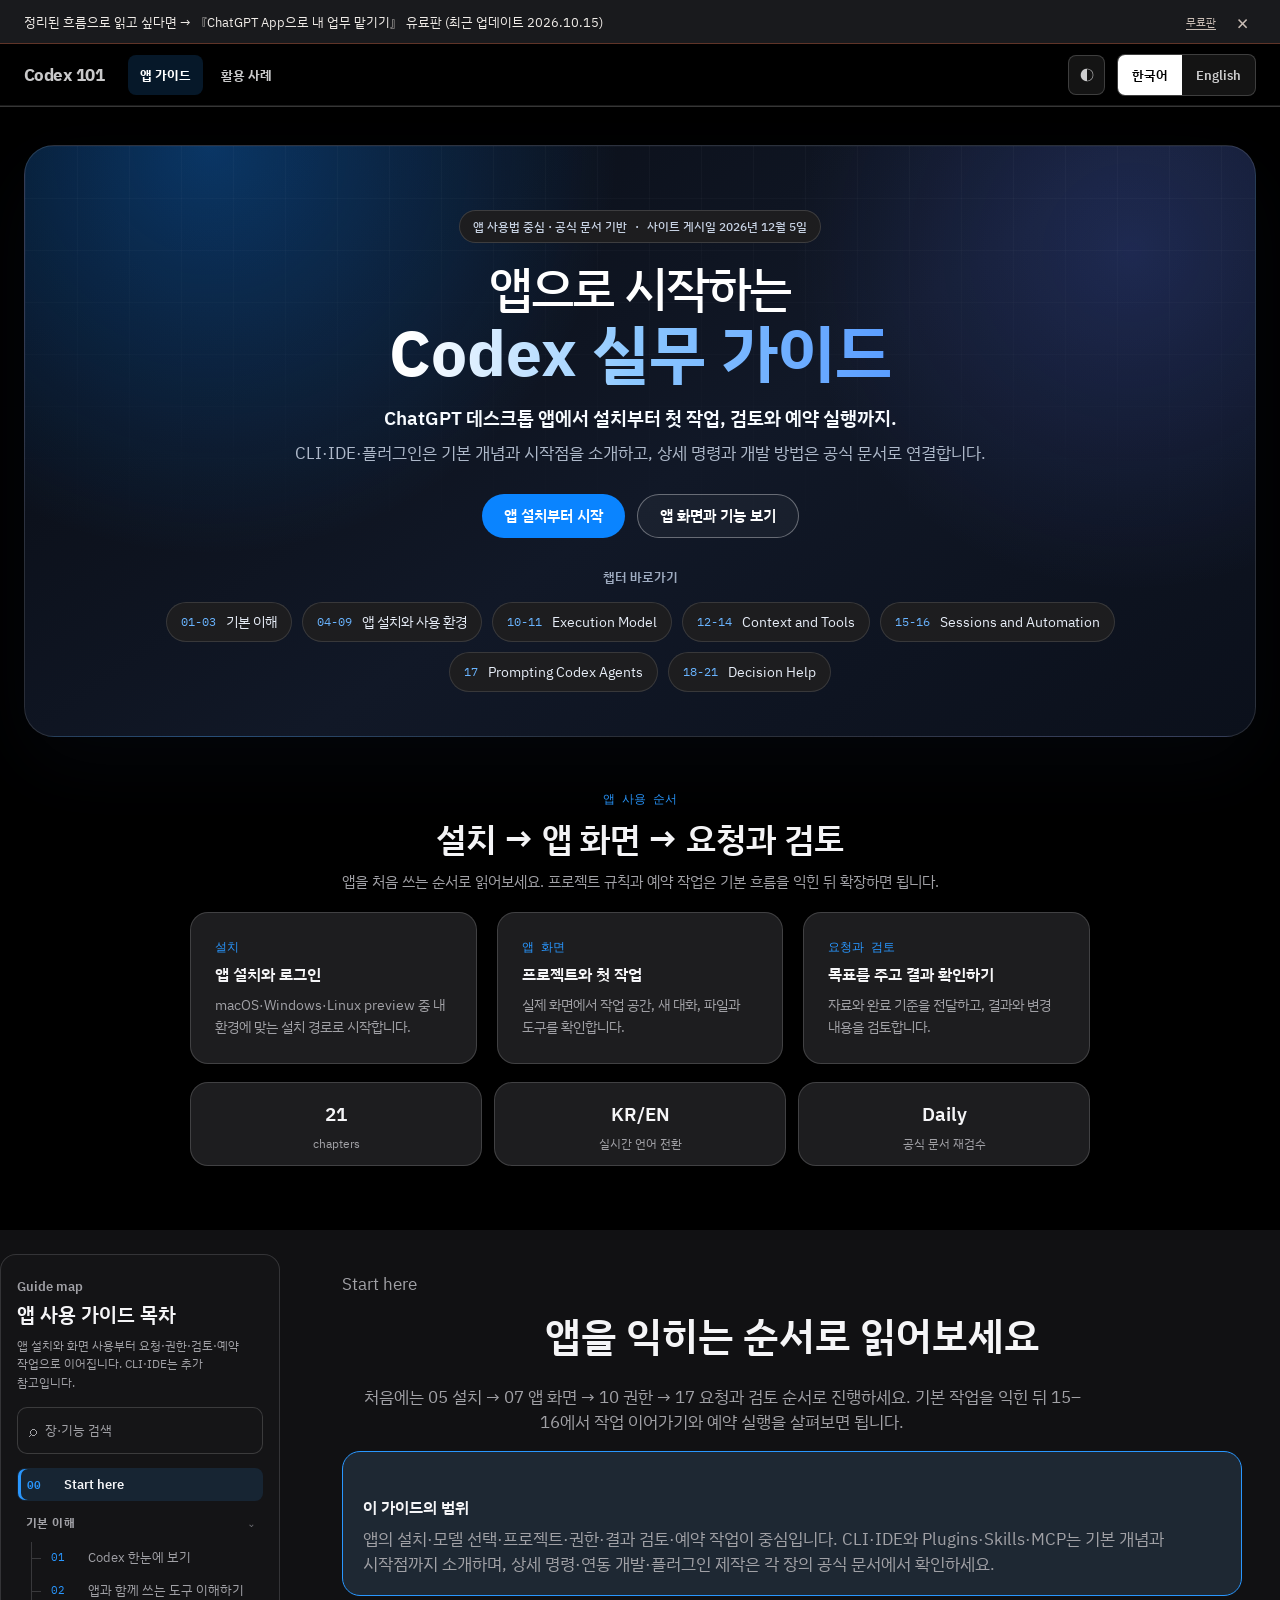
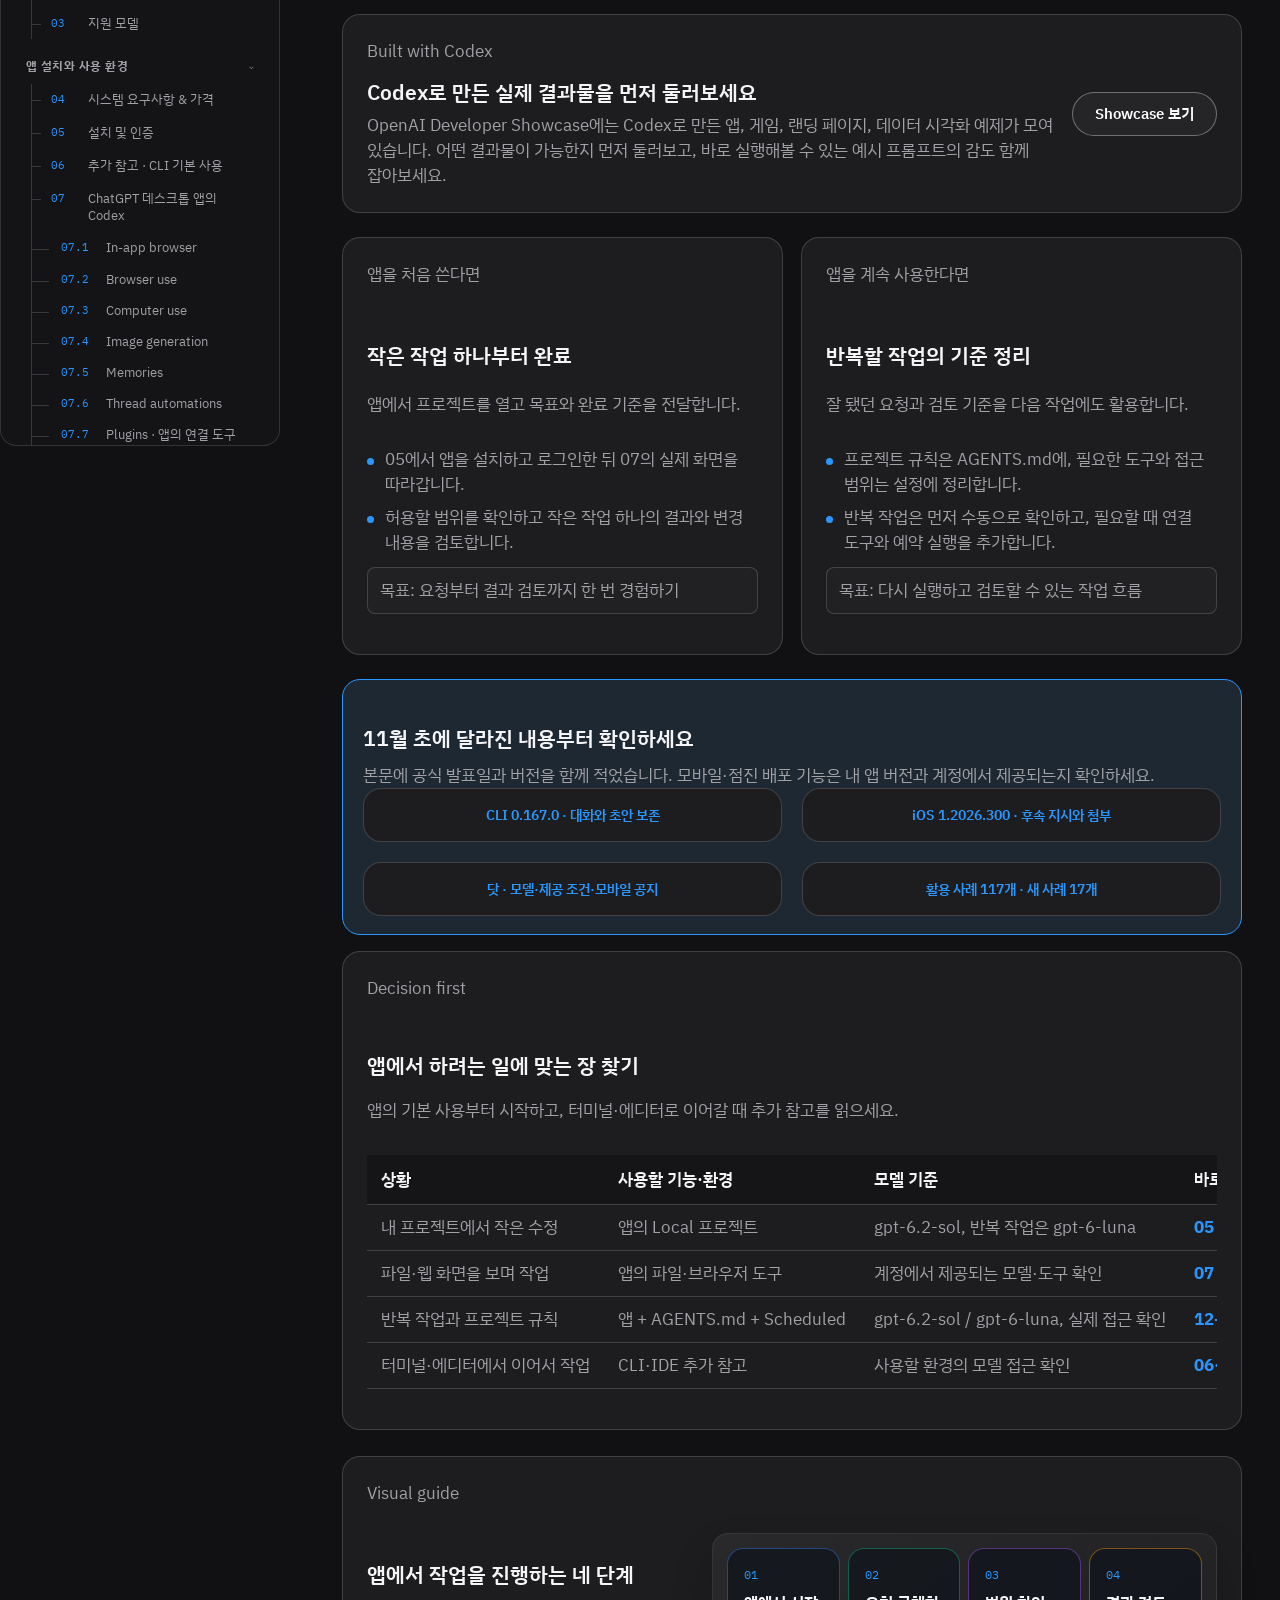
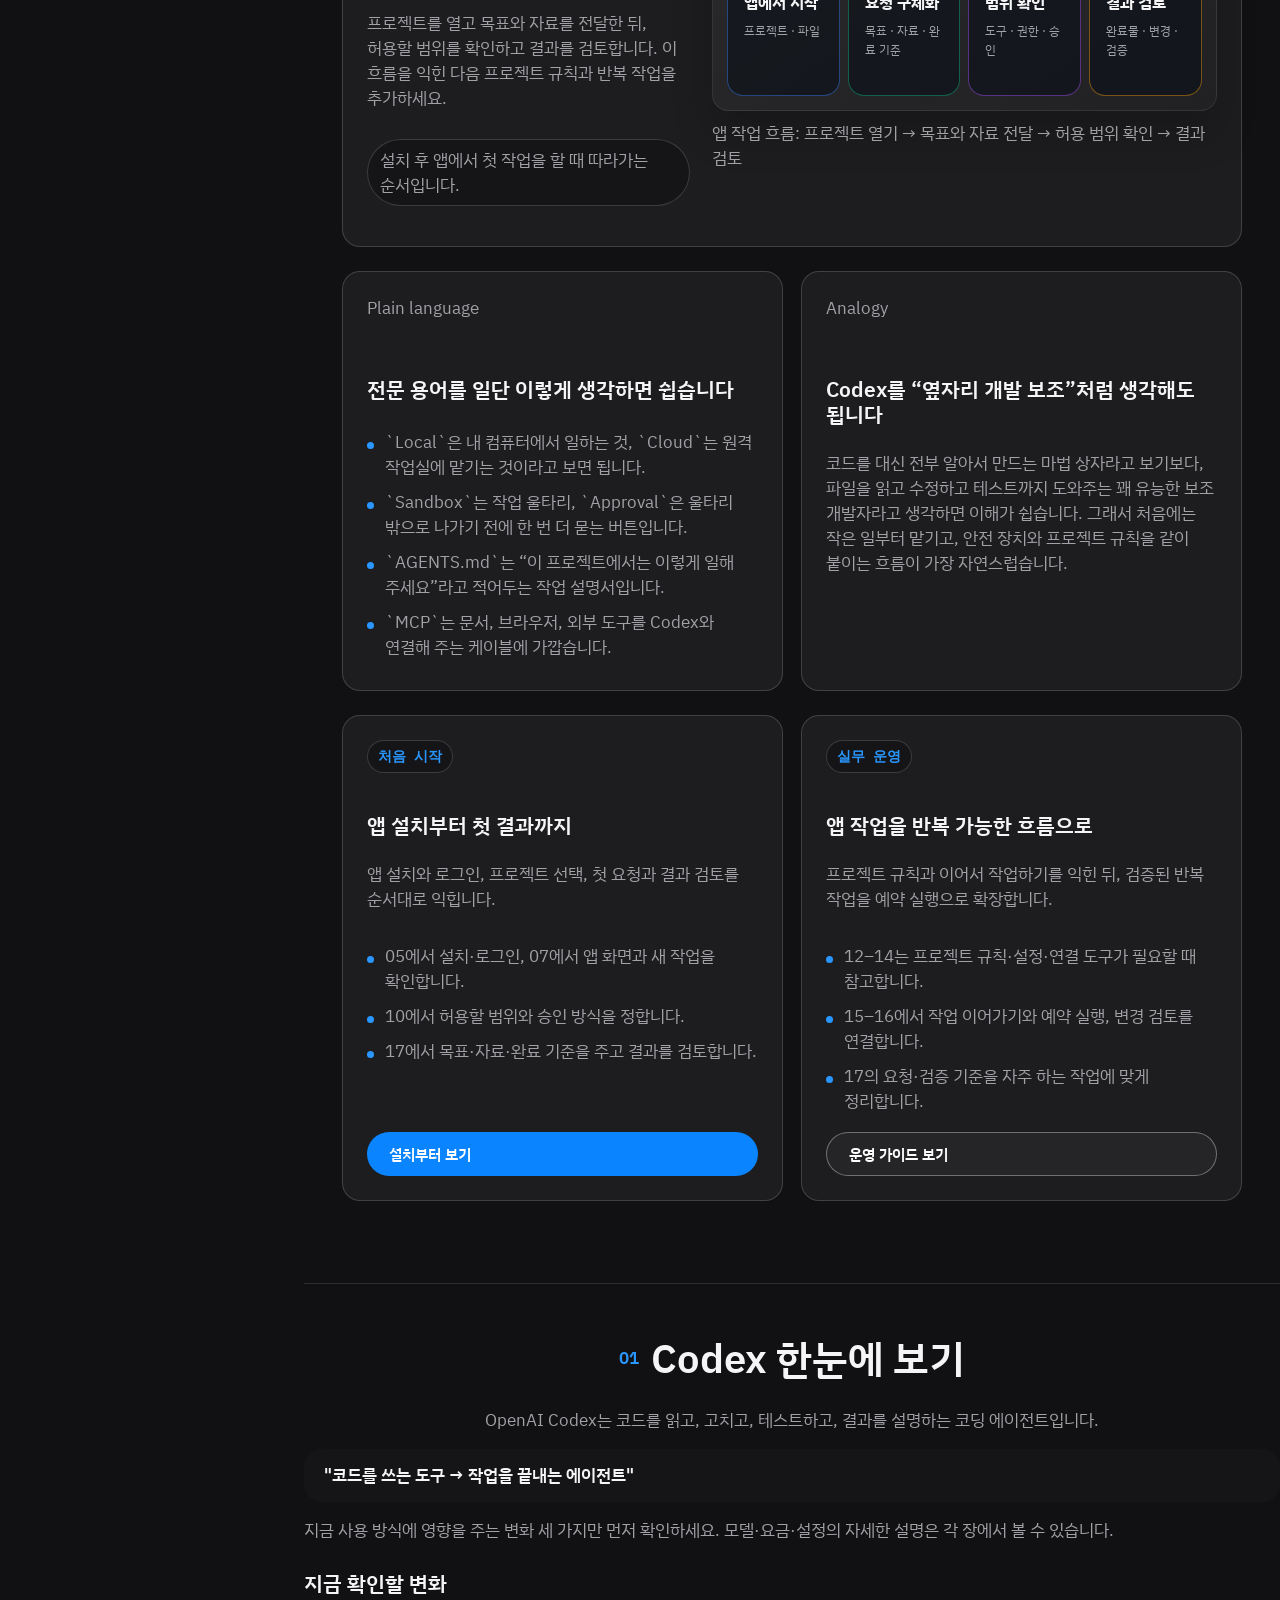
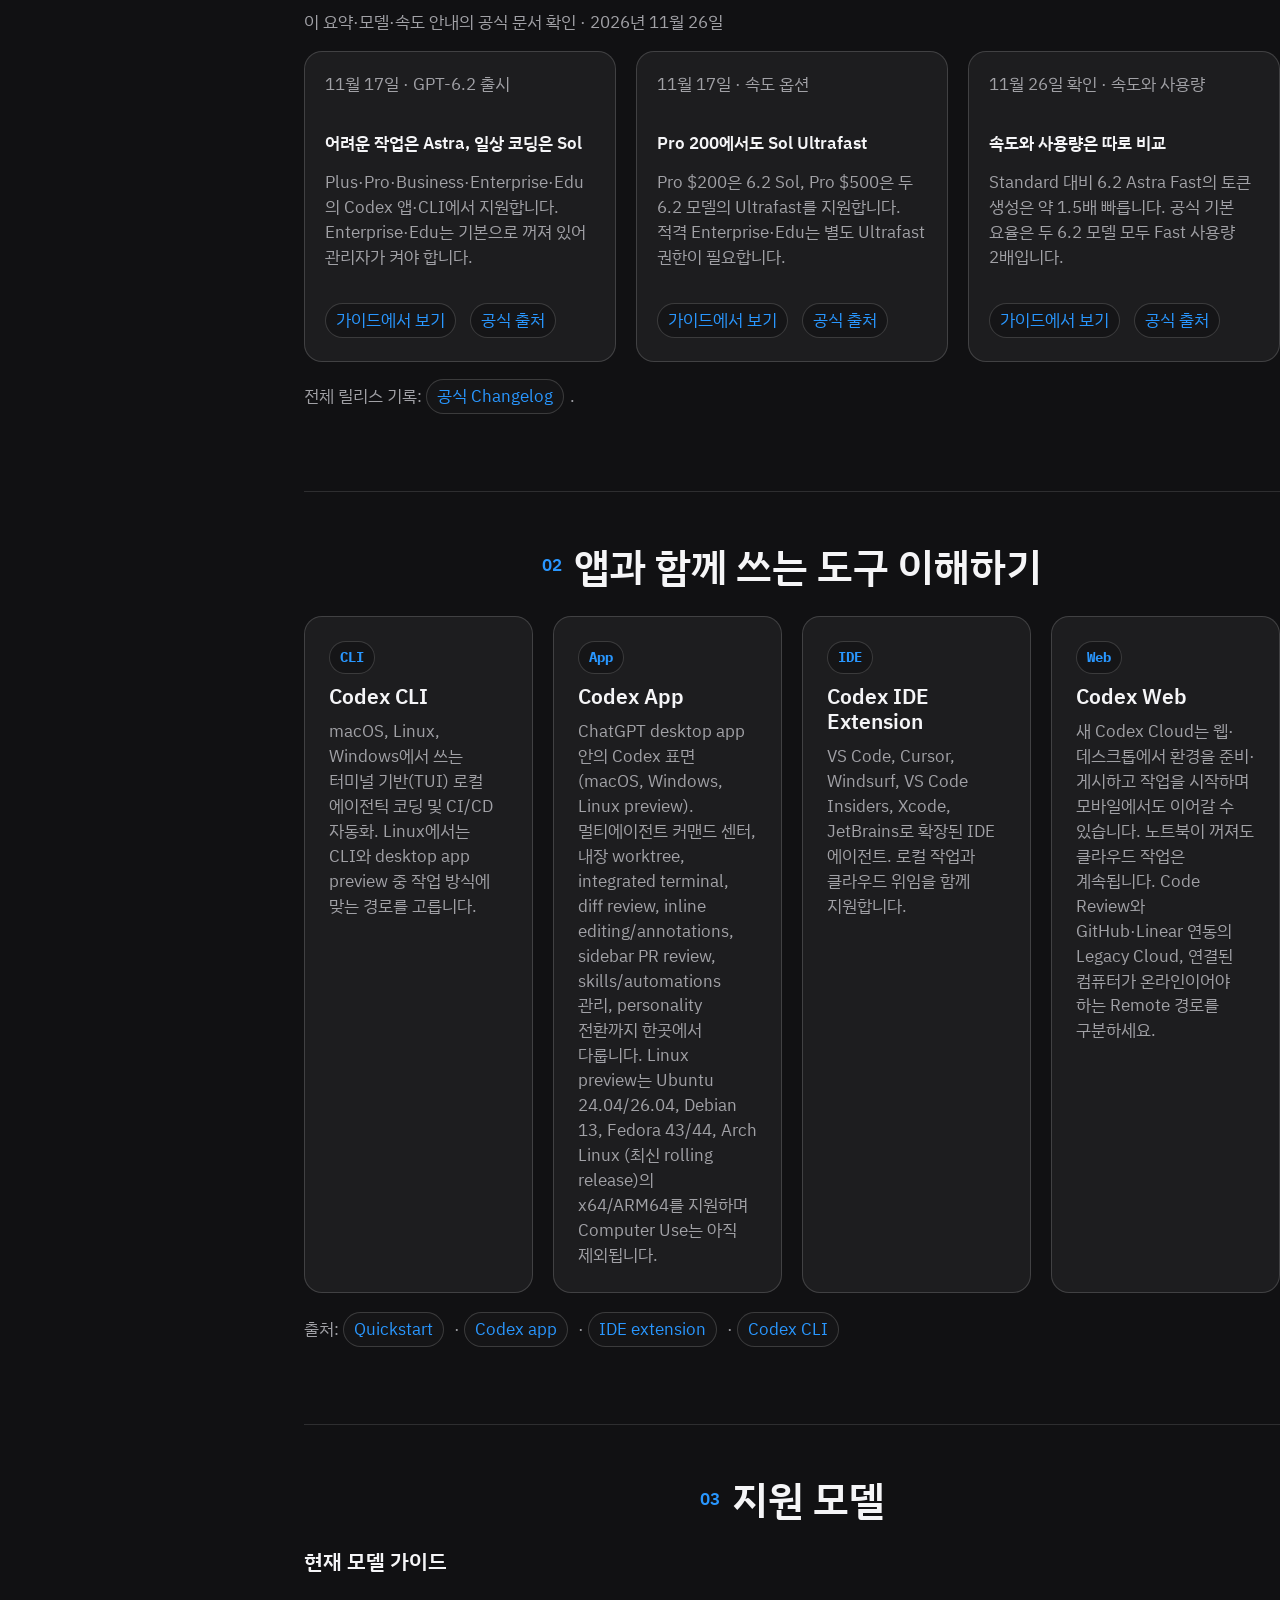
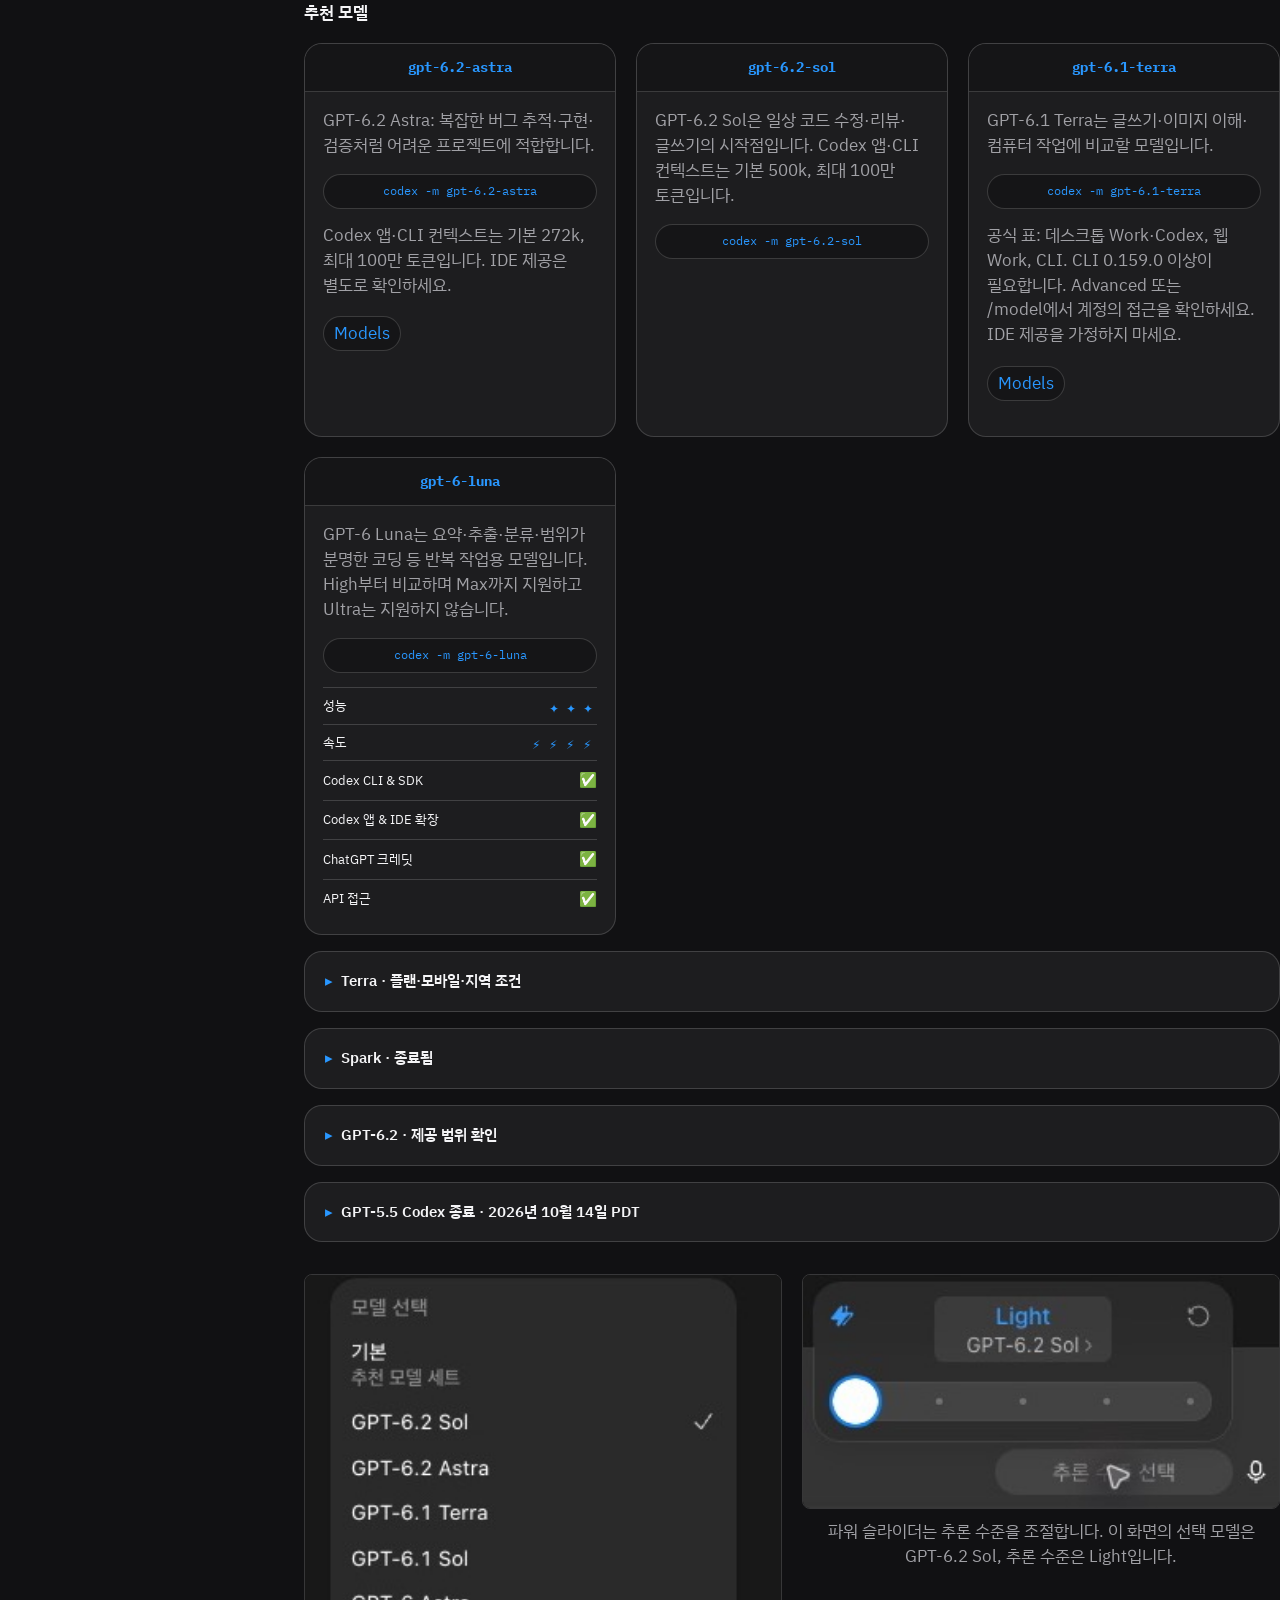
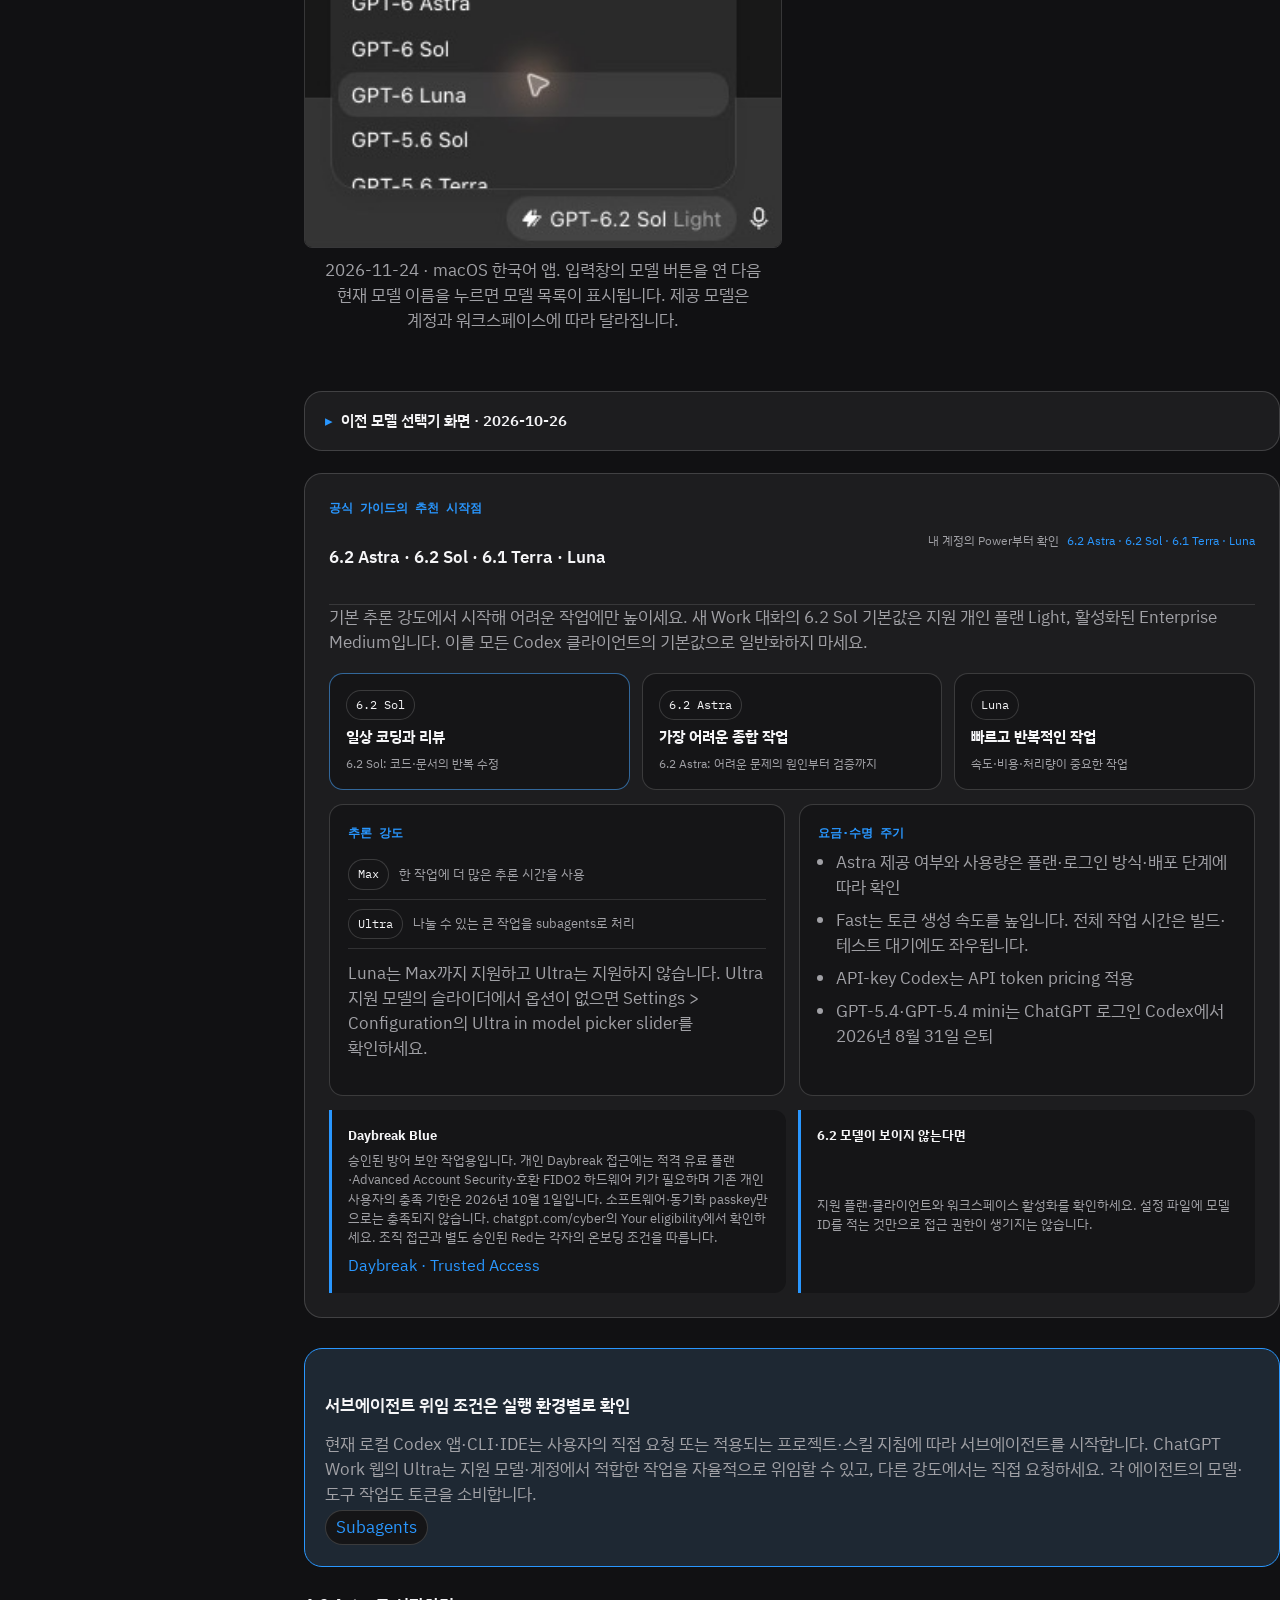
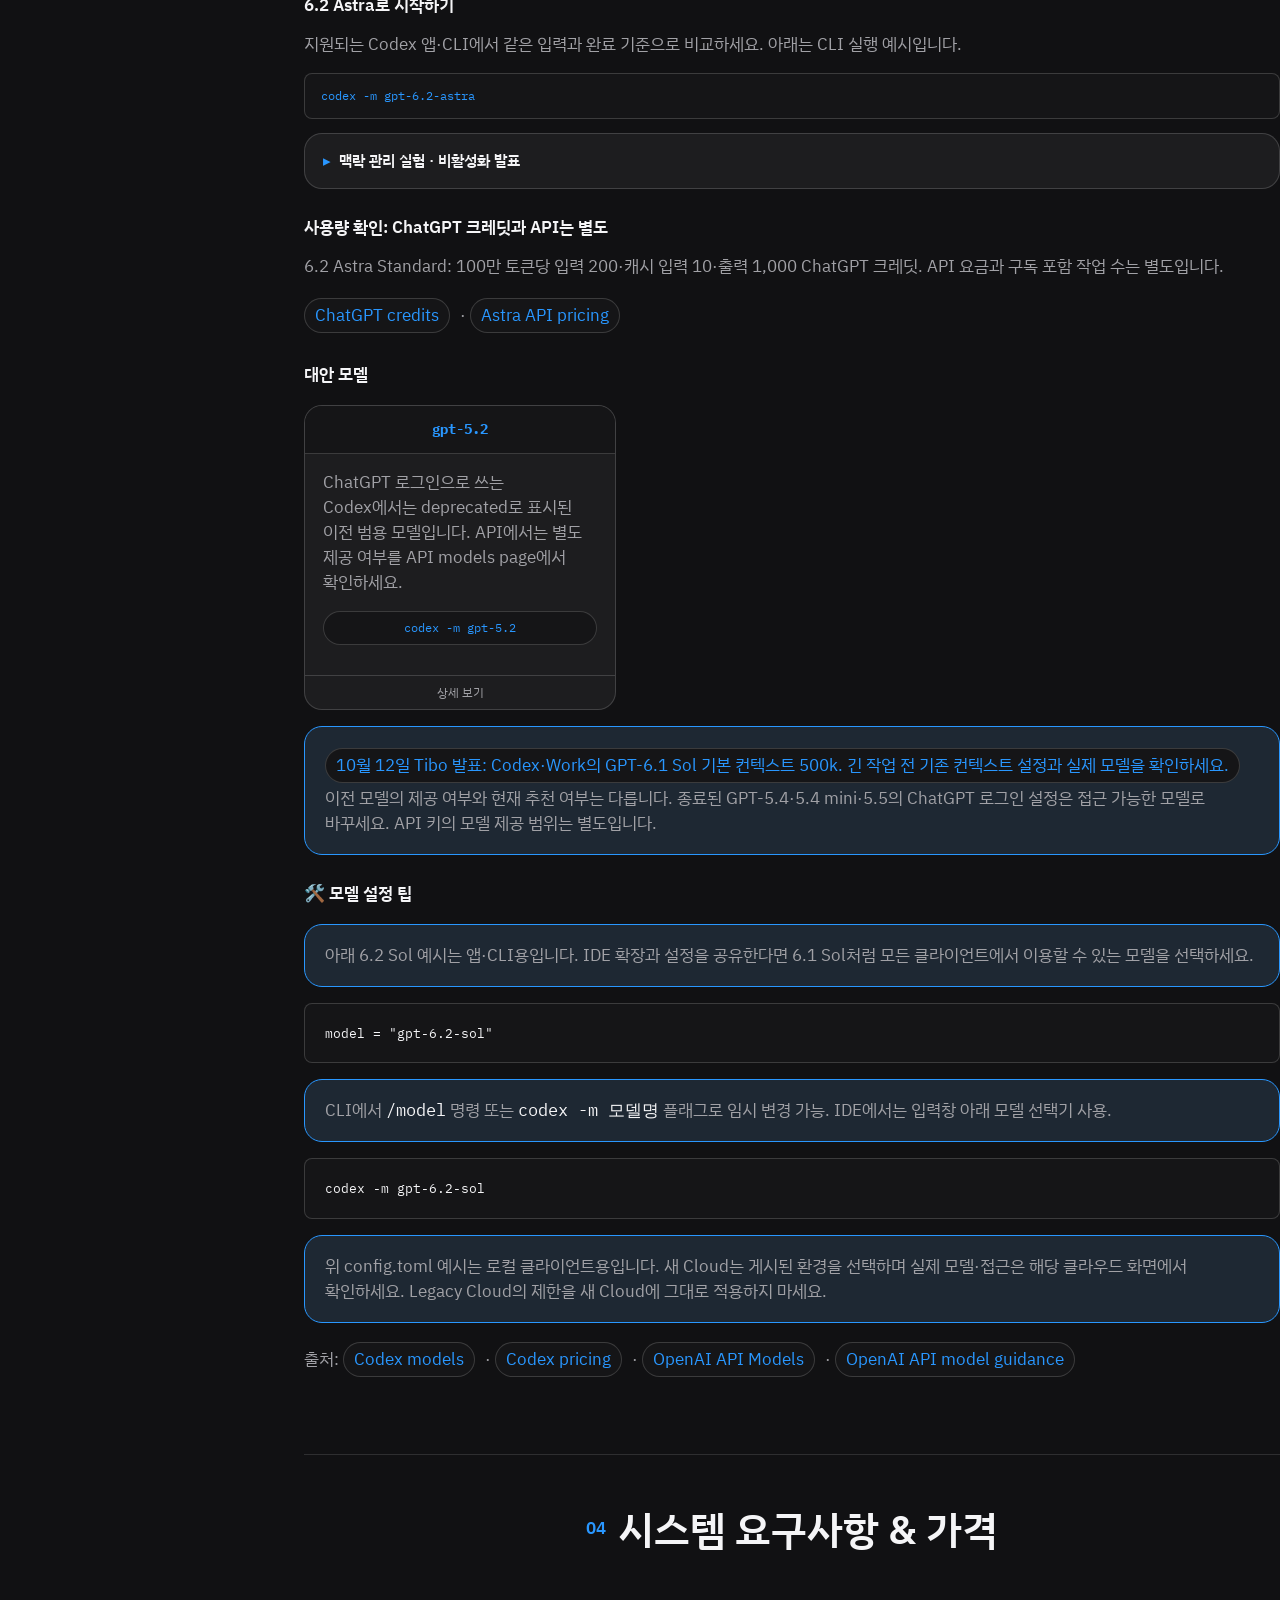
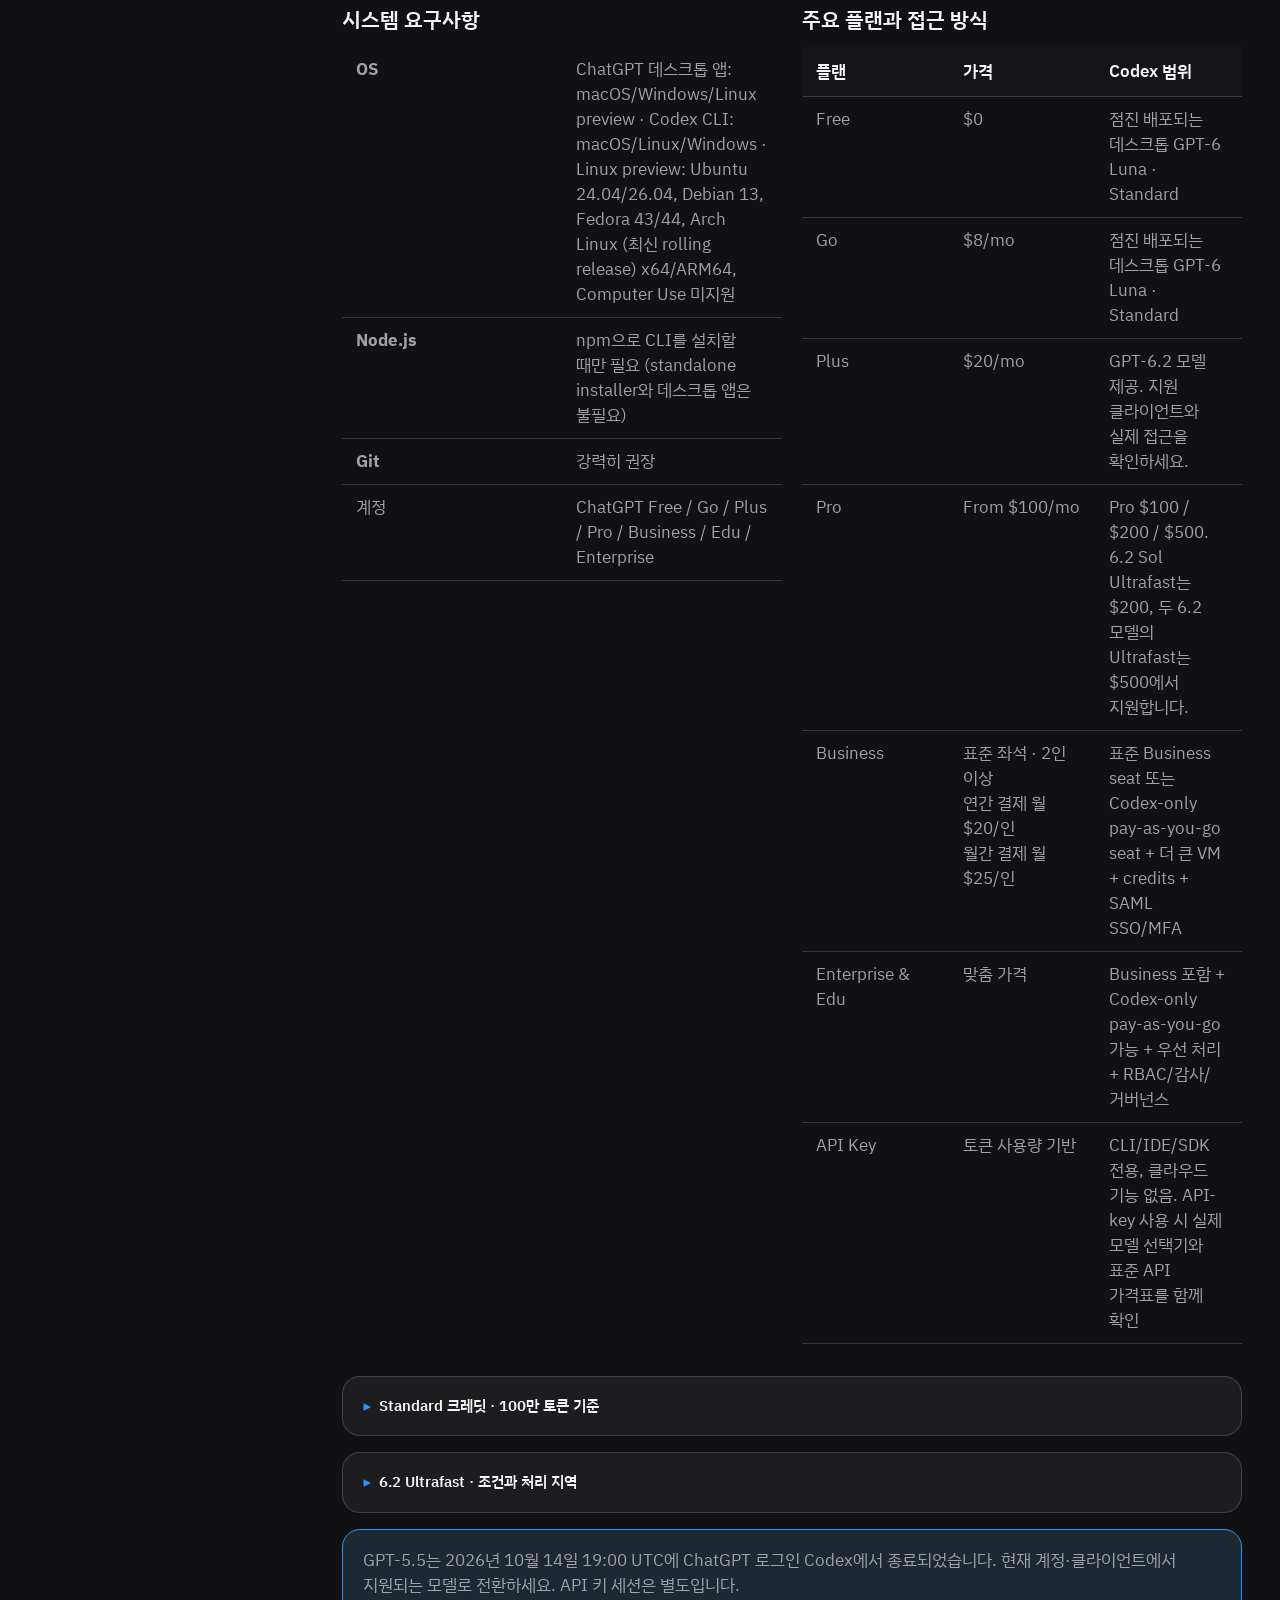
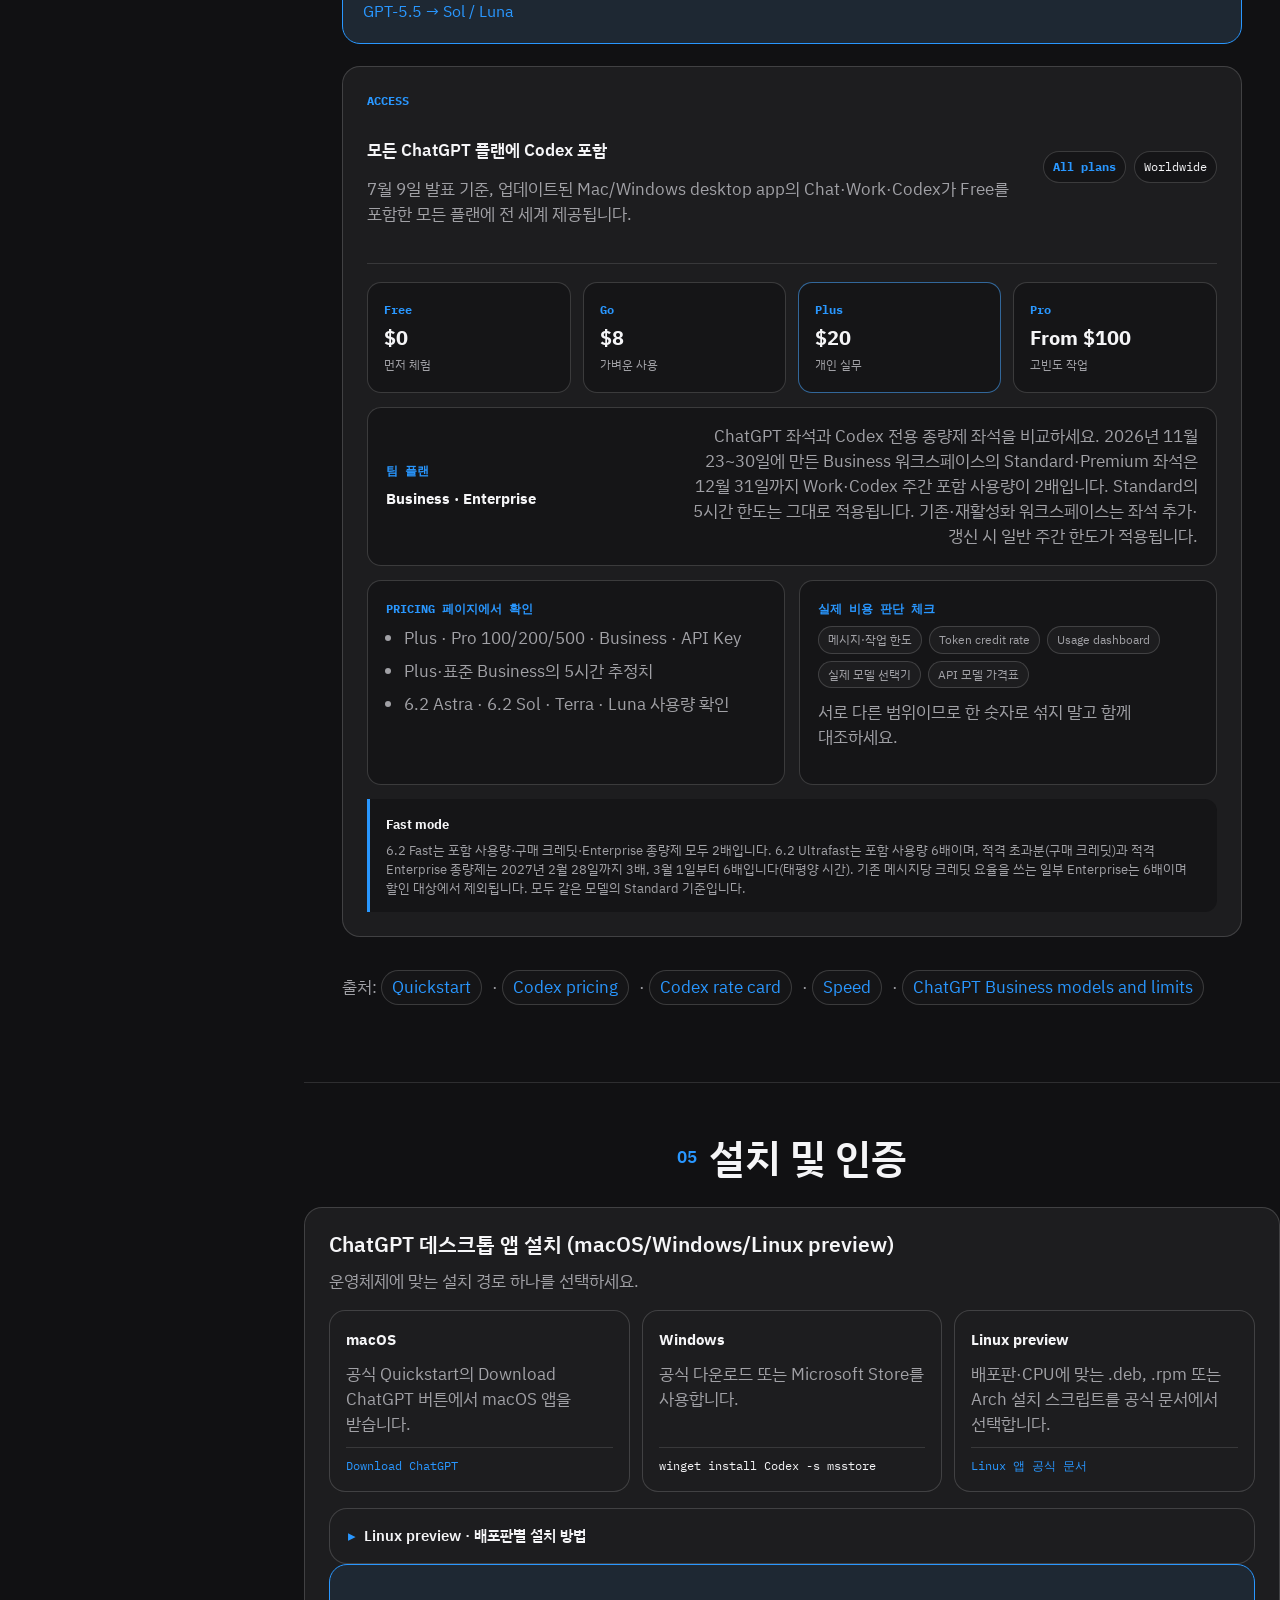
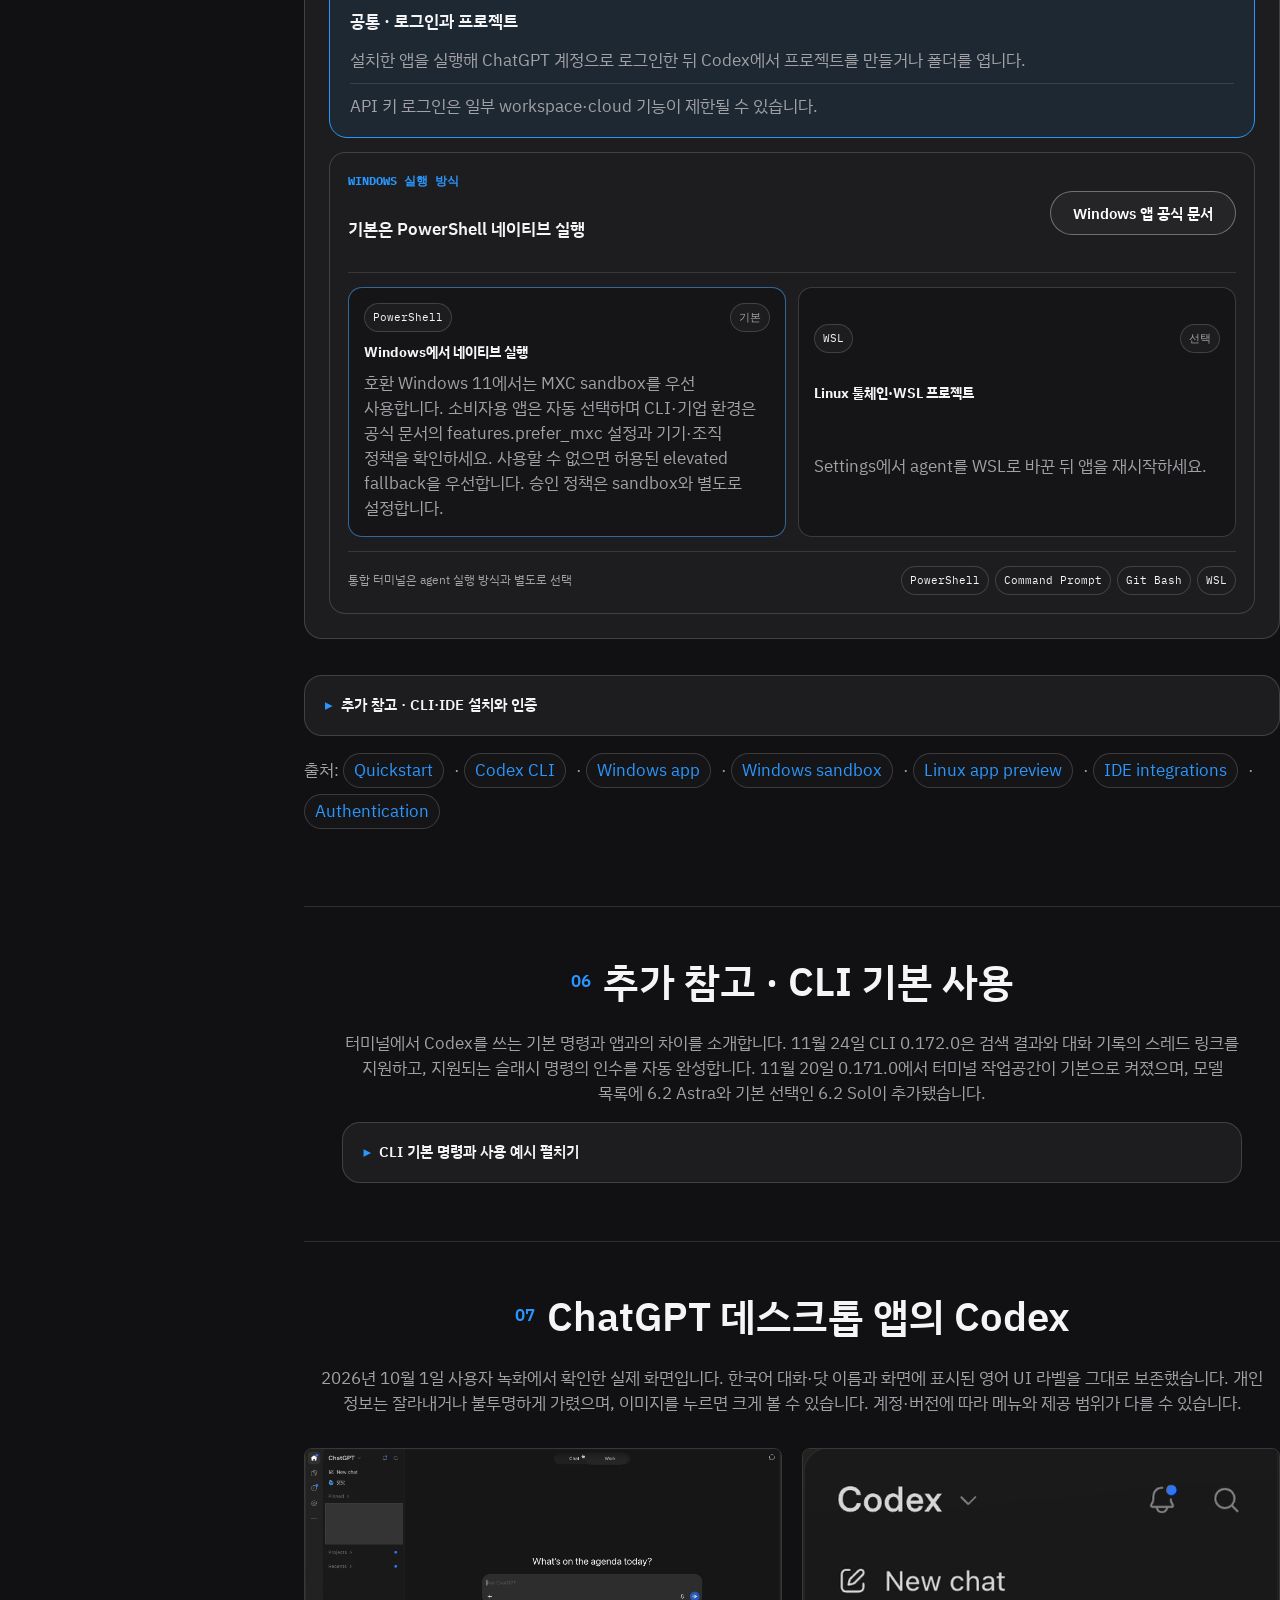
<file: index.html>
<!DOCTYPE html>
<html lang="ko">

<head>
    <meta charset="UTF-8" />
    <meta name="viewport" content="width=device-width, initial-scale=1.0" />
    <title>Codex 101 — 데스크톱 앱 사용 가이드</title>
    <meta name="description"
        content="ChatGPT 데스크톱 앱의 Codex를 설치하고 프로젝트·모델·권한·결과 검토·예약 작업을 익히는 한영 가이드입니다. CLI·IDE·플러그인은 기본 개념과 공식 문서 연결로 소개합니다." />
    <meta property="og:title" content="Codex 101 — 데스크톱 앱 사용 가이드" />
    <meta property="og:description"
        content="ChatGPT 데스크톱 앱의 Codex를 설치하고 프로젝트·모델·권한·결과 검토·예약 작업을 익히는 한영 가이드입니다. CLI·IDE·플러그인은 기본 개념과 공식 문서 연결로 소개합니다." />
    <meta property="og:type" content="website" />
    <link rel="icon" href="images/codex_cli.png" />
    <link rel="preconnect" href="https://fonts.googleapis.com" />
    <link rel="preconnect" href="https://fonts.gstatic.com" crossorigin />
    <link
        href="https://fonts.googleapis.com/css2?family=IBM+Plex+Mono:wght@400;500&family=IBM+Plex+Sans+KR:wght@400;500;600;700&family=Space+Grotesk:wght@500;700&display=swap"
        rel="stylesheet" />
    <link rel="stylesheet" href="style.css?v=20261124-recent-updates" />
</head>

<body data-page="home" data-updated="2026-11-28">
    <a class="skip-link" href="#toc" data-i18n="skip_to_content">본문으로 바로가기</a>
    <script src="ebook-banner.js?v=20261016-ebook-banner"></script>
    <!-- Language Toggle -->
    <nav class="top-bar">
        <div class="top-bar-inner">
            <a href="index.html" class="logo">Codex 101</a>
            <nav class="site-nav" id="site-page-nav" aria-label="Codex 101 pages">
                <a href="index.html" class="site-nav-link active" aria-current="page" data-i18n="nav_guide">앱 가이드</a>
                <a href="use-cases.html" class="site-nav-link" data-i18n="nav_use_cases">활용 사례</a>
            </nav>
            <div class="top-bar-actions">
                <button id="theme-toggle" class="icon-btn" title="Toggle theme" aria-label="Toggle theme">🌙</button>
                <label class="mobile-language"><span class="sr-only" data-i18n="mobile_language">언어</span><select id="mobile-language"><option value="ko">KO</option><option value="en">EN</option></select></label>
                <button class="mobile-page-menu" type="button" aria-expanded="false" aria-controls="site-page-nav" data-i18n="mobile_page_menu">메뉴</button>
                <div class="lang-switch">
                    <button class="lang-btn active" data-lang="ko">한국어</button>
                    <button class="lang-btn" data-lang="en">English</button>
                </div>
            </div>
        </div>
        <div class="reading-progress" aria-hidden="true">
            <span id="reading-progress-bar" class="reading-progress-bar"></span>
        </div>
    </nav>

    <!-- Hero -->
    <header class="hero">
        <div class="hero-glow"></div>
        <div class="container">
            <div class="hero-layout">
                <div class="hero-copy">
                    <p class="hero-badge">
                        <span data-i18n="hero_badge_prefix">앱 사용법 중심 · 공식 문서 기반</span>
                        <span id="site-published-separator" aria-hidden="true" hidden> · </span>
                        <span id="site-published" hidden><span data-i18n="site_published_label">사이트 게시일</span> <time></time></span>
                    </p>
                    <h1 class="hero-title" data-i18n="hero_title"><span class="hero-title-lead">앱으로 시작하는</span><span class="hero-title-focus">Codex 실무 가이드</span></h1>
                    <p class="hero-sub" data-i18n="hero_sub"><span class="hero-sub-lead">ChatGPT 데스크톱 앱에서 설치부터 첫 작업, 검토와 예약 실행까지.</span><span class="hero-sub-detail">CLI·IDE·플러그인은 기본 개념과 시작점을 소개하고, 상세 명령과 개발 방법은 공식 문서로 연결합니다.</span></p>
                    <div class="hero-cta">
                        <a href="#s5" class="btn btn-primary"><span class="desktop-label" data-i18n="hero_cta">앱 설치부터 시작</span><span class="mobile-label" data-i18n="mobile_cta_start">설치 시작</span></a>
                        <a href="#s7" class="btn btn-ghost"><span class="desktop-label" data-i18n="hero_cta_secondary">앱 화면과 기능 보기</span><span class="mobile-label" data-i18n="mobile_cta_screens">앱 화면</span></a>
                    </div>
                    <div class="hero-jump-wrap" id="chapter-jumps">
                        <p class="hero-jump-kicker" data-i18n="hero_jump_label">챕터 바로가기</p>
                        <div class="hero-jump-list" aria-label="Chapter quick jumps">
                            <a href="#s1" class="hero-jump">
                                <span class="hero-jump-num">01-03</span>
                                <span class="hero-jump-text" data-i18n="toc_home_1_t">기본 이해</span>
                            </a>
                            <a href="#s4" class="hero-jump">
                                <span class="hero-jump-num">04-09</span>
                                <span class="hero-jump-text" data-i18n="toc_home_2_t">앱 설치와 사용 환경</span>
                            </a>
                            <a href="#s10" class="hero-jump">
                                <span class="hero-jump-num">10-11</span>
                                <span class="hero-jump-text" data-i18n="toc_home_3_t">Execution Model</span>
                            </a>
                            <a href="#s12" class="hero-jump">
                                <span class="hero-jump-num">12-14</span>
                                <span class="hero-jump-text" data-i18n="toc_home_4_t">Context and Tools</span>
                            </a>
                            <a href="#s15" class="hero-jump">
                                <span class="hero-jump-num">15-16</span>
                                <span class="hero-jump-text" data-i18n="toc_home_5_t">Sessions and Automation</span>
                            </a>
                            <a href="#s17" class="hero-jump">
                                <span class="hero-jump-num">17</span>
                                <span class="hero-jump-text" data-i18n="toc_home_6_t">Prompting Codex Agents</span>
                            </a>
                            <a href="#s18" class="hero-jump">
                                <span class="hero-jump-num">18-21</span>
                                <span class="hero-jump-text" data-i18n="toc_home_7_t">Decision Help</span>
                            </a>
                        </div>
                    </div>
                </div>
                <aside class="hero-rail mobile-disclosure" aria-label="Guide launch points">
                    <button class="mobile-disclosure-toggle" type="button" aria-expanded="true" aria-controls="mobile-start-path" data-i18n="mobile_start_path">처음 쓰는 순서 보기</button>
                    <div class="mobile-disclosure-body" id="mobile-start-path">
                    <div class="hero-rail-card hero-rail-intro">
                        <p class="hero-rail-kicker" data-i18n="hero_panel_kicker">앱 사용 순서</p>
                        <h2 class="hero-rail-title" data-i18n="hero_panel_title">설치 → 앱 화면 → 요청과 검토</h2>
                        <p class="hero-rail-desc" data-i18n="hero_panel_desc">앱을 처음 쓰는 순서로 읽어보세요. 프로젝트 규칙과 예약 작업은 기본 흐름을 익힌 뒤 확장하면 됩니다.</p>
                    </div>
                    <div class="hero-path-grid">
                        <a href="#s5" class="hero-path-card">
                            <span class="hero-path-tag" data-i18n="hero_path_1_tag">설치</span>
                            <strong class="hero-path-title" data-i18n="hero_path_1_title">앱 설치와 로그인</strong>
                            <span class="hero-path-desc" data-i18n="hero_path_1_desc">macOS·Windows·Linux preview 중 내 환경에 맞는 설치 경로로 시작합니다.</span>
                        </a>
                        <a href="#s7" class="hero-path-card">
                            <span class="hero-path-tag" data-i18n="hero_path_2_tag">앱 화면</span>
                            <strong class="hero-path-title" data-i18n="hero_path_2_title">프로젝트와 첫 작업</strong>
                            <span class="hero-path-desc" data-i18n="hero_path_2_desc">실제 화면에서 작업 공간, 새 대화, 파일과 도구를 확인합니다.</span>
                        </a>
                        <a href="#s17" class="hero-path-card">
                            <span class="hero-path-tag" data-i18n="hero_path_3_tag">요청과 검토</span>
                            <strong class="hero-path-title" data-i18n="hero_path_3_title">목표를 주고 결과 확인하기</strong>
                            <span class="hero-path-desc" data-i18n="hero_path_3_desc">자료와 완료 기준을 전달하고, 결과와 변경 내용을 검토합니다.</span>
                        </a>
                    </div>
                    <div class="hero-signal-row" aria-label="Guide snapshot">
                        <div class="hero-signal">
                            <span class="hero-signal-value">21</span>
                            <span class="hero-signal-label" data-i18n="hero_signal_1">chapters</span>
                        </div>
                        <div class="hero-signal">
                            <span class="hero-signal-value">KR/EN</span>
                            <span class="hero-signal-label" data-i18n="hero_signal_2">live language toggle</span>
                        </div>
                        <div class="hero-signal">
                            <span class="hero-signal-value">Daily</span>
                            <span class="hero-signal-label" data-i18n="hero_signal_3">official-doc review</span>
                        </div>
                    </div>
                    </div>
                </aside>
            </div>
        </div>
    </header>

    <!-- Main Content -->
    <main class="main-content guide-page home-page" id="toc" tabindex="-1">
        <div class="container guide-shell home-shell">
            <aside class="guide-sidebar home-sidebar">
                <div class="guide-sidebar-inner home-sidebar-inner">
                    <div class="home-sidebar-header">
                        <div>
                            <p class="guide-sidebar-kicker" data-i18n="home_nav_kicker">Guide map</p>
                            <h2 class="guide-sidebar-title" data-i18n="home_nav_title">앱 사용 가이드 목차</h2>
                        </div>
                        <button class="home-nav-mobile-toggle" id="home-nav-mobile-toggle" type="button"
                            aria-expanded="false" aria-controls="home-nav">
                            <span id="home-nav-mobile-label" data-i18n="home_nav_mobile_toggle">목차 열기</span>
                            <span class="home-nav-mobile-chevron" aria-hidden="true">⌄</span>
                        </button>
                    </div>
                    <p class="guide-sidebar-lead" data-i18n="home_nav_lead">앱 설치와 화면 사용부터 요청·권한·검토·예약 작업으로 이어집니다. CLI·IDE는 추가 참고입니다.</p>
                    <label class="home-nav-search" for="home-nav-search-input">
                        <span class="sr-only" data-i18n="home_nav_search_label">목차 검색</span>
                        <span class="home-nav-search-icon" aria-hidden="true">⌕</span>
                        <input id="home-nav-search-input" type="search" autocomplete="off"
                            data-i18n="home_nav_search_placeholder" placeholder="장·기능 검색" />
                    </label>
                    <nav class="home-nav" id="home-nav" aria-label="Codex 101 sections" role="tree">
                        <!-- JS injects home nav groups -->
                    </nav>
                </div>
            </aside>

            <div class="guide-main home-main">

            <section class="section overview-section" id="start-here">
                <div class="mobile-disclosure overview-disclosure">
                    <button class="mobile-disclosure-toggle" type="button" aria-expanded="true" aria-controls="mobile-introduction" data-i18n="mobile_introduction">가이드 소개·예시 더 보기</button>
                    <div class="mobile-disclosure-body" id="mobile-introduction">
                <p class="overview-kicker" data-i18n="overview_kicker">Start here</p>
                <h2 data-i18n="overview_title">앱을 익히는 순서로 읽어보세요</h2>
                <p class="overview-lead" data-i18n="overview_lead">처음에는 05 설치 → 07 앱 화면 → 10 권한 → 17 요청과 검토 순서로 진행하세요. 기본 작업을 익힌 뒤 15–16에서 작업 이어가기와 예약 실행을 살펴보면 됩니다.</p>
                <div class="callout guide-scope-note" id="guide-scope"><h3 data-i18n="guide_scope_title">이 가이드의 범위</h3><p data-i18n="guide_scope_desc">앱의 설치·모델 선택·프로젝트·권한·결과 검토·예약 작업이 중심입니다. CLI·IDE와 Plugins·Skills·MCP는 기본 개념과 시작점까지 소개하며, 상세 명령·연동 개발·플러그인 제작은 각 장의 공식 문서에서 확인하세요.</p></div>

                <div class="showcase-card">
                    <div>
                        <p class="overview-action-kicker" data-i18n="showcase_kicker">Built with Codex</p>
                        <h3 data-i18n="showcase_title">Codex로 만든 실제 결과물을 먼저 둘러보세요</h3>
                        <p data-i18n="showcase_desc">OpenAI Developer Showcase에는 Codex로 만든 앱, 게임, 랜딩 페이지, 데이터 시각화 예제가 모여 있습니다. 어떤 결과물이 가능한지 먼저 둘러보고, 바로 실행해볼 수 있는 예시 프롬프트의 감도 함께 잡아보세요.</p>
                    </div>
                    <a href="https://developers.openai.com/showcase" target="_blank" class="btn btn-secondary" data-i18n="showcase_cta">Showcase 보기</a>
                </div>

                <div class="overview-lens-grid">
                    <article class="overview-lens-card">
                        <p class="overview-action-kicker" data-i18n="overview_lens_beginner_kicker">앱을 처음 쓴다면</p>
                        <h3 data-i18n="overview_lens_beginner_title">작은 작업 하나부터 완료</h3>
                        <p data-i18n="overview_lens_beginner_desc">앱에서 프로젝트를 열고 목표와 완료 기준을 전달합니다.</p>
                        <ul class="overview-action-list">
                            <li data-i18n="overview_lens_beginner_s1">05에서 앱을 설치하고 로그인한 뒤 07의 실제 화면을 따라갑니다.</li>
                            <li data-i18n="overview_lens_beginner_s2">허용할 범위를 확인하고 작은 작업 하나의 결과와 변경 내용을 검토합니다.</li>
                        </ul>
                        <p class="overview-lens-outcome" data-i18n="overview_lens_beginner_outcome">목표: 요청부터 결과 검토까지 한 번 경험하기</p>
                    </article>

                    <article class="overview-lens-card overview-lens-card-pro">
                        <p class="overview-action-kicker" data-i18n="overview_lens_pro_kicker">앱을 계속 사용한다면</p>
                        <h3 data-i18n="overview_lens_pro_title">반복할 작업의 기준 정리</h3>
                        <p data-i18n="overview_lens_pro_desc">잘 됐던 요청과 검토 기준을 다음 작업에도 활용합니다.</p>
                        <ul class="overview-action-list">
                            <li data-i18n="overview_lens_pro_s1">프로젝트 규칙은 AGENTS.md에, 필요한 도구와 접근 범위는 설정에 정리합니다.</li>
                            <li data-i18n="overview_lens_pro_s2">반복 작업은 먼저 수동으로 확인하고, 필요할 때 연결 도구와 예약 실행을 추가합니다.</li>
                        </ul>
                        <p class="overview-lens-outcome" data-i18n="overview_lens_pro_outcome">목표: 다시 실행하고 검토할 수 있는 작업 흐름</p>
                    </article>
                </div>

                <div class="callout" id="november-updates">
                    <h3 data-i18n="nov8_scope_t">11월 초에 달라진 내용부터 확인하세요</h3>
                    <p data-i18n="nov8_scope_d">본문에 공식 발표일과 버전을 함께 적었습니다. 모바일·점진 배포 기능은 내 앱 버전과 계정에서 제공되는지 확인하세요.</p>
                    <div class="link-grid">
                        <a href="#cli167" class="link-card" data-i18n="nov8_cli_link">CLI 0.167.0 · 대화와 초안 보존</a>
                        <a href="#ios300-release-note" class="link-card" data-i18n="nov8_ios_link">iOS 1.2026.300 · 후속 지시와 첨부</a>
                        <a href="#dots-nov4" class="link-card" data-i18n="nov8_dots_link">닷 · 모델·제공 조건·모바일 공지</a>
                        <a href="use-cases.html" class="link-card" data-i18n="nov8_catalog_link">활용 사례 117개 · 새 사례 17개</a>
                    </div>
                </div>

                <div class="overview-decision-card">
                    <div class="overview-decision-head">
                        <p class="overview-action-kicker" data-i18n="overview_decision_kicker">Decision first</p>
                        <h3 data-i18n="overview_decision_title">앱에서 하려는 일에 맞는 장 찾기</h3>
                        <p data-i18n="overview_decision_desc">앱의 기본 사용부터 시작하고, 터미널·에디터로 이어갈 때 추가 참고를 읽으세요.</p>
                    </div>
                    <div class="table-wrap">
                        <table class="overview-decision-table">
                            <thead>
                                <tr>
                                    <th data-i18n="overview_decision_th_case">상황</th>
                                    <th data-i18n="overview_decision_th_surface">사용할 기능·환경</th>
                                    <th data-i18n="overview_decision_th_model">모델 기준</th>
                                    <th data-i18n="overview_decision_th_next">바로 읽을 곳</th>
                                </tr>
                            </thead>
                            <tbody>
                                <tr>
                                    <td data-i18n="overview_decision_local_case">내 프로젝트에서 작은 수정</td>
                                    <td data-i18n="overview_decision_local_surface">앱의 Local 프로젝트</td>
                                    <td data-i18n="overview_decision_local_model">gpt-6.2-sol, 반복 작업은 gpt-6-luna</td>
                                    <td><a href="#s5" data-i18n="overview_decision_local_next">05 설치 → 07 앱 화면</a></td>
                                </tr>
                                <tr>
                                    <td data-i18n="overview_decision_ide_case">파일·웹 화면을 보며 작업</td>
                                    <td data-i18n="overview_decision_ide_surface">앱의 파일·브라우저 도구</td>
                                    <td data-i18n="overview_decision_ide_model">계정에서 제공되는 모델·도구 확인</td>
                                    <td><a href="#s7" data-i18n="overview_decision_ide_next">07 앱 화면과 기능</a></td>
                                </tr>
                                <tr>
                                    <td data-i18n="overview_decision_team_case">반복 작업과 프로젝트 규칙</td>
                                    <td data-i18n="overview_decision_team_surface">앱 + AGENTS.md + Scheduled</td>
                                    <td data-i18n="overview_decision_team_model">gpt-6.2-sol / gpt-6-luna, 실제 접근 확인</td>
                                    <td><a href="#s12" data-i18n="overview_decision_team_next">12-16 운영 설정</a></td>
                                </tr>
                                <tr>
                                    <td data-i18n="overview_decision_review_case">터미널·에디터에서 이어서 작업</td>
                                    <td data-i18n="overview_decision_review_surface">CLI·IDE 추가 참고</td>
                                    <td data-i18n="overview_decision_review_model">사용할 환경의 모델 접근 확인</td>
                                    <td><a href="#s6" data-i18n="overview_decision_review_next">06·08 기본 사용 참고</a></td>
                                </tr>
                            </tbody>
                        </table>
                    </div>
                </div>

                <div class="overview-visual-card overview-visual-card-intro">
                    <div class="overview-visual-copy">
                        <p class="overview-action-kicker" data-i18n="overview_visual_kicker">Visual guide</p>
                        <h3 data-i18n="overview_visual_title">앱에서 작업을 진행하는 네 단계</h3>
                        <p data-i18n="overview_visual_desc">프로젝트를 열고 목표와 자료를 전달한 뒤, 허용할 범위를 확인하고 결과를 검토합니다. 이 흐름을 익힌 다음 프로젝트 규칙과 반복 작업을 추가하세요.</p>
                        <p class="overview-visual-meta" data-i18n="overview_visual_meta">설치 후 앱에서 첫 작업을 할 때 따라가는 순서입니다.</p>
                    </div>
                    <figure class="overview-visual-figure overview-flow-figure">
                        <div class="flow-diagram onboarding-flow" role="img" data-i18n-aria-label="overview_visual_aria" aria-label="Codex onboarding flow">
                            <div class="flow-stage flow-stage-surface"><span class="flow-num">01</span><strong data-i18n="overview_flow_1_t">앱에서 시작</strong><span data-i18n="overview_flow_1_d">프로젝트 · 파일</span></div>
                            <div class="flow-connector" aria-hidden="true">→</div>
                            <div class="flow-stage flow-stage-safe"><span class="flow-num">02</span><strong data-i18n="overview_flow_2_t">요청 구체화</strong><span data-i18n="overview_flow_2_d">목표 · 자료 · 완료 기준</span></div>
                            <div class="flow-connector" aria-hidden="true">→</div>
                            <div class="flow-stage flow-stage-context"><span class="flow-num">03</span><strong data-i18n="overview_flow_3_t">범위 확인</strong><span data-i18n="overview_flow_3_d">도구 · 권한 · 승인</span></div>
                            <div class="flow-connector" aria-hidden="true">→</div>
                            <div class="flow-stage flow-stage-verify"><span class="flow-num">04</span><strong data-i18n="overview_flow_4_t">결과 검토</strong><span data-i18n="overview_flow_4_d">완료물 · 변경 · 검증</span></div>
                        </div>
                        <figcaption data-i18n="overview_visual_caption">앱 작업 흐름: 프로젝트 열기 → 목표와 자료 전달 → 허용 범위 확인 → 결과 검토</figcaption>
                    </figure>
                </div>

                <div class="overview-bridge-grid">
                    <article class="overview-bridge-card">
                        <p class="overview-action-kicker" data-i18n="overview_plain_kicker">Plain language</p>
                        <h3 data-i18n="overview_plain_title">전문 용어를 일단 이렇게 생각하면 쉽습니다</h3>
                        <ul class="overview-list">
                            <li data-i18n="overview_plain_1">`Local`은 내 컴퓨터에서 일하는 것, `Cloud`는 원격 작업실에 맡기는 것이라고 보면 됩니다.</li>
                            <li data-i18n="overview_plain_2">`Sandbox`는 작업 울타리, `Approval`은 울타리 밖으로 나가기 전에 한 번 더 묻는 버튼입니다.</li>
                            <li data-i18n="overview_plain_3">`AGENTS.md`는 “이 프로젝트에서는 이렇게 일해 주세요”라고 적어두는 작업 설명서입니다.</li>
                            <li data-i18n="overview_plain_4">`MCP`는 문서, 브라우저, 외부 도구를 Codex와 연결해 주는 케이블에 가깝습니다.</li>
                        </ul>
                    </article>

                    <article class="overview-bridge-card overview-bridge-card-pro">
                        <p class="overview-action-kicker" data-i18n="overview_analogy_kicker">Analogy</p>
                        <h3 data-i18n="overview_analogy_title">Codex를 “옆자리 개발 보조”처럼 생각해도 됩니다</h3>
                        <p data-i18n="overview_analogy_desc">코드를 대신 전부 알아서 만드는 마법 상자라고 보기보다, 파일을 읽고 수정하고 테스트까지 도와주는 꽤 유능한 보조 개발자라고 생각하면 이해가 쉽습니다. 그래서 처음에는 작은 일부터 맡기고, 안전 장치와 프로젝트 규칙을 같이 붙이는 흐름이 가장 자연스럽습니다.</p>
                    </article>
                </div>

                <div class="overview-track-grid">
                    <article class="track-card">
                        <span class="product-icon" data-i18n="overview_beginner_tag">처음 시작</span>
                        <h3 data-i18n="overview_beginner_title">앱 설치부터 첫 결과까지</h3>
                        <p data-i18n="overview_beginner_desc">앱 설치와 로그인, 프로젝트 선택, 첫 요청과 결과 검토를 순서대로 익힙니다.</p>
                        <ul class="overview-list">
                            <li data-i18n="overview_beginner_p1">05에서 설치·로그인, 07에서 앱 화면과 새 작업을 확인합니다.</li>
                            <li data-i18n="overview_beginner_p2">10에서 허용할 범위와 승인 방식을 정합니다.</li>
                            <li data-i18n="overview_beginner_p3">17에서 목표·자료·완료 기준을 주고 결과를 검토합니다.</li>
                        </ul>
                        <a href="#s5" class="btn btn-primary" data-i18n="overview_beginner_cta">설치부터 보기</a>
                    </article>

                    <article class="track-card track-card-pro">
                        <span class="product-icon" data-i18n="overview_pro_tag">실무 운영</span>
                        <h3 data-i18n="overview_pro_title">앱 작업을 반복 가능한 흐름으로</h3>
                        <p data-i18n="overview_pro_desc">프로젝트 규칙과 이어서 작업하기를 익힌 뒤, 검증된 반복 작업을 예약 실행으로 확장합니다.</p>
                        <ul class="overview-list">
                            <li data-i18n="overview_pro_p1">12–14는 프로젝트 규칙·설정·연결 도구가 필요할 때 참고합니다.</li>
                            <li data-i18n="overview_pro_p2">15–16에서 작업 이어가기와 예약 실행, 변경 검토를 연결합니다.</li>
                            <li data-i18n="overview_pro_p3">17의 요청·검증 기준을 자주 하는 작업에 맞게 정리합니다.</li>
                        </ul>
                        <a href="#s12" class="btn btn-secondary" data-i18n="overview_pro_cta">운영 가이드 보기</a>
                    </article>
                </div>

                    </div>
                </div>
            </section>

            <!-- Section 1 -->
            <section class="section" id="s1">
                <h2><span class="section-num">01</span> <span data-i18n="s1_title">Codex 한눈에 보기</span></h2>
                <p data-i18n="s1_intro">OpenAI Codex는 코드를 읽고, 고치고, 테스트하고, 결과를 설명하는 코딩 에이전트입니다.</p>
                <blockquote data-i18n="s1_philosophy">"코드를 쓰는 도구 → 작업을 끝내는 에이전트"</blockquote>
                <p data-i18n="s1_desc">지금 사용 방식에 영향을 주는 변화 세 가지만 먼저 확인하세요. 모델·요금·설정의 자세한 설명은 각 장에서 볼 수 있습니다.</p>
                <h3 data-i18n="s1_timeline_title">지금 확인할 변화</h3>
                <p class="command-refs" data-i18n="s1_checked">이 요약·모델·속도 안내의 공식 문서 확인 · 2026년 11월 26일</p>
                <!-- Keep at most three current, actionable highlights. Replace rather than append;
                     verify official sources and the checked date. Link to the official Changelog for history. -->
                <div class="tip-grid current-updates" id="current-updates">
                    <article class="tip-card">
                        <p class="update-date" data-i18n="s1_sol_date">11월 17일 · GPT-6.2 출시</p>
                        <h4 data-i18n="s1_sol_title">어려운 작업은 Astra, 일상 코딩은 Sol</h4>
                        <p data-i18n="s1_sol_desc">Plus·Pro·Business·Enterprise·Edu의 Codex 앱·CLI에서 지원합니다. Enterprise·Edu는 기본으로 꺼져 있어 관리자가 켜야 합니다.</p>
                        <p class="command-refs"><a href="#s3" data-i18n="s1_guide_link">가이드에서 보기</a> <a href="https://learn.chatgpt.com/docs/pricing#feature-availability" target="_blank" rel="noopener noreferrer" data-i18n="s1_official_link">공식 출처</a></p>
                    </article>
                    <article class="tip-card">
                        <p class="update-date" data-i18n="s1_retire_date">11월 17일 · 속도 옵션</p>
                        <h4 data-i18n="s1_retire_title">Pro 200에서도 Sol Ultrafast</h4>
                        <p data-i18n="s1_retire_desc">Pro $200은 6.2 Sol, Pro $500은 두 6.2 모델의 Ultrafast를 지원합니다. 적격 Enterprise·Edu는 별도 Ultrafast 권한이 필요합니다.</p>
                        <p class="command-refs"><a href="#ultrafast29" data-i18n="s1_guide_link">가이드에서 보기</a> <a href="https://learn.chatgpt.com/docs/whats-new/gpt-62-astra-sol" target="_blank" rel="noopener noreferrer" data-i18n="s1_official_link">공식 출처</a></p>
                    </article>
                    <article class="tip-card">
                        <p class="update-date" data-i18n="s1_security_date">11월 26일 확인 · 속도와 사용량</p>
                        <h4 data-i18n="s1_security_title">속도와 사용량은 따로 비교</h4>
                        <p data-i18n="s1_security_desc">Standard 대비 6.2 Astra Fast의 토큰 생성은 약 1.5배 빠릅니다. 공식 기본 요율은 두 6.2 모델 모두 Fast 사용량 2배입니다.</p>
                        <p class="command-refs"><a href="#s4" data-i18n="s1_guide_link">가이드에서 보기</a> <a href="https://learn.chatgpt.com/docs/agent-configuration/speed#fast-mode" target="_blank" rel="noopener noreferrer" data-i18n="s1_official_link">공식 출처</a></p>
                    </article>
                </div>
                <p class="command-refs" data-i18n-html="s1_refs">전체 릴리스 기록: <a href="https://learn.chatgpt.com/docs/changelog" target="_blank" rel="noopener noreferrer">공식 Changelog</a>.</p>
            </section>

            <!-- Section 2 -->
            <section class="section" id="s2">
                <h2><span class="section-num">02</span> <span data-i18n="s2_title">앱과 함께 쓰는 도구 이해하기</span></h2>
                <div class="card-grid product-suite-grid">
                    <div class="product-card">
                        <div class="product-icon">CLI</div>
                        <h3>Codex CLI</h3>
                        <p data-i18n="s2_cli">터미널 기반(TUI) 로컬 에이전틱 코딩 및 CI/CD 자동화. Linux에서는 CLI와 desktop app preview 중 작업 방식에 맞는 경로를 고릅니다.</p>
                    </div>
                    <div class="product-card">
                        <div class="product-icon">App</div>
                        <h3>Codex App</h3>
                        <p data-i18n="s2_app">ChatGPT desktop app 안의 Codex 표면(macOS, Windows, Linux preview). 멀티에이전트 커맨드 센터, 내장 worktree, integrated terminal, diff review, inline editing/annotations, sidebar PR review, skills/automations 관리, personality 전환까지 한곳에서 다룹니다. Linux preview는 Ubuntu 24.04/26.04, Debian 13, Fedora 43/44, Arch Linux (최신 rolling release)의 x64/ARM64를 지원하며 Computer Use는 아직 제외됩니다.</p>
                    </div>
                    <div class="product-card">
                        <div class="product-icon">IDE</div>
                        <h3>Codex IDE Extension</h3>
                        <p data-i18n="s2_ide">VS Code, Cursor, Windsurf, VS Code Insiders, Xcode, JetBrains로 확장된 IDE 에이전트. 로컬 작업과 클라우드 위임을 함께 지원합니다.</p>
                    </div>
                    <div class="product-card">
                        <div class="product-icon">Web</div>
                        <h3>Codex Web</h3>
                        <p data-i18n="s2_cloud">새 Codex Cloud는 웹·데스크톱에서 환경을 준비·게시하고 작업을 시작하며 모바일에서도 이어갈 수 있습니다. 노트북이 꺼져도 클라우드 작업은 계속됩니다. Code Review와 GitHub·Linear 연동의 Legacy Cloud, 연결된 컴퓨터가 온라인이어야 하는 Remote 경로를 구분하세요.</p>
                    </div>
                </div>
                <p class="command-refs" data-i18n-html="s2_refs">출처: <a href="https://developers.openai.com/codex/quickstart/" target="_blank">Quickstart</a> · <a href="https://developers.openai.com/codex/app" target="_blank">Codex app</a> · <a href="https://developers.openai.com/codex/ide" target="_blank">IDE extension</a> · <a href="https://developers.openai.com/codex/cli" target="_blank">Codex CLI</a></p>

            </section>

            <!-- Section 3: Supported Models -->
            <section class="section" id="s3">
                <h2><span class="section-num">03</span> <span data-i18n="s3_title">지원 모델</span></h2>



                <h3 data-i18n="s3_models_title">현재 모델 가이드</h3>

                <h4 data-i18n="s3_rec_title">⭐ 추천 모델</h4>
                <div class="model-grid recommended-models">
<div class="model-card"><div class="model-banner">gpt-6.2-astra</div><div class="model-body"><p class="model-desc" data-i18n="astra_desc">GPT-6.2 Astra: 복잡한 버그 추적·구현·검증처럼 어려운 프로젝트에 적합합니다.</p><div class="model-cmd">codex -m gpt-6.2-astra</div><p data-i18n="astra_access">Codex 앱·CLI 컨텍스트는 기본 272k, 최대 100만 토큰입니다. IDE 제공은 별도로 확인하세요.</p><p class="command-refs"><a href="https://learn.chatgpt.com/docs/models" target="_blank" rel="noopener noreferrer">Models</a></p></div></div>
                    <!-- GPT-6.2 Sol -->
                    <div class="model-card">
                        <div class="model-banner">gpt-6.2-sol</div>
                        <div class="model-body">
                            <p class="model-desc" data-i18n="m0_f">GPT-6.2 Sol은 일상 코드 수정·리뷰·글쓰기의 시작점입니다. Codex 앱·CLI 컨텍스트는 기본 500k, 최대 100만 토큰입니다.</p>
                            <div class="model-cmd">codex -m gpt-6.2-sol</div>
                        </div>
                    </div>
<div class="model-card"><div class="model-banner">gpt-6.1-terra</div><div class="model-body"><p class="model-desc" data-i18n="terra_desc">GPT-6.1 Terra는 글쓰기·이미지 이해·컴퓨터 작업에 비교할 모델입니다.</p><div class="model-cmd">codex -m gpt-6.1-terra</div><p data-i18n="terra_access">공식 표: 데스크톱 Work·Codex, 웹 Work, CLI. CLI 0.159.0 이상이 필요합니다. Advanced 또는 /model에서 계정의 접근을 확인하세요. IDE 제공을 가정하지 마세요.</p><p class="command-refs"><a href="https://learn.chatgpt.com/docs/models" target="_blank" rel="noopener noreferrer">Models</a></p></div></div>
                    <!-- GPT-6 Luna -->
                    <div class="model-card">
                        <div class="model-banner">gpt-6-luna</div>
                        <div class="model-body">
                            <p class="model-desc" data-i18n="m1mini_f">GPT-6 Luna는 요약·추출·분류·범위가 분명한 코딩 등 반복 작업용 모델입니다. High부터 비교하며 Max까지 지원하고 Ultra는 지원하지 않습니다.</p>
                            <div class="model-cmd">codex -m gpt-6-luna</div>
                            <div class="model-features">
                                <div class="model-feat-row"><span class="model-feat-label"
                                        data-i18n="feat_cap">Capability</span><span class="model-feat-value"><span
                                            class="dot-filled">✦</span><span class="dot-filled">✦</span><span
                                            class="dot-filled">✦</span></span></div>
                                <div class="model-feat-row"><span class="model-feat-label"
                                        data-i18n="feat_spd">Speed</span><span class="model-feat-value"><span
                                            class="dot-filled">⚡</span><span class="dot-filled">⚡</span><span
                                            class="dot-filled">⚡</span><span class="dot-filled">⚡</span></span></div>
                                <div class="model-feat-row"><span class="model-feat-label" data-i18n="feat_cli">Codex
                                        CLI & SDK</span><span class="check-yes">✅</span></div>
                                <div class="model-feat-row"><span class="model-feat-label" data-i18n="feat_app">Codex
                                        app & IDE extension</span><span class="check-yes">✅</span></div>
                                <div class="model-feat-row"><span class="model-feat-label"
                                        data-i18n="feat_credits">ChatGPT Credits</span><span class="check-yes">✅</span>
                                </div>
                                <div class="model-feat-row"><span class="model-feat-label" data-i18n="feat_api">API
                                        Access</span><span class="check-yes">✅</span></div>
                            </div>
                        </div>
                    </div>

                </div>
<details class="guide-details" id="terra-availability"><summary data-i18n="terra_scope_t">Terra · 플랜·모바일·지역 조건</summary><div class="guide-details-body"><p data-i18n="terra_scope_d">10월 26일 공식 발표는 Plus·Pro·Business·Enterprise·Edu의 Work·Codex 제공을 명시합니다. 모바일 Work에서도 지원하지만 Chat 모델은 아니며 UAE 추론 지역은 지원하지 않습니다. Enterprise는 워크스페이스 제공 여부와 관리자 설정을 확인하세요. 실제 계정의 Advanced 목록과 도구 접근을 별도로 확인하세요.</p><p class="command-refs"><a href="https://learn.chatgpt.com/docs/changelog" target="_blank" rel="noopener noreferrer">OpenAI · 2026-10-26</a> <a href="https://learn.chatgpt.com/docs/models" target="_blank" rel="noopener noreferrer">Models</a></p></div></details>
<details class="guide-details" id="spark-model-status">
                        <summary data-i18n="spark_status_t">Spark · 종료됨</summary>
                        <div class="guide-details-body">
                            <p class="model-desc" style="word-break: keep-all; overflow-wrap: anywhere" data-i18n="m3_f">2026년 2월 12일 공개된 텍스트 전용 research preview. 9월 14일 종료되어 현재 선택할 수 없습니다.</p>
                        </div>
                    </details>
<details class="guide-details" id="sol6-rollout"><summary data-i18n="sol6_t">GPT-6.2 · 제공 범위 확인</summary><div class="guide-details-body"><p style="word-break: keep-all; overflow-wrap: anywhere" data-i18n="sol6_d">Plus·Pro·Business·Enterprise·Edu의 Codex 앱·CLI와 웹·모바일·데스크톱 Work에서 지원합니다. Enterprise·Edu는 관리자가 활성화해야 합니다. Codex CLI는 0.166.0 이상이 필요하며 IDE 제공은 별도로 확인하세요. 11월 23일부터 Chat에는 대화용 6.2 Sol 변형이 Plus·Pro·Business·Enterprise에 순차 배포 중입니다. Enterprise의 Chat 제공은 관리자 설정에 따릅니다.</p><p style="word-break: keep-all; overflow-wrap: anywhere" data-i18n="sol6_steps">기존 6 Astra·6.1 Sol은 이전 선택지이지 이번 발표로 종료된 모델이 아닙니다. 새 작업은 6.2와 같은 입력·완료 기준으로 비교하세요.</p><p class="command-refs"><a href="https://learn.chatgpt.com/docs/models" target="_blank" rel="noopener noreferrer">Models</a> <a href="https://learn.chatgpt.com/docs/pricing#token-rates" target="_blank" rel="noopener noreferrer">Pricing</a> <a href="https://help.openai.com/en/articles/6825453-chatgpt-release-notes" target="_blank" rel="noopener noreferrer">ChatGPT release notes · 2026-11-23</a></p></div></details>
<details class="guide-details" id="gpt55-retirement"><summary data-i18n="retire55_t">GPT-5.5 Codex 종료 · 2026년 10월 14일 PDT</summary><div class="guide-details-body"><p style="word-break: keep-all; overflow-wrap: anywhere" data-i18n="retire55_d">종료 시각은 한국 10월 15일 04:00입니다. OpenAI API와 API 키 Codex는 이 종료 대상이 아닙니다. 현재 모델은 위 추천 목록과 지원 플랜·클라이언트를 확인하세요.</p><p style="word-break: keep-all; overflow-wrap: anywhere" data-i18n="retire55_steps">기존 gpt-5.5 설정을 바꿀 때 공식 전환 안내는 Plus·Pro·Business·Enterprise·Edu에 GPT-6.1 Sol, Free·Go에 데스크톱 GPT-6 Luna를 권합니다. 워크스페이스 기본값, 관리·저장 설정, 커스텀 에이전트, 예약 작업, 스크립트·명령을 점검하고 각 사용자와 클라이언트에서 대체 모델 접근을 확인한 뒤 같은 입력과 완료 기준으로 시험하세요.</p><p class="command-refs"><a href="https://learn.chatgpt.com/docs/models#gpt-55-retirement" target="_blank" rel="noopener noreferrer">Models · GPT-5.5</a> <a href="https://learn.chatgpt.com/docs/enterprise/workspace-model-availability#prepare-for-the-gpt-55-retirement" target="_blank" rel="noopener noreferrer">Workspace model availability</a></p></div></details>
                <div class="app-ui-detail-grid screenshot-evidence-grid">
                    <figure class="screenshot screenshot-evidence"><a href="images/2026-11-24/01-model-list-ko.png" target="_blank" rel="noopener noreferrer"><img src="images/2026-11-24/01-model-list-ko.png" width="300" height="360" data-i18n-alt="model_current_alt" alt="한국어 모델 선택 목록에 표시된 GPT-6.2 Sol과 GPT-6.2 Astra" loading="lazy" /></a><figcaption data-i18n="model_current_caption">2026-11-24 · macOS 한국어 앱. 입력창의 모델 버튼을 연 다음 현재 모델 이름을 누르면 모델 목록이 표시됩니다. 제공 모델은 계정과 워크스페이스에 따라 달라집니다.</figcaption></figure>
                    <figure class="screenshot screenshot-evidence"><a href="images/2026-11-24/02-power-slider-ko.png" target="_blank" rel="noopener noreferrer"><img src="images/2026-11-24/02-power-slider-ko.png" width="290" height="142" data-i18n-alt="model_power_alt" alt="GPT-6.2 Sol Light와 다섯 단계의 파워 슬라이더" loading="lazy" /></a><figcaption data-i18n="model_power_caption">파워 슬라이더는 추론 수준을 조절합니다. 이 화면의 선택 모델은 GPT-6.2 Sol, 추론 수준은 Light입니다.</figcaption></figure>
                </div>
                <details class="guide-details" id="model-picker-20261026">
                    <summary data-i18n="model_history">이전 모델 선택기 화면 · 2026-10-26</summary>
                    <div class="guide-details-body">
                <figure class="screenshot" style="max-width: 420px; margin-inline: auto;">
                    <a href="images/codex-model-picker-20261026.jpg" target="_blank" rel="noopener noreferrer"><img src="images/codex-model-picker-20261026.jpg" width="280" height="148" alt="실제 한국어 Codex 모델 선택기의 GPT-6 Astra Light 표시와 파워 슬라이더" data-i18n-alt="model26_alt" loading="lazy" /></a>
                    <figcaption data-i18n="model26_caption">2026-10-26 21:51 KST · macOS · ChatGPT 26.1016.62342 (21477)의 실제 모델 선택기. 입력창의 모델 버튼을 열어 이 계정의 GPT-6 Astra Light 표시와 파워 슬라이더를 확인했습니다. 모델 변경·실행은 하지 않았으며 제공 범위는 계정마다 다릅니다.</figcaption>
                </figure>
                    </div>
                </details>
                <div class="model-guidance-panel">
                    <div class="model-guidance-head">
                        <div>
                            <span class="model-guidance-kicker" data-i18n="s3_guide_kicker">공식 가이드의 추천 시작점</span>
                            <h4 data-i18n="s3_guide_title">6.2 Astra · 6.2 Sol · 6.1 Terra · Luna</h4>
                        </div>
                        <div class="model-guidance-default">
                            <span data-i18n="s3_guide_default">내 계정의 Power부터 확인</span>
                            <a href="https://learn.chatgpt.com/docs/models" target="_blank" rel="noopener noreferrer">6.2 Astra · 6.2 Sol · 6.1 Terra · Luna</a>
                        </div>
                    </div>

                    <p data-i18n="astra_power">기본 추론 강도에서 시작해 어려운 작업에만 높이세요. 새 Work 대화의 6.2 Sol 기본값은 지원 개인 플랜 Light, 활성화된 Enterprise Medium입니다. 이를 모든 Codex 클라이언트의 기본값으로 일반화하지 마세요.</p>
                    <div class="model-choice-grid" aria-label="GPT-6 model roles">
                        <article class="model-choice-card model-choice-sol">
                            <code>6.2 Sol</code>
                            <strong data-i18n="s3_guide_sol_title">일상 코딩과 리뷰</strong>
                            <span data-i18n="s3_guide_sol_desc">6.2 Sol: 코드·문서의 반복 수정</span>
                        </article>
                        <article class="model-choice-card model-choice-terra">
                            <code>6.2 Astra</code>
                            <strong data-i18n="s3_guide_terra_title">가장 어려운 종합 작업</strong>
                            <span data-i18n="s3_guide_terra_desc">6.2 Astra: 어려운 문제의 원인부터 검증까지</span>
                        </article>
                        <article class="model-choice-card model-choice-luna">
                            <code>Luna</code>
                            <strong data-i18n="s3_guide_luna_title">빠르고 반복적인 작업</strong>
                            <span data-i18n="s3_guide_luna_desc">속도·비용·처리량이 중요한 작업</span>
                        </article>
                    </div>

                    <div class="model-guidance-grid">
                        <section class="model-guidance-block">
                            <span class="model-guidance-label" data-i18n="s3_guide_reasoning">추론 강도</span>
                            <div class="reasoning-choice">
                                <code>Max</code>
                                <span data-i18n="s3_guide_max">한 작업에 더 많은 추론 시간을 사용</span>
                            </div>
                            <div class="reasoning-choice">
                                <code>Ultra</code>
                                <span data-i18n="s3_guide_ultra">나눌 수 있는 큰 작업을 subagents로 처리</span>
                            </div>
                            <p class="model-guidance-hint" data-i18n="s3_guide_ultra_tip">Luna는 Max까지 지원하고 Ultra는 지원하지 않습니다. Ultra 지원 모델의 슬라이더에서 옵션이 없으면 Settings > Configuration의 Ultra in model picker slider를 확인하세요.</p>
                        </section>

                        <section class="model-guidance-block">
                            <span class="model-guidance-label" data-i18n="s3_guide_cost">요금·수명 주기</span>
                            <ul class="model-guidance-list">
                                <li data-i18n="s3_guide_plans">Astra 제공 여부와 사용량은 플랜·로그인 방식·배포 단계에 따라 확인</li>
                                <li data-i18n="s3_guide_fast">Fast는 토큰 생성 속도를 높입니다. 전체 작업 시간은 빌드·테스트 대기에도 좌우됩니다.</li>
                                <li data-i18n="s3_guide_api">API-key Codex는 API token pricing 적용</li>
                                <li data-i18n="s3_guide_retire">GPT-5.4·GPT-5.4 mini는 ChatGPT 로그인 Codex에서 2026년 8월 31일 은퇴</li>
                            </ul>
                        </section>
                    </div>

                    <div class="model-guidance-alerts">
                        <div class="model-guidance-alert">
                            <strong>Daybreak Blue</strong>
                            <span id="daybreak-access" data-i18n="s3_guide_daybreak">승인된 방어 보안 작업용입니다. 개인 Daybreak 접근에는 적격 유료 플랜·Advanced Account Security·호환 FIDO2 하드웨어 키가 필요하며 기존 개인 사용자의 충족 기한은 2026년 10월 1일입니다. 소프트웨어·동기화 passkey만으로는 충족되지 않습니다. chatgpt.com/cyber의 Your eligibility에서 확인하세요. 조직 접근과 별도 승인된 Red는 각자의 온보딩 조건을 따릅니다.</span><a href="https://help.openai.com/en/articles/20001258-trusted-access-for-cyber" target="_blank" rel="noopener noreferrer">Daybreak · Trusted Access</a>
                        </div>
                        <div class="model-guidance-alert">
                            <strong data-i18n="s3_guide_scope_title">6.2 모델이 보이지 않는다면</strong>
                            <span data-i18n="s3_guide_scope">지원 플랜·클라이언트와 워크스페이스 활성화를 확인하세요. 설정 파일에 모델 ID를 적는 것만으로 접근 권한이 생기지는 않습니다.</span>
                        </div>
                    </div>
                </div>

<div class="callout"><h4 data-i18n="agent_scope_t">서브에이전트 위임 조건은 실행 환경별로 확인</h4><p style="word-break: keep-all; overflow-wrap: anywhere" data-i18n="agent_scope_d">현재 로컬 Codex 앱·CLI·IDE는 사용자의 직접 요청 또는 적용되는 프로젝트·스킬 지침에 따라 서브에이전트를 시작합니다. ChatGPT Work 웹의 Ultra는 지원 모델·계정에서 적합한 작업을 자율적으로 위임할 수 있고, 다른 강도에서는 직접 요청하세요. 각 에이전트의 모델·도구 작업도 토큰을 소비합니다.</p><p class="command-refs"><a href="https://learn.chatgpt.com/docs/agent-configuration/subagents#triggering-subagent-workflows" target="_blank" rel="noopener noreferrer">Subagents</a></p></div>
<h4 data-i18n="astra_start_title">6.2 Astra로 시작하기</h4><p data-i18n="astra_start">지원되는 Codex 앱·CLI에서 같은 입력과 완료 기준으로 비교하세요. 아래는 CLI 실행 예시입니다.</p><div class="model-cmd">codex -m gpt-6.2-astra</div><details class="model-guidance-card"><summary data-i18n="astra_context_title">맥락 관리 실험 · 비활성화 발표</summary><p data-i18n="astra_context">Tibo는 2026년 9월 12일 조기 중단이나 이전 메시지에 답하는 문제를 일으킬 수 있던 opt-in 맥락 관리 실험을 비활성화했다고 발표했습니다. 이 가이드는 현재 활성화를 권하지 않습니다.</p><p data-i18n="astra_context_detail">9월 13일 Models 문서에는 Plus·Pro 대상 활성화 안내가 남아 있었습니다. 11월 28일 확인한 Models 문서에서는 해당 섹션이 빠졌으며, 실험 재개 여부는 확인되지 않았습니다.</p><p class="command-refs"><a href="https://learn.chatgpt.com/docs/models" target="_blank" rel="noopener noreferrer">Models</a> · <a href="https://x.com/thsottiaux/status/2098612714704891959" target="_blank" rel="noopener noreferrer">Tibo · 2026-09-12</a></p></details>
<h4 data-i18n="astra_cost_title">사용량 확인: ChatGPT 크레딧과 API는 별도</h4><p data-i18n="astra_cost">6.2 Astra Standard: 100만 토큰당 입력 200·캐시 입력 10·출력 1,000 ChatGPT 크레딧. API 요금과 구독 포함 작업 수는 별도입니다.</p><p class="command-refs"><a href="https://learn.chatgpt.com/docs/pricing" target="_blank" rel="noopener noreferrer">ChatGPT credits</a> · <a href="https://developers.openai.com/api/docs/models/gpt-6.2-astra" target="_blank" rel="noopener noreferrer">Astra API pricing</a></p>
                <h4 data-i18n="s3_alt_title">🔄 대안 모델</h4>
                <div class="model-grid">
                    <!-- GPT-5.2 -->
                    <div class="model-card collapsible">
                        <div class="model-banner">gpt-5.2</div>
                        <div class="model-body">
                            <p class="model-desc" data-i18n="m4_f">ChatGPT 로그인으로 쓰는 Codex에서는 deprecated로 표시된 이전 범용 모델입니다. API에서는 별도 제공 여부를 API models page에서 확인하세요.</p>
                            <div class="model-cmd">codex -m gpt-5.2</div>
                            <div class="model-features">
                                <div class="model-feat-row"><span class="model-feat-label"
                                        data-i18n="feat_cap">Capability</span><span class="model-feat-value"><span
                                            class="dot-filled">✦</span><span class="dot-filled">✦</span><span
                                            class="dot-filled">✦</span><span class="dot-filled">✦</span></span></div>
                                <div class="model-feat-row"><span class="model-feat-label"
                                        data-i18n="feat_spd">Speed</span><span class="model-feat-value"><span
                                            class="dot-filled">⚡</span><span class="dot-filled">⚡</span><span
                                            class="dot-filled">⚡</span></span></div>
                                <div class="model-feat-row"><span class="model-feat-label" data-i18n="feat_cli">Codex
                                        CLI & SDK</span><span class="check-yes">✅</span></div>
                                <div class="model-feat-row"><span class="model-feat-label" data-i18n="feat_app">Codex
                                        app & IDE extension</span><span class="check-yes">✅</span></div>
                                <div class="model-feat-row"><span class="model-feat-label" data-i18n="feat_cloud">Codex
                                        Web</span><span class="check-no">❌</span></div>
                                <div class="model-feat-row"><span class="model-feat-label"
                                        data-i18n="feat_credits">ChatGPT Credits</span><span class="check-yes">✅</span>
                                </div>
                                <div class="model-feat-row"><span class="model-feat-label" data-i18n="feat_api">API
                                        Access</span><span class="check-yes">✅</span></div>
                            </div>
                        </div>
                        <button class="model-toggle" data-i18n="model_show">Show details</button>
                    </div>
                </div>
                <div class="callout">
                    <p class="command-refs"><a href="#context12" data-i18n="context12_short">10월 12일 Tibo 발표: Codex·Work의 GPT-6.1 Sol 기본 컨텍스트 500k. 긴 작업 전 기존 컨텍스트 설정과 실제 모델을 확인하세요.</a></p>
                    <p data-i18n="s3_other_note">이전 모델의 제공 여부와 현재 추천 여부는 다릅니다. 종료된 GPT-5.4·5.4 mini·5.5의 ChatGPT 로그인 설정은 접근 가능한 모델로 바꾸세요. API 키의 모델 제공 범위는 별도입니다.</p>
                </div>

                <h4 data-i18n="s3_cfg_title">🛠️ 모델 설정 팁</h4>
                <div class="callout">
                    <p data-i18n="s3_cfg_default">아래 6.2 Sol 예시는 앱·CLI용입니다. IDE 확장과 설정을 공유한다면 6.1 Sol처럼 모든 클라이언트에서 이용할 수 있는 모델을 선택하세요.</p>
                </div>
                <pre><code>model = "gpt-6.2-sol"</code></pre>
                <div class="callout">
                    <p data-i18n="s3_cfg_temp">CLI에서 <code>/model</code> 명령 또는 <code>codex -m 모델명</code> 플래그로 임시 변경 가능.
                        IDE에서는 입력창 아래 모델 선택기 사용.</p>
                </div>
                <pre><code>codex -m gpt-6.2-sol</code></pre>
                <div class="callout">
                    <p data-i18n="s3_cfg_cloud">위 config.toml 예시는 로컬 클라이언트용입니다. 새 Cloud는 게시된 환경을 선택하며 실제 모델·접근은 해당 클라우드 화면에서 확인하세요. Legacy Cloud의 제한을 새 Cloud에 그대로 적용하지 마세요.</p>
                </div>
                <p class="command-refs" data-i18n-html="s3_refs">출처: <a href="https://learn.chatgpt.com/docs/models" target="_blank">Codex models</a> · <a href="https://learn.chatgpt.com/docs/pricing" target="_blank">Codex pricing</a> · <a href="https://developers.openai.com/api/docs/models" target="_blank">OpenAI API Models</a> · <a href="https://developers.openai.com/api/docs/guides/latest-model" target="_blank">OpenAI API model guidance</a></p>
            </section>

            <!-- Section 3 -->
            <section class="section" id="s4">
                <h2><span class="section-num">04</span> <span data-i18n="s4_title">시스템 요구사항 & 가격</span></h2>




                <div class="two-col">
                    <div>
                        <h3 data-i18n="s4_req_title">시스템 요구사항</h3>
                        <div class="table-wrap">
                            <table>
                                <tbody>
                                    <tr>
                                        <td><strong>OS</strong></td>
                                        <td data-i18n="s4_os">ChatGPT 데스크톱 앱: macOS/Windows/Linux preview · Codex CLI: macOS/Linux/Windows · Linux preview: Ubuntu 24.04/26.04, Debian 13, Fedora 43/44, Arch Linux (최신 rolling release) x64/ARM64, Computer Use 미지원</td>
                                    </tr>
                                    <tr>
                                        <td><strong>Node.js</strong></td>
                                        <td data-i18n="s4_node">npm으로 CLI를 설치할 때만 필요 (standalone installer와 데스크톱 앱은 불필요)</td>
                                    </tr>
                                    <tr>
                                        <td><strong>Git</strong></td>
                                        <td data-i18n="s4_git">강력히 권장</td>
                                    </tr>
                                    <tr>
                                        <td data-i18n="s4_acct_label"><strong>계정</strong></td>
                                        <td>ChatGPT Free / Go / Plus / Pro / Business / Edu / Enterprise</td>
                                    </tr>
                                </tbody>
                            </table>
                        </div>
                    </div>
                    <div>
                        <h3 data-i18n="s4_price_title">ChatGPT 구독 요금</h3>
                        <div class="table-wrap">
                            <table>
                                <thead>
                                    <tr>
                                        <th data-i18n="th_plan">플랜</th>
                                        <th data-i18n="th_price">가격</th>
                                        <th data-i18n="th_codex">Codex 범위</th>
                                    </tr>
                                </thead>
                                <tbody>
                                    <tr>
                                        <td>Free</td>
                                        <td>$0</td>
                                        <td data-i18n="s4_codex_free">점진 배포되는 데스크톱 GPT-6 Luna · Standard</td>
                                    </tr>
                                    <tr>
                                        <td>Go</td>
                                        <td>$8/mo</td>
                                        <td data-i18n="s4_codex_go">점진 배포되는 데스크톱 GPT-6 Luna · Standard</td>
                                    </tr>
                                    <tr>
                                        <td>Plus</td>
                                        <td>$20/mo</td>
                                        <td data-i18n="s4_codex_plus">GPT-6.2 모델 제공. 지원 클라이언트와 실제 접근을 확인하세요.</td>
                                    </tr>
                                    <tr>
                                        <td>Pro</td>
                                        <td>From $100/mo</td>
                                        <td data-i18n="s4_codex_pro">Pro $100 / $200 / $500. 6.2 Sol Ultrafast는 $200, 두 6.2 모델의 Ultrafast는 $500에서 지원합니다.</td>
                                    </tr>
                                    <tr>
                                        <td>Business</td>
                                        <td data-i18n="business_price">표준 좌석 · 2인 이상<br>연간 결제 월 $20/인<br>월간 결제 월 $25/인</td>
                                        <td data-i18n="s4_codex_business">표준 Business seat 또는 Codex-only pay-as-you-go seat + 더 큰 VM + credits + SAML SSO/MFA</td>
                                    </tr>
                                    <tr>
                                        <td>Enterprise & Edu</td>
                                        <td data-i18n="s4_custom">맞춤 / credits</td>
                                        <td data-i18n="s4_codex_enterprise">Business 포함 + Codex-only pay-as-you-go 가능 + 우선 처리 + RBAC/감사/거버넌스</td>
                                    </tr>
                                    <tr>
                                        <td>API Key</td>
                                        <td data-i18n="s4_usage_based">토큰 사용량 기반</td>
                                        <td data-i18n="s4_codex_api">CLI/IDE/SDK 전용, 클라우드 기능 없음. API-key 사용 시 실제 모델 선택기와 표준 API 가격표를 함께 확인</td>
                                    </tr>
                                </tbody>
                            </table>
                        </div>
                    </div>
                </div>
<details class="guide-details" id="sol6-pricing"><summary data-i18n="sol6_cost_t">Standard 크레딧 · 100만 토큰 기준</summary><div class="guide-details-body"><p style="word-break: keep-all; overflow-wrap: anywhere" data-i18n="sol6_cost">6.2 Sol Standard: 100만 토큰당 입력 50·캐시 입력 2.5·출력 250 ChatGPT 크레딧. Work와 Codex는 사용량을 공유합니다.</p><p class="command-refs"><a href="https://learn.chatgpt.com/docs/models" target="_blank" rel="noopener noreferrer">Models</a> <a href="https://learn.chatgpt.com/docs/pricing#token-rates" target="_blank" rel="noopener noreferrer">Pricing</a> <a href="https://learn.chatgpt.com/docs/whats-new/gpt-62-astra-sol" target="_blank" rel="noopener noreferrer">OpenAI · 2026-11-17</a></p></div></details>
<details class="guide-details" id="ultrafast29"><summary data-i18n="ultrafast29_t">6.2 Ultrafast · 조건과 처리 지역</summary><div class="guide-details-body"><p data-i18n="ultrafast29_d">6.2 Ultrafast는 같은 모델의 Standard 대비 토큰 생성이 최대 4.5배 빠르며 미국 추론 상주만 지원합니다. Plus·Pro $100·Business에서는 크레딧으로도 이용할 수 없습니다. Enterprise는 크레딧 또는 USD 사용량 기반 계약, Edu는 크레딧 기반 플랜이 필요합니다. 적격 워크스페이스에서는 모델 접근과 Ultrafast 권한을 각각 켜야 하며, Ultrafast 권한은 기본으로 꺼져 있습니다.</p><p class="command-refs"><a href="https://learn.chatgpt.com/docs/agent-configuration/speed#ultrafast-mode" target="_blank" rel="noopener noreferrer">Speed</a></p></div></details>
<div class="callout"><p style="word-break: keep-all; overflow-wrap: anywhere" data-i18n="retire55_short">GPT-5.5는 2026년 10월 14일 19:00 UTC에 ChatGPT 로그인 Codex에서 종료되었습니다. 현재 계정·클라이언트에서 지원되는 모델로 전환하세요. API 키 세션은 별도입니다.</p><a href="#gpt55-retirement">GPT-5.5 → Sol / Luna</a></div>

                <div class="model-guidance-panel plan-guidance-panel">
                    <div class="model-guidance-head">
                        <div>
                            <span class="model-guidance-kicker" data-i18n="s4_guide_kicker">Access</span>
                            <h4 data-i18n="s4_guide_title">모든 ChatGPT 플랜에 Codex 포함</h4>
                            <p class="plan-guidance-summary" data-i18n="s4_guide_summary">7월 9일 발표 기준, 업데이트된 Mac/Windows desktop app의 Chat·Work·Codex가 Free를 포함한 모든 플랜에 전 세계 제공됩니다.</p>
                        </div>
                        <div class="model-guidance-default">
                            <strong data-i18n="s4_guide_all_plans">All plans</strong>
                            <code>Worldwide</code>
                        </div>
                    </div>

                    <div class="plan-price-grid">
                        <article class="plan-price-card">
                            <span>Free</span>
                            <strong>$0</strong>
                            <small data-i18n="s4_guide_free">먼저 체험</small>
                        </article>
                        <article class="plan-price-card">
                            <span>Go</span>
                            <strong>$8</strong>
                            <small data-i18n="s4_guide_go">가벼운 사용</small>
                        </article>
                        <article class="plan-price-card plan-price-featured">
                            <span>Plus</span>
                            <strong>$20</strong>
                            <small data-i18n="s4_guide_plus">개인 실무</small>
                        </article>
                        <article class="plan-price-card">
                            <span>Pro</span>
                            <strong data-i18n="s4_guide_pro_price">From $100</strong>
                            <small data-i18n="s4_guide_pro">고빈도 작업</small>
                        </article>
                    </div>

                    <div class="plan-team-row">
                        <div>
                            <span class="model-guidance-label" data-i18n="s4_guide_team">팀 플랜</span>
                            <strong>Business · Enterprise</strong>
                        </div>
                        <p data-i18n="s4_guide_team_desc">ChatGPT 좌석과 Codex 전용 종량제 좌석을 비교하세요. 2026년 11월 23~30일에 만든 Business 워크스페이스의 Standard·Premium 좌석은 12월 31일까지 Work·Codex 주간 포함 사용량이 2배입니다. Standard의 5시간 한도는 그대로 적용됩니다. 기존·재활성화 워크스페이스는 좌석 추가·갱신 시 일반 주간 한도가 적용됩니다.</p>
                    </div>

                    <div class="model-guidance-grid">
                        <section class="model-guidance-block">
                            <span class="model-guidance-label" data-i18n="s4_guide_pricing_table">Pricing 페이지에서 확인</span>
                            <ul class="model-guidance-list">
                                <li data-i18n="s4_guide_table_plans">Plus · Pro 100/200/500 · Business · API Key</li>
                                <li data-i18n="s4_guide_five_hours">Plus·표준 Business의 5시간 추정치</li>
                                <li data-i18n="s4_guide_models">6.2 Astra · 6.2 Sol · Terra · Luna 사용량 확인</li>
                            </ul>
                        </section>

                        <section class="model-guidance-block">
                            <span class="model-guidance-label" data-i18n="s4_guide_cost_check">실제 비용 판단 체크</span>
                            <div class="plan-signal-grid">
                                <span data-i18n="s4_guide_signal_limits">메시지·작업 한도</span>
                                <span data-i18n="s4_guide_signal_rate">Token credit rate</span>
                                <span data-i18n="s4_guide_signal_usage">Usage dashboard</span>
                                <span data-i18n="s4_guide_signal_picker">실제 모델 선택기</span>
                                <span data-i18n="s4_guide_signal_api">API 모델 가격표</span>
                            </div>
                            <p class="model-guidance-hint" data-i18n="s4_guide_cost_tip">서로 다른 범위이므로 한 숫자로 섞지 말고 함께 대조하세요.</p>
                        </section>
                    </div>

                    <div class="model-guidance-alert plan-fast-alert">
                        <strong>Fast mode</strong>
                        <span data-i18n="s4_guide_fast">6.2 Fast는 포함 사용량·구매 크레딧·Enterprise 종량제 모두 2배입니다. 6.2 Ultrafast는 포함 사용량 6배이며, 적격 초과분(구매 크레딧)과 적격 Enterprise 종량제는 2027년 2월 28일까지 3배, 3월 1일부터 6배입니다(태평양 시간). 기존 메시지당 크레딧 요율을 쓰는 일부 Enterprise는 6배이며 할인 대상에서 제외됩니다. 모두 같은 모델의 Standard 기준입니다.</span>
                    </div>
                </div>

                <p class="command-refs" data-i18n-html="s4_refs">출처: <a href="https://developers.openai.com/codex/quickstart/" target="_blank">Quickstart</a> · <a href="https://developers.openai.com/codex/pricing/" target="_blank">Codex pricing</a> · <a href="https://help.openai.com/en/articles/20001106-codex-rate-card" target="_blank">Codex rate card</a> · <a href="https://developers.openai.com/codex/speed" target="_blank">Speed</a> · <a href="https://help.openai.com/en/articles/12003714-chatgpt-business-models-and-limits" target="_blank">ChatGPT Business models and limits</a></p>
            </section>

            <!-- Section 4 -->
            <section class="section" id="s5">
                <h2><span class="section-num">05</span> <span data-i18n="s5_title">설치 및 인증</span></h2>
                <div class="code-tabs">
                    <article class="setup-block">
                        <h3 data-i18n="s5_app_install">ChatGPT 데스크톱 앱 설치 (macOS/Windows/Linux preview)</h3>
                        <p data-i18n="s5_install_choose">운영체제에 맞는 설치 경로 하나를 선택하세요.</p>
                        <div class="install-path-grid">
                            <article class="install-path-card">
                                <div class="install-path-head">
                                    <strong>macOS</strong>
                                </div>
                                <p data-i18n="s5_install_macos">공식 Quickstart의 Download ChatGPT 버튼에서 macOS 앱을 받습니다.</p>
                                <span class="install-path-action" data-i18n="s5_install_download">Download ChatGPT</span>
                            </article>
                            <article class="install-path-card">
                                <div class="install-path-head">
                                    <strong>Windows</strong>
                                </div>
                                <p data-i18n="s5_install_windows">공식 다운로드 또는 Microsoft Store를 사용합니다.</p>
                                <code>winget install Codex -s msstore</code>
                            </article>
                            <article class="install-path-card" id="linux-app-path">
                                <div class="install-path-head"><strong>Linux preview</strong></div>
                                <p data-i18n="s5_install_linux">배포판·CPU에 맞는 .deb, .rpm 또는 Arch 설치 스크립트를 공식 문서에서 선택합니다.</p>
                                <a class="install-path-action" href="https://learn.chatgpt.com/docs/linux/linux-app" target="_blank" rel="noopener noreferrer" data-i18n="s5_linux_docs">Linux 앱 공식 문서</a>
                            </article>
                        </div>
                        <details class="linux-install-details" id="linux-app-install">
                            <summary data-i18n="s5_linux_details">Linux preview · 배포판별 설치 방법</summary>
                            <div class="linux-install-content">
                                <p data-i18n="s5_linux_support">지원: Ubuntu 24.04/26.04, Debian 13, Fedora 43/44, 최신 Arch Linux · x64/ARM64. uname -m으로 CPU를 확인하세요.</p>
                                <p data-i18n="s5_linux_commands">다운로드한 패키지가 있는 폴더에서 실행하는 x64 예시입니다.</p>
                                <div class="two-col">
                                    <div><h4>Ubuntu / Debian · .deb</h4><pre><code>sudo apt install ./chatgpt_amd64.deb</code></pre></div>
                                    <div><h4>Fedora · .rpm</h4><pre><code>sudo dnf install ./chatgpt.x86_64.rpm</code></pre></div>
                                </div>
                                <p data-i18n="s5_linux_files">ARM64 파일명: chatgpt_arm64.deb 또는 chatgpt.aarch64.rpm.</p>
                                <p data-i18n="s5_linux_arch">Arch는 공식 install-arch.sh를 사용합니다. 설치 시 전체 시스템 업그레이드 확인이 포함됩니다.</p>
                                <p class="command-refs"><a href="https://learn.chatgpt.com/docs/linux/linux-app#install-on-arch-linux" target="_blank" rel="noopener noreferrer">Arch Linux · install-arch.sh</a></p>
                                <p data-i18n="s5_linux_update">앱 업데이트는 배포판의 패키지 관리자를 사용합니다. Linux preview는 Computer Use를 아직 지원하지 않습니다.</p>
                            </div>
                        </details>
                        <div class="callout app-signin-step">
                            <h4 data-i18n="s5_install_signin">공통 · 로그인과 프로젝트</h4>
                            <p data-i18n="s5_install_signin_desc">설치한 앱을 실행해 ChatGPT 계정으로 로그인한 뒤 Codex에서 프로젝트를 만들거나 폴더를 엽니다.</p>
                            <p class="install-path-note" data-i18n="s5_install_api_note">API 키 로그인은 일부 workspace·cloud 기능이 제한될 수 있습니다.</p>
                        </div>

                        <div class="windows-runtime-panel">
                            <div class="windows-runtime-head">
                                <div>
                                    <span class="model-guidance-kicker" data-i18n="s5_windows_kicker">Windows 실행 방식</span>
                                    <h4 data-i18n="s5_windows_title">기본은 PowerShell 네이티브 실행</h4>
                                </div>
                                <a href="https://learn.chatgpt.com/docs/windows/windows-app" target="_blank" class="btn btn-secondary"
                                    data-i18n="s5_waitlist_btn">Windows 앱 공식 문서</a>
                            </div>

                            <div class="windows-runtime-grid">
                                <section class="windows-runtime-card windows-runtime-default">
                                    <div class="windows-runtime-label">
                                        <code>PowerShell</code>
                                        <span data-i18n="s5_windows_default">기본</span>
                                    </div>
                                    <strong data-i18n="s5_windows_native_title">Windows에서 네이티브 실행</strong>
                                    <p data-i18n="s5_windows_native_desc">호환 Windows 11에서는 MXC sandbox를 우선 사용합니다. 소비자용 앱은 자동 선택하며 CLI·기업 환경은 공식 문서의 features.prefer_mxc 설정과 기기·조직 정책을 확인하세요. 사용할 수 없으면 허용된 elevated fallback을 우선합니다. 승인 정책은 sandbox와 별도로 설정합니다.</p>
                                </section>
                                <section class="windows-runtime-card">
                                    <div class="windows-runtime-label">
                                        <code>WSL</code>
                                        <span data-i18n="s5_windows_optional">선택</span>
                                    </div>
                                    <strong data-i18n="s5_windows_wsl_title">Linux 툴체인·WSL 프로젝트</strong>
                                    <p data-i18n="s5_windows_wsl_desc">Settings에서 agent를 WSL로 바꾼 뒤 앱을 재시작하세요.</p>
                                </section>
                            </div>

                            <div class="windows-terminal-row">
                                <span data-i18n="s5_windows_terminal">통합 터미널은 agent 실행 방식과 별도로 선택</span>
                                <div class="windows-terminal-options">
                                    <code>PowerShell</code>
                                    <code>Command Prompt</code>
                                    <code>Git Bash</code>
                                    <code>WSL</code>
                                </div>
                            </div>
                        </div>
                    </article>

                    <details class="app-guide-extras" id="developer-install-reference"><summary data-i18n="s5_extras_summary">추가 참고 · CLI·IDE 설치와 인증</summary><div class="app-guide-extra-content code-tabs">
                    <article class="setup-block">
                        <h3 data-i18n="s5_cli_install">개발자 선택: Codex CLI 설치</h3>
                        <pre data-i18n-html="code_s5_install"><code><span class="c"># Standalone installer (macOS/Linux)</span>
curl -fsSL https://chatgpt.com/codex/install.sh | sh

<span class="c"># Standalone installer (Windows PowerShell)</span>
powershell -ExecutionPolicy ByPass -c "irm https://chatgpt.com/codex/install.ps1 | iex"

<span class="c"># npm</span>
npm install -g @openai/codex
npm update -g @openai/codex

<span class="c"># Homebrew (macOS)</span>
brew install codex
brew upgrade codex

<span class="c"># 설치 확인</span>
codex --version</code></pre>
                    </article>

                    <article class="setup-block">
                        <h3 data-i18n="s5_auth">인증</h3>
                        <pre data-i18n-html="code_s5_auth"><code><span class="c"># ChatGPT 계정 로그인 (권장)</span>
codex login

<span class="c"># 또는 API 키 사용</span>
export OPENAI_API_KEY="your-api-key-here"</code></pre>
                    </article>

                    <article class="setup-block">
                        <h3 data-i18n="s5_vsc_install">개발자 선택: IDE 통합</h3>
                        <ol class="setup-steps">
                            <li data-i18n="s5_vsc1">VS Code/Cursor/Windsurf/VS Code Insiders는 Codex 확장을 사용하고, Xcode와 JetBrains IDE는 각 IDE의 자체 통합을 사용합니다.</li>
                            <li data-i18n="s5_vsc2">VS Code 계열은 사이드바나 `Codex: Open Codex Sidebar`, Xcode는 coding assistant, JetBrains는 AI Chat에서 Codex를 엽니다.</li>
                            <li data-i18n="s5_vsc3">ChatGPT 계정 또는 API 키로 인증</li>
                        </ol>
                    </article>
                    </div></details>
                </div>
                <p class="command-refs" data-i18n-html="s5_refs">출처: <a href="https://learn.chatgpt.com/docs/quickstart?setup=app" target="_blank">Quickstart</a> · <a href="https://learn.chatgpt.com/docs/codex/cli" target="_blank">Codex CLI</a> · <a href="https://learn.chatgpt.com/docs/windows/windows-app" target="_blank">Windows app</a> · <a href="https://learn.chatgpt.com/docs/windows/windows-sandbox" target="_blank">Windows sandbox</a> · <a href="https://learn.chatgpt.com/docs/linux/linux-app" target="_blank">Linux app preview</a> · <a href="https://learn.chatgpt.com/docs/codex/ide" target="_blank">IDE integrations</a> · <a href="https://learn.chatgpt.com/docs/auth" target="_blank">Authentication</a></p>
            </section>

            <!-- Section 5 -->
            <section class="section" id="s6">
                <h2><span class="section-num">06</span> <span data-i18n="s6_title">추가 참고 · CLI 기본 사용</span></h2>
                <p class="section-scope" data-i18n="s6_scope">터미널에서 Codex를 쓰는 기본 명령과 앱과의 차이를 소개합니다. 11월 24일 CLI 0.172.0은 검색 결과와 대화 기록의 스레드 링크를 지원하고, 지원되는 슬래시 명령의 인수를 자동 완성합니다. 11월 20일 0.171.0에서 터미널 작업공간이 기본으로 켜졌으며, 모델 목록에 6.2 Astra와 기본 선택인 6.2 Sol이 추가됐습니다.</p>
                <details class="app-guide-extras" id="s6-reference"><summary data-i18n="s6_summary">CLI 기본 명령과 사용 예시 펼치기</summary><div class="app-guide-extra-content">

                <figure class="screenshot">
                    <img src="images/codex_cli.png" alt="Codex CLI v0.104 running in terminal" loading="lazy" />
                    <figcaption data-i18n="img_cli">Codex CLI — 터미널 기반 에이전틱 코딩 워크플로
                    </figcaption>
                </figure>
                <pre data-i18n-html="code_s6_usage"><code><span class="c"># 인터랙티브 모드</span>
codex

<span class="c"># 프롬프트와 함께</span>
codex "explain this codebase"

<span class="c"># 특정 디렉토리</span>
codex --cd /path/to/project

<span class="c"># 파일 참조</span>
@src/components/Button.tsx 리팩토링해줘

<span class="c"># 쉘 명령어 실행</span>
!npm test</code></pre>
                <p class="command-refs" data-i18n-html="s6_refs">출처: <a href="https://developers.openai.com/codex/quickstart/" target="_blank">Quickstart</a> · <a href="https://developers.openai.com/codex/cli" target="_blank">Codex CLI</a> · <a href="https://developers.openai.com/codex/cli/slash-commands/" target="_blank">CLI slash commands</a></p>


<div class="callout" id="cli167" style="scroll-margin-top: 140px; word-break: keep-all; overflow-wrap: anywhere"><h3 data-i18n="cli167_t">11월 6일 공식 릴리스 · Codex CLI 0.167.0</h3><p data-i18n="cli167_d">0.167.0은 백엔드를 바꿀 때 초안을 보존하고, 모델 제공자를 바꾼 뒤에도 저장된 대화를 유지합니다. 재개할 수 없는 대화는 기록을 읽고 새 대화용 프롬프트 초안을 준비할 수 있습니다. Ctrl+L의 표시 정리와 Ctrl+T의 이전 메시지 접근도 개선됐습니다. 데스크톱 앱의 단축키와 구분되는 CLI 릴리스 내용입니다.</p><p class="command-refs"><a href="https://github.com/openai/codex/releases/tag/rust-v0.167.0" target="_blank" rel="noopener noreferrer">Codex CLI 0.167.0 · 2026-11-06</a></p></div>
<div class="callout" id="cli-network-diagnostics"><h3 data-i18n="network31_t">CLI 네트워크 오류 분리하기</h3><p data-i18n="network31_d">CLI 0.166.0부터 codex doctor --network-only로 설정·연결·WebSocket을 진단할 수 있습니다. 먼저 설치 버전을 확인하세요. DNS·연결 실패와 인증 거절을 구분하고 로그 공유 전 비밀값을 제거하세요.</p><pre><code>codex --version
codex doctor --network-only</code></pre><p class="command-refs"><a href="https://learn.chatgpt.com/docs/changelog" target="_blank" rel="noopener noreferrer">CLI 0.166.0 · 2026-10-29</a></p></div>
<div class="callout" id="cli155">
                    <h3 data-i18n="s6_updates_t">CLI·SDK 업데이트는 공식 문서에서</h3>
                    <p data-i18n="s6_updates_d">먼저 codex --version으로 설치 버전을 확인하세요. /status에서 현재 모델·승인 정책·쓰기 범위를, /debug-config에서 설정 계층과 정책 출처를 확인할 수 있습니다. /keymap으로 터미널 단축키를 검토하세요. 설치·업데이트 방법은 공식 CLI 안내를 따르고, 여기의 명령을 데스크톱 앱의 버튼·단축키와 구분하세요.</p>
                    <p data-i18n="cli161_daybreak">Daybreak는 승인된 방어 보안 작업을 위한 접근 프로그램입니다. Blue는 일반 방어 작업을, 별도 승인이 필요한 Red는 전문 보안 연구를 지원합니다. 승인된 계정·워크스페이스 또는 API 조직·프로젝트·모델·제품 범위를 확인하세요. 모델 접근 승인과 실행 환경의 권한·검토는 별도 조건입니다.</p>
                    <p class="command-refs"><a href="https://learn.chatgpt.com/docs/changelog" target="_blank" rel="noopener noreferrer">CLI Changelog</a> · <a href="https://learn.chatgpt.com/docs/cli/slash-commands" target="_blank" rel="noopener noreferrer">CLI commands</a> · <a href="https://learn.chatgpt.com/docs/cyber-safety" target="_blank" rel="noopener noreferrer">Daybreak access</a> · <a href="https://learn.chatgpt.com/docs/codex/cli" target="_blank" rel="noopener noreferrer">CLI setup</a> · <a href="https://learn.chatgpt.com/docs/codex-sdk" target="_blank" rel="noopener noreferrer">Codex SDK</a></p>
                </div>
                                </div></details>
            </section>

            <!-- Section 6 -->
            <section class="section" id="s7">
                <h2><span class="section-num">07</span> <span data-i18n="s7_title">ChatGPT 데스크톱 앱의 Codex</span></h2>
<p data-i18n="screen_oct1_note">2026년 10월 1일 사용자 녹화에서 확인한 실제 화면입니다. 한국어 대화·닷 이름과 화면에 표시된 영어 UI 라벨을 그대로 보존했습니다. 개인 정보는 잘라내거나 불투명하게 가렸으며, 이미지를 누르면 크게 볼 수 있습니다. 계정·버전에 따라 메뉴와 제공 범위가 다를 수 있습니다.</p>
<div class="app-ui-detail-grid screenshot-evidence-grid"><figure class="screenshot screenshot-evidence"><a href="images/2026-10-01/chat-work-ko.webp" target="_blank" rel="noopener noreferrer"><img src="images/2026-10-01/chat-work-ko.webp" width="3548" height="1206" data-i18n-alt="screen_chat_alt" alt="ChatGPT 홈의 Chat와 Work 전환 및 입력창" loading="lazy" /></a><figcaption data-i18n="img_app_chat">ChatGPT 홈의 Chat·Work 전환 — 한국어 녹화의 실제 화면, 개인 사이드바 항목 가림</figcaption></figure><figure class="screenshot screenshot-evidence"><a href="images/2026-10-01/codex-sidebar-ko.webp" target="_blank" rel="noopener noreferrer"><img src="images/2026-10-01/codex-sidebar-ko.webp" width="614" height="313" data-i18n-alt="screen_sidebar_alt" alt="Codex 사이드바의 New chat과 닷닷" loading="lazy" /></a><figcaption data-i18n="img_app_switch">Codex 사이드바 확대 — New chat과 한국어 닷 이름이 표시된 실제 화면</figcaption></figure></div>
                <div class="model-guidance-panel app-overview-panel">
                    <div class="model-guidance-head">
                        <div>
                            <span class="model-guidance-kicker" data-i18n="s7_overview_since">2026년 7월 9일 이후</span>
                            <h4 data-i18n="s7_overview_title">ChatGPT 데스크톱 앱 안의 Codex 공간</h4>
                        </div>
                        <div class="app-platform-list">
                            <span>macOS</span>
                            <span>Windows</span>
                            <span data-i18n="s7_overview_linux">Linux preview</span>
                        </div>
                    </div>

                    <div class="app-start-grid">
                        <article class="app-start-card">
                            <span class="install-step">01</span>
                            <strong data-i18n="s7_overview_switch_title">공간 전환</strong>
                            <p data-i18n="s7_overview_switch_desc">좌상단 ChatGPT·Codex 메뉴로 작업 공간을 확인하고, ChatGPT 홈의 상단 Chat·Work 전환으로 대화와 작업 모드를 선택합니다.</p>
                        </article>
                        <article class="app-start-card">
                            <span class="install-step">02</span>
                            <strong><code>New chat</code></strong>
                            <p data-i18n="s7_overview_task_desc">녹화의 Codex 사이드바에는 New chat이 표시됩니다. 새 대화를 시작할 때 사용할 프로젝트·실행 위치·모델을 확인하세요.</p>
                        </article>
                        <article class="app-start-card">
                            <span class="install-step">03</span>
                            <strong data-i18n="s7_overview_folder_title">Multi-folder project</strong>
                            <p data-i18n="s7_overview_folder_desc">여러 폴더를 추가하고 primary folder를 작업 기준으로 사용합니다.</p>
                            <div class="app-primary-scope">
                                <code>Git</code>
                                <code>new chat</code>
                                <code>AGENTS.md</code>
                                <code>skills</code>
                                <code>config.toml</code>
                            </div>
                        </article>
                    </div>

                    <section class="model-guidance-block app-capability-block">
                        <span class="model-guidance-label" data-i18n="s7_overview_capabilities">Codex 공간에서 한곳에 연결</span>
                        <div class="app-capability-grid">
                            <span data-i18n="s7_cap_parallel">병렬 agent task</span>
                            <span>Built-in Git</span>
                            <span>Integrated terminal</span>
                            <span>Artifact preview</span>
                            <span>In-app browser</span>
                            <span>Browser use</span>
                            <span>Computer Use</span>
                            <span data-i18n="s7_cap_image">이미지 생성</span>
                            <span>Memories</span>
                            <span>Scheduled tasks</span>
                        </div>
                    </section>

                    <div class="model-guidance-alerts">
                        <div class="model-guidance-alert">
                            <strong>Voice · 26.715</strong>
                            <span data-i18n="s7_overview_voice">ChatGPT Voice로 Chat·Work·Codex task를 음성으로 조율할 수 있습니다.</span>
                        </div>
                        <div class="model-guidance-alert app-linux-alert">
                            <strong>Linux preview</strong>
                            <span data-i18n="s7_overview_linux_limit">Computer Use는 아직 지원되지 않습니다.</span>
                        </div>
                    </div>
                </div>

                <div class="field-tip-grid">

<article id="dot-ios" class="field-tip-card" style="scroll-margin-top: 140px; word-break: keep-all; overflow-wrap: anywhere">
<span class="field-tip-person">OpenAI Docs · iOS</span>
<h3 data-i18n="dot_ios_t">iOS 위젯·단축어로 dot 열기</h3>
<p data-i18n="dot_ios_d">홈 화면의 빈 곳을 길게 누른 뒤 Edit → Add Widget → ChatGPT → Your dot을 선택하세요. 위젯의 Edit Widget에서 Show shortcut buttons를 켜면 메시지 버튼과, 통화를 사용할 수 있을 때 통화 버튼이 표시됩니다. 최신 ChatGPT iOS 앱과 dot을 만든 계정 로그인이 필요합니다.</p>
<p data-i18n="dot_ios_steps">Apple 단축어에서 Open your dot을 추가하고 dot과 Messaging·Dictation·Call 모드를 선택해 저장하세요. Action Button이 있는 iPhone은 설정 → Action Button → Shortcut에서 저장한 단축어를 연결할 수 있습니다. 공식 문서는 iOS 1.2026.279부터 점진 배포되는 기능으로 안내합니다. dot 접근 권한이 필요하며 Dictation은 통화 중 사용할 수 없습니다.</p>
<p class="command-refs"><a href="https://learn.chatgpt.com/docs/dots/channels#ios-widgets-and-shortcuts" target="_blank" rel="noopener noreferrer">iOS widgets &amp; shortcuts</a></p></article>
<article id="sites-access" class="field-tip-card" style="scroll-margin-top: 140px; word-break: keep-all; overflow-wrap: anywhere">
<span class="field-tip-person">OpenAI Docs · Sites</span>
<h3 data-i18n="sites_access_t">Sites · 게시 전에 공유와 방문자 권한 확인</h3>
<p data-i18n="sites_access_d">사이트를 수정한 뒤 내용을 검토하고 버전을 저장·배포한 다음 공개 URL에서 다시 확인하세요. 방문 권한과 편집 권한은 별개입니다. Enterprise의 공개 게시 권한은 기본적으로 꺼져 있으며 관리자가 허용해야 합니다. 제공 범위와 공유 옵션은 계정·워크스페이스·배포 조건에 따라 확인하세요.</p>
<p data-i18n="sites_access_steps">연결 앱을 쓰는 사이트는 플러그인이 허용된 워크스페이스의 비공개 사이트여야 합니다. 각 방문자는 자신의 ChatGPT 로그인과 연결 계정·앱 권한으로 접근합니다. 제작자의 미리보기만 확인하지 말고 실제 대상 방문자의 계정으로 데이터와 접근 범위를 검수하세요.</p>
<p class="command-refs"><a href="https://learn.chatgpt.com/docs/sites/publishing-and-sharing" target="_blank" rel="noopener noreferrer">Publish &amp; share</a> · <a href="https://learn.chatgpt.com/docs/sites/data-and-connections" target="_blank" rel="noopener noreferrer">Data &amp; connections</a></p></article>
<article id="voice16" class="field-tip-card" style="scroll-margin-top: 140px; word-break: keep-all; overflow-wrap: anywhere"><span class="field-tip-person">OpenAI · 2026-10-16 KST</span><h3 data-i18n="voice16_t">GPT-Live-1.1 · 한국어 음성 배포 시작</h3><p data-i18n="voice16_d">OpenAI는 10월 16일(KST) ChatGPT·Codex·dots Voice에 GPT-Live-1.1 배포를 시작한다고 발표했습니다. 한국어·일본어·프랑스어·독일어·힌디어·멕시코 스페인어의 새 음성과 억양 개선을 포함하며, API는 추후 제공 예정입니다. 전체 사용자 대상 배포 발표와 내 계정의 실제 접근은 구분하세요.</p><p data-i18n="voice16_steps">따라 하기: 앱을 업데이트하고 작업의 Start voice chat에서 제공되는 음성을 확인한 뒤, 한국어로 목표와 완료 기준을 말해 보세요. 데스크톱 Voice 문서는 Plus·Pro·Business·Edu·Enterprise 및 워크스페이스·배포 조건을 명시합니다. 음성 업데이트가 작업 모델·권한·요금 변경을 뜻하지는 않습니다.</p><p class="command-refs"><a href="https://x.com/OpenAI/status/2110797830361436604" target="_blank" rel="noopener noreferrer">OpenAI · GPT-Live-1.1</a> · <a href="https://learn.chatgpt.com/docs/features/voice" target="_blank" rel="noopener noreferrer">Voice</a></p></article>

<a id="arch-install" class="field-tip-card" style="scroll-margin-top: 140px; word-break: keep-all; overflow-wrap: anywhere" href="https://learn.chatgpt.com/docs/linux/linux-app#install-on-arch-linux" target="_blank" rel="noopener noreferrer"><span class="field-tip-person">OpenAI Docs · Linux preview</span><h3 data-i18n="arch_t">Arch Linux · 공식 설치 스크립트</h3><p data-i18n="arch_d">Linux preview가 최신 상태의 Arch Linux rolling release를 x64·ARM64에서 지원합니다. uname -m으로 아키텍처를 확인한 뒤 공식 문서의 install-arch.sh를 내려받아 실행하세요. 스크립트는 서명된 OpenAI 저장소를 설정하며, 확인을 거쳐 전체 시스템 업그레이드를 수행합니다. 이후 업데이트는 sudo pacman -Syu로 진행합니다. Computer Use는 아직 Linux에서 지원되지 않습니다.</p></a></div>

                <h3 data-i18n="s7_modes_title">쓰레드 모드</h3>
                <div class="table-wrap">
                    <table>
                        <thead>
                            <tr>
                                <th data-i18n="th_mode">권한 profile</th>
                                <th data-i18n="s7_th_where">실행 위치</th>
                                <th data-i18n="s7_th_desc">설명</th>
                            </tr>
                        </thead>
                        <tbody>
                            <tr>
                                <td><strong>Local</strong></td>
                                <td data-i18n="s7_mode_local_where">내 맥</td>
                                <td data-i18n="s7_mode_local">현재 프로젝트 디렉토리에서 직접 작업</td>
                            </tr>
                            <tr>
                                <td><strong>Worktree</strong></td>
                                <td data-i18n="s7_mode_wt_where">내 맥</td>
                                <td data-i18n="s7_mode_wt">Git Worktree로 변경사항 격리. 병렬 작업에 적합</td>
                            </tr>
                            <tr>
                                <td><strong>Cloud</strong></td>
                                <td data-i18n="s7_mode_cloud_where">클라우드</td>
                                <td data-i18n="s7_mode_cloud">원격 클라우드 환경에서 실행</td>
                            </tr>
                        </tbody>
                    </table>
                </div>

                <h3 data-i18n="s7_feat_title">핵심 기능</h3>
                <div class="feature-list">
                    <div class="feature-item"><span class="feature-icon">—</span><span data-i18n="s7_f1">멀티에이전트 병렬
                            실행</span></div>
                    <div class="feature-item"><span class="feature-icon">—</span><span data-i18n="s7_f2">내장 Git
                            도구 (diff, commit, PR)</span></div>
                    <div class="feature-item"><span class="feature-icon">—</span><span data-i18n="s7_f_skills">Skills & Plugins 지원</span></div>
                    <div class="feature-item"><span class="feature-icon">—</span><span data-i18n="s7_f_auto">Automations
                            (정기 작업 자동화)</span></div>
                    <div class="feature-item"><span class="feature-icon">—</span><span data-i18n="s7_f_voice">ChatGPT Voice + 음성 받아쓰기</span></div>
                    <div class="feature-item"><span class="feature-icon">—</span><span data-i18n="s7_f_float">플로팅 팝아웃
                            창</span></div>
                    <div class="feature-item"><span class="feature-icon">—</span><span data-i18n="s7_f_sync">IDE
                            Extension 실시간 동기</span></div>
                    <div class="feature-item"><span class="feature-icon">—</span><span data-i18n="s7_f_img">이미지 입력 (Drag
                            & Drop)</span></div>
                    <div class="feature-item"><span class="feature-icon">—</span><span data-i18n="s7_f_browser">In-app browser, Browser use, 브라우저 코멘트</span></div>
                    <div class="feature-item"><span class="feature-icon">—</span><span data-i18n="s7_f_computer">Computer use (GUI 조작)</span></div>
                    <div class="feature-item"><span class="feature-icon">—</span><span data-i18n="s7_f_imagegen">이미지 생성/편집</span></div>
                    <div class="feature-item"><span class="feature-icon">—</span><span data-i18n="s7_f_memory">Memories & thread automations</span></div>
                    <div class="feature-item"><span class="feature-icon">—</span><span data-i18n="s7_f_term">내장 터미널
                            (쓰레드별)</span></div>
                    <div class="feature-item"><span class="feature-icon">—</span><span data-i18n="s7_f_sleep">작업 중 절전
                            방지</span></div>
                </div>

                <h3 data-i18n="s7_playbook_title">앱에서 필요한 기능 골라 쓰기</h3>
                <p class="callout-inline" data-i18n="s7_playbook_intro">먼저 하려는 일에 맞는 기능 하나를 선택하세요. 각 항목에서 쓰임새·시작점·확인할 권한을 짚고, 자세한 설정은 공식 문서로 연결합니다.</p>

                <div class="overview-visual-card browser-use-spotlight" id="s7-browser-use">
                    <div class="overview-visual-copy">
                        <p class="overview-action-kicker" data-i18n="browser_use_kicker">Browser use</p>
                        <h3 data-i18n="browser_use_title">Codex가 인앱 브라우저를 직접 조작하게 하기</h3>
                        <p data-i18n="browser_use_desc">Browser use는 In-app browser 위에서 Codex가 직접 클릭, 입력, 렌더 상태 검사, 스크린샷, 수정 검증까지 수행하게 하는 기능입니다. 로컬 개발 서버나 파일 기반 프리뷰처럼 로그인 없이 열 수 있는 페이지에서 프론트엔드 버그를 재현하고 고칠 때 가장 실전적입니다.</p>
                        <ul class="overview-list">
                            <li data-i18n="browser_use_p1">In-app browser는 함께 보는 화면이고, Browser use는 Codex가 그 화면을 직접 다루는 실행 모드입니다.</li>
                            <li data-i18n="browser_use_p2">ChatGPT desktop app의 Settings &gt; Computer Use에서 Chrome·Edge·Brave·Opera·Vivaldi용 브라우저 확장을 설정하세요. 다섯 브라우저 모두 tab mention과 browser control을 지원하지만 Opera에는 side chat이 없습니다.</li>
                            <li data-i18n="browser_use_p3">Site tools(WebMCP)는 ChatGPT 데스크톱 앱의 내장 브라우저에서 사이트가 제공하는 도구를 쓰는 기능입니다. 지원 모델과 도구를 제공하는 페이지가 필요하며, 계정 또는 워크스페이스의 브라우저 정책과 사이트 권한이 적용됩니다.</li>
                            <li data-i18n="browser_use_p4">요청에는 URL, 관심 상태(loading/empty/error/success), 고칠 요소, 검증할 화면 크기를 같이 적는 것이 좋습니다.</li>
                        </ul>
                        <a href="https://developers.openai.com/codex/app/browser" target="_blank" class="btn btn-secondary" data-i18n="browser_use_cta">공식 Browser use 문서 보기</a>
                    </div>
                    <div class="browser-use-recipe">
                        <p class="overview-action-kicker" data-i18n="browser_use_recipe_kicker">Example prompt</p>
                        <pre data-i18n-html="browser_use_example"><code>Use @Browser to open http://localhost:3000/settings.
Reproduce the mobile overflow bug at 390px width, fix only the overflowing controls,
then verify the page again and attach the screenshot result.</code></pre>
                    </div>
                </div>

                <div class="overview-visual-card computer-use-spotlight" id="s7-computer-use">
                    <div class="overview-visual-copy">
                        <p class="overview-action-kicker" data-i18n="computer_use_kicker">Computer use</p>
                        <h3 data-i18n="computer_use_title">Computer use를 하나의 기능 챕터로 이해하기</h3>
                        <p data-i18n="computer_use_desc">Astra는 브라우저와 전문 앱을 오가며 작업하고 결과를 확인하도록 설계됐습니다. 사용할 앱·파일·참고자료를 연결하고, 결과를 실제 화면에서 검증하도록 요청하세요.</p>
                        <ul class="overview-list">
                            <li data-i18n="computer_use_p1">단순 채팅형 답변보다 “직접 UI를 보면서 작업”하는 자동화에 더 잘 맞습니다.</li>
                            <li data-i18n="computer_use_p2">핵심 흐름은 `screenshot → action → screenshot → verify/fix` 입니다.</li>
                            <li data-i18n="computer_use_p3">브라우저 테스트, 폼 입력, 단계가 많은 업무 플로우 검증에서 특히 설명이 쉬워집니다.</li>
                            <li data-i18n="computer_use_p4">`Plugins`가 외부 서비스를 연결하는 도구 상자라면, `computer use`는 눈과 손으로 화면을 직접 다루는 기능에 가깝습니다.</li>
                            <li data-i18n="computer_use_p5">`Skills`는 일을 하는 방법을 설명하는 설명서이고, `computer use`는 그 설명서를 따라 실제 버튼을 누르고 입력하는 실행 수단입니다.</li>
                        </ul>
                        <a href="https://developers.openai.com/api/docs/guides/tools-computer-use" target="_blank" class="btn btn-secondary" data-i18n="computer_use_cta">공식 Computer use 가이드 보기</a>
                    </div>
                    <figure class="overview-visual-figure overview-flow-figure">
                        <div class="flow-diagram computer-flow" role="img" data-i18n-aria-label="computer_use_aria" aria-label="Computer use loop">
                            <div class="flow-stage flow-stage-observe"><span class="flow-num">01</span><strong data-i18n="computer_flow_1_t">화면 확인</strong><span data-i18n="computer_flow_1_d">상태와 목표를 읽기</span></div>
                            <div class="flow-connector" aria-hidden="true">→</div>
                            <div class="flow-stage flow-stage-act"><span class="flow-num">02</span><strong data-i18n="computer_flow_2_t">한 단계 실행</strong><span data-i18n="computer_flow_2_d">click · type · navigate</span></div>
                            <div class="flow-connector" aria-hidden="true">→</div>
                            <div class="flow-stage flow-stage-check"><span class="flow-num">03</span><strong data-i18n="computer_flow_3_t">결과 재확인</strong><span data-i18n="computer_flow_3_d">screenshot · test · diff</span></div>
                            <div class="flow-connector" aria-hidden="true">→</div>
                            <div class="flow-stage flow-stage-escalate"><span class="flow-num">04</span><strong data-i18n="computer_flow_4_t">필요할 때 승인</strong><span data-i18n="computer_flow_4_d">경계 밖 행동만 확인</span></div>
                        </div>
                        <figcaption data-i18n="computer_use_caption">같은 루프를 한·영으로 보여 주고, 실제 권한과 지원 범위는 공식 문서를 확인합니다.</figcaption>
                    </figure>
                </div>

                <div class="tip-grid">
                    <div class="tip-card" id="s7-browser">
                        <h4 data-i18n="s7_pb_browser_t">In-app browser</h4>
                        <p data-i18n="s7_pb_browser_d">로컬 개발 서버나 공개 페이지를 렌더 상태 그대로 검토할 때 씁니다. 로그인 없는 URL만 열고, 브라우저 코멘트로 특정 요소를 찍은 뒤 “이 코멘트만 반영해 달라”고 좁게 요청하는 흐름이 가장 안정적입니다.</p>
                    </div>
                    <div class="tip-card">
                        <h4 data-i18n="s7_pb_browser_use_t">Browser use</h4>
                        <p data-i18n="s7_pb_browser_use_d">Codex가 직접 브라우저를 열고 클릭·입력·검증해야 할 때 씁니다. Browser 플러그인과 사이트 허용 설정이 필요하고, 작업은 한 URL·한 상태·한 버그처럼 작게 잘라야 결과를 검토하기 쉽습니다.</p>
                    </div>
                    <div class="tip-card" id="s7-image-generation">
                        <h4 data-i18n="s7_pb_image_t">Image generation</h4>
                        <p data-i18n="s7_pb_image_d">배너, 배경, UI 목업 자산, 일러스트를 코드 작업과 같은 thread에서 바로 만들거나 수정할 때 적합합니다. 작은 단위 자산은 내장 기능으로, 대량 생성이나 비용 분리는 API 키 경로로 넘기는 식으로 구분하면 좋습니다.</p>
                    </div>
                    <div class="tip-card" id="s7-memories">
                        <h4 data-i18n="s7_pb_memory_t">Memories</h4>
                        <p data-i18n="s7_pb_memory_d">반복해서 설명하는 선호, 스택, 프로젝트 관례를 Codex가 다시 기억하게 할 때 유용합니다. 다만 팀의 필수 규칙은 여전히 `AGENTS.md`에 두고, memory는 개인 리콜 레이어로 쓰는 것이 공식 권장 흐름입니다.</p>
                    </div>
                    <div class="tip-card" id="s7-thread-automations">
                        <h4 data-i18n="s7_pb_thread_t">Thread automations</h4>
                        <p data-i18n="s7_pb_thread_d">같은 대화 문맥을 유지한 채 주기적으로 다시 깨워야 하는 작업에 씁니다. 긴 실행 상태 확인, PR 댓글 재점검, Slack/GitHub 폴링처럼 “이전 대화의 맥락”이 중요한 경우에 project automation보다 thread automation이 맞습니다. 현재 문서 기준으로 thread automation은 분 단위 간격이나 일/주간 스케줄에 잘 맞습니다.</p>
                    </div>
                    <div class="tip-card" id="s7-share-snapshot">
                        <h4 data-i18n="s7_pb_share_t">Read-only thread snapshot</h4>
                        <p data-i18n="s7_pb_share_d">macOS 데스크톱 앱에서 로컬 Codex thread를 읽기 전용 링크로 공유할 수 있습니다. Share 또는 `/share`에서 대상 범위를 정하고 Copy link를 누른 뒤, 링크를 보내기 전에 실제 공유 화면을 다시 확인하세요. 스냅샷에는 메시지, reasoning summary, 이미지, 파일 경로·diff가 남을 수 있고, 이후 대화는 갱신되지 않습니다.</p>
                    </div>
                    <div class="tip-card" id="s7-plugins">
                        <h4 data-i18n="s7_pb_plugin_t">Plugins · 앱의 연결 도구</h4>
                        <p style="word-break: keep-all; overflow-wrap: anywhere" data-i18n="s7_pb_plugin_d">skills, app integrations, MCP server를 묶어 배포하는 단위입니다. 반복 프롬프트가 안정화된 뒤 팀에 공유할 때 plugin으로 올리고, 설치 후에는 작업 설명만 하거나 `@plugin`으로 특정 workflow를 직접 호출하는 방식이 좋습니다. Apple Messages는 이번 릴리스의 Apple Silicon(arm64)용 macOS ChatGPT desktop app에서 Codex 또는 ChatGPT Work로 쓸 수 있으므로, 필요한 macOS 권한을 준 뒤 메시지와 수신자를 검토하고 전송을 승인하세요. Full access에서는 전송 확인이 막힐 수 있어 Ask for approval 또는 Approve for me가 필요합니다.</p>
                    </div>
                </div>
<div id="desktop-screen-tour" class="desktop-screen-tour"><article class="screen-tour-card"><h3 data-i18n="screen_space_title">Space에서 자료 찾기</h3><p data-i18n="screen_space_path">왼쪽 세로 탐색 막대의 문서 모양 아이콘 → Space. New page로 새 페이지를 시작하거나 All·Pages·Sites·Images·Google Drive를 선택합니다. 이 화면의 All → Shared with you는 빈 목록이므로, 공유 자료가 있다고 가정하지 마세요.</p><figure class="screenshot screenshot-evidence"><a href="images/2026-10-01/space-ko.webp" target="_blank" rel="noopener noreferrer"><img src="images/2026-10-01/space-ko.webp" width="3548" height="1618" data-i18n-alt="screen_space_alt" alt="Space의 All, Pages, Sites, Images, Google Drive와 빈 Shared with you 목록" loading="lazy" /></a><figcaption data-i18n="screen_space_caption">Space → All → Shared with you — 한국어 녹화 화면, 개인 최근 자료 제목 가림</figcaption></figure></article><article class="screen-tour-card"><h3 data-i18n="s7_pb_plugin_t">Plugins · 앱의 연결 도구</h3><p data-i18n="screen_plugins_path">왼쪽 탐색 막대에서 플러그인을 열고 플러그인 검색으로 필요한 도구를 찾으세요. 이 화면의 공개 목록은 인기, 새롭고 주목할 만한 플러그인 등으로 나뉩니다. 맞춤 설정 사이드바에서 설치된 플러그인과 스킬을 확인할 수 있습니다. 계정 연결과 접근 권한은 각 플러그인에서 확인하세요.</p><figure class="screenshot screenshot-evidence"><a href="images/2026-11-24/03-plugins-ko.png" target="_blank" rel="noopener noreferrer"><img src="images/2026-11-24/03-plugins-ko.png" width="940" height="400" data-i18n-alt="screen_plugins_alt" alt="한국어 플러그인 공개 목록의 검색창, 추가 버튼과 인기 플러그인" loading="lazy" /></a><figcaption data-i18n="screen_plugins_caption">2026-11-24 · 한국어 앱의 공개 플러그인 목록</figcaption></figure></article></div>
                <p class="command-refs" data-i18n-html="s7_refs">출처: <a href="https://developers.openai.com/codex/app" target="_blank">Codex app</a> · <a href="https://developers.openai.com/codex/app/features" target="_blank">App features</a> · <a href="https://developers.openai.com/codex/app/browser" target="_blank">In-app browser</a> · <a href="https://learn.chatgpt.com/docs/chrome-extension" target="_blank">Browser extension</a> · <a href="https://learn.chatgpt.com/docs/webmcp" target="_blank">Site tools (WebMCP)</a> · <a href="https://developers.openai.com/codex/app/automations" target="_blank">App automations</a> · <a href="https://learn.chatgpt.com/docs/plugins#app-use-apple-messages-from-codex" target="_blank">Apple Messages plugin</a> · <a href="https://learn.chatgpt.com/docs/use-chatgpt#share-a-read-only-snapshot-of-a-codex-thread" target="_blank">읽기 전용 thread snapshot</a> · <a href="https://openai.com/index/codex-for-almost-everything/" target="_blank">Codex for (almost) everything</a></p>
            </section>

            <!-- Section 7 -->
            <section class="section" id="s8">
                <h2><span class="section-num">08</span> <span data-i18n="s8_title">추가 참고 · IDE 연동</span></h2>
                <p class="section-scope" data-i18n="s8_scope">에디터에서 이어서 작업할 때 참고하는 개요입니다. 확장 설치·설정의 상세 절차는 공식 IDE 문서에서 확인하세요.</p>
                <details class="app-guide-extras" id="s8-reference"><summary data-i18n="s8_summary">IDE 기본 연동과 앱과의 차이 펼치기</summary><div class="app-guide-extra-content">

                <figure class="screenshot">
                    <img src="images/codex_IDE.png" alt="Codex VS Extension marketplace page" loading="lazy" />
                    <figcaption data-i18n="img_ide">Codex VS Extension — 마켓플레이스 (4.6M+ 다운로드)</figcaption>
                </figure>
                <p data-i18n="s8_intro">VS Code, Cursor, Windsurf, VS Code Insiders에는 Codex 확장을 설치하고, Xcode와 JetBrains IDE에서는 각 IDE의 자체 통합을 사용합니다. ChatGPT 계정 또는 API 키로 로그인할 수 있고 JetBrains는 JetBrains AI 구독도 지원합니다. Windows에서는 네이티브 sandbox를 기본 경로로 두고, Linux-native 도구나 이미 WSL2에 있는 저장소가 중요할 때 WSL2 워크스페이스를 선택하세요.</p>
                <div class="table-wrap">
                    <table>
                        <thead>
                            <tr>
                                <th data-i18n="th_mode">모드</th>
                                <th data-i18n="th_file_access">파일 접근</th>
                                <th data-i18n="th_edit">코드 수정</th>
                                <th data-i18n="th_exec">명령 실행</th>
                            </tr>
                        </thead>
                        <tbody>
                            <tr>
                                <td><strong>Chat</strong></td>
                                <td data-i18n="s8_chat_file">△ 수동 컨텍스트만 (@file/열린 파일/선택 영역)</td>
                                <td>❌</td>
                                <td>❌</td>
                            </tr>
                            <tr>
                                <td><strong>Agent</strong></td>
                                <td>✅</td>
                                <td data-i18n="s8_approval">✅ (승인 필요)</td>
                                <td data-i18n="s8_approval2">✅ (승인 필요)</td>
                            </tr>
                            <tr>
                                <td><strong>Agent (Full Access)</strong></td>
                                <td>✅</td>
                                <td>✅</td>
                                <td>✅</td>
                            </tr>
                        </tbody>
                    </table>
                </div>
                <p class="callout-inline" data-i18n="s8_mode_note">Chat 모드는 자동으로 파일을 탐색/수정하지 않지만, @file·열린 파일·선택 영역을
                    컨텍스트로 포함해 질문할 수 있습니다.</p>

                <h3 data-i18n="s8_key_title">핵심 기능</h3>
                <div class="feature-list">
                    <div class="feature-item"><span class="feature-icon">—</span><span data-i18n="s8_f_context">@file
                            에디터 컨텍스트 자동 참조</span></div>
                    <div class="feature-item"><span class="feature-icon">—</span><span data-i18n="s8_f_cloud">클라우드 위임
                            (Cloud Delegation)</span></div>
                    <div class="feature-item"><span class="feature-icon">—</span><span data-i18n="s8_f_effort">추론 노력 조절
                            (low/medium/high/xhigh)</span></div>
                    <div class="feature-item"><span class="feature-icon">—</span><span
                            data-i18n="s8_f_jetbrains">JetBrains
                            IDE 지원</span></div>
                    <div class="feature-item"><span class="feature-icon">—</span><span data-i18n="s8_f_cursor">Cursor,
                            Windsurf 호환</span></div>
                    <div class="feature-item"><span class="feature-icon">—</span><span data-i18n="s8_f_sync">App 실시간 동기
                            (Auto Context)</span></div>
                </div>
                <p class="command-refs" data-i18n-html="s8_refs">출처: <a href="https://developers.openai.com/codex/ide" target="_blank">IDE extension</a> · <a href="https://developers.openai.com/codex/ide/features" target="_blank">IDE features</a> · <a href="https://developers.openai.com/codex/ide/slash-commands" target="_blank">IDE slash commands</a> · <a href="https://developers.openai.com/codex/app/windows" target="_blank">Windows app</a></p>
                                </div></details>
            </section>

            <!-- Section 8 -->

            <section class="section" id="s9">
                <h2><span class="section-num">09</span> <span data-i18n="s9_title">Codex Web/Mobile (ChatGPT)</span></h2>

<div class="callout" id="cloud29" style="scroll-margin-top: 140px; word-break: keep-all; overflow-wrap: anywhere"><h3 data-i18n="cloud29_t">새 Codex Cloud · 준비 → 게시 → 작업</h3><p data-i18n="cloud29_d">웹·데스크톱의 새 작업에서 Work in → Cloud → Select environment → Create environment를 선택하고 GitHub 저장소를 연결하세요. Codex가 의존성과 도구를 설치·시험하면 결과와 접근 설정을 검토하고 Save → Publish를 선택합니다. Environment published 확인 후 Start a new task로 시작하세요. 기존 작업은 자기 상태를 유지하며 변경한 공통 환경은 Republish 후 새 작업에 적용됩니다.</p><p data-i18n="cloud29_limits">저장은 설정, 게시는 준비된 파일 시스템, 공유는 환경 이용 권한을 다룹니다. Code Review·GitHub·Linear 연동은 Legacy Cloud 문서를 확인하세요. 로컬 컴퓨터의 파일·앱을 쓰는 Work Cloud는 별도 연결과 온라인 상태가 필요합니다.</p><p class="command-refs"><a href="https://learn.chatgpt.com/docs/cloud" target="_blank" rel="noopener noreferrer">Codex Cloud</a> · <a href="https://learn.chatgpt.com/docs/environments/cloud-environments" target="_blank" rel="noopener noreferrer">Cloud environments</a></p></div>
<figure class="screenshot">
                    <img src="images/codex_cloud.png" alt="Codex cloud in ChatGPT with repository and branch selection plus task and review tabs" loading="lazy" />
                    <figcaption data-i18n="img_cloud">Codex Cloud Legacy 화면 · 새 환경 절차는 위 안내 참고</figcaption>
                </figure>
                <div class="model-guidance-panel connection-path-panel">
                    <div class="model-guidance-head">
                        <div>
                            <span class="model-guidance-kicker" data-i18n="s9_paths_kicker">Choose a path</span>
                            <h4 data-i18n="s9_paths_title">Cloud · Remote Control · SSH</h4>
                        </div>
                    </div>

                    <div class="connection-path-grid">
                        <article class="connection-path-card connection-path-cloud">
                            <div class="connection-path-head">
                                <span class="install-step">01</span>
                                <code>Cloud</code>
                            </div>
                            <strong data-i18n="s9_cloud_title">게시된 환경에서 클라우드 작업</strong>
                            <p data-i18n="s9_cloud_desc">Work in → Cloud에서 게시된 환경을 선택하세요. 각 작업은 별도 작업 공간을 사용하며 컴퓨터가 꺼져도 진행할 수 있습니다.</p>
                            <div class="connection-chip-row">
                                <span>GitHub</span>
                                <span>chatgpt.com/codex</span>
                            </div>
                            <div class="connection-path-subsection">
                                <strong>GitLab beta</strong>
                                <p data-i18n="s9_gitlab_desc">Environment를 만든 뒤 issue·merge request의 @codex와 일회성·자동 review를 사용합니다.</p>
                            </div>
                        </article>

                        <article class="connection-path-card connection-path-remote">
                            <div class="connection-path-head">
                                <span class="install-step">02</span>
                                <code>Remote</code>
                            </div>
                            <strong data-i18n="s9_remote_title">다른 host 작업 이어가기</strong>
                            <p data-i18n="s9_remote_desc">iOS·Android 또는 지원되는 데스크톱 앱에서 켜져 있고 온라인인 Mac·Windows 호스트를 제어합니다. iOS 1.2026.237은 호스트 간 첨부와 Priority를 개선했습니다. 1.2026.314에서는 호환되는 연결 컴퓨터에 저장된 사이드 채팅을 원래 작업에서 다시 열 수 있습니다. 새 프로젝트 선택기는 Cloud 또는 연결 컴퓨터와 프로젝트를 지원합니다.</p>
                            <div class="connection-action-grid">
                                <span data-i18n="s9_remote_thread">Thread</span>
                                <span data-i18n="s9_remote_approval">승인</span>
                                <span>Model</span>
                                <span data-i18n="s9_remote_new">새 작업</span>
                                <span>Screenshot</span>
                                <span>Terminal</span>
                                <span>Diff</span>
                                <span>Tests</span>
                            </div>
                        </article>

                        <article class="connection-path-card connection-path-ssh">
                            <div class="connection-path-head">
                                <span class="install-step">03</span>
                                <code>SSH</code>
                            </div>
                            <strong data-i18n="s9_ssh_title">원격 filesystem·shell</strong>
                            <p data-i18n="s9_ssh_desc">SSH config의 구체 host alias로 프로젝트를 열어 원격 환경에서 실행합니다.</p>
                            <code class="connection-code">~/.ssh/config</code>
                        </article>
                    </div>

                    <div class="connection-guardrail-grid">
                        <section class="model-guidance-block">
                            <span class="model-guidance-label" data-i18n="s9_gitlab_checks">GitLab 확인 사항</span>
                            <ul class="model-guidance-list">
                                <li data-i18n="s9_gitlab_webhook">Webhook 설정 권한 필요</li>
                                <li data-i18n="s9_gitlab_admin">Self-Managed/Dedicated: workspace admin + GitLab 19.0 이상</li>
                                <li data-i18n="s9_gitlab_diff">접혔거나 너무 큰 diff는 검토 완료 불가</li>
                            </ul>
                        </section>

                        <section class="model-guidance-block">
                            <span class="model-guidance-label" data-i18n="s9_host_boundary">Host에 남는 항목</span>
                            <div class="connection-chip-row connection-host-chips">
                                <span>Files</span>
                                <span>Credentials</span>
                                <span>Permissions</span>
                                <span>Plugins</span>
                                <span>Browser setup</span>
                                <span>Computer Use</span>
                                <span>Local tools</span>
                            </div>
                            <p class="model-guidance-hint" data-i18n="s9_remote_access">같은 account/workspace와 SSO·MFA·passkey가 필요할 수 있으며, Business/Enterprise는 admin 또는 RBAC 허용이 필요할 수 있습니다.</p>
                        </section>
                    </div>
                </div>
                <div class="steps">
                    <div class="step"><span class="step-num">1</span><span data-i18n="s9_s1">Cloud 환경 준비·게시 → 게시된 환경 선택</span>
                    </div>
                    <div class="step"><span class="step-num">2</span><span data-i18n="s9_s2">작업 설명 입력</span></div>
                    <div class="step"><span class="step-num">3</span><span data-i18n="s9_s3">클라우드 샌드박스에서 자동 작업</span>
                    </div>
                    <div class="step"><span class="step-num">4</span><span data-i18n="s9_s4">결과 diff 확인</span></div>
                    <div class="step"><span class="step-num">5</span><span data-i18n="s9_s5">GitHub PR로 제안 또는 머지</span>
                    </div>
                </div>
                <div class="callout">
                    <strong data-i18n="s9_auto_title">Legacy Cloud · 자동 코드 리뷰</strong>
                    <p data-i18n="s9_auto_desc">Codex Web에서 GitHub 연결 후 리뷰 대상 저장소를 선택하고 "Automatic reviews"를 활성화하면 새
                        PR마다 자동 리뷰됩니다. AGENTS.md 규칙 기반 커스터마이징 가능.</p>
                </div>
<div class="callout" id="ios300-release-note" style="scroll-margin-top: 140px; word-break: keep-all; overflow-wrap: anywhere"><h3 data-i18n="ios300_note_t">11월 2일 공식 공지 · iOS 1.2026.300</h3><p data-i18n="ios300_note_d">공식 공지는 후속 메시지가 실행 중인 작업을 기본적으로 조정하되 저장한 선호 설정이 있으면 이를 따른다고 설명합니다. 전체 화면 작성기의 첨부 처리와 전송 실패 후 첨부 보존·재시도도 개선됐습니다. iOS 릴리스 요약이며, 실제 메뉴·계정별 제공 상태를 macOS 화면과 동일하게 가정하지 마세요.</p><p class="command-refs"><a href="https://learn.chatgpt.com/docs/changelog" target="_blank" rel="noopener noreferrer">ChatGPT for iOS 1.2026.300 · 2026-11-02</a></p></div>
<div class="callout" id="ios251" style="scroll-margin-top: 140px; word-break: keep-all; overflow-wrap: anywhere">
<h3 data-i18n="ios251_t">iOS 1.2026.272 · 작업 링크와 worktree 확인</h3>
<p style="word-break: keep-all; overflow-wrap: anywhere" data-i18n="ios251_d">10월 7일 업데이트는 Codex 작업 링크 직접 열기와 응답 안의 Page 미리보기를 지원합니다. 작업 링크를 연 뒤 대상 컴퓨터와 checkout을 확인하세요. 새 작업은 컴퓨터가 오프라인이거나 재연결 중이어도 선택을 유지하며, worktree 파일·변경 표시가 데스크톱 checkout과 더 잘 맞도록 개선됐습니다. 입력창 + 메뉴의 Plugins에서 플러그인을 찾고, 새 승인 선택기에서 권한을 확인하세요. 저장소와 실행은 연결된 컴퓨터에 남습니다.</p>
<p class="command-refs"><a href="https://learn.chatgpt.com/docs/changelog" target="_blank" rel="noopener noreferrer">ChatGPT for iOS 1.2026.272 · 2026-10-07</a></p>
</div>
                <div class="callout"><p data-i18n="ios244_worktree">iOS 1.2026.244에서는 @로 다른 task를 참고하고, 작업 중 질문에 답하며, 새 worktree의 기준 브랜치나 현재 로컬 변경 포함 여부를 선택할 수 있습니다. iOS 26은 백그라운드 설정 진행을 Live Activity로 표시합니다. 저장소와 실행은 연결된 컴퓨터에 남습니다.</p></div>
                <p class="command-refs" data-i18n-html="s9_refs">출처: <a href="https://learn.chatgpt.com/docs/quickstart" target="_blank">Quickstart</a> · <a href="https://learn.chatgpt.com/docs/cloud" target="_blank">Codex cloud</a> · <a href="https://learn.chatgpt.com/docs/remote-connections" target="_blank">Remote connections</a> · <a href="https://learn.chatgpt.com/docs/changelog#codex-2026-11-18-mobile" target="_blank">iOS 1.2026.314</a> · <a href="https://learn.chatgpt.com/docs/third-party/github" target="_blank">GitHub integration</a> · <a href="https://learn.chatgpt.com/docs/third-party/gitlab" target="_blank">GitLab beta</a></p>
            </section>

            <!-- Section 9 -->
            <section class="section" id="s10">
                <h2><span class="section-num">10</span> <span data-i18n="s10_title">권한 경계 + 승인 방식</span></h2>
                <div class="table-wrap">
                    <table>
                        <thead>
                            <tr>
                                <th data-i18n="s10_profile_label">권한 범위</th>
                                <th data-i18n="th_read">파일 읽기</th>
                                <th data-i18n="th_write">파일 수정</th>
                                <th data-i18n="th_exec">명령 실행</th>
                                <th data-i18n="th_net">네트워크</th>
                            </tr>
                        </thead>
                        <tbody>
                            <tr>
                                <td><strong data-i18n="s10_profile_readonly">읽기 전용</strong></td>
                                <td>✅</td>
                                <td>❌</td>
                                <td data-i18n="s10_readonly_exec">△ 읽기 명령만</td>
                                <td>❌</td>
                            </tr>
                            <tr>
                                <td><strong data-i18n="s10_profile_workspace">작업공간</strong> <span class="badge" data-i18n="default_badge">권장 시작점</span></td>
                                <td>✅</td>
                                <td>✅</td>
                                <td data-i18n="s10_workspace_exec">✅ 작업공간 안</td>
                                <td>❌</td>
                            </tr>
                            <tr>
                                <td><strong data-i18n="s10_custom_profile">사용자 정의</strong></td>
                                <td data-i18n="s10_custom_read">설정값</td>
                                <td data-i18n="s10_custom_write">설정값</td>
                                <td data-i18n="s10_custom_exec">설정값</td>
                                <td data-i18n="s10_custom_net">명시한 도메인</td>
                            </tr>
                            <tr>
                                <td><strong data-i18n="s10_profile_full">전체 접근</strong></td>
                                <td>✅</td>
                                <td>✅</td>
                                <td>✅</td>
                                <td>✅</td>
                            </tr>
                        </tbody>
                    </table>
                </div>
                <pre data-i18n-html="code_s10_permissions"><code><span class="c"># 현재 권한 선택기</span>
/permissions

<span class="c"># 새 permission profile 방식</span>
default_permissions = ":workspace"
approval_policy = "on-request"

<span class="c"># 예전 sandbox 설정을 쓴다면 위 profile과 섞지 않습니다</span>
codex --sandbox workspace-write --ask-for-approval on-request</code></pre>
                <p data-i18n="s10_sandbox">권한 범위는 로컬 명령이 읽고 쓸 경로와 접속할 네트워크를 묶습니다. 작업공간 범위는 활성 workspace와 임시 폴더 쓰기를 허용하지만 네트워크는 기본적으로 열지 않는 낮은 마찰의 시작점입니다. App의 Ask for approval·Approve for me는 경계를 넘는 요청을 누가 검토할지 정하는 방식이며, sandbox 경계 자체를 없애지 않습니다. 새 permission profile 방식과 예전 `sandbox_mode` 설정은 같은 구성에서 섞지 마세요.</p>
<div class="callout" id="auto-review-guide" style="scroll-margin-top: 140px"><h3 data-i18n="auto6_t">Auto-review · 승인 요청을 별도 에이전트가 검토</h3><p data-i18n="auto6_d">앱 입력창 아래 권한 메뉴에서 Approve for me를 선택하세요. 보이지 않으면 Settings &gt; General &gt; Permissions에서 Auto-review를 켠 뒤 해당 채팅에서 선택하세요. 설정에서 켜기만 하면 기존 채팅은 바뀌지 않습니다. sandbox 안의 일반 작업은 그대로 실행되고, 승인이 필요한 경계 밖 요청을 별도 에이전트가 검토합니다. 조직 정책과 Computer Use 앱 승인 조건은 유지됩니다. 거부되면 사유를 확인하고 더 안전한 대안이나 필요한 사용자 판단으로 이어가세요. 보안 보장은 아닙니다.</p><p class="command-refs"><a href="https://learn.chatgpt.com/docs/permission-modes#enable-modes" target="_blank" rel="noopener noreferrer">Permissions</a> · <a href="https://learn.chatgpt.com/docs/sandboxing/auto-review" target="_blank" rel="noopener noreferrer">Auto-review</a></p></div>
                <p class="command-refs" data-i18n-html="s10_refs">출처: <a href="https://learn.chatgpt.com/docs/permission-modes" target="_blank">Permission modes</a> · <a href="https://learn.chatgpt.com/docs/permissions" target="_blank">Permission profiles</a> · <a href="https://learn.chatgpt.com/docs/sandboxing" target="_blank">Sandbox</a> · <a href="https://learn.chatgpt.com/docs/config-file/config-advanced" target="_blank">Advanced configuration</a></p>
            </section>

            <!-- Section 10 -->
            <section class="section" id="s11">
                <h2><span class="section-num">11</span> <span data-i18n="s11_title">슬래시 명령어 & 단축키</span></h2>
                <div class="command-guide">
                    <h3 data-i18n="s11_cmd_title">플랫폼별 슬래시 명령어</h3>
                    <p data-i18n="s11_scope_note">아래 목록은 CLI / IDE / App 공식 문서를 교차 확인해 분리한 명령어입니다. 서로 이름이 비슷해도
                        동작이 다를 수 있습니다.</p>
                    <div class="command-surfaces">
                            <article class="command-surface">
                                <div class="command-surface-head">
                                    <h4 data-i18n="s11_cli_title">CLI (터미널)</h4>
                                    <span class="surface-badge">CLI</span>
                                </div>
                                <div class="table-wrap">
                                    <table>
                                        <tbody>
                                            <tr>
                                                <td><code>/model</code></td>
                                                <td data-i18n="s11_cli_c1">활성 모델 변경 (가능한 경우 reasoning effort 포함)</td>
                                            </tr>
                                            <tr>
                                                <td><code>/permissions</code></td>
                                                <td data-i18n="s11_cli_c2">승인/권한 정책 변경</td>
                                            </tr>
                                            <tr>
                                                <td><code>/agent</code></td>
                                                <td data-i18n="s11_cli_c3">활성 에이전트 스레드 전환</td>
                                            </tr>
                                            <tr>
                                                <td><code>/plan</code></td>
                                                <td data-i18n="s11_cli_c4">플랜 모드 전환 (선택적으로 인라인 프롬프트 포함)</td>
                                            </tr>
                                            <tr>
                                                <td><code>/compact</code></td>
                                                <td data-i18n="s11_cli_c5">대화 요약으로 컨텍스트 토큰 절약</td>
                                            </tr>
                                            <tr>
                                                <td><code>/status</code></td>
                                                <td data-i18n="s11_cli_c6">세션 설정/토큰 사용량 확인</td>
                                            </tr>
                                            <tr>
                                                <td><code>/review</code></td>
                                                <td data-i18n="s11_cli_c7">워크트리 코드 리뷰 실행</td>
                                            </tr>
                                            <tr>
                                                <td><code>/feedback</code></td>
                                                <td data-i18n="s11_cli_c8">진단 로그와 피드백 전송</td>
                                            </tr>
                                        </tbody>
                                    </table>
                                </div>
                                <p class="command-note" data-i18n="s11_cli_note">CLI에는 이외에도 /personality, /experimental, /init,
                                    /mention, /mcp, /diff, /fork, /resume, /new, /quit 등이 있습니다. /approvals는 별칭으로 동작하지만
                                    팝업 목록에는 표시되지 않습니다.</p>
                            </article>

                            <article class="command-surface">
                                <div class="command-surface-head">
                                    <h4 data-i18n="s11_ide_title">IDE Extension</h4>
                                    <span class="surface-badge">IDE</span>
                                </div>
                                <div class="table-wrap">
                                    <table>
                                        <tbody>
                                            <tr>
                                                <td><code>/auto-context</code></td>
                                                <td data-i18n="s11_ide_c1">자동 컨텍스트 포함 토글</td>
                                            </tr>
                                            <tr>
                                                <td><code>/cloud</code></td>
                                                <td data-i18n="s11_ide_c2">클라우드 모드로 전환</td>
                                            </tr>
                                            <tr>
                                                <td><code>/cloud-environment</code></td>
                                                <td data-i18n="s11_ide_c3">클라우드 환경 선택 (cloud 모드에서만)</td>
                                            </tr>
                                            <tr>
                                                <td><code>/local</code></td>
                                                <td data-i18n="s11_ide_c4">로컬 모드로 전환</td>
                                            </tr>
                                            <tr>
                                                <td><code>/review</code></td>
                                                <td data-i18n="s11_ide_c5">변경사항 리뷰 모드 시작</td>
                                            </tr>
                                            <tr>
                                                <td><code>/status</code></td>
                                                <td data-i18n="s11_ide_c6">스레드 ID/컨텍스트/레이트리밋 확인</td>
                                            </tr>
                                            <tr>
                                                <td><code>/feedback</code></td>
                                                <td data-i18n="s11_ide_c7">피드백 다이얼로그 열기</td>
                                            </tr>
                                        </tbody>
                                    </table>
                                </div>
                            </article>

                            <article class="command-surface">
                                <div class="command-surface-head">
                                    <h4 data-i18n="s11_app_title">Codex App (Desktop)</h4>
                                    <span class="surface-badge">APP</span>
                                </div>
                                <div class="table-wrap">
                                    <table>
                                        <tbody>
                                            <tr>
                                                <td><code>/plan-mode</code></td>
                                                <td data-i18n="s11_app_c1">멀티스텝 계획용 plan mode 토글</td>
                                            </tr>
                                            <tr>
                                                <td><code>/mcp</code></td>
                                                <td data-i18n="s11_app_c2">연결된 MCP 서버 상태 열기</td>
                                            </tr>
                                            <tr>
                                                <td><code>/review</code></td>
                                                <td data-i18n="s11_app_c3">변경사항 리뷰 모드 시작</td>
                                            </tr>
                                            <tr>
                                                <td><code>/status</code></td>
                                                <td data-i18n="s11_app_c4">스레드 ID/컨텍스트/레이트리밋 확인</td>
                                            </tr>
                                            <tr>
                                                <td><code>/feedback</code></td>
                                                <td data-i18n="s11_app_c5">피드백 다이얼로그 열기</td>
                                            </tr>
                                        </tbody>
                                    </table>
                                </div>
                                <p class="command-note" data-i18n="s11_app_note">App 문서 기준으로 명령은 환경/권한에 따라 달라질 수 있으며,
                                    활성화된 skill은 슬래시 목록에 추가될 수 있습니다.</p>
                            </article>
                    </div>
                    <div class="shortcut-panel">
                        <h3 data-i18n="s11_key_title">키보드 단축키 (CLI)</h3>
                        <p class="command-note" data-i18n="s11_key_scope">아래 단축키는 CLI(TUI) 기준입니다. App은 OS별 단축키(macOS Cmd, Windows Ctrl)를, IDE는 각 IDE
                            키맵을 사용합니다.</p>
                        <div class="table-wrap">
                            <table>
                                <tbody>
                                    <tr>
                                        <td><kbd>Esc</kbd> ×2</td>
                                        <td data-i18n="s11_k1">입력창이 비었을 때 이전 사용자 메시지 편집</td>
                                    </tr>
                                    <tr>
                                        <td><kbd>Ctrl+C</kbd></td>
                                        <td data-i18n="s11_k2">세션 종료 (/exit)</td>
                                    </tr>
                                    <tr>
                                        <td><kbd>Ctrl+G</kbd></td>
                                        <td data-i18n="s11_k3">프롬프트 에디터 열기 (VISUAL/EDITOR)</td>
                                    </tr>
                                </tbody>
                            </table>
                        </div>
                    </div>
                    <p class="command-refs" data-i18n-html="s11_refs">공식 문서: <a
                            href="https://developers.openai.com/codex/cli/slash-commands/" target="_blank">CLI slash
                            commands</a> · <a href="https://developers.openai.com/codex/ide/slash-commands"
                            target="_blank">IDE slash commands</a> · <a href="https://developers.openai.com/codex/app/commands"
                            target="_blank">App commands</a></p>
                </div>
            </section>

            <!-- Section 11 -->
            <section class="section" id="s12">
                <h2><span class="section-num">12</span> <span data-i18n="s12_title">AGENTS.md 설정 가이드</span></h2>
                <p data-i18n="s12_intro">Codex에게 프로젝트 맥락과 규칙을 알려주는 핵심 파일. CLI, App, IDE, Web 모두에서 참조합니다.</p>
                <pre data-i18n-html="code_s12_loc"><code><span class="c"># AGENTS.md 위치 및 우선순위</span>
AGENTS.override.md  → 최우선
./AGENTS.md         → 가장 가까운 파일
../AGENTS.md        → 상위 디렉토리
~/.codex/AGENTS.md  → 전역 개인 설정</code></pre>
                <h3 data-i18n="s12_principles">작성 5원칙</h3>
                <div class="feature-chips">
                    <span class="chip" data-i18n="s12_p1">전문가 역할 지정</span>
                    <span class="chip" data-i18n="s12_p2">코드로 보여주기</span>
                    <span class="chip" data-i18n="s12_p3">구체적 명령</span>
                    <span class="chip" data-i18n="s12_p4">Always / Ask / Never</span>
                    <span class="chip" data-i18n="s12_p5">살아있는 문서</span>
                </div>
                <div class="tip-grid">
                    <div class="tip-card">
                        <h4 data-i18n="s12_c1_t">AGENTS.md에 꼭 넣을 것</h4>
                        <p data-i18n="s12_c1_d">repo layout, 실행 방법, build/test/lint 명령, 엔지니어링 규칙, 금지사항, 완료 기준과 검증 방법을 적어두면 반복 설명이 크게 줄어듭니다.</p>
                    </div>
                    <div class="tip-card">
                        <h4 data-i18n="s12_c2_t">가까운 규칙이 우선합니다</h4>
                        <p data-i18n="s12_c2_d">개인 기본값은 전역 파일에, 팀 표준은 저장소 루트에, 하위 디렉토리의 로컬 규칙은 더 가까운 AGENTS.md에 두는 구조가 가장 관리하기 쉽습니다.</p>
                    </div>
                    <div class="tip-card">
                        <h4 data-i18n="s12_c3_t">짧고 실용적으로 유지</h4>
                        <p data-i18n="s12_c3_d">모호한 규칙을 길게 적기보다 실제로 반복되는 실수만 추가하세요. 문서가 커지면 계획, 리뷰, 아키텍처 규칙은 별도 markdown으로 분리하는 편이 낫습니다.</p>
                    </div>
                </div>
                <div class="callout">
                    <strong data-i18n="s12_callout_t">같은 실수는 문서로 흡수하세요</strong>
                    <p data-i18n="s12_callout_d">Codex가 같은 실수를 두 번 반복하면 retrospective를 시키고 AGENTS.md를 업데이트하세요. 일회성 프롬프트보다 지속적인 품질 개선 효과가 큽니다.</p>
                </div>
                <pre data-i18n-html="code_s12_init"><code><span class="c"># 자동 생성</span>
/init</code></pre>
                <p class="command-refs" data-i18n-html="s12_refs">출처: <a href="https://learn.chatgpt.com/guides/best-practices" target="_blank">Best practices</a> · <a href="https://learn.chatgpt.com/docs/agent-configuration/agents-md" target="_blank">AGENTS.md guide</a></p>
            </section>

            <!-- Section 12 -->
            <section class="section" id="s13">
                <h2><span class="section-num">13</span> <span data-i18n="s13_title">추가 설정 · config.toml</span></h2>
                <pre data-i18n-html="code_s13_config"><code><span class="c">#:schema https://developers.openai.com/codex/config-schema.json</span>
<span class="c"># ~/.codex/config.toml — permission profile 방식</span>
model = "gpt-6.2-sol"
review_model = "gpt-6.2-astra"
approval_policy = "on-request"
approvals_reviewer = "user"
default_permissions = "project_safe"
web_search = "cached"

<span class="c"># sandbox_mode / sandbox_workspace_write와 함께 쓰지 않습니다</span>
[permissions.project_safe]
description = "현재 프로젝트 안에서만 읽고 쓰는 기본 profile"
extends = ":workspace"

[permissions.project_safe.network]
enabled = false

[features]
fast_mode = true

[tools]
web_search = { context_size = "medium", allowed_domains = ["learn.chatgpt.com", "developers.openai.com", "openai.com"] }
view_image = true

<span class="c"># OpenAI Docs MCP</span>
[mcp_servers.openaiDeveloperDocs]
url = "https://developers.openai.com/mcp"
required = true</code></pre>
                <pre><code>codex --profile fast
codex --profile deep</code></pre>
                <div class="callout">
                    <strong data-i18n="s13_callout_t">권장 설정 계층</strong>
                    <p data-i18n="s13_callout_d">개인 기본값은 <code>~/.codex/config.toml</code>, 저장소별 동작은 <code>.codex/config.toml</code>, 일회성 실험은 CLI override로 분리하는 패턴이 가장 안정적입니다.</p>
                </div>
                <div class="callout">
                    <strong data-i18n="s13_beginner_t">처음 사용자라면 이렇게 이해하면 됩니다</strong>
                    <p data-i18n="s13_beginner_d"><code>model</code>은 기본 두뇌, <code>review_model</code>은 리뷰 전용 두뇌, <code>default_permissions</code>는 파일·네트워크 경계, <code>approval_policy</code>는 언제 멈춰서 묻는지, <code>web_search</code>는 웹 최신성 모드, <code>service_tier</code>는 속도 우선 경로, <code>model_instructions_file</code>은 항상 따라야 할 개인 기본 지침입니다. 예전 <code>sandbox_mode</code>를 쓰는 구성에서는 permission profile과 섞지 않습니다.</p>
                </div>
                <div class="tip-grid">
                    <div class="tip-card">
                        <h4 data-i18n="s13_c1_t">공유 설정의 모델 선택</h4>
                        <p data-i18n="s13_c1_d">예시는 두 6.2 모델에 접근할 수 있는 Codex 앱·CLI용입니다. IDE와 설정을 공유한다면 모든 클라이언트에서 지원하는 모델을 사용하세요. review_model을 생략하면 /review는 현재 모델을 사용합니다.</p>
                    </div>
                    <div class="tip-card">
                        <h4 data-i18n="s13_c2_t">권한은 좁게 시작</h4>
                        <p data-i18n="s13_c2_d">처음에는 `:workspace` 또는 그보다 좁은 profile로 시작하고, 검증된 workflow에 필요한 경로와 네트워크만 명시적으로 여세요.</p>
                    </div>
                    <div class="tip-card">
                        <h4 data-i18n="s13_c3_t">설정 문제를 먼저 의심</h4>
                        <p data-i18n="s13_c3_d">품질 문제가 보이면 프롬프트보다 먼저 작업 디렉토리, 쓰기 권한, 기본 모델, 필요한 도구 연결이 맞는지 확인하세요. 많은 실패는 setup mismatch에서 나옵니다.</p>
                    </div>
                    <div class="tip-card">
                        <h4 data-i18n="s13_c4_t">팀 관리자는 requirements.toml도 확인</h4>
                        <p data-i18n="s13_c4_d">Business/Enterprise 운영자는 admin-enforced requirements로 approval, sandbox, web_search, MCP allowlist, Browser Use, Computer Use, in-app browser 같은 기능을 사용자 설정보다 우선 적용할 수 있습니다.</p>
                    </div>
                </div>
                <p class="command-refs" data-i18n-html="s13_refs">출처: <a href="https://learn.chatgpt.com/guides/best-practices" target="_blank">Best practices</a> · <a href="https://learn.chatgpt.com/docs/config-file/config-advanced" target="_blank">Advanced configuration</a> · <a href="https://learn.chatgpt.com/docs/permissions" target="_blank">Permissions</a> · <a href="https://learn.chatgpt.com/docs/sandboxing" target="_blank">Sandbox</a></p>
            </section>

            <!-- Section 13 -->
            <section class="section" id="s14">
                <h2><span class="section-num">14</span> <span data-i18n="s14_title">MCP (Model Context Protocol)</span>
                </h2>
                <p data-i18n="s14_intro">MCP는 Codex가 외부 도구와 문서를 읽고, 브라우저를 제어하고, 원격 시스템과 연결할 수 있게 해주는 표준 프로토콜입니다.</p>
                <div class="callout">
                    <strong data-i18n="s14_beginner_title">처음이라면 Docs MCP부터 연결하세요</strong>
                    <p data-i18n="s14_beginner_desc">Codex는 MCP 없이도 사용할 수 있습니다. 하지만 처음 시작하는 사람이라면 OpenAI Docs MCP 하나만 연결해도 설치, 모델, 명령어, API 문서를 훨씬 정확하게 찾게 됩니다.</p>
                </div>
                <div class="steps">
                    <div class="step"><span class="step-num">1</span><span data-i18n="s14_step1">OpenAI Docs MCP를 추가합니다.</span></div>
                    <div class="step"><span class="step-num">2</span><span data-i18n="s14_step2">codex mcp list / get으로 연결 상태를 확인합니다.</span></div>
                    <div class="step"><span class="step-num">3</span><span data-i18n="s14_step3">AGENTS.md에 문서 MCP를 우선 사용하라는 문장을 넣습니다.</span></div>
                    <div class="step"><span class="step-num">4</span><span data-i18n="s14_step4">이후 OpenAI 관련 질문을 문서 기반으로 물어봅니다.</span></div>
                </div>
                <pre data-i18n-html="code_s14_mcp"><code><span class="c"># 1) 초보자 추천: OpenAI Docs MCP</span>
codex mcp add openaiDeveloperDocs --url https://developers.openai.com/mcp

<span class="c"># 2) 연결 확인</span>
codex mcp list
codex mcp get openaiDeveloperDocs

<span class="c"># 3) UI 작업이 많다면 Playwright도 추가</span>
codex mcp add playwright -- npx --yes @playwright/mcp@latest</code></pre>
                <div class="callout">
                    <strong data-i18n="s14_agents_title">AGENTS.md에 넣으면 좋은 문장</strong>
                    <p data-i18n="s14_agents_desc">이 문장이 없으면 Codex에게 매번 문서 MCP를 명시적으로 사용하라고 요청해야 할 수 있습니다.</p>
                </div>
                <pre data-i18n-html="code_s14_agents"><code>Always use the OpenAI developer documentation MCP server for OpenAI API, ChatGPT Apps SDK, Codex, and related product questions unless I explicitly say otherwise.</code></pre>
                <div class="callout">
                    <strong data-i18n="s14_prompt_title">연결 후 바로 써볼 질문</strong>
                    <p data-i18n="s14_prompt_desc">MCP가 실제로 동작하는지 확인하려면, 최신 OpenAI 문서에서 특정 항목을 찾아 요약하게 해보는 것이 가장 빠릅니다.</p>
                </div>
                <pre data-i18n-html="code_s14_prompt"><code><span class="c"># 연결 후 테스트 프롬프트</span>
OpenAI Responses API의 tools 요청 스키마를
OpenAI developer docs에서 찾아서
필수 필드만 bullet 5개로 요약해줘.</code></pre>
                <div class="callout">
                    <strong data-i18n="s14_scope_title">설정 위치와 범위</strong>
                    <p data-i18n="s14_scope_desc">CLI와 IDE Extension은 MCP 설정을 공유합니다. 전역은 ~/.codex/config.toml, 프로젝트별로만 쓰고 싶다면 ./.codex/config.toml을 사용할 수 있습니다. 더 엄격하게 관리하려면 enabled, required, enabled_tools, disabled_tools 같은 옵션도 설정할 수 있습니다.</p>
                </div>
                <pre data-i18n-html="code_s14_scope"><code><span class="c"># 전역 설정: CLI와 IDE Extension이 공유</span>
~/.codex/config.toml

[mcp_servers.openaiDeveloperDocs]
url = "https://developers.openai.com/mcp"

<span class="c"># 프로젝트에만 적용하고 싶다면</span>
./.codex/config.toml</code></pre>
                <div class="tip-grid">
                    <div class="tip-card">
                        <h4 data-i18n="s14_c1_t">언제 MCP를 써야 할까</h4>
                        <p data-i18n="s14_c1_d">필요한 맥락이 저장소 밖에 있거나, 데이터가 자주 바뀌거나, 붙여넣기 대신 도구 호출로 재현 가능한 흐름을 만들고 싶을 때 MCP가 가장 효과적입니다.</p>
                    </div>
                    <div class="tip-card">
                        <h4 data-i18n="s14_c2_t">지원 방식</h4>
                        <p data-i18n="s14_c2_d">Codex는 STDIO 서버와 OAuth를 포함한 Streamable HTTP 서버를 지원합니다. 먼저 설치가 쉬운 서버부터 연결해 반복 루프를 줄이세요.</p>
                    </div>
                    <div class="tip-card">
                        <h4 data-i18n="s14_c3_t">도구는 적게 시작</h4>
                        <p data-i18n="s14_c3_d">처음부터 모든 툴을 연결하지 말고, 지금 수동으로 자주 반복하는 작업 하나나 둘만 줄여주는 도구부터 붙이세요. 신뢰가 생긴 뒤 확장하는 편이 낫습니다.</p>
                    </div>
                </div>
                <div class="table-wrap">
                    <table>
                        <thead>
                            <tr>
                                <th data-i18n="th_server">서버</th>
                                <th data-i18n="th_purpose">용도</th>
                                <th data-i18n="th_package">추천 순서</th>
                            </tr>
                        </thead>
                        <tbody>
                            <tr>
                                <td>OpenAI Docs</td>
                                <td data-i18n="mcp_docs_purpose">OpenAI 공식 개발자 문서를 검색하고 읽기</td>
                                <td data-i18n="mcp_docs_priority">가장 먼저</td>
                            </tr>
                            <tr>
                                <td>Playwright</td>
                                <td data-i18n="mcp_playwright_purpose">브라우저 열기, 클릭, UI 상태 확인</td>
                                <td data-i18n="mcp_playwright_priority">UI 테스트가 필요할 때</td>
                            </tr>
                            <tr>
                                <td>GitHub</td>
                                <td data-i18n="mcp_github_purpose">원격 PR, 이슈, 저장소 메타데이터 다루기</td>
                                <td data-i18n="mcp_github_priority">Git만으로 부족할 때</td>
                            </tr>
                            <tr>
                                <td>Figma</td>
                                <td data-i18n="mcp_figma_purpose">디자인 파일과 컴포넌트 스펙 확인</td>
                                <td data-i18n="mcp_figma_priority">디자인 협업이 많을 때</td>
                            </tr>
                        </tbody>
                    </table>
                </div>
                <p class="command-refs" data-i18n-html="s14_refs">출처: <a href="https://developers.openai.com/learn/docs-mcp" target="_blank">OpenAI Docs MCP</a> · <a href="https://learn.chatgpt.com/guides/best-practices" target="_blank">Best practices</a> · <a href="https://learn.chatgpt.com/docs/extend/mcp" target="_blank">Codex MCP</a></p>
            </section>

            <!-- Section 14 -->
            <section class="section" id="s15">
                <h2><span class="section-num">15</span> <span data-i18n="s15_title">세션 관리</span></h2>
                <pre data-i18n-html="code_s15_session"><code>codex resume --last     <span class="c"># 마지막 세션</span>
codex resume            <span class="c"># 목록에서 선택</span>
codex resume &lt;ID&gt;       <span class="c"># 특정 세션</span>

<span class="c"># 세션 내 명령</span>
/permissions  /mcp  /status  /review  /feedback  /compact</code></pre>
                <div class="callout">
                    <strong data-i18n="s15_callout_t">어려운 작업은 plan-first로 시작</strong>
                    <p data-i18n="s15_callout_d">복잡하거나 모호한 작업은 바로 코딩하지 말고 먼저 계획을 세우게 하세요. Plan mode, 인터뷰식 요구사항 정리, 실행 계획 템플릿은 긴 작업의 실패율을 줄여줍니다.</p>
                </div>
                <div class="tip-grid">
                    <div class="tip-card">
                        <h4 data-i18n="s15_c1_t">스레드는 작업 단위로</h4>
                        <p data-i18n="s15_c1_d">프로젝트 전체를 하나의 스레드로 몰지 말고, 하나의 문제를 푸는 동안만 같은 스레드를 유지하세요. 일이 실제로 갈라질 때만 fork하는 편이 문맥 품질이 좋습니다.</p>
                    </div>
                    <div class="tip-card">
                        <h4 data-i18n="s15_c2_t">컨텍스트는 milestone 기준으로 정리</h4>
                        <p data-i18n="s15_c2_d">resume으로 이어가고, compact는 milestone 이후에만 쓰세요. 너무 이른 요약은 추론 흔적과 결정 근거를 지워 품질을 떨어뜨릴 수 있습니다.</p>
                    </div>
                    <div class="tip-card">
                        <h4 data-i18n="s15_c3_t">병렬 agent는 범위가 잘린 일에만</h4>
                        <p data-i18n="s15_c3_d">메인 스레드는 요구사항과 최종 결정을 맡기고, 독립적으로 진행할 수 있는 탐색·테스트·트리아지부터 병렬 작업을 검토하세요. 각 서브에이전트도 토큰을 소비하므로 단일 실행과 품질·총사용량·시간을 비교하세요. 같은 파일을 동시에 편집할 때는 충돌과 조율 비용을 확인하세요.</p>
                    </div>
                </div>
                <p class="command-refs" data-i18n-html="s15_refs">출처: <a href="https://learn.chatgpt.com/guides/best-practices" target="_blank">Best practices</a> · <a href="https://learn.chatgpt.com/docs/developer-commands?surface=cli" target="_blank">CLI commands</a> · <a href="https://learn.chatgpt.com/docs/agent-configuration/subagents" target="_blank">Subagents</a> · <a href="https://learn.chatgpt.com/docs/long-running-work" target="_blank">Long-running work</a></p>
            </section>

            <!-- Section 16 -->
            <section class="section" id="s16">
                <h2><span class="section-num">16</span> <span data-i18n="s16_title">로컬 Scheduled task & Git 자동화</span></h2>
<div class="callout" id="dots-nov4" style="scroll-margin-top: 140px; word-break: keep-all; overflow-wrap: anywhere"><h3 data-i18n="dots_nov4_t">11월 4일 공식 공지 · 닷의 모바일·데스크톱 확장</h3><p data-i18n="dots_nov4_d">iOS 알림 답장·다른 앱의 콘텐츠 공유가 공지됐고, 데스크톱 브라우저·파일 주석은 점진 배포 중입니다. Windows의 로컬 작업·도구 연속 동작 개선도 포함합니다. 새 버튼의 실제 조작 절차는 공식 안내와 내 앱의 제공 상태를 함께 확인하세요.</p><p class="command-refs"><a href="https://learn.chatgpt.com/docs/whats-new/november-2-6-2026" target="_blank" rel="noopener noreferrer">OpenAI · 2026-11-04</a></p></div>
                <div class="callout" id="dots29" style="scroll-margin-top: 140px; word-break: keep-all; overflow-wrap: anywhere">
                    <h3 data-i18n="dots29_t">Dots · 계속 챙길 일 맡기기</h3>
                    <p data-i18n="dots29_d">닷은 자리를 비워도 맡긴 일을 이어가고, 결과나 내가 결정할 일을 알려주는 클라우드 에이전트입니다.</p>
                    <ul class="overview-list">
                        <li><strong data-i18n="dots_where_label">어디서 쓰나요?</strong><span data-i18n="dots_where">ChatGPT 모바일 앱·데스크톱 앱·PC 브라우저에서 쓰세요. 모바일 웹은 지원하지 않습니다.</span></li>
                        <li><strong data-i18n="dots_start_label">첫 업무는 어떻게 맡기나요?</strong><span data-i18n="dots29_steps">할 일과 참고 자료, 어디까지 맡길지, 언제 알려줄지를 정하고 첫 결과를 검토하세요.</span></li>
                        <li><strong data-i18n="dots_local_label">내 컴퓨터를 쓰려면?</strong><span data-i18n="screen_dot_access">별도 연결 권한이 필요합니다. 작업 중에는 컴퓨터를 온라인 상태로 두고 ChatGPT 앱을 열어 두세요.</span></li>
                    </ul>
                    <p><strong data-i18n="dots_example_label">요청 예시</strong><span data-i18n="dots_example_copy">“프로젝트 변경 사항을 챙기고, 결정이 필요할 때 알려주세요. 답장은 초안만 써 주세요.”</span></p>
                    <details class="guide-details">
                        <summary data-i18n="dots_access_details">이용 조건과 과금</summary>
                        <div class="guide-details-body">
                            <p data-i18n="dots_access_scope">이용 가능 여부는 플랜·지역·워크스페이스 설정에 따라 달라집니다.</p>
                            <p data-i18n="dots_delegated_usage">닷이 위임한 Work·Codex 작업에는 각 제품의 사용량·과금 기준이 적용됩니다.</p>
                            <p class="command-refs">
                                <a href="https://learn.chatgpt.com/docs/dots#access" target="_blank" rel="noopener noreferrer" data-i18n="dots_access_link">플랜·지역별 이용 조건</a> ·
                                <a href="https://learn.chatgpt.com/docs/enterprise/dots-admin-guide#enterprise-preview-and-billing" target="_blank" rel="noopener noreferrer" data-i18n="dots_billing_link">관리자·과금 안내</a>
                            </p>
                        </div>
                    </details>
                    <details class="guide-details">
                        <summary data-i18n="dots_profile_details">프로필·꾸미기 화면 보기</summary>
                        <div class="guide-details-body">
                            <p data-i18n="screen_dot_path">사이드바에서 닷 이름을 눌러 프로필을 엽니다. 아래는 2026년 10월 1일에 기록한 프로필과 꾸미기 화면입니다.</p>
                            <div class="app-ui-detail-grid screenshot-evidence-grid">
                                <figure class="screenshot screenshot-evidence"><a href="images/2026-10-01/dot-profile-ko.webp" target="_blank" rel="noopener noreferrer"><img src="images/2026-10-01/dot-profile-ko.webp" width="761" height="1639" data-i18n-alt="screen_dot_profile_alt" alt="닷 프로필의 Call, 알림, Computers, Recent activity, Outputs, 개인 정보는 가림" loading="lazy" /></a><figcaption data-i18n="screen_dot_profile_caption">닷 프로필 — 한국어 닷 이름 유지, 연락처·기기 이름·활동·결과 제목 가림</figcaption></figure>
                                <figure class="screenshot screenshot-evidence"><a href="images/2026-10-01/dot-customize-ko.webp" target="_blank" rel="noopener noreferrer"><img src="images/2026-10-01/dot-customize-ko.webp" width="2047" height="1223" data-i18n-alt="screen_dot_customize_alt" alt="한국어 닷 이름 닷닷과 Colors, Characters, Pets, Save가 있는 꾸미기 창" loading="lazy" /></a><figcaption data-i18n="screen_dot_customize_caption">Customize your dot 확대 — 한국어 이름과 실제 Colors·Characters·Pets·Save 화면</figcaption></figure>
                            </div>
                        </div>
                    </details>
                </div>

<div class="callout" id="devday29" style="scroll-margin-top: 140px; word-break: keep-all; overflow-wrap: anywhere"><h3 data-i18n="devday29_t">팀 자동화·플러그인 확장 확인</h3><p data-i18n="devday29_d">Team Tasks는 팀 서비스 계정과 승인된 앱 연결로 클라우드에서 실행됩니다. 개인 로컬 예약 작업과 분리하고 관리자 설정부터 확인하세요. Plugin Extensions는 사이드바 앱·대화 패널·파일 뷰어·폼을 추가합니다. composer mention은 데스크톱 전용이며 Free·Go 웹 확장은 추후 예정입니다. MCP Events는 MCP 2.0의 webhook 방식을 사용하고 polling·streaming은 지원하지 않습니다.</p><p class="command-refs"><a href="https://learn.chatgpt.com/docs/enterprise/teams" target="_blank" rel="noopener noreferrer">Team Tasks</a> · <a href="https://learn.chatgpt.com/docs/whats-new/september-28-october-2-2026" target="_blank" rel="noopener noreferrer">DevDay guide</a></p></div>

                <p data-i18n="s16_intro">반복 작업은 GitHub 연동이 없어도 실행할 수 있습니다. ChatGPT 데스크톱 앱의 Scheduled에서 로컬 프로젝트와 실행 환경을 고르면, 앱이 켜져 있고 프로젝트가 디스크에 있는 동안 현재 체크아웃 또는 격리된 worktree에서 작업합니다.</p><p data-i18n="screen_scheduled_path">왼쪽 탐색 막대에서 예약을 열면 활성 작업과 다음 실행 시각이 표시됩니다. 새 작업에서 지침, 반복, 시간과 시간대를 확인하고 고급 설정을 펼칠 수 있습니다. 예를 들어 “매주 월요일 지난주 변경 사항과 후속 작업을 요약해 줘”를 입력하고 매주 월요일 오전 9시로 설정할 수 있습니다.</p><div class="app-ui-detail-grid screenshot-evidence-grid"><figure class="screenshot screenshot-evidence"><a href="images/2026-11-24/04-scheduled-ko.png" target="_blank" rel="noopener noreferrer"><img src="images/2026-11-24/04-scheduled-ko.png" width="770" height="540" data-i18n-alt="screen_scheduled_alt" alt="한국어 예약 화면의 이메일 모니터링, 여행 항공편 찾기 등 예시 카드" loading="lazy" /></a><figcaption data-i18n="screen_scheduled_caption">2026-11-24 · 예약 화면에서 제공하는 작업 예시</figcaption></figure><figure class="screenshot screenshot-evidence"><a href="images/2026-11-24/05-scheduled-new-task-ko.png" target="_blank" rel="noopener noreferrer"><img src="images/2026-11-24/05-scheduled-new-task-ko.png" width="696" height="438" data-i18n-alt="screen_scheduled_form_alt" alt="한국어 새 작업 양식의 지침, 반복, 시간과 고급 설정" loading="lazy" /></a><figcaption data-i18n="screen_scheduled_form_caption">2026-11-24 · 새 작업 양식. 예시 화면의 기본값은 매일 오전 9시, 대한민국 시간입니다.</figcaption></figure></div>
                <div class="table-wrap">
                    <table>
                        <thead>
                            <tr>
                                <th data-i18n="s16_th_route">경로</th>
                                <th data-i18n="s16_th_runs">실행 위치</th>
                                <th data-i18n="s16_th_best">잘 맞는 일</th>
                                <th data-i18n="s16_th_watch">주의점</th>
                            </tr>
                        </thead>
                        <tbody>
                            <tr>
                                <td><strong data-i18n="s16_route_local">Local scheduled task</strong></td>
                                <td data-i18n="s16_route_local_runs">내 로컬 체크아웃</td>
                                <td data-i18n="s16_route_local_best">문서 갱신 후 바로 commit/push</td>
                                <td data-i18n="s16_route_local_watch">작업 중인 파일과 충돌하지 않게 preflight 필요</td>
                            </tr>
                            <tr>
                                <td><strong data-i18n="s16_route_worktree">Worktree scheduled task</strong></td>
                                <td data-i18n="s16_route_worktree_runs">격리된 Git worktree</td>
                                <td data-i18n="s16_route_worktree_best">코드 수정, 테스트, 검토 대기</td>
                                <td data-i18n="s16_route_worktree_watch">push 전에 branch 생성과 결과 리뷰 필요</td>
                            </tr>
                            <tr>
                                <td><strong>codex exec</strong></td>
                                <td data-i18n="s16_route_exec_runs">로컬 shell 또는 CI</td>
                                <td data-i18n="s16_route_exec_best">스크립트·파이프라인 실행</td>
                                <td data-i18n="s16_route_exec_watch">기본은 read-only, 권한을 명시해야 함</td>
                            </tr>
                            <tr>
                                <td><strong data-i18n="s16_route_github">GitHub auto-review</strong></td>
                                <td data-i18n="s16_route_github_runs">GitHub PR</td>
                                <td data-i18n="s16_route_github_best">새 PR 자동 리뷰</td>
                                <td data-i18n="s16_route_github_watch">내 컴퓨터의 미커밋 파일은 볼 수 없음</td>
                            </tr>
                            <tr>
                                <td><strong data-i18n="s16_route_event">Event-triggered task</strong></td>
                                <td data-i18n="s16_route_event_runs">ChatGPT 웹·모바일</td>
                                <td data-i18n="s16_route_event_best">Gmail·Slack·GitHub 이벤트 후속 작업</td>
                                <td data-i18n="s16_route_event_watch">앱 연결·권한이 필요하며 시간 기반 일정과 함께 쓸 수 없음</td>
                            </tr>
                        </tbody>
                    </table>
                </div>
                <div class="callout">
                    <strong data-i18n="s16_local_title">이 가이드처럼 정적 사이트를 갱신한다면</strong>
                    <p data-i18n="s16_local_desc">먼저 로컬 프로젝트에서 프롬프트를 수동 실행해 결과를 확인한 뒤 Scheduled task로 옮기세요. 현재 checkout을 바로 배포하는 구조라면 Local을, 사람이 diff를 먼저 볼 구조라면 worktree를 고르는 편이 이해하기 쉽습니다.</p>
                </div>
                <article class="prompt-inline-section automation-prompt-card">
                    <div class="prompt-inline-header automation-prompt-header">
                        <span class="prompt-inline-num">16.1</span>
                        <div>
                            <h3 data-i18n="s16_prompt_title">로컬 갱신 → commit → push 프롬프트</h3>
                            <p class="section-credit" data-i18n="s16_prompt_desc">Scheduled task에 넣기 전에 일반 로컬 채팅에서 한 번 검증하세요.</p>
                        </div>
                        <button class="use-case-copy-btn automation-copy-btn" type="button" data-copy-block="#s16-local-prompt" aria-label="프롬프트 복사" title="프롬프트 복사">
                            <span data-i18n="s16_copy_prompt">프롬프트 복사</span>
                        </button>
                    </div>
                    <details class="automation-prompt-details">
                        <summary><span data-i18n="s16_prompt_expand">전체 프롬프트 보기</span></summary>
                        <pre id="s16-local-prompt" data-i18n-html="code_s16_local_prompt"><code>이 작업은 현재 로컬 Git 저장소의 공식 문서 기반 정기 업데이트다.

목표
- learn.chatgpt.com/docs를 제품 사용법의 1차 출처로 사용한다.
- 오래된 설명과 링크를 제거하고, 한국어/영어 내용을 같은 의미로 맞춘다.
- 실제 사용자가 따라 할 수 있는 짧은 예시와 검증 방법을 남긴다.

시작 전 확인
- 현재 branch, git status --short, remote를 확인한다.
- 사용자의 tracked 변경이 있거나 main과 origin/main이 갈라졌으면 수정·commit·push하지 말고 이유를 보고한다.
- 기존 untracked 파일은 수정·추가·삭제하지 않는다.
- git pull --ff-only가 실패하면 강제로 해결하지 말고 멈춘다.

작업과 검증
- 공식 문서에서 바뀐 사실만 반영한다. 추측과 홍보성 표현은 넣지 않는다.
- 관련 파일만 수정하고 JavaScript 구문 검사, 번역 검증, git diff --check를 실행한다.
- 로컬 페이지를 열어 한국어/영어와 모바일 레이아웃을 확인한다.

게시
- 모든 검사가 통과하고 diff가 이번 작업 범위에만 있을 때만 관련 tracked 파일을 명시적으로 stage한다.
- git commit -m "docs: refresh guide from official ChatGPT docs" 후 git push origin main을 실행한다.
- git add ., force push, amend, rebase, 사용자 파일 삭제는 금지한다.
- push 또는 원격 확인이 막히면 성공했다고 말하지 말고, 마지막 성공 단계와 필요한 조치만 보고한다.</code></pre>
                    </details>
                    <p class="automation-prompt-note" data-i18n="s16_prompt_note">프롬프트는 작업 규칙이고 실제 권한은 별개입니다. commit에는 작업공간 쓰기 권한이, push에는 네트워크·Git 인증이 필요합니다. 먼저 수동 실행으로 정확한 저장소·branch·검증 명령을 확인한 뒤 최소 권한만 허용하세요.</p>
                </article>
                <div class="tip-grid">
                    <div class="tip-card">
                        <h4 data-i18n="s16_c1_t">수동 성공 뒤에 예약</h4>
                        <p data-i18n="s16_c1_d">공식 문서도 먼저 일반 채팅에서 프롬프트와 도구를 시험하고 초기 실행 몇 건을 검토하라고 권합니다. 실패 조건과 no-op 조건까지 확인한 뒤 일정을 붙이세요.</p>
                    </div>
                    <div class="tip-card">
                        <h4 data-i18n="s16_c2_t">commit과 push를 분리해서 판단</h4>
                        <p data-i18n="s16_c2_d">검증 실패, 사용자 변경 발견, 원격 branch 충돌이면 commit 전 멈춥니다. commit 뒤 push가 막히면 로컬 commit은 보존하고 push 실패를 그대로 보고해야 복구가 쉽습니다.</p>
                    </div>
                    <div class="tip-card">
                        <h4 data-i18n="s16_c3_t">앱과 컴퓨터가 실행 조건</h4>
                        <p data-i18n="s16_c3_d">로컬 파일을 쓰는 Scheduled task는 컴퓨터가 켜져 있고 데스크톱 앱이 실행 중이며 프로젝트 경로가 유효해야 합니다. 웹 Scheduled task는 연결된 도구는 쓸 수 있어도 내 컴퓨터 폴더를 직접 수정하지 못합니다.</p>
                    </div>
                </div>
                <pre data-i18n-html="code_s16_exec"><code><span class="c"># shell/CI에서는 codex exec를 별도 선택지로 사용</span>
codex exec --sandbox workspace-write "Run the documented checks and report the diff"

<span class="c"># --full-auto는 새 스크립트에서 쓰지 않습니다</span></code></pre>
                <div class="callout">
                    <strong data-i18n="s16_cloud_title">GitHub 자동 리뷰는 별도 경로</strong>
                    <p data-i18n="s16_cloud_desc">GitHub의 새 PR을 자동 검토하려면 Code Review 설정을 사용합니다. 로컬 파일 갱신·commit·push가 목적이라면 Local/Worktree Scheduled task가 더 직접적입니다.</p>
                </div>
                <div class="callout">
                    <strong data-i18n="s16_callout_t">skill이 방법을, automation이 일정을 정의합니다</strong>
                    <p data-i18n="s16_callout_d">아직 사람의 조향이 많이 필요한 흐름이면 먼저 skill로 묶고, 예측 가능해진 뒤 자동화로 옮기세요. 너무 이른 자동화는 품질 편차만 키웁니다.</p>
                </div>
                <p class="command-refs" data-i18n-html="s16_refs">출처: <a href="https://learn.chatgpt.com/docs/automations#trigger-tasks-from-app-events" target="_blank">이벤트 기반 Scheduled tasks</a> · <a href="https://learn.chatgpt.com/docs/automations" target="_blank">Scheduled tasks</a> · <a href="https://learn.chatgpt.com/docs/environments/local-environment" target="_blank">Local environments</a> · <a href="https://learn.chatgpt.com/docs/environments/git-worktrees" target="_blank">Worktrees</a> · <a href="https://learn.chatgpt.com/docs/non-interactive-mode" target="_blank">codex exec</a> · <a href="https://learn.chatgpt.com/docs/code-review" target="_blank">Code review</a> · <a href="https://learn.chatgpt.com/docs/permissions" target="_blank">Permissions</a></p>
            </section>

            <!-- Section 16 -->
            <section class="section" id="s17">
                <h2><span class="section-num">17</span> <span data-i18n="s17_title">Prompting Codex Agents</span></h2>
                <div class="prompt-inline-guide">
                    <article class="prompt-inline-section prompt-inline-overview">
                        <div class="prompt-inline-header">
                            <span class="prompt-inline-num">17.0</span>
                            <div>
                                <h3 data-i18n="s17_intro_title">팁 모음에서 작업 규칙으로</h3>
                                <p class="section-credit" data-i18n="s17_credit">이제 프롬프트는 문장 요령보다 작업 규칙을 분명히 정하는 일이 더 중요합니다.</p>
                            </div>
                        </div>
                        <p data-i18n="s17_intro_desc">원하는 결과·참고자료·제약·완료 기준을 먼저 주세요. 작업 난이도에 맞춰 추론 강도를 조절하고, 6.2로 시각 결과물을 만들 때는 실제 표시 크기에서 확인하도록 요청하세요.</p>
                        <p class="prompt-inline-ref" data-i18n-html="s17_intro_ref">레퍼런스: <a href="https://learn.chatgpt.com/guides/prompting-gpt-6-2-astra" target="_blank">Prompting GPT-6.2 in Codex</a> · <a href="https://learn.chatgpt.com/guides/best-practices" target="_blank">Best practices</a> · <a href="https://learn.chatgpt.com/docs/long-running-work" target="_blank">Long-running work</a> · <a href="https://developers.openai.com/api/docs/guides/latest-model" target="_blank">OpenAI API prompting guidance</a></p>
                        <p data-i18n="pg_s1_intro">Codex에는 원하는 결과와 성공 기준, 필요한 자료·제약을 먼저 알려주세요. 모델이 작업에 맞는 도구·추론·검증 경로를 선택할 수 있도록 단계별 지시는 필요한 만큼만 적습니다.</p>
                        <div class="two-col">
                            <div class="callout">
                                <strong data-i18n="s17_first_use_t">Strong first use: 결과와 멈춤 기준을 먼저 주세요</strong>
                                <p data-i18n="s17_first_use_d">큰 저장소나 중요한 작업일수록 Goal, Context, Constraints, Success criteria, Stop rules를 짧게 주면 Codex가 불필요한 루프 없이 더 검증 가능한 결과를 냅니다.</p>
                            </div>
                            <div class="callout">
                                <strong data-i18n="s17_reasoning_t">reasoning은 난이도 기준으로 고르세요</strong>
                                <p data-i18n="s17_reasoning_d">작고 명확한 작업은 낮은 설정에서 시작하고, 복잡한 변경과 디버깅은 medium/high로 올립니다. 품질이 부족할 때는 reasoning을 올리기 전에 완료 기준, 검증, 근거 규칙을 먼저 점검하세요.</p>
                            </div>
                        </div>
                        <div class="feature-list">
                            <div class="feature-item"><span class="feature-icon">—</span><span data-i18n="s17_g1">Goal: 무엇을 바꾸거나 만들고 싶은지 한 문장으로 못 박습니다.</span></div>
                            <div class="feature-item"><span class="feature-icon">—</span><span data-i18n="s17_g2">Context: 관련 파일, 폴더, 문서, 에러 로그, 예시를 함께 지정합니다.</span></div>
                            <div class="feature-item"><span class="feature-icon">—</span><span data-i18n="s17_g3">Constraints: 아키텍처, 안전 기준, 코딩 컨벤션, 금지 규칙을 분명히 합니다.</span></div>
                            <div class="feature-item"><span class="feature-icon">—</span><span data-i18n="s17_g4">Success + Stop rules: 테스트, 기대 동작, 필요한 근거, 멈출 조건을 함께 명시합니다.</span></div>
                        </div>
                        <div class="tip-grid prompt-summary-grid">
                            <div class="tip-card prompt-summary-card">
                                <h4 data-i18n="s17_c1_t">1. Outcome-first contract</h4>
                                <p data-i18n="s17_c1_d">절차를 길게 잠그기보다 목표 결과, 필수 출력 필드, 성공 기준, 부족한 근거가 있을 때의 행동을 먼저 고정하세요.</p>
                            </div>
                            <div class="tip-card prompt-summary-card">
                                <h4 data-i18n="s17_c2_t">2. Follow-through</h4>
                                <p data-i18n="s17_c2_d">되돌릴 수 있고 저위험인 다음 단계는 자동으로 진행하고, 외부 부작용이나 파괴적 변경만 별도 승인을 받게 해야 합니다.</p>
                            </div>
                            <div class="tip-card prompt-summary-card">
                                <h4 data-i18n="s17_c3_t">3. Tool Loops</h4>
                                <p data-i18n="s17_c3_d">정확성이 중요하면 도구를 한 번 쓰고 멈추지 않게 하고, 선행 조회, 빈 결과 복구, 검색 예산, 완료 판정까지 묶어줘야 합니다.</p>
                            </div>
                            <div class="tip-card prompt-summary-card">
                                <h4 data-i18n="s17_c4_t">4. Reasoning Last</h4>
                                <p data-i18n="s17_c4_d">품질이 부족할 때 무조건 reasoning effort부터 올리기보다, 먼저 요청 방식과 검증 규칙을 보강하는 것이 더 효율적입니다.</p>
                            </div>
                        </div>
                        <div class="feature-list">
                            <div class="feature-item"><span class="feature-icon">—</span><span data-i18n="pg_s1_f1">긴 작업에서는 짧은 preamble으로 첫 단계와 진행 방향을 보여주면 체감 응답성이 좋아집니다.</span></div>
                            <div class="feature-item"><span class="feature-icon">—</span><span data-i18n="pg_s1_f2">출력 형식은 잘 따르지만, 무거운 구조는 필요한 결과물이나 UI 안정성이 있을 때만 쓰는 편이 좋습니다.</span></div>
                            <div class="feature-item"><span class="feature-icon">—</span><span data-i18n="pg_s1_f3">검색과 인용이 필요한 답변은 retrieval budget, 충분한 근거 기준, 근거가 없을 때의 행동을 같이 정해야 합니다.</span></div>
                            <div class="feature-item"><span class="feature-icon">—</span><span data-i18n="pg_s1_f4">검증 가능한 작업은 테스트, lint, build, 렌더 확인처럼 실제 확인 도구를 프롬프트에 포함할수록 안정적입니다.</span></div>
                        </div>
                        <div class="prompt-inline-note">
                            <strong data-i18n="pg_s1_callout_t">목표를 먼저, 절차는 필요한 만큼만</strong>
                            <p data-i18n="pg_s1_callout_d">Goal, success criteria, constraints, output, stop rules를 짧게 고정하고, incomplete execution, format drift, 약한 citation처럼 관측한 실패를 고칠 때만 추가 블록을 붙이세요.</p>
                        </div>
                    </article>

                    <article class="prompt-inline-section" id="s17-contracts">
                        <div class="prompt-inline-header">
                            <span class="prompt-inline-num">17.1</span>
                            <h3 data-i18n="pg_s2_title">핵심 요청 규칙</h3>
                        </div>
                        <p data-i18n="pg_s2_intro">가장 큰 개선 효과는 목표 결과, 성공 기준, 자율 진행 기준, 충돌하는 지시의 우선순위를 짧고 명확한 규칙으로 적는 데서 나옵니다.</p>
                        <div class="tip-grid">
                            <div class="tip-card">
                                <h4 data-i18n="pg_s2_c1_t">Outcome contract</h4>
                                <p data-i18n="pg_s2_c1_d">무엇을 달성해야 하는지, 성공은 무엇으로 판단하는지, 필수 출력 필드는 무엇인지 먼저 고정하세요.</p>
                            </div>
                            <div class="tip-card">
                                <h4 data-i18n="pg_s2_c2_t">Default follow-through</h4>
                                <p data-i18n="pg_s2_c2_d">저위험이고 되돌릴 수 있는 다음 단계는 진행하고, 파괴적 변경이나 외부 부작용만 승인을 받게 하세요.</p>
                            </div>
                            <div class="tip-card">
                                <h4 data-i18n="pg_s2_c3_t">Instruction priority</h4>
                                <p data-i18n="pg_s2_c3_d">새 사용자 지시는 예전 스타일보다 우선하되, 안전·정직·권한 규칙은 예외로 두는 식으로 우선순위를 분명히 합니다.</p>
                            </div>
                            <div class="tip-card">
                                <h4 data-i18n="pg_s2_c4_t">Scoped updates</h4>
                                <p data-i18n="pg_s2_c4_d">중간에 지시가 바뀌면 이번 응답에만 적용되는지, 남은 세션 전체에 적용되는지 범위를 적어 주세요.</p>
                            </div>
                        </div>
                        <pre><code>&lt;assistant_rules&gt;
- Return exactly the requested sections, in the requested order.
- Keep progress updates short and outcome-focused.
- If the next step is reversible and low risk, continue without asking.
- Ask first for destructive changes, production writes, purchases, sending, or deletions.
- If a newer user instruction conflicts with an older one, follow the newer one.
- Preserve earlier instructions that still do not conflict.
&lt;/assistant_rules&gt;</code></pre>
                        <p class="callout-inline" data-i18n="pg_s2_note">모든 블록을 항상 넣지 말고, 실제로 실패를 줄여주는 조합만 남기는 편이 좋습니다.</p>
                    </article>

                    <article class="prompt-inline-section" id="s17-loops">
                        <div class="prompt-inline-header">
                            <span class="prompt-inline-num">17.2</span>
                            <h3 data-i18n="pg_s3_title">Agent Loops</h3>
                        </div>
                        <p data-i18n="pg_s3_intro">긴 작업에서 흔한 실패는 “대충 끝난 것처럼 보이지만 실제로는 덜 끝난 상태”입니다. 도구를 어디까지 계속 쓸지, 빈 결과를 어떻게 복구할지, 결과를 어떻게 검증할지를 같이 정해야 합니다.</p>
                        <div class="tip-grid">
                            <div class="tip-card">
                                <h4 data-i18n="pg_s3_c1_t">Tool persistence</h4>
                                <p data-i18n="pg_s3_c1_d">정확도와 완결성에 도움이 되면 도구를 계속 쓰고, 한 번의 조회 결과만으로 너무 빨리 멈추지 않게 합니다.</p>
                            </div>
                            <div class="tip-card">
                                <h4 data-i18n="pg_s3_c2_t">Dependency checks</h4>
                                <p data-i18n="pg_s3_c2_d">최종 행동이 명확해 보여도 선행 조회나 prerequisite step이 필요한지 먼저 확인해야 합니다.</p>
                            </div>
                            <div class="tip-card">
                                <h4 data-i18n="pg_s3_c3_t">Selective parallelism</h4>
                                <p data-i18n="pg_s3_c3_d">독립적인 조회만 병렬화하고, 앞 단계 결과가 다음 행동을 바꾸는 경우는 순차 실행으로 남겨야 합니다.</p>
                            </div>
                            <div class="tip-card">
                                <h4 data-i18n="pg_s3_c4_t">완료 기준</h4>
                                <p data-i18n="pg_s3_c4_d">배치, 목록, 페이지네이션 작업이라면 예상 범위와 처리 상태를 내부적으로 추적하도록 요구하세요.</p>
                            </div>
                            <div class="tip-card">
                                <h4 data-i18n="pg_s3_c5_t">Verification loop</h4>
                                <p data-i18n="pg_s3_c5_d">끝나기 전에 요구사항 커버리지, grounding, 포맷, 안전성, 되돌리기 어려운 부작용 여부를 한 번 더 확인하게 하세요.</p>
                            </div>
                        </div>
                        <pre><code>&lt;agent_execution_loop&gt;
- Use tools whenever they materially improve correctness or completeness.
- Do not skip prerequisite lookups just because the final action seems obvious.
- If a lookup is empty or suspiciously narrow, retry with one broader or alternate strategy.
- Treat the task as incomplete until every requested item is covered or explicitly marked blocked.
- Before finalizing, verify requirements coverage, grounding, and output format.
&lt;/agent_execution_loop&gt;</code></pre>
                        <div class="prompt-inline-note">
                            <strong data-i18n="pg_goals_t">Goal mode는 장기 작업의 체크포인트 계약입니다</strong>
                            <p data-i18n="pg_goals_d">공식 Follow goals 문서와 2026년 5월 21일 Enterprise/Edu 릴리스 노트 기준으로 Goal mode는 Codex app, IDE extension, CLI에서 일반 제공됩니다. 한 번의 프롬프트보다 길지만 무한 backlog는 아닌 작업에 쓰고, 시작할 때 목표·완료 조건·검증 명령·중간 체크포인트·중단/승인 조건을 함께 적으세요.</p>
                            <div class="feature-list">
                                <div class="feature-item"><span class="feature-icon">—</span><span data-i18n="pg_goals_f1">`/goal` 또는 Goal mode UI가 보이지 않으면 Codex app/IDE/CLI를 업데이트하고, Enterprise/Edu workspace에서는 관리자가 기능을 제한했는지 확인하세요.</span></div>
                                <div class="feature-item"><span class="feature-icon">—</span><span data-i18n="pg_goals_f2">상태 업데이트는 “현재 checkpoint, 검증한 것, 남은 것, 막힌 것” 네 항목으로 짧게 요구하세요. 목표가 바뀌면 새 목표로 다시 계약을 잡는 편이 안전합니다.</span></div>
                                <div class="feature-item"><span class="feature-icon">—</span><span data-i18n="pg_goals_f3">마이그레이션, 여러 파일 리팩터링, prototype polish, eval을 돌리며 prompt를 다듬는 작업처럼 완료 조건이 관찰 가능한 일에 특히 잘 맞습니다.</span></div>
                            </div>
                        </div>
                    </article>

                    <article class="prompt-inline-section" id="s17-workflows">
                        <div class="prompt-inline-header">
                            <span class="prompt-inline-num">17.3</span>
                            <h3 data-i18n="pg_s4_title">Specialized Workflows</h3>
                        </div>
                        <p data-i18n="pg_s4_intro">공식 가이드의 핵심은 모든 작업에 같은 프롬프트를 쓰지 말고, 작업 유형별로 요청 규칙을 다르게 잡으라는 점입니다.</p>
                        <div class="tip-grid">
                            <div class="tip-card">
                                <h4 data-i18n="pg_s4_c1_t">Research and citations</h4>
                                <p data-i18n="pg_s4_c1_d">검색과 합성이 필요한 작업은 sub-question 분해, retrieval budget, 재검색 조건, citation gating을 따로 줘야 합니다.</p>
                            </div>
                            <div class="tip-card">
                                <h4 data-i18n="pg_s4_c2_t">Strict structured outputs</h4>
                                <p data-i18n="pg_s4_c2_d">JSON, SQL, XML처럼 파싱 민감한 출력은 “그 형식만 반환”과 마감 전 self-check를 함께 요구하세요.</p>
                            </div>
                            <div class="tip-card">
                                <h4 data-i18n="pg_s4_c3_t">Coding agents</h4>
                                <p data-i18n="pg_s4_c3_d">셸 도구, 편집 도구, 사용자 업데이트 빈도, 검증 강도를 명확히 두면 코딩 에이전트의 일관성이 올라갑니다.</p>
                            </div>
                            <div class="tip-card">
                                <h4 data-i18n="pg_s4_c4_t">Customer-facing writing</h4>
                                <p data-i18n="pg_s4_c4_d">성격(personality)은 세션 기본값으로, 채널/톤/길이 제한은 응답 단위 제어로 분리하는 편이 좋습니다.</p>
                            </div>
                        </div>
                        <div class="two-col">
                            <div>
                                <h3 data-i18n="pg_s4_block1_t">Research mode starter</h3>
                                <pre><code>&lt;research_mode&gt;
- Define the core question and success criteria before searching.
- Break the question into 3-5 sub-questions.
- Use the smallest retrieval budget that can answer with evidence.
- Search again only when a required fact, date, owner, or source is missing.
- Cite only sources retrieved in this run.
- If results are thin, retry once with a broader query before concluding.
- Stop when more search is unlikely to change the answer.
&lt;/research_mode&gt;</code></pre>
                            </div>
                            <div>
                                <h3 data-i18n="pg_s4_block2_t">Coding agent starter</h3>
                                <pre><code>&lt;coding_agent_rules&gt;
- Start from the target outcome, success criteria, constraints, and stop rules.
- Persist until the requested change is implemented and verified.
- Use tools when they improve correctness, not just convenience.
- Give the user short updates only at phase changes.
- Run the lightest relevant test, build, or lint step before stopping.
- If validation cannot run, explain why and name the next best check.
- Report what changed, what was verified, and what remains risky.
&lt;/coding_agent_rules&gt;</code></pre>
                            </div>
                        </div>
                    </article>

                    <article class="prompt-inline-section" id="s17-tuning">
                        <div class="prompt-inline-header">
                            <span class="prompt-inline-num">17.4</span>
                            <h3 data-i18n="pg_s5_title">Runtime and Tuning</h3>
                        </div>
                        <p data-i18n="pg_s5_intro">reasoning effort는 첫 번째 해결책이 아니라 마지막 미세 조정 노브에 가깝습니다. 요청 방식과 검증 흐름을 먼저 손보는 편이 더 값집니다.</p>
                        <div class="table-wrap">
                            <table>
                                <thead>
                                    <tr>
                                        <th>reasoning_effort</th>
                                        <th data-i18n="pg_s5_th">언제 여기서 시작할까</th>
                                    </tr>
                                </thead>
                                <tbody>
                                    <tr>
                                        <td><code>none</code></td>
                                        <td data-i18n="pg_s5_r1">짧은 변환, 실행 중심 작업, 빠른 tool routing, latency가 중요한 플로우</td>
                                    </tr>
                                    <tr>
                                        <td><code>low</code></td>
                                        <td data-i18n="pg_s5_r2">약간의 해석은 필요하지만 속도도 중요한 작업</td>
                                    </tr>
                                    <tr>
                                        <td><code>medium</code></td>
                                        <td data-i18n="pg_s5_r3">다문서 합성, 충돌 해소, 정책/전략성 글쓰기, 복잡한 코딩 계획</td>
                                    </tr>
                                    <tr>
                                        <td><code>high</code> / <code>xhigh</code></td>
                                        <td data-i18n="pg_s5_r4">장기 에이전트 작업에서 eval로 분명한 이득이 있을 때만 선택</td>
                                    </tr>
                                </tbody>
                            </table>
                        </div>
                        <div class="feature-list">
                            <div class="feature-item"><span class="feature-icon">—</span><span data-i18n="pg_s5_f1">Responses API의 <code>phase</code>는 preamble 같은 중간 업데이트와 final answer를 구분합니다. assistant item을 수동 재전송한다면 기존 <code>phase</code> 값을 그대로 보존해야 합니다.</span></div>
                            <div class="feature-item"><span class="feature-icon">—</span><span data-i18n="pg_s5_f2">Compaction을 쓸 때는 milestone 이후에만 압축하고, 압축 전후 프롬프트의 기능적 의미를 바꾸지 않는 편이 안전합니다.</span></div>
                            <div class="feature-item"><span class="feature-icon">—</span><span data-i18n="pg_s5_f3">새 모델로 옮길 때는 모델만 먼저 바꾸고 같은 입력·완료 기준으로 비교한 뒤 추론 강도 등 한 가지씩 조절하세요.</span></div>
                        </div>
                        <div class="callout">
                            <strong data-i18n="pg_s5_callout_t">먼저 요청 방식, 그 다음 reasoning</strong>
                            <p data-i18n="pg_s5_callout_d">품질이 너무 문자 그대로이거나 중간에 멈춘다면 reasoning을 올리기 전에 완료 기준, 도구 사용 기준, 검증, 인용 규칙을 먼저 붙여 보세요.</p>
                        </div>
                    </article>

                    <article class="prompt-inline-section" id="s17-playbooks">
                        <div class="prompt-inline-header">
                            <span class="prompt-inline-num">17.5</span>
                            <h3 data-i18n="pg_s6_title">Starter Playbooks</h3>
                        </div>
                        <p data-i18n="pg_s6_intro">아래 템플릿은 Codex 101에서 바로 가져다 쓸 수 있는 최소 골격입니다. outcome, success criteria, constraints, output, stop rules를 먼저 두고, 필요 없는 블록은 빼세요.</p>
                        <div class="two-col">
                            <div>
                                <h3 data-i18n="pg_s6_block1_t">Coding task prompt</h3>
                                <pre><code>Update this codebase to [target outcome].

Success criteria:
- [observable behavior, test result, or deliverable]

Constraints:
- Work only in the files that are relevant.
- Keep the final response concise.
- If the request is clear and low risk, proceed without asking.

Execution rules:
- Do prerequisite lookups before editing.
- Persist until the change is implemented and verified.
- Run the lightest relevant verification step before finalizing.
- If validation cannot run, explain why and name the next best check.
- If blocked, say exactly what is missing.</code></pre>
                            </div>
                            <div>
                                <h3 data-i18n="pg_s6_block2_t">Research task prompt</h3>
                                <pre><code>Answer this question with evidence: [question]

Success criteria:
- The answer distinguishes supported facts from inference.
- Factual claims cite sources retrieved in this run.

Research rules:
- Break it into 3-5 sub-questions.
- Search each one with the smallest useful retrieval budget.
- Search again only if a required fact, date, owner, or source is missing.
- Cite only sources retrieved in this run.
- Distinguish supported facts from inference.
- Stop only when more search is unlikely to change the conclusion.</code></pre>
                            </div>
                        </div>
                    </article>
                </div>

                <div class="card-grid prompt-guide-links">
                    <article class="product-card prompt-guide-card">
                        <div class="product-icon" data-i18n="s17_link1_kicker">Shortcuts</div>
                        <h3 data-i18n="s17_link1_title">챕터 바로가기</h3>
                        <p data-i18n="s17_link1_desc">상단 점프 바에서 설치, 실행 규칙, 비교, FAQ 같은 다른 챕터로 바로 이동할 수 있습니다.</p>
                        <a href="#chapter-jumps" class="btn btn-secondary" data-i18n="s17_link1_cta">상단 점프 바로</a>
                    </article>
                    <article class="product-card prompt-guide-card">
                        <div class="product-icon" data-i18n="s17_link2_kicker">Official</div>
                        <h3 data-i18n="s17_link2_title">OpenAI Prompt Guidance</h3>
                        <p data-i18n="s17_link2_desc">목표·맥락·출력·경계와 후속 수정, CLI·IDE별 예시를 공식 Prompting 문서에서 확인하세요.</p>
                        <a href="https://learn.chatgpt.com/docs/prompting" target="_blank" class="btn btn-ghost" data-i18n="s17_link2_cta">공식 문서 보기</a>
                    </article>
                </div>
            </section>

            <!-- Section 17 -->
            <section class="section" id="s18">
                <h2><span class="section-num">18</span> <span data-i18n="s18_title">확장 개념 · Skills·Plugins·MCP</span></h2>
                <p data-i18n="s18_intro">앱에서 반복하는 작업은 Skills, 함께 쓸 연결 도구는 Plugins·MCP의 개념으로 이해하면 됩니다. 이 장은 어떤 때 선택하는지와 기본 예시를 소개합니다. 플러그인 제작·배포와 MCP 서버 구현은 공식 문서에서 이어서 확인하세요.</p>
                <pre data-i18n-html="code_s18_adv"><code><span class="c"># 모델 선택</span>
/model gpt-6.2-sol     <span class="c"># 일상 코딩·리뷰</span>
/model gpt-6-luna    <span class="c"># 빠른 반복 작업</span>

<span class="c"># 플러그인 디렉터리 (CLI)</span>
/plugins

<span class="c"># 멀티 디렉토리</span>
codex --add-dir /path/to/libs

<span class="c"># 웹 검색(인터랙티브에서 --search 전역 옵션 사용)</span>
codex --search "optimize with Next.js 15"

<span class="c"># 컨텍스트 압축</span>
/compact</code></pre>
                <div class="tip-grid">
                    <div class="tip-card">
                        <h4 data-i18n="s18_c1_t">Skills 먼저, Plugins는 공유 단계</h4>
                        <p data-i18n="s18_c1_d">같은 프롬프트나 같은 수정 지시를 반복한다면 먼저 skill로 정리하세요. 그 workflow를 팀이나 여러 프로젝트에 배포하고 싶어지면 plugin으로 묶어 skill, 선택적 app 연동, MCP 설정을 한 번에 설치 가능하게 만드는 방식이 현재 공식 구조와 맞습니다.</p>
                    </div>
                    <div class="tip-card">
                        <h4 data-i18n="s18_c2_t">병렬 agent는 읽기 중심 작업부터</h4>
                        <p data-i18n="s18_c2_d">메인 에이전트는 핵심 의사결정에 남기고, 탐색, 테스트, 로그 트리아지, 릴리스 초안 같은 bounded work부터 병렬화하면 결과를 통합하기 쉽습니다.</p>
                    </div>
                    <div class="tip-card">
                        <h4 data-i18n="s18_c3_t">Plugin으로 묶기 좋은 반복 작업</h4>
                        <p data-i18n="s18_c3_d">로그 트리아지, PR 체크리스트 리뷰, 마이그레이션 계획, incident summary, 표준 디버깅 플로우처럼 skill 하나로 끝나지 않고 app 연동이나 MCP가 함께 필요한 workflow는 plugin으로 묶기 좋은 후보입니다.</p>
                    </div>
                </div>
                <div class="callout">
                    <strong data-i18n="s18_callout_t">로컬 skill로 검증하고 plugin으로 공유하세요</strong>
                    <p data-i18n="s18_callout_d">반복 작업이 아직 많이 흔들리면 automation보다 skill이 먼저입니다. 수동으로 안정화된 뒤 plugin으로 패키징하고, 그 다음 자동화를 얹는 순서가 가장 안전합니다.</p>
                </div>
                <div class="feature-list">
                    <div class="feature-item"><span class="feature-icon">—</span><span data-i18n="s18_m1">지속 규칙을 프롬프트에만 길게 넣고 AGENTS.md나 skill로 옮기지 않는 실수</span></div>
                    <div class="feature-item"><span class="feature-icon">—</span><span data-i18n="s18_m2">build/test 명령을 알려주지 않아 Codex가 자기 결과를 검증하지 못하게 하는 실수</span></div>
                    <div class="feature-item"><span class="feature-icon">—</span><span data-i18n="s18_m3">복잡한 작업에서 planning을 건너뛰고 바로 구현부터 시작하는 실수</span></div>
                    <div class="feature-item"><span class="feature-icon">—</span><span data-i18n="s18_m4">워크트리 없이 같은 파일에 여러 live thread를 동시에 붙이는 실수</span></div>
                    <div class="feature-item"><span class="feature-icon">—</span><span data-i18n="s18_m5">프로젝트 하나에 스레드 하나만 유지해 문맥을 비대하게 만드는 실수</span></div>
                </div>
                <p class="command-refs" data-i18n-html="s18_refs">출처: <a href="https://developers.openai.com/codex/learn/best-practices/" target="_blank">Codex Best practices</a> · <a href="https://developers.openai.com/codex/concepts/customization/" target="_blank">Customization</a> · <a href="https://developers.openai.com/codex/skills" target="_blank">Skills</a> · <a href="https://developers.openai.com/codex/plugins/" target="_blank">Plugins</a> · <a href="https://developers.openai.com/codex/concepts/multi-agents/" target="_blank">Multi-agents</a> · <a href="https://openai.com/index/building-self-improving-tax-agents-with-codex/" target="_blank">Self-improving tax agents with Codex</a> · <a href="https://openai.com/index/wasmer/" target="_blank">Wasmer + Codex</a></p>
            </section>

            <!-- Section 19 removed -->
            <section class="section" id="s20">
                <h2><span class="section-num">19</span> <span data-i18n="s20_title">FAQ</span></h2>
                <div class="faq-list">
                    <details>
                        <summary data-i18n="faq1_q">Codex CLI / App / IDE / Web의 차이는?</summary>
                        <p data-i18n="faq1_a">모두 같은 Codex App Server 프로토콜을 사용하지만 인터페이스가 다릅니다. CLI는 터미널, App은 macOS/Windows/Linux preview 데스크톱 멀티에이전트, IDE는 VS Code 통합, Web은 브라우저에서 GitHub 연동입니다.</p>
                    </details>
                    <details>
                        <summary data-i18n="faq2_q">무료로 사용할 수 있나요?</summary>
                        <p data-i18n="faq2_a">네. 현재 공식 문서는 모든 ChatGPT 플랜에 Codex가 포함된다고 설명합니다. 다만 정확한 사용 한도와 rate limit은 모델, 작업 크기, 로컬/클라우드 실행 여부에 따라 달라지므로 실제 사용 전에는 공식 가격표와 usage dashboard를 함께 확인하는 편이 좋습니다.</p>
                    </details>
                    <details>
                        <summary data-i18n="faq3_q">Full Auto 모드가 안전한가요?</summary>
                        <p data-i18n="faq3_a">OS 수준 샌드박싱 + 네트워크 차단이 적용됩니다. Git으로 관리하면 언제든 되돌릴 수 있습니다.</p>
                    </details>
                    <details>
                        <summary data-i18n="faq4_q">GPT-5.3-Codex-Spark는 뭔가요?</summary>
                        <p data-i18n="faq4_a">2026년 2월 12일 공개된 텍스트 중심 코딩 research preview로, 9월 14일 종료되었습니다. ChatGPT 데스크톱 앱·Codex CLI·IDE에서 더 이상 제공되지 않습니다. 기존 Spark 설정은 현재 추천 모델로 변경하세요. 발표 당시의 제한적 API 테스트 안내를 현재 API 제공 근거로 쓰지 마세요.</p>
                    </details>
                    <details>
                        <summary data-i18n="faq5_q">오프라인에서 사용 가능한가요?</summary>
                        <p data-i18n="faq5_a">Codex CLI는 오픈소스(Rust)이며, 타사 모델 프로바이더(Ollama 등)를 연결할 수 있지만, 품질은 OpenAI 모델보다
                            떨어집니다.</p>
                    </details>
                </div>
            </section>

            <section class="section field-tips-section" id="openai-field-tips">
                <h2><span class="section-num">20</span> <span data-i18n="field_tips_title">OpenAI 담당자들이 전하는 팁</span></h2>
<h3 data-i18n="astra_audit_title">자꾸 멈추거나 검증이 길어질 때</h3><p data-i18n="astra_audit">중단 원인이 된 AGENTS.md·SKILL.md의 파일명과 정확한 규칙을 보여 달라고 요청하세요. 현재 요청과 충돌하는 오래된 지침을 정리하고, 관련 검증이 통과하면 변경·실패·미해결 문제가 있을 때만 다시 검사하도록 범위를 정하세요.</p><h3 data-i18n="astra_prompt_title">복사해서 내 업무에 맞게 바꿔 쓰기 · 편집 예시</h3><div class="code-block"><pre id="astra-work-prompt"><code data-i18n="astra_prompt">목표: [완성할 결과물]
자료와 도구: [파일·참고 이미지·사용할 앱]
제약: [반드시 지킬 조건과 작업 범위]
완료 기준: [실행·화면·내용으로 확인할 항목]
허용된 작업은 끝까지 진행해 주세요. 중요한 결정이 필요한 경우, 먼저 검토 가능한 결과를 준비하고 질문해 주세요. 관련 검증을 마치면 결과와 남은 문제를 알려주세요.</code></pre><button class="use-case-copy-btn automation-copy-btn" type="button" data-copy-block="#astra-work-prompt"><span data-i18n="s16_copy_prompt">프롬프트 복사</span></button></div><p class="command-refs"><a href="https://developers.openai.com/api/docs/guides/latest-model#prompting-best-practices" target="_blank" rel="noopener noreferrer">GPT-6 Astra prompting guidance</a></p>
                <p data-i18n="field_tips_intro">OpenAI Codex, Developer Experience, 데이터/보안/제품 담당자들이 공개적으로 공유한 실전 사용법을 사람별 원글 링크와 함께 정리했습니다. 제품의 사용 가능 여부와 설정 절차는 아래 공식 문서 링크를 함께 확인하세요.</p>
                <p class="command-refs"><a href="https://x.com/pvncher/status/2098488444443939186" target="_blank" rel="noopener noreferrer">Eric · /feedback</a> · <a href="https://learn.chatgpt.com/docs/reference/troubleshooting#feedback-and-logs" target="_blank" rel="noopener noreferrer">Feedback &amp; logs</a></p>
<div class="field-tip-grid">
<article id="public-demo-reconstruction" class="field-tip-card" style="scroll-margin-top: 140px; word-break: keep-all; overflow-wrap: anywhere">
    <span class="field-tip-person">Gabriel Chua · 2026-11-06</span>
    <h3 data-i18n="demo_reconstruction_title">공개 데모에는 공유할 수 있는 대화 예시 준비</h3>
    <p data-i18n="demo_reconstruction_body">Gabriel Chua는 닷에 과거 작업을 되짚어 달라고 한 뒤 ChatGPT Sites 발표 자료에 대화를 메시지 단위로 재구성했습니다. 공개할 수 있는 사례를 골라 개인·업무 정보를 빼고 재구성한 예시라고 표시하세요. 실시간 알림을 보여주기 어렵다면 미리 검토한 데모를 준비하세요.</p>
    <p class="command-refs"><a href="https://x.com/gabrielchua/status/2118361444681216225" target="_blank" rel="noopener noreferrer">Gabriel · X</a></p>
</article>
<article id="hackathon-nov1" class="field-tip-card"><span class="field-tip-person">Gabriel Chua · 2026-11-01</span><h3 data-i18n="hack_nov1_t">개발·시간 관리·발표를 함께 계획하기</h3><p data-i18n="hack_nov1_d">Gabriel Chua는 11월 1일 호찌민 해커톤 회고에서 참가자들이 dots로 여러 작업과 시간을 관리하고 Sites·Spaces 발표 자료를 준비한 모습을 소개했습니다. 따라 하기: 구현, 검증, 발표 준비를 나누고 각 결과물과 마감 시각을 요청에 적으세요. 발표에는 실제 동작과 남은 한계를 함께 담으세요. 한 행사에서의 관찰이며 일반적인 생산성 보장이나 기능 제공 범위의 근거는 아닙니다.</p><p class="command-refs"><a href="https://x.com/gabrielchua/status/2116722972153336236" target="_blank" rel="noopener noreferrer">Gabriel · X</a></p></article>
<article id="events16" class="field-tip-card" style="scroll-margin-top: 140px; word-break: keep-all; overflow-wrap: anywhere"><span class="field-tip-person">Gabriel Chua · 2026-10-15 KST</span><h3 data-i18n="events16_t">Sites의 요청을 dot 후속 작업으로 연결</h3><p data-i18n="events16_d">Gabriel은 10월 15일 Site의 이미지 요청 → MCP 이벤트 → dot의 이미지 생성이라는 작은 데모를 공유했습니다. 따라 하기: 요청 유형 하나와 이벤트 필터, dot이 만들 결과, 검토할 지점을 정하고 테스트 요청 하나로 결과까지 확인하세요. 개인 데모이며 모든 Site에 자동 연결되는 기능은 아닙니다.</p><p data-i18n="events16_limits">MCP Events는 ChatGPT 웹 Work, 데스크톱의 Cloud Work, dots에서 지원됩니다. 이벤트를 구현한 MCP 2.0 플러그인과 webhook 전달, 워크스페이스 허용이 필요합니다. 로컬 예약 작업이나 polling과 구분하고 상세 구현은 공식 문서를 따르세요.</p><p class="command-refs"><a href="https://x.com/gabrielchua/status/2110744134890017103" target="_blank" rel="noopener noreferrer">Gabriel · X</a> · <a href="https://developers.openai.com/plugins/build/mcp-events" target="_blank" rel="noopener noreferrer">MCP Events</a></p></article>
<article id="capacity16" class="field-tip-card" style="scroll-margin-top: 140px; word-break: keep-all; overflow-wrap: anywhere"><span class="field-tip-person">Tibo · 2026-10-16 KST</span><h3 data-i18n="capacity16_t">모델 용량 부족 메시지가 뜨면 진행 상태 확인</h3><p data-i18n="capacity16_d">Tibo는 10월 16일(KST) 모델 용량 부족 오류를 줄이고, 발생해도 대기 후 자동으로 이어가도록 개선했다고 발표했습니다. 같은 요청을 반복 제출하기 전에 기존 작업이 재개됐는지 확인하세요. 계속 멈춰 있으면 모델·발생 시각·오류 문구를 기록해 피드백을 보내세요. 발표는 오류 소멸이나 일정한 복구 시간, 구독 한도 초기화를 보장하지 않습니다.</p><p class="command-refs"><a href="https://x.com/thsottiaux/status/2110750421367287996" target="_blank" rel="noopener noreferrer">Tibo · X</a> · <a href="https://learn.chatgpt.com/docs/reference/troubleshooting#feedback-and-logs" target="_blank" rel="noopener noreferrer">Feedback &amp; logs</a></p></article>
<article id="maint15" class="field-tip-card" style="scroll-margin-top: 140px; word-break: keep-all; overflow-wrap: anywhere"><span class="field-tip-person">Rodrigo Roim · OpenAI · 2026-10-14</span><h3 data-i18n="maint15_t">삭제 후보에 근거를 붙여 작은 PR로</h3><p style="word-break: keep-all; overflow-wrap: anywhere" data-i18n="maint15_d">Rodrigo Roim은 10월 14일 OpenAI Core Experimentation 팀의 유지보수 사례를 공개했습니다. 코드 참조뿐 아니라 실제 설정·실행 자료·Git 이력을 대조하고 운영상 필요한 안전장치는 사람의 검토로 넘겼습니다.</p><p style="word-break: keep-all; overflow-wrap: anywhere" data-i18n="maint15_steps">따라 하기: 디렉터리 하나에서 미사용 코드·오래된 실험 후보를 찾고 근거·담당자·검증 방법을 표로 요청하세요. 운영 설정은 바꾸지 말고 kill switch와 fallback을 보존하세요. 검증된 후보마다 작은 초안 PR을 만들고 테스트와 담당자 검토 후 반영하세요.</p><p style="word-break: keep-all; overflow-wrap: anywhere" data-i18n="maint15_limits">팀 내부 사례이며 절감 보장이 아닙니다. 글의 비용 비교는 API 요금 기준으로 Codex 구독 크레딧과 다릅니다. 같은 입력·완료 기준으로 모델을 비교하고 누락 유형을 확인하세요.</p><p class="command-refs"><a href="https://developers.openai.com/blog/maintaining-software-with-the-gpt-6-family" target="_blank" rel="noopener noreferrer">Rodrigo · OpenAI Developers</a></p></article>
<article id="workflow13" class="field-tip-card" style="scroll-margin-top: 140px; word-break: keep-all; overflow-wrap: anywhere"><span class="field-tip-person">VB Srivastav · 2026-10-13</span><h3 data-i18n="workflow13_t">Sol·Cloud·평가를 나눠 구성하기</h3><p data-i18n="workflow13_d">VB는 10월 13일 자신의 구성을 Sol 6.1 High, Cloud 환경 우선, dot의 작업 조율, 평가용 codex exec, 기본 Codex 앱으로 소개했습니다. High와 Cloud 우선은 개인 선택입니다. 내 계정의 기본 추론 강도에서 시작해 같은 입력·완료 기준으로 비교하세요.</p><p data-i18n="workflow13_steps">따라 하기: Work in → Cloud에서 게시된 환경을 선택하고 작은 저장소 작업 하나를 검증하세요. dot을 쓸 수 있다면 이어갈 작업과 완료 기준을 지정하세요. 반복 평가는 별도로 고정된 입력·판정 기준을 준비해 codex exec로 실행하고 --json 이벤트 기록이나 -o 최종 결과를 보관하세요. 평가 도구의 응답도 실제 테스트 결과와 대조하세요.</p><p data-i18n="workflow13_limits">모델·Dots의 플랜·지역·관리자 조건은 각각 적용됩니다. Codex Cloud 환경은 현재 Computer/Browser Use를 지원하지 않고 개인 로컬 스킬도 동기화하지 않습니다. 기본 앱 구성이라는 경험담을 모든 작업에 확장이 불필요하다는 뜻으로 확대하지 마세요.</p><p class="command-refs"><a href="https://x.com/reach_vb/status/2109774963666526270" target="_blank" rel="noopener noreferrer">VB · X</a> · <a href="https://learn.chatgpt.com/docs/environments/cloud-environments" target="_blank" rel="noopener noreferrer">OpenAI · Cloud</a> · <a href="https://learn.chatgpt.com/docs/non-interactive-mode" target="_blank" rel="noopener noreferrer">OpenAI · codex exec</a></p></article>
<article id="context12" class="field-tip-card" style="scroll-margin-top: 140px; word-break: keep-all; overflow-wrap: anywhere"><span class="field-tip-person">Tibo · 2026-10-12</span><h3 data-i18n="context12_t">긴 Sol 작업 전에 컨텍스트 설정 확인</h3><p data-i18n="context12_d">Tibo는 10월 12일 Codex·Work의 GPT-6.1 Sol 기본 컨텍스트를 272k에서 500k 토큰으로 늘렸다고 발표했습니다. 긴 작업의 맥락 유지와 compaction 감소를 위한 변경이라는 설명입니다. 새 작업에서 Advanced 또는 /model로 gpt-6.1-sol 선택을 확인하고, 기존 model_context_window·model_auto_compact_token_limit 사용자 설정이 남아 있는지 점검하세요. 먼저 기본값으로 같은 작업을 비교하고 필요한 자료·완료 기준을 분명히 제공하세요. 발표만으로 모든 계정·클라이언트의 실제 적용을 확인한 것은 아닙니다.</p><p data-i18n="context12_cost">Tibo의 후속 설명은 구독 사용량에서 GPT-6.1 Sol의 장문 추가 요금을 부과하지 않는다는 범위입니다. 작업 전체가 무료라는 뜻은 아니며 API·구매 크레딧 요율로 확대하지 마세요. 실제 사용량은 대시보드에서 확인하세요.</p><p class="command-refs"><a href="https://x.com/thsottiaux/status/2109430343346581527" target="_blank" rel="noopener noreferrer">Tibo · 500k</a> · <a href="https://x.com/thsottiaux/status/2109430894604026039" target="_blank" rel="noopener noreferrer">Tibo · Subscription</a> · <a href="https://learn.chatgpt.com/docs/config-file/config-advanced" target="_blank" rel="noopener noreferrer">OpenAI · Config</a></p></article>
<article id="predict10" class="field-tip-card" style="scroll-margin-top: 140px; word-break: keep-all; overflow-wrap: anywhere"><span class="field-tip-person">Tibo · 2026-10-09</span><h3 data-i18n="predict10_t">입력 예측은 다음 요청의 초안으로 검토</h3><p data-i18n="predict10_d">Tibo는 10월 9일 데스크톱 입력 예측이 Pro에 포함되며 사용량을 소모하지 않는다고 설명했습니다. OpenAI Developers는 Pro 대상 베타로 발표했습니다. 제안이 보이면 대상 파일·실행 범위·완료 기준을 확인하고 필요한 부분을 고친 뒤 보내세요. 대화와 말투를 바탕으로 한 제안이며, 제안 기능의 사용량 설명을 실제 작업 실행의 무료 제공으로 해석하지 마세요.</p><p class="command-refs"><a href="https://x.com/thsottiaux/status/2108645667451318747" target="_blank" rel="noopener noreferrer">X · 2026-10-09</a> · <a href="https://x.com/OpenAIDevs/status/2108624138369929725" target="_blank" rel="noopener noreferrer">OpenAI Developers · Beta</a></p></article>
<article id="dotmobile10" class="field-tip-card" style="scroll-margin-top: 140px; word-break: keep-all; overflow-wrap: anywhere"><span class="field-tip-person">Dominik Kundel · 2026-10-09</span><h3 data-i18n="dotmobile10_t">모바일 dot에서 기존 Codex 작업 이어가기</h3><p data-i18n="dotmobile10_d">Dominik은 모바일에서 dot을 만들고 Codex 작업 맥락을 이어가는 업데이트를 소개했습니다. 최신 ChatGPT 모바일 앱에서 이름·외형·플러그인을 설정한 뒤 이어갈 Codex 대화와 다음 할 일을 지정하세요. 공식 문서는 기존 대화·자동화 맥락 활용과 Work 자동화 읽기·수정을 지원한다고 설명합니다. 결과와 저장된 일정은 다시 확인하세요. Dots의 플랜·지역·권한 조건이 적용되며 로컬 실행에는 연결된 컴퓨터가 필요합니다.</p><p class="command-refs"><a href="https://x.com/dkundel/status/2108638806585061774" target="_blank" rel="noopener noreferrer">X · 2026-10-09</a> · <a href="https://learn.chatgpt.com/docs/whats-new/dots-october-9-2026" target="_blank" rel="noopener noreferrer">OpenAI · Mobile dots</a></p></article>
<article id="meetings-followup" class="field-tip-card" style="scroll-margin-top: 140px; word-break: keep-all; overflow-wrap: anywhere"><span class="field-tip-person">Alexander Embiricos · 2026-10-06</span><h3 data-i18n="meet7_t">회의 요약을 dot의 후속 작업 맥락으로</h3><p data-i18n="meet7_d">Alexander는 Meetings 플러그인으로 dot에 회의 맥락을 제공하고 후속 업무를 챙긴다고 설명했습니다. 10월 6일 공식 발표 기준 macOS ChatGPT 데스크톱 앱의 Pro·Business 사용자 대상 베타이며 Enterprise는 예정입니다. 플러그인 디렉터리에서 Meetings를 찾아 사용 가능 여부를 확인하세요. ChatGPT Space에 저장된 요약·다음 단계를 검토하고, 비공개 유지 또는 팀 공유 범위를 정한 뒤 프로젝트 계획 수정이나 후속 메시지 초안을 요청하세요. 개인 활용 사례이며 요약 저장은 메시지 발송 완료를 뜻하지 않습니다.</p><p class="command-refs"><a href="https://x.com/embirico/status/2107588722539823342" target="_blank" rel="noopener noreferrer">Alexander · Meetings</a> · <a href="https://x.com/ChatGPT/status/2107567930557026653" target="_blank" rel="noopener noreferrer">ChatGPT · Meetings beta</a></p></article></div><details class="guide-details"><summary data-i18n="ui_more_tips">이전 실무 팁 더 보기</summary><div class="guide-details-body"><div class="field-tip-grid">
<article id="auto-review-practice" class="field-tip-card" style="scroll-margin-top: 140px; word-break: keep-all; overflow-wrap: anywhere"><span class="field-tip-person">VB Srivastav · Tibo · 2026-10-06</span><h3 data-i18n="auto6_tip_t">긴 작업 전에 Approve for me 선택 확인</h3><p data-i18n="auto6_tip_d">VB는 긴 작업의 승인 대기를 줄이기 위해 Approve for me를 사용한다고 설명했습니다. 먼저 작업 범위와 완료 기준을 정하고 입력창 아래 권한 메뉴에서 실제 선택을 확인하세요. VB와 Tibo의 10월 6일 발표에 따르면 ChatGPT 로그인 사용자의 Auto-review 검토는 무료이며 플랜 사용량을 차감하지 않습니다. 주 작업의 사용량은 별도이며 API 키 과금으로 일반화하지 마세요. 검토 대상은 승인이 필요한 요청이고, 모든 동작을 검사하거나 위험을 없애는 기능은 아닙니다.</p><p class="command-refs"><a href="https://x.com/reach_vb/status/2107495364760609158" target="_blank" rel="noopener noreferrer">VB · Auto-review</a> · <a href="https://x.com/thsottiaux/status/2107368734981517634" target="_blank" rel="noopener noreferrer">Tibo · Auto-review</a> · <a href="#auto-review-guide">Auto-review</a></p></article>
<article id="dots-codex-review" class="field-tip-card" style="scroll-margin-top: 140px; word-break: keep-all; overflow-wrap: anywhere"><span class="field-tip-person">Dominik Kundel · 2026-10-02</span><h3 data-i18n="dotcoord_t">반복 업무 하나를 dot에 맡기고 Codex에서 검토</h3><p data-i18n="dotcoord_d">Dominik은 dot에 업무 조율을 맡기고 직접 함께 풀 문제는 Codex에서 진행하는 방식을 공유했습니다. 결과를 판단할 수 있는 반복 업무 하나를 골라 기존 처리 방식·자료·완료 기준을 알려주고 첫 결과를 함께 다듬으세요. 실행 위치와 스스로 처리할 범위, 검토받을 결정을 지정한 뒤 dot 프로필의 Activity에서 위임한 작업과 결과를 여세요. 로컬 작업은 연결한 컴퓨터와 앱이 켜져 있어야 하며, 클라우드 코딩 작업은 미리 만든 저장소 환경이 필요합니다. 개인 사용 경험이며 앱 권한과 승인 조건이 적용됩니다.</p><p data-i18n="dotcoord_note">진행 중인 업무는 dot이 스스로 멈췄다가 이어갈 수 있어 모든 후속 확인에 고정 일정이 필요한 것은 아닙니다. 정해진 시각에 반복할 일은 저장된 일정을 확인하세요. 사전 조사는 읽기와 제안이며, 메시지 발송·앱 수정 권한을 자동으로 부여하지 않습니다.</p><p class="command-refs"><a href="https://x.com/dkundel/status/2106141525306397099" target="_blank" rel="noopener noreferrer">Dominik · Dots &amp; Codex</a> · <a href="https://learn.chatgpt.com/docs/dots/tasks-and-memory#assigned-work" target="_blank" rel="noopener noreferrer">Dots · Tasks &amp; memory</a> · <a href="https://learn.chatgpt.com/docs/dots/controls#review-work" target="_blank" rel="noopener noreferrer">Dots · Review</a></p></article>
<article id="dots-slack-followup" class="field-tip-card" style="scroll-margin-top: 140px; word-break: keep-all; overflow-wrap: anywhere"><span class="field-tip-person">Alexander Embiricos · 2026-10-02</span><h3 data-i18n="dotwatch_t">Slack 메시지를 dot에 전달해 후속 확인 맡기기</h3><p data-i18n="dotwatch_d">Alexander는 중요한 Slack 메시지를 자신의 dot에 전달하고 “계속 챙겨 줘”라고 요청하는 방식을 공유했습니다. dot 프로필에서 Slack을 연결한 뒤, 확인할 채널·대상·변화 조건과 알림 시점을 지정하세요. 반복 작업이 설정됐는지 dot에 확인하고 첫 결과를 검토하세요. 채널에 추가하거나 메시지를 전달하는 것만으로 감시 일정이 생기지는 않습니다. 개인 사용 방식이며 연결된 앱의 접근 권한과 공유·작업 승인 조건이 적용됩니다.</p><p class="command-refs"><a href="https://x.com/embirico/status/2106057138074501181" target="_blank" rel="noopener noreferrer">Alexander · Slack</a> · <a href="https://learn.chatgpt.com/docs/dots/channels#slack" target="_blank" rel="noopener noreferrer">Dots · Slack</a></p></article>
<article id="dots-app-coordination" class="field-tip-card" style="scroll-margin-top: 140px; word-break: keep-all; overflow-wrap: anywhere"><span class="field-tip-person">Eric Provencher · 2026-10-01</span><h3 data-i18n="dotapps_t">Dots에 맡길 앱과 실행 위치 지정</h3><p data-i18n="dotapps_d">Eric은 dot으로 여러 앱의 작업을 병렬로 조율하는 사용 방식을 소개했습니다. 먼저 작은 업무 하나에서 사용할 앱·계정·실행 위치를 지정하고 결과를 확인하세요. dot의 클라우드 컴퓨터는 내 기기가 꺼져도 작동하지만 내 브라우저 로그인은 이어받지 않습니다. 로컬 컴퓨터 접근은 별도로 허용해야 하며, 연결한 컴퓨터와 앱이 켜져 있어야 합니다. 플러그인 권한과 Dots 제공 조건을 확인하세요. 개인 사용 사례이며 모든 앱의 작동을 보장하지 않습니다.</p><p data-i18n="dotapps_multicomputer">연결한 컴퓨터가 여러 대라면 빌드와 테스트를 맡길 컴퓨터를 요청에 지정하세요. 예시로 “테스트용 컴퓨터에서 이 변경을 빌드하고 테스트한 뒤 결과를 알려 주세요”라고 요청할 수 있습니다. Tibo가 공유한 OpenAI Developers 예시에서는 노트북에서 개발을 이어가는 동안 별도 컴퓨터가 검증을 맡습니다. 스레드 하나는 한 번에 컴퓨터 한 대를 사용합니다. 대상 컴퓨터는 미리 연결되어 있고 ChatGPT 앱이 열린 상태로 온라인이어야 합니다.</p><p class="command-refs"><a href="https://x.com/pvncher/status/2105682372524138541" target="_blank" rel="noopener noreferrer">Eric · Dots</a> <a href="https://learn.chatgpt.com/docs/dots/computers-and-apps" target="_blank" rel="noopener noreferrer">Dots · Computers &amp; apps</a> <a href="https://x.com/thsottiaux/status/2120021043876106429" target="_blank" rel="noopener noreferrer">Tibo · X</a></p></article>
<article id="subagent-tradeoffs" class="field-tip-card" style="scroll-margin-top: 140px; word-break: keep-all; overflow-wrap: anywhere"><span class="field-tip-person">Eric Provencher · 2026-09-30</span><h3 data-i18n="parallel30_t">서브에이전트는 이득을 비교한 뒤 사용</h3><p data-i18n="parallel30_d">Eric은 서브에이전트가 토큰을 더 쓰면서 시간 단축은 작을 수 있고, Luna로 위임하면 적합한 작업에서는 효과적이지만 강한 조율 모델이 있어도 전체 품질이 낮아질 수 있다고 설명했습니다. 독립적으로 나눌 수 있는 작업 하나에서 단일 실행과 위임 실행의 완료 품질·총사용량·소요 시간을 비교하세요. 개인 경험이며 보편적인 성능 수치나 비용 절감 보장이 아닙니다.</p><p data-i18n="parallel30_prompt">편집 예시: “같은 입력과 완료 기준으로 먼저 단일 에이전트 결과를 기록해 주세요. 비교 실행에서는 독립적인 자료 탐색만 Luna에 맡기고, 메인이 결과를 검증하세요. 두 실행의 품질·총사용량·소요 시간을 비교하고 확인할 수 없는 수치는 표시해 주세요.” 모델 접근과 실행 환경별 위임 조건을 먼저 확인하세요.</p><p class="command-refs"><a href="https://x.com/pvncher/status/2105335126066639197" target="_blank" rel="noopener noreferrer">Eric · Subagents</a> · <a href="https://x.com/pvncher/status/2105341031252369680" target="_blank" rel="noopener noreferrer">Eric · Luna</a> · <a href="https://learn.chatgpt.com/docs/agent-configuration/subagents" target="_blank" rel="noopener noreferrer">Subagents</a></p></article>
<article id="vision-fix" class="field-tip-card" style="scroll-margin-top: 140px; word-break: keep-all; overflow-wrap: anywhere"><span class="field-tip-person">OpenAI Developers · VB · 2026-09-27</span><h3 data-i18n="vision_fix_t">Sol·Luna 이미지 작업을 같은 입력으로 재평가</h3><p data-i18n="vision_fix_d">9월 27일 OpenAI Developers는 GPT-6 Sol·Luna의 이미지 이해를 저하시키던 오류를 수정했다고 발표했습니다. API와 Codex의 시각 작업·Computer Use가 대상입니다. VB도 이 발표를 인용하며 다시 사용해 보라고 권했습니다. 이전에 실패한 이미지와 요청을 그대로 사용해 결과를 비교하세요. 편집 예시: “이 화면에서 확인할 항목을 표로 정리하고, 읽기 어려운 부분은 추측하지 말고 표시해 주세요.” 개별 작업의 성공을 보장하지 않으며, 계정의 모델 접근·앱 권한·승인 조건은 그대로 확인해야 합니다.</p><p class="command-refs"><a href="https://x.com/OpenAIDevs/status/2104252306447544447" target="_blank" rel="noopener noreferrer">OpenAI Developers</a> <a href="https://x.com/reach_vb/status/2104263679445434370" target="_blank" rel="noopener noreferrer">VB</a> <a href="https://learn.chatgpt.com/docs/prompting" target="_blank" rel="noopener noreferrer">Prompting</a></p></article>
<article id="workflow-evaluation" class="field-tip-card" style="scroll-margin-top: 140px; word-break: keep-all; overflow-wrap: anywhere"><span class="field-tip-person">Eric Provencher · 2026-09-26</span><h3 data-i18n="workflow_eval_t">작은 문제 점수와 실제 작업을 함께 비교하기</h3><p data-i18n="workflow_eval_d">Eric은 짧고 분리된 문제의 점수만으로는 모호한 요청·저장소 탐색·반복 수정·맥락 압축·사용자 방향 수정을 거치는 긴 작업을 평가하기 어렵다고 지적했습니다. 내 프로젝트의 대표 작업 하나로 모델을 비교하고 완료 품질·소요 시간·사용량·개입 횟수를 함께 기록해 보세요. 편집 예시: “같은 입력과 완료 기준으로 이 작업을 수행하고, 검증 결과와 내가 방향을 수정한 지점을 정리해 주세요.” 개인의 평가 관점이며 특정 모델의 우위나 성공률을 입증하는 벤치마크가 아닙니다.</p><p class="command-refs"><a href="https://x.com/pvncher/status/2103859274883748048" target="_blank" rel="noopener noreferrer">Eric</a> <a href="https://learn.chatgpt.com/docs/model-selection" target="_blank" rel="noopener noreferrer">Model selection</a></p></article>
<article id="luna-automation" class="field-tip-card" style="scroll-margin-top: 140px; word-break: keep-all; overflow-wrap: anywhere"><span class="field-tip-person">VB Srivastav · 2026-09-23 KST</span><h3 data-i18n="luna_automation_t">반복 자동화에 Luna Max를 비교해 보기</h3><p data-i18n="luna_automation_d">VB는 GPT-6 Luna Max를 여러 자동화와 코드·디자인 아이디어 탐색의 기본값으로 사용한다고 공유했습니다. 내 계정에서 Luna와 Max를 선택할 수 있는지 확인한 뒤, 같은 입력·완료 기준으로 기존 모델과 비교해 보세요. 편집 예시: “이 반복 작업을 실행하고 결과·실패 사례·사용량을 기록해 주세요.” 개인 사용 경험이며 모든 자동화의 품질이나 비용 절감을 보장하지 않습니다.</p><p class="command-refs"><a href="https://x.com/reach_vb/status/2102771245783925069" target="_blank" rel="noopener noreferrer">VB</a> <a href="https://learn.chatgpt.com/docs/models" target="_blank" rel="noopener noreferrer">Models</a></p></article>
<article id="steering-worklog" class="field-tip-card" style="scroll-margin-top: 140px; word-break: keep-all; overflow-wrap: anywhere"><span class="field-tip-person">Eric Provencher · 2026-09-24 KST</span><h3 data-i18n="worklog_t">방향을 자주 바꿀 때는 짧은 작업 로그</h3><p data-i18n="worklog_d">Eric은 작업 중 방향을 자주 수정한다면 목표와 변경 사항을 짧은 로그에 남기고, 마지막 요청만 보지 말고 누적된 목표를 참고하도록 AGENTS.md에 적는 방식을 제안합니다. 편집 예시: “목표·제약·합의된 변경·다음 단계를 짧게 기록하고, 새 지시를 반영할 때 기존 완료 기준도 함께 확인해 주세요.” 개인 사용 팁이며 최신 명시적 변경을 무시하라는 뜻은 아닙니다.</p><p class="command-refs"><a href="https://x.com/pvncher/status/2102783470942683228" target="_blank" rel="noopener noreferrer">Eric</a> <a href="https://learn.chatgpt.com/docs/agent-configuration/agents-md" target="_blank" rel="noopener noreferrer">AGENTS.md</a></p></article>
<article id="handoff-context" class="field-tip-card" style="scroll-margin-top: 140px; word-break: keep-all; overflow-wrap: anywhere"><span class="field-tip-person">Sid Rampally · 2026-09-23</span><h3 data-i18n="handoff_context_t">“그 결과”를 전달할 때 맥락도 함께</h3><p data-i18n="handoff_context_d">Sid Rampally는 LED 음성 비서가 “그걸 화면에 보여 줘”를 이해하지 못하자, 다음 모델에 최근 대화와 앞선 결과를 함께 전달해 해결했습니다. 내 앱에서도 앞선 질문 → 결과 → 대명사로 이어지는 요청을 시험하고, 전달되는 맥락과 결과를 확인하세요. GPT-Live-1·Responses API·Raspberry Pi를 사용한 개발 사례이며 Codex의 기본 기능이나 구독 포함 API 사용을 뜻하지 않습니다.</p><p class="command-refs"><a href="https://developers.openai.com/blog/bringing-my-led-display-to-life" target="_blank" rel="noopener noreferrer">OpenAI Developers</a></p></article>
<article id="alex29" class="field-tip-card" style="scroll-margin-top: 140px; word-break: keep-all; overflow-wrap: anywhere"><span class="field-tip-person">Alexander Embiricos · 2026-09-29</span><h3 data-i18n="alex29_t">위임할 책임과 직접 진행할 작업 구분</h3><p data-i18n="alex29_d">Alexander는 제품 업무에서 지속적인 위임은 dots, 직접 진행할 작업은 Codex로 나눈다고 설명했습니다. 내 업무 하나를 골라 dot에는 목표·자료·알림 조건을 주고, 직접 검토하며 구현할 일은 Codex에서 진행해 보세요. 그의 개인 사용 방식이며 모든 업무에 맞는 규칙은 아닙니다. Dots의 플랜·지역·권한 조건과 로컬 연결 필요 여부를 먼저 확인하세요.</p><p class="command-refs"><a href="https://x.com/embirico/status/2105100531983356269" target="_blank" rel="noopener noreferrer">Alexander · X</a> · <a href="https://learn.chatgpt.com/docs/dots#access" target="_blank" rel="noopener noreferrer">Dots</a></p></article>
<article id="voice-work-rollout" class="field-tip-card" style="scroll-margin-top: 140px; word-break: keep-all; overflow-wrap: anywhere"><span class="field-tip-person">OpenAI · Tibo · 2026-09-24 KST</span><h3 data-i18n="voice_rollout_t">Voice · 웹·모바일 Work로 확장 중</h3><p data-i18n="voice_rollout_d">9월 24일(KST) OpenAI는 Voice의 이메일·캘린더·Slack 등 플러그인 사용, GPT-6 Astra·Sol·Luna, 웹·모바일 ChatGPT Work 지원을 발표했습니다. 최신 앱으로 업데이트하고 내 계정의 Work에서 음성·모델·연결된 플러그인을 확인하세요. 전 세계 배포 중이며 플랜·워크스페이스별 접근을 별도로 확인해야 합니다. Tibo는 음성으로 업무·이메일·일정을 조율한다고 공유했습니다. 기존 연결 권한과 작업 승인 조건을 유지하세요.</p><p class="command-refs"><a href="https://x.com/OpenAI/status/2102808325742322002" target="_blank" rel="noopener noreferrer">OpenAI</a> <a href="https://x.com/thsottiaux/status/2102814202117411196" target="_blank" rel="noopener noreferrer">Tibo</a> <a href="https://learn.chatgpt.com/docs/features/voice" target="_blank" rel="noopener noreferrer">Voice</a></p></article>
<article id="session-evals" class="field-tip-card" style="scroll-margin-top: 140px; word-break: keep-all; overflow-wrap: anywhere"><span class="field-tip-person">Eric Provencher · 2026-09-22 KST</span><h3 data-i18n="session_eval_t">작업 기록에서 스킬 개선점 찾기</h3><p style="word-break: keep-all; overflow-wrap: anywhere" data-i18n="session_eval_d">Eric은 긴 작업 뒤 세션 기록에서 프롬프트가 만든 혼동·불필요한 작업을 찾아 개선하고, 작은 평가 사례를 구성하라고 제안합니다. 편집 예시: “이 기록에서 지시 때문에 생긴 혼동과 추가 작업을 근거와 함께 찾고, 스킬 수정안과 재현 가능한 작은 평가 사례를 제안해 주세요.” 개인 작업 방식이며 모든 작업의 품질 향상을 보장하지 않습니다.</p><p class="command-refs"><a href="https://x.com/pvncher/status/2102080325450956865" target="_blank" rel="noopener noreferrer">Eric</a> <a href="https://developers.openai.com/blog/rethinking-skills-and-prompts-for-gpt-6-astra" target="_blank" rel="noopener noreferrer">OpenAI Developers</a></p></article>
<article id="computer-retry" class="field-tip-card" style="scroll-margin-top: 140px; word-break: keep-all; overflow-wrap: anywhere"><span class="field-tip-person">VB Srivastav · 2026-09-21 KST</span><h3 data-i18n="computer_retry_t">Computer Use가 막히면 다른 접근 요청</h3><p style="word-break: keep-all; overflow-wrap: anywhere" data-i18n="computer_retry_d">VB는 Computer Use가 막힐 때 다른 접근을 요청하는 방식을 공유했습니다. 편집 예시: “현재 창과 실패한 단계를 다시 확인하고, 같은 목표를 다른 접근으로 진행해 주세요. 완료 후 실제 화면에서 결과를 확인해 주세요.” 개인 경험이며 성공률 보장은 아닙니다. 지원되는 macOS·Windows 환경에서 사용하고, 기존 앱 접근 권한과 승인 조건을 유지하세요.</p><p class="command-refs"><a href="https://x.com/reach_vb/status/2101799938547962072" target="_blank" rel="noopener noreferrer">VB</a> <a href="https://learn.chatgpt.com/docs/computer-use" target="_blank" rel="noopener noreferrer">Computer Use</a></p></article>
<article id="plugin-accounts" class="field-tip-card" style="scroll-margin-top: 140px; word-break: keep-all; overflow-wrap: anywhere"><span class="field-tip-person">VB Srivastav · 2026-09-19 KST</span><h3 data-i18n="multi_account_t">플러그인 계정은 작업 요청에 명시</h3><p style="word-break: keep-all; overflow-wrap: anywhere" data-i18n="multi_account_d">VB는 ChatGPT 플러그인에 여러 계정을 연결하는 기능을 소개했습니다. 플러그인 설정에서 추가 계정을 연결한 뒤 사용할 계정을 요청에 적으세요. 편집 예시: “회사 Gmail 계정의 오늘 받은 메일만 요약하고, 사용한 계정을 결과에 표시해 주세요.” 공식 문서상 모델은 요청에 따라 연결된 계정을 선택하며, 각 호출은 해당 계정의 인증·권한으로 실행됩니다. 플러그인·계정의 실제 연결 옵션을 확인하세요. 이는 ChatGPT 로그인 계정 전환 기능을 뜻하지 않습니다.</p><p class="command-refs"><a href="https://x.com/reach_vb/status/2100989529465188597" target="_blank" rel="noopener noreferrer">VB</a> <a href="https://developers.openai.com/plugins/build/auth#support-multiple-accounts" target="_blank" rel="noopener noreferrer">OpenAI Docs</a></p></article>
<article id="appshot-scope" class="field-tip-card" style="scroll-margin-top: 140px; word-break: keep-all; overflow-wrap: anywhere"><span class="field-tip-person">VB Srivastav · 2026-09-18 KST</span><h3 data-i18n="appshot_scope_t">Appshot은 맨 앞 창과 제공되는 텍스트를 함께 전달</h3><p style="word-break: keep-all; overflow-wrap: anywhere" data-i18n="appshot_scope_d">VB는 Windows Appshots를 소개하며 이미지 외에 앱이 제공하는 텍스트도 맥락으로 쓴다고 설명했습니다. 공유할 창을 맨 앞으로 가져오고 Windows는 양쪽 Alt, macOS는 양쪽 Command를 누른 뒤 필요한 작업을 적으세요. 공식 문서상 맨 앞 창만 캡처하지만 앱이 노출한 스크롤 밖 텍스트도 포함될 수 있습니다. Google Docs·Gmail·Sheets·Slides는 화면 이미지만 전달될 수 있으므로 전체 내용이 필요하면 연결된 plugin이나 원본 파일로 확인하세요.</p><p class="command-refs"><a href="https://x.com/reach_vb/status/2100729426077999245" target="_blank" rel="noopener noreferrer">VB</a> <a href="https://learn.chatgpt.com/docs/appshots" target="_blank" rel="noopener noreferrer">Appshots</a></p></article>
<article id="speed-prompt" class="field-tip-card" style="scroll-margin-top: 140px; word-break: keep-all; overflow-wrap: anywhere"><span class="field-tip-person">VB Srivastav · 2026-09-16 KST</span><h3 data-i18n="speed_prompt_t">빠르게 진행해 달라는 요청과 Fast 설정 구분</h3><p style="word-break: keep-all; overflow-wrap: anywhere" data-i18n="speed_prompt_d">VB는 Astra에 말로 빠른 진행을 요청한 경험을 공유하며 /fast를 뜻하는 것이 아니라고 설명했습니다. 편집 예시: “빠르게 진행해 주세요. 요청한 범위와 완료 기준을 지키고, 관련 검증이 통과하면 결과를 알려주세요.” 같은 작업에서 결과·소요 시간·사용량을 비교하세요. 개인 경험이며 속도·정확도·비용 절감 보장은 아닙니다. CLI의 /fast status로 실제 설정을 확인하세요. 공식 기본 Fast 배율은 6.2 두 모델의 포함 사용량 2배, 6 Astra의 포함 사용량 2.5배입니다. 구매 크레딧과 Enterprise 종량제는 세 모델 모두 2배이며 API 요금은 별도입니다.</p><p class="command-refs"><a href="https://x.com/reach_vb/status/2100076208239067377" target="_blank" rel="noopener noreferrer">VB</a> <a href="https://x.com/reach_vb/status/2100127257075265687" target="_blank" rel="noopener noreferrer">VB · /fast</a> <a href="https://learn.chatgpt.com/docs/agent-configuration/speed" target="_blank" rel="noopener noreferrer">Speed</a></p></article>
<article id="one-reviewer" class="field-tip-card" style="scroll-margin-top: 140px; word-break: keep-all; overflow-wrap: anywhere"><span class="field-tip-person">VB Srivastav · Eric Provencher · 2026-09-16 KST</span><h3 data-i18n="one_reviewer_t">직접 구성한 병렬 작업은 검토 한 명부터</h3><p style="word-break: keep-all; overflow-wrap: anywhere" data-i18n="one_reviewer_d">VB는 직접 만드는 프롬프트·워크플로에서 메인 에이전트가 구현하는 동안 서브에이전트 한 명에게 검토를 맡긴다고 설명했습니다. Eric은 에이전트끼리 재검토하면서 사용량이 늘 수 있다고 지적했습니다. 편집 예시: “검토 에이전트 한 명에게 범위가 정해진 변경을 읽고 근거가 있는 문제만 보고하게 하세요. 메인은 독립적인 작업을 계속하세요.” 개인 경험이며 보편적인 인원 제한이나 품질·절감 보장이 아닙니다. VB는 Ultra에는 기본 설정을 권했습니다.</p><p data-i18n="one_reviewer_results">Eric은 조율 단계를 늘리기 전에 사람이 결과를 쉽게 검토할 수 있게 만들라고 조언했습니다. 예를 들어 “변경 목록과 테스트 결과를 근거 링크와 함께 정리하고, 내가 결정할 항목을 표시해 주세요”라고 요청하세요.</p><p class="command-refs"><a href="https://x.com/reach_vb/status/2100000637291205055" target="_blank" rel="noopener noreferrer">VB</a> <a href="https://x.com/pvncher/status/2099995741036933505" target="_blank" rel="noopener noreferrer">Eric</a> <a href="https://x.com/reach_vb/status/2100010914757947557" target="_blank" rel="noopener noreferrer">VB · Ultra</a> <a href="https://x.com/pvncher/status/2119128264182562938" target="_blank" rel="noopener noreferrer">Eric · X</a></p></article>
<a id="heartbeat-review" class="field-tip-card" style="scroll-margin-top: 140px; word-break: keep-all; overflow-wrap: anywhere" href="https://x.com/reach_vb/status/2099630906772222068" target="_blank" rel="noopener noreferrer"><span class="field-tip-person">VB Srivastav · 2026-09-15 KST</span><h3 data-i18n="heartbeat_t">긴 작업은 간격을 정해 진행 중 결과 검토</h3><p data-i18n="heartbeat_d">VB는 Astra가 Sol·Luna의 별도 작업을 조율하고 15분 간격의 heartbeat로 중간 결과를 검토하는 방식을 제안했습니다. 편집 예시: “15분마다 해당 작업의 결과와 완료 기준을 비교하고 필요할 때 방향을 수정하세요. 변화가 없으면 알리지 말고 완료되면 점검을 종료하세요.” 작업 간 메시지와 대화 내 예약 작업을 지원하는 환경에서 사용하세요. 로컬 작업은 컴퓨터와 앱이 켜져 있어야 하며, 주기적 검토도 사용량을 소비합니다.</p></a>
<a class="field-tip-card" style="word-break: keep-all; overflow-wrap: anywhere" href="https://x.com/_lopopolo/status/2099339717976478086" target="_blank" rel="noopener noreferrer"><span class="field-tip-person">Ryan Lopopolo · 2026-09-14 KST</span><h3 data-i18n="simplify_t">프레임워크와 충돌하는 복잡도 찾기</h3><p data-i18n="simplify_d">Ryan은 프레임워크 관례와 충돌하는 구현, 불필요한 재구현, 폐기 예정 동작과 복잡도를 찾아 달라는 프롬프트를 공유했습니다. 편집 예시: “현재 공급망 보안 조건을 지키면서 단순화 후보와 근거를 제시하세요. 테스트는 보호하는 동작과 중복 여부를 확인한 뒤 변경안을 제안하세요.” 개인 검토 팁이며, 복잡해 보인다는 이유만으로 테스트를 삭제하지 마세요.</p></a>
<a class="field-tip-card" style="word-break: keep-all; overflow-wrap: anywhere" href="https://x.com/pvncher/status/2098841379837260144" target="_blank" rel="noopener noreferrer"><span class="field-tip-person">Eric Provencher · 2026-09-13 KST</span><h3 data-i18n="dispatch_t">별도 작업에 맡긴 뒤 완료 메시지 받기</h3><p data-i18n="dispatch_d">Eric은 개인 플랜에서 Astra로 계획을 세우고, 선택한 모델의 별도 작업에 전달한 뒤 원래 turn을 끝내는 방식을 공유했습니다. 편집 예시: “계획과 필요한 자료를 새 작업에 전달하고, 완료되면 이 작업에 결과를 보내도록 요청하세요. 전달 후 이번 응답을 마치세요.” 작업 간 메시지를 지원하는 환경에서 사용하세요. 새 작업의 캐시 재사용은 달라질 수 있어 총사용량 절감을 보장하지 않습니다.</p></a>
<a class="field-tip-card" style="word-break: keep-all; overflow-wrap: anywhere" href="https://x.com/reach_vb/status/2099181989190418800" target="_blank" rel="noopener noreferrer"><span class="field-tip-person">VB Srivastav · 2026-09-14 KST</span><h3 data-i18n="visual_verify_t">시각 작업은 만드는 중에도 결과 확인</h3><p data-i18n="visual_verify_d">VB는 3D·프런트엔드·영상 작업을 진행하면서 스크린샷이나 관련 테스트로 결과를 확인하도록 요청하라고 제안했습니다. 편집 예시: “주요 변경 후 화면을 열어 요구사항과 비교하고, 발견한 문제를 수정하세요. 관련 검증이 통과하면 새 문제가 없는 한 반복하지 마세요.” 개인 경험에 따른 조언이며 자체 검증이 최종 사용자 검토를 대신하지는 않습니다.</p></a>
<a class="field-tip-card" style="word-break: keep-all; overflow-wrap: anywhere" href="https://x.com/thsottiaux/status/2098612714704891959" target="_blank" rel="noopener noreferrer"><span class="field-tip-person">Tibo / VB · 2026-09-12 KST</span><h3 data-i18n="quality_t">Astra 조기 중단: 업데이트 후 같은 작업 재확인</h3><p data-i18n="quality_d">Tibo는 9월 12일 스킬 과잉 적용·자체 검증 방해, 맥락 관리 실험, 일부 잘못 설정된 엔진 문제를 수정했다고 발표했습니다. VB는 최신 앱·CLI 사용을 권했습니다. 업데이트 후 같은 입력과 완료 기준으로 확인하고, 문제가 남으면 해당 대화에서 /feedback을 보내세요. 모든 작업의 해결을 보장하는 발표는 아닙니다.</p></a>
<a class="field-tip-card" style="word-break: keep-all; overflow-wrap: anywhere" href="https://x.com/pvncher/status/2098885252982677951" target="_blank" rel="noopener noreferrer"><span class="field-tip-person">Eric Provencher · 2026-09-13 KST</span><h3 data-i18n="contact_t">여러 화면은 번호가 붙은 한 장으로 먼저 검토</h3><p data-i18n="contact_d">Eric은 앱 스크린샷을 contact sheet로 모아 이미지 읽기 호출을 줄이는 방법을 공유했습니다. 편집 예시: “화면에 번호를 붙여 한 장으로 모으고 전체 흐름을 검토해 주세요. 글자·간격은 해당 원본을 확대해 확인하세요.” 개인 팁이며 절감량은 이미지 크기와 검토 방식에 따라 다릅니다.</p></a>
<a class="field-tip-card" style="word-break: keep-all; overflow-wrap: anywhere" href="https://x.com/reach_vb/status/2098509751776620654" target="_blank" rel="noopener noreferrer"><span class="field-tip-person">Eric Provencher / VB · 2026-09-12 KST</span><h3 data-i18n="feedback_t">문제가 보이는 대화에서 /feedback</h3><p data-i18n="feedback_d">Eric과 VB는 문제가 나타난 대화에서 /feedback을 보내 달라고 안내했습니다. 기대한 결과와 실제 동작을 적고 세션·로그 포함 여부를 확인하세요. Eric은 X에 ID를 답글로 남길 필요가 없다고 했고, VB는 공개적으로 문제를 설명할 경우 ID도 함께 적으라고 보완했습니다. 제출은 개별 답변이나 해결 시점을 보장하지 않습니다.</p></a>
<a class="field-tip-card" style="word-break: keep-all; overflow-wrap: anywhere" href="https://developers.openai.com/blog/rethinking-skills-and-prompts-for-gpt-6-astra" target="_blank" rel="noopener noreferrer"><span class="field-tip-person">Eric Provencher · 2026-09-11</span><h3 data-i18n="skill_refresh_t">스킬은 짧은 적용 조건과 필요한 참고자료부터</h3><p data-i18n="skill_refresh_d">Eric의 9월 11일 공식 블로그는 스킬 설명에 정확한 적용 조건을 쓰고, 본문은 필요한 문서로 안내하는 짧은 진입점으로 만들라고 제안합니다. AGENTS.md의 매번 전체 문서 읽기 규칙을 작업별로 좁히고, 프롬프트에는 실행·검증·종료 기준을 명시하세요. 함께 쓰는 Sol·Luna에도 필요한 지침은 유지하세요.</p></a>

<a class="field-tip-card" style="word-break: keep-all; overflow-wrap: break-word" href="https://x.com/reach_vb/status/2097736038202421335" target="_blank" rel="noopener noreferrer"><span class="field-tip-person">VB Srivastav · X · 2026-09-10 KST</span><h3 data-i18n="tip_vb_frames_t">참고 이미지마다 포즈·스타일 역할 지정</h3><p data-i18n="tip_vb_frames_d">VB는 Astra·Sunburst·Codex로 영상 프레임을 변환하며 원본은 포즈, 참고 이미지는 스타일로 구분했습니다. 생성물을 검토한 뒤 FFmpeg로 타이밍·오디오를 합쳤습니다. 따라 할 때도 각 이미지의 역할을 지정하고 프레임 간 일관성을 확인하세요. 개인 제작 사례이며 동일한 품질을 보장하지 않습니다.</p></a>
<a class="field-tip-card" href="https://x.com/dkundel/status/2097419372960890983" target="_blank" rel="noopener noreferrer"><span class="field-tip-person">Dominik Kundel · X · 2026-09-09 KST</span><h3 data-i18n="tip_dominik_measure_t">3D 제작에는 실측이 보이는 참고 사진</h3><p data-i18n="tip_dominik_measure_d">Dominik은 줄자를 곁에 둔 사진 두 장으로 ChatGPT Work에 맞춤 도어 스토퍼를 요청하고, 친구가 출력해 사용한 경험을 공유했습니다. 따라 할 때는 치수·단위·맞닿는 부분을 함께 설명하고 출력 후 실제로 맞는지 확인하세요. 개인 사례이며 모든 설계의 치수 정확도를 보장하지 않습니다.</p></a>

<a class="field-tip-card" href="https://x.com/reach_vb/status/2096684874346254615" target="_blank" rel="noopener noreferrer"><span class="field-tip-person">VB Srivastav · X · 2026-09-07 KST</span><h3 data-i18n="tip_vb_edit_t">문장마다 필요한 이유를 따져 보기</h3><p data-i18n="tip_vb_edit_d">VB는 Charlie Guo에게 배운 문구로 불필요한 텍스트를 줄이는 방법을 공유했습니다. 편집 예시: “각 단어가 왜 필요한지 검토하고 중복을 줄여 주세요. 의미·출처·필수 조건은 보존해 주세요.” 개인 팁이므로 원문과 비교해 누락을 확인하세요.</p></a>
<a class="field-tip-card" href="https://x.com/pvncher/status/2096709210302005706" target="_blank" rel="noopener noreferrer"><span class="field-tip-person">Eric Provencher · X · 2026-09-07 KST</span><h3 data-i18n="tip_eric_default_t">설정이 헷갈리면 기본값부터</h3><p data-i18n="tip_eric_default_d">Eric은 custom config가 헷갈리면 기본값을 유지하라고 조언했습니다. 익숙한 작업을 먼저 실행하고 결과가 부족한 항목만 조절하세요. 조직의 필수 설정을 지우라는 뜻은 아닙니다.</p></a>
<a class="field-tip-card" href="https://x.com/thsottiaux/status/2096688770523467947" target="_blank" rel="noopener noreferrer"><span class="field-tip-person">Tibo · X · 2026-09-07 KST</span><h3 data-i18n="tip_tibo_effort_t">Astra는 낮은 추론 강도부터 비교</h3><p data-i18n="tip_tibo_effort_d">Tibo는 Sol의 High에 만족했다면 Astra의 Low 또는 Medium부터 비교하라고 제안했습니다. 같은 입력과 완료 기준으로 품질·시간·사용량을 확인하세요. 이 조언은 모든 업무의 성능 우위를 보장하지 않습니다.</p></a>
<a class="field-tip-card" href="https://x.com/gabrielchua/status/2096097151524978891" target="_blank" rel="noopener noreferrer"><span class="field-tip-person">Gabriel Chua · X · 2026-09-05 UTC</span><h3 data-i18n="field_tip_astra_gabriel_t">맥락 관리 실험의 이전 안내</h3><p data-i18n="field_tip_astra_gabriel_d">Gabriel이 공유한 9월 5일 글은 당시의 맥락 관리 실험 안내입니다. 이후 Tibo가 9월 12일 비활성화를 발표했으므로, 현재 설정 절차로 사용하지 말고 위 모델 장의 상태와 후속 발표를 확인하세요.</p></a>
<a class="field-tip-card" href="https://x.com/pvncher/status/2096220470429319275" target="_blank" rel="noopener noreferrer"><span class="field-tip-person">Eric Provencher · X · 2026-09-05 UTC</span><h3 data-i18n="field_tip_astra_eric_t">Astra 지침은 최신 공식 가이드와 함께</h3><p data-i18n="field_tip_astra_eric_d">Eric은 Astra API 가이드를 읽어 보라고 권했습니다. 실행·문체·검증 조언을 참고하되 API 매개변수를 Codex 앱 설정과 혼동하지 마세요.</p></a>

<a class="field-tip-card" href="https://x.com/dkundel/status/2095972046014673156" target="_blank" rel="noopener noreferrer"><span class="field-tip-person">Dominik Kundel · X · 2026-09-04 UTC</span><h3 data-i18n="field_tip_astra_dominik_t">예전 모델용 스킬과 추론 설정을 다시 비교하기</h3><p data-i18n="field_tip_astra_dominik_d">Dominik은 필요한 앱과 좋은 참고자료를 주고 Light/Low 또는 Medium부터 비교하라고 제안합니다. 예전 모델의 약점을 보완하던 스킬은 없는 경우도 비교하고, 완성물·검증·종료 시점을 명시하세요. 개인 실험에 기반한 팁입니다.</p></a>
<a class="field-tip-card" href="https://x.com/reach_vb/status/2096271854193271229" target="_blank" rel="noopener noreferrer"><span class="field-tip-person">VB Srivastav · X · 2026-09-05 UTC</span><h3 data-i18n="field_tip_astra_vb_t">3D 결과물은 근거 자료와 구조까지 확인하기</h3><p data-i18n="field_tip_astra_vb_d">VB는 F1 규정·사진·엔지니어 영상으로 자료를 조사한 뒤 Blender 모델과 부품 설명, clay·wireframe 뷰를 만든 사례를 공유했습니다. 적용할 때는 참고자료와 검사할 뷰를 함께 요청하세요. 이 사례가 치수 정확도나 제조 적합성을 입증하지는 않습니다.</p></a>
<a class="field-tip-card" href="https://developers.openai.com/blog/how-to-build-games-with-astra" target="_blank" rel="noopener noreferrer"><span class="field-tip-person">OpenAI Developers · Astra</span><h3 data-i18n="field_tip_astra_game_t">게임은 직접 플레이한 피드백으로 개선하기</h3><p data-i18n="field_tip_astra_game_d">공식 Astra 게임 제작 글은 원하는 경험과 이미지 참고자료로 시작하고, 직접 플레이하며 문제를 구체적으로 전달하는 과정을 보여줍니다. 수정 전후를 같은 테스트로 비교하고 Blender 원본과 실행용 에셋을 구분해 관리하세요.</p></a>
<a class="field-tip-card" href="https://developers.openai.com/blog/automating-repetitive-work-at-openai-with-codex" target="_blank" rel="noopener noreferrer"><span class="field-tip-person">OpenAI Developers · Runme</span><h3 data-i18n="field_tip_astra_runme_t">반복 업무의 판단 근거를 결과물에 남기기</h3><p data-i18n="field_tip_astra_runme_d">OpenAI의 Runme 사례는 평가 목표·승인된 계획·실행 결과·실패한 접근·선택 이유를 같은 노트북에 남깁니다. 다음 작업자가 지난 판단을 다시 찾을 수 있도록, 최종 답변뿐 아니라 근거와 재사용할 절차를 남기세요.</p></a>

                    <a class="field-tip-card" href="https://x.com/dkundel/status/2071982764929458626" target="_blank" rel="noopener noreferrer">
                        <span class="field-tip-person">Dominik Kundel</span>
                        <h3 data-i18n="field_tip_1_t">/goal에는 token budget까지 주기</h3>
                        <p data-i18n="field_tip_1_d">Dominik은 Codex CLI의 /goal을 쓸 때 목표만 던지지 말고 token budget을 함께 정하라고 말합니다. 오래 가는 작업일수록 완료 조건, 예산, 멈출 기준을 같이 적어야 Codex가 끝없이 넓어지지 않습니다.</p>
                    </a>
                    <a class="field-tip-card" href="https://x.com/reach_vb/status/2065520558620500082" target="_blank" rel="noopener noreferrer">
                        <span class="field-tip-person">VB + Dominik</span>
                        <h3 data-i18n="field_tip_2_t">화면은 action prompt로 바꾸기</h3>
                        <p data-i18n="field_tip_2_d">스크린샷이나 appshot을 붙일 때는 “봐줘”보다 “이 화면을 조사해”, “이 문제를 고쳐 PR 열어”, “이 prompt set으로 eval 돌려”, “heartbeat로 계속 확인해”처럼 다음 행동을 분명히 말하세요.</p>
                    </a>
                    <a class="field-tip-card" href="https://x.com/dkundel/status/2062650378089594955" target="_blank" rel="noopener noreferrer">
                        <span class="field-tip-person">Dominik Kundel + Brent Schooley</span>
                        <h3 data-i18n="field_tip_3_t">/goal에는 검증 가능한 종료 조건</h3>
                        <p data-i18n="field_tip_3_d">/goal은 “계속 해줘”가 아니라 하나의 durable objective와 멈출 기준을 주는 기능입니다. 목표, 건드리지 말 것, 증명 명령, 화면 기준, 중간 checkpoint를 같이 적어야 오래 가는 작업이 믿을 만해집니다.</p>
                    </a>
                    <a class="field-tip-card" href="https://x.com/_lopopolo/status/2064742429438198056" target="_blank" rel="noopener noreferrer">
                        <span class="field-tip-person">Ryan Lopopolo + Nicole Cha</span>
                        <h3 data-i18n="field_tip_4_t">Skill은 프로그램이 아니라 runbook</h3>
                        <p data-i18n="field_tip_4_d">Ryan은 skill을 결정론적 프로그램처럼 쓰기보다 Codex가 올바른 작업 이론을 잡게 하는 runbook으로 보라고 말합니다. 무엇을 할지, 왜 중요한지, 어디에서 근거를 확인할지 적고 세부 실행은 현재 코드와 검증에 맞춰 조정하게 하세요.</p>
                    </a>
                    <a class="field-tip-card" href="https://x.com/reach_vb/status/2065520558620500082" target="_blank" rel="noopener noreferrer">
                        <span class="field-tip-person">VB + Build Apps plugins</span>
                        <h3 data-i18n="field_tip_5_t">플랫폼 일은 전용 plugin부터</h3>
                        <p data-i18n="field_tip_5_d">macOS SwiftUI 앱이면 Build macOS Apps, iOS 앱이면 Build iOS Apps처럼 플랫폼을 아는 plugin을 먼저 붙이세요. 빌드, simulator, 로그, UI 확인의 표준 루프를 Codex가 다시 발명하지 않게 해줍니다.</p>
                    </a>
                    <a class="field-tip-card" href="https://x.com/zswang24/status/2065520154604425367" target="_blank" rel="noopener noreferrer">
                        <span class="field-tip-person">Jason Wang + Data Analytics plugin</span>
                        <h3 data-i18n="field_tip_6_t">데이터 일은 먼저 metric contract</h3>
                        <p data-i18n="field_tip_6_d">Jason은 OpenAI 내부 팀이 Data Analytics plugin으로 먼저 “무엇을 측정할지” 정의한다고 설명합니다. 분석을 맡기기 전에 north star, success metrics, guardrails, data gaps를 Codex가 정리하게 하세요.</p>
                    </a>
                    <a class="field-tip-card" href="https://x.com/reach_vb/status/2075839775773204913" target="_blank" rel="noopener noreferrer">
                        <span class="field-tip-person">VB + Auto-review</span>
                        <h3 data-i18n="field_tip_13_t">위험한 실행은 reviewer agent에 맡기기</h3>
                        <p data-i18n="field_tip_13_d">VB는 데이터와 인프라를 다룰 때 “Approve for me”를 켜서 Codex가 실행하려는 명령을 별도 reviewer agent가 먼저 보게 하라고 권합니다. 공식 문서에서는 이 흐름을 Auto-review로 설명하므로, 자동 승인처럼 쓰지 말고 sandbox 경계와 승인 범위를 함께 확인하세요.</p>
                    </a>
                    <a class="field-tip-card" href="https://x.com/reach_vb/status/2075489301253488778" target="_blank" rel="noopener noreferrer">
                        <span class="field-tip-person">VB + GPT-5.6 Sol</span>
                        <h3 data-i18n="field_tip_14_t">Reasoning effort는 낮게 시작하기</h3>
                        <p data-i18n="field_tip_14_d">VB가 제안한 원칙은 작업에 필요한 만큼만 추론 강도를 높이는 것입니다. 현재 계정에 제공되는 Power 설정에서 시작해 결과가 부족할 때 강도를 올리세요.</p>
                    </a>
                    <a class="field-tip-card" href="https://x.com/gabrielchua/article/2078683016680145054" target="_blank" rel="noopener noreferrer">
                        <span class="field-tip-person">Gabriel Chua + Build Week</span>
                        <h3 data-i18n="field_tip_15_t">초보자는 아이디어 대화부터 시작하기</h3>
                        <p data-i18n="field_tip_15_d">Gabriel의 Build Week 가이드는 Codex를 바로 코딩 버튼처럼 누르기보다, 먼저 아이디어를 말로 풀고 예시·plugin·기존 프로젝트를 붙여 작은 실험으로 좁히라고 안내합니다. 처음 쓰는 사람에게는 설치보다 “무엇을 만들고 어떻게 확인할지”가 먼저입니다.</p>
                    </a>
                    <a class="field-tip-card" href="https://x.com/reach_vb/status/2084014531274240100" target="_blank" rel="noopener noreferrer">
                        <span class="field-tip-person">VB Srivastav + config schema</span>
                        <h3 data-i18n="field_tip_17_t">중간 확인을 기본 흐름에 넣기</h3>
                        <p data-i18n="field_tip_17_d">VB는 Codex가 잘못된 가정으로 오래 달리지 않도록 필요할 때 바로 결정을 묻게 하라고 권합니다. `default_mode_request_user_input`은 공식 config schema에 feature key로 보이지만, 운영 문장은 practitioner tip으로 읽고 팀 설정에 넣기 전에는 현재 앱 동작을 확인하세요.</p>
                    </a>
                    <a class="field-tip-card" href="https://x.com/reach_vb/status/2085408004455981272" target="_blank" rel="noopener noreferrer">
                        <span class="field-tip-person">VB Srivastav + Visualize skill</span>
                        <h3 data-i18n="field_tip_18_t">설명에는 Visualize skill을 붙이기</h3>
                        <p data-i18n="field_tip_18_d">VB는 설명을 요청할 때 Codex가 Visualize skill을 쓰도록 `AGENTS.md`에 적어두는 흐름을 제안했습니다. 복잡한 일정, 데이터, 시스템 구조처럼 말로만 보면 흐려지는 주제는 먼저 시각화하고, 원자료와 해석을 분리해 검토하세요.</p>
                    </a>
                    <a class="field-tip-card" href="https://x.com/dkundel/status/2085415512394326434" target="_blank" rel="noopener noreferrer">
                        <span class="field-tip-person">Dominik Kundel + Chat context</span>
                        <h3 data-i18n="field_tip_19_t">이전 답변 일부를 다시 맥락으로 올리기</h3>
                        <p data-i18n="field_tip_19_d">Dominik은 이전 응답의 필요한 부분을 highlight하고 Add to chat으로 다시 붙이는 습관을 소개했습니다. 긴 대화에서 전체를 반복하지 말고, 결정·요구사항·검증 결과처럼 다음 작업에 필요한 조각만 새 요청에 올리면 좋습니다.</p>
                    </a>
                    <a class="field-tip-card" href="https://x.com/gdb/status/2085496677725860064" target="_blank" rel="noopener noreferrer">
                        <span class="field-tip-person">Greg Brockman + Codex Security</span>
                        <h3 data-i18n="field_tip_20_t">PR 보안 리뷰는 설정과 근거를 같이 보기</h3>
                        <p data-i18n="field_tip_20_d">Greg는 Codex가 GitHub PR에 보안 리뷰 finding을 남길 수 있다고 소개했습니다. 자동 리뷰는 GitHub integration 설정에서 켜고, 더 깊은 보안 workflow는 Security plugin 문서의 scan, finding, fix, verify 경계를 따라야 합니다.</p>
                    </a>
                    <a class="field-tip-card" href="https://x.com/reach_vb/status/2087639484275863830" target="_blank" rel="noopener noreferrer">
                        <span class="field-tip-person">VB Srivastav + Dominik Kundel</span>
                        <h3 data-i18n="field_tip_21_t">Linux desktop preview는 제한까지 같이 보기</h3>
                        <p data-i18n="field_tip_21_d">VB와 Dominik의 최신 글은 Linux에서도 ChatGPT desktop app으로 Codex를 쓸 수 있음을 보여줍니다. 공식 Linux 문서 기준으로 Ubuntu 24.04/26.04, Debian 13, Fedora 43/44, Arch Linux (최신 rolling release)의 x64/ARM64 preview이며, Computer Use는 아직 Linux preview에서 지원되지 않습니다.</p>
                    </a>
                    <a class="field-tip-card" href="https://www.linkedin.com/in/embirico" target="_blank" rel="noopener noreferrer">
                        <span class="field-tip-person">Alexander Embiricos</span>
                        <h3 data-i18n="field_tip_7_t">Chrome extension은 병렬 작업용</h3>
                        <p data-i18n="field_tip_7_d">Alexander는 Codex Chrome extension을 여러 agent와 subagent가 여러 tab에서 배경 작업을 더 빠르게 진행하게 하는 확장으로 설명합니다. 브라우저 자동화는 권한과 세션 경계를 분명히 둔 상태에서 써야 합니다.</p>
                    </a>
                    <a class="field-tip-card" href="https://www.linkedin.com/in/rohannvarma" target="_blank" rel="noopener noreferrer">
                        <span class="field-tip-person">Rohan Varma + Brent Schooley</span>
                        <h3 data-i18n="field_tip_8_t">Sites와 role plugin은 업무별 surface</h3>
                        <p data-i18n="field_tip_8_d">Rohan과 Brent가 말한 Sites, role-based plugins, annotations 흐름은 Codex를 “코딩 도구”에서 팀별 결과물 제작 surface로 넓히는 방향입니다. 배포 가능 범위는 공식 Sites와 Plugins 문서를 우선하세요.</p>
                    </a>
                    <a class="field-tip-card" href="https://x.com/reach_vb/status/2066161608372498889" target="_blank" rel="noopener noreferrer">
                        <span class="field-tip-person">VB + Codex Mobile</span>
                        <h3 data-i18n="field_tip_9_t">모바일은 host 제어판처럼 쓰기</h3>
                        <p data-i18n="field_tip_9_d">VB는 Codex Mobile을 Mac, Windows machine, devbox에서 도는 작업의 control plane으로 설명합니다. 휴대폰은 승인, diff, test, terminal output을 이어보는 화면이고 파일과 credential은 host에 남습니다.</p>
                    </a>
                    <a class="field-tip-card" href="https://www.linkedin.com/in/embirico" target="_blank" rel="noopener noreferrer">
                        <span class="field-tip-person">Alexander Embiricos + Cyber team</span>
                        <h3 data-i18n="field_tip_10_t">보안 agent는 defender 맥락으로 읽기</h3>
                        <p data-i18n="field_tip_10_d">Alexander가 Michael Aiello와 Clint Gibler의 Cyber 합류를 소개한 맥락은 강력한 agent를 defender가 안전하게 배포하는 방향입니다. 일반 Codex 설정 팁이 아니라 보안 운영과 human review 맥락으로 읽어야 합니다.</p>
                    </a>
                    <a class="field-tip-card" href="https://developers.openai.com/" target="_blank" rel="noopener noreferrer">
                        <span class="field-tip-person">Katia + OpenAI Developers</span>
                        <h3 data-i18n="field_tip_11_t">OpenAI 답변은 docs agent부터</h3>
                        <p data-i18n="field_tip_11_d">Codex, API, Agents SDK, ChatGPT Apps처럼 바뀌는 주제는 소셜 글이나 기억만으로 단정하지 말고 OpenAI developer docs agent나 Docs MCP로 공식 문서를 먼저 찾으세요. Codex 제품 기능과 API 플랫폼 기능도 섞지 마세요.</p>
                    </a>
                    <a class="field-tip-card" href="https://openai.com/index/openai-to-acquire-ona/" target="_blank" rel="noopener noreferrer">
                        <span class="field-tip-person">Johannes Landgraf + Ona team</span>
                        <h3 data-i18n="field_tip_12_t">Persistent execution은 발표와 운영을 분리</h3>
                        <p data-i18n="field_tip_12_d">Ona 인수 발표는 Codex가 장시간 enterprise 작업을 고객 통제 cloud 환경에서 이어가는 방향을 보여줍니다. 다만 인수는 closing 조건이 남아 있으므로, 지금 켜는 설정처럼 쓰지 말고 공식 발표와 현재 사용 가능한 기능을 분리해서 설명하세요.</p>
                    </a>
                </div></div></details>
                <a class="pet-recording-card" href="https://youtu.be/l-eXsCldCgQ" target="_blank" rel="noopener noreferrer">
                    <span class="pet-recording-thumb">
                        <img src="https://img.youtube.com/vi/l-eXsCldCgQ/hqdefault.jpg" alt="Codex Pet full build recording thumbnail" loading="lazy" />
                    </span>
                    <span class="pet-recording-copy">
                        <span class="field-tip-person" data-i18n="pet_recording_kicker">Codex Pet 실전 녹화본</span>
                        <strong data-i18n="pet_recording_title">왜 Codex Pet이 나왔는지 보기</strong>
                        <span data-i18n="pet_recording_desc">Codex Pet은 단순한 캐릭터 예제가 아니라, `hatch-pet` 같은 skill을 설치해 base art 생성, 8x9 spritesheet/atlas 조립, QA contact sheet, preview, `pet.json` 패키징까지 반복 가능한 절차로 실행하는 사례입니다. 이 영상은 설명을 덧붙인 튜토리얼이 아니라 실제 제작 과정을 풀로 기록한 녹화본입니다.</span>
                        <span class="pet-recording-cta" data-i18n="pet_recording_cta">YouTube에서 풀 녹화본 보기</span>
                    </span>
                </a>
                <div class="field-source-block" aria-label="OpenAI practitioner sources">
                    <p class="field-source-label" data-i18n="field_tips_sources_label">원글 및 근거</p>
                    <div class="field-source-list">
                        <a href="https://x.com/chefbrent" target="_blank" rel="noopener noreferrer">Brent Schooley X</a>
                        <a href="https://x.com/chefbrent/status/2062651567413637441" target="_blank" rel="noopener noreferrer">Brent /goal post</a>
                        <a href="https://www.linkedin.com/in/brentschooley" target="_blank" rel="noopener noreferrer">Brent Schooley LinkedIn</a>
                        <a href="https://x.com/_lopopolo/status/2064742429438198056" target="_blank" rel="noopener noreferrer">Ryan Lopopolo AGENTS.md post</a>
                        <a href="https://x.com/dkundel/status/2062650378089594955" target="_blank" rel="noopener noreferrer">dominik /goal guide</a>
                        <a href="https://x.com/reach_vb/status/2065520558620500082" target="_blank" rel="noopener noreferrer">VB Build macOS Apps post</a>
                        <a href="https://x.com/reach_vb" target="_blank" rel="noopener noreferrer">VB appshot prompt patterns</a>
                        <a href="https://x.com/reach_vb" target="_blank" rel="noopener noreferrer">VB Codex Mobile control-plane note</a>
                        <a href="https://x.com/reach_vb/status/2075839775773204913" target="_blank" rel="noopener noreferrer">VB Approve for me post</a>
                        <a href="https://x.com/reach_vb/status/2075489301253488778" target="_blank" rel="noopener noreferrer">VB reasoning effort post</a>
                        <a href="https://x.com/reach_vb/status/2074400018769793176" target="_blank" rel="noopener noreferrer">VB Codex Mobile iOS updates</a>
                        <a href="https://x.com/reach_vb/status/2085408004455981272" target="_blank" rel="noopener noreferrer">VB Visualize skill tip</a>
                        <a href="https://x.com/dkundel/status/2085415512394326434" target="_blank" rel="noopener noreferrer">Dominik Add to chat tip</a>
                        <a href="https://x.com/gdb/status/2085496677725860064" target="_blank" rel="noopener noreferrer">Greg Security Review note</a>
                        <a href="https://x.com/gabrielchua/article/2078683016680145054" target="_blank" rel="noopener noreferrer">Gabriel Build Week tips</a>
                        <a href="https://developers.openai.com/codex/remote-connections" target="_blank" rel="noopener noreferrer">Official Remote connections</a>
                        <a href="https://developers.openai.com/codex/agent-approvals-security" target="_blank" rel="noopener noreferrer">Official Agent approvals & security</a>
                        <a href="https://developers.openai.com/codex/sandboxing/auto-review" target="_blank" rel="noopener noreferrer">Official Auto-review</a>
                        <a href="https://developers.openai.com/codex/models" target="_blank" rel="noopener noreferrer">Official Models</a>
                        <a href="https://x.com/gdb" target="_blank" rel="noopener noreferrer">Greg Brockman X</a>
                        <a href="https://x.com/zswang24" target="_blank" rel="noopener noreferrer">Jason Wang Data Analytics note</a>
                        <a href="https://x.com/nicolekcha/status/2063362606543622322" target="_blank" rel="noopener noreferrer">nicole steering post</a>
                        <a href="https://www.linkedin.com/in/pnarvas" target="_blank" rel="noopener noreferrer">Pauline Narvas LinkedIn</a>
                        <a href="https://www.linkedin.com/in/romainhuet" target="_blank" rel="noopener noreferrer">Romain Huet LinkedIn</a>
                        <a href="https://www.linkedin.com/in/rohan-varma-9523a595" target="_blank" rel="noopener noreferrer">Rohan Varma LinkedIn</a>
                        <a href="https://www.linkedin.com/in/johannes-landgraf-79558653" target="_blank" rel="noopener noreferrer">Johannes Landgraf LinkedIn</a>
                        <a href="https://developers.openai.com/codex/use-cases/follow-goals" target="_blank" rel="noopener noreferrer">Official /goal use case</a>
                        <a href="https://developers.openai.com/codex/sites" target="_blank" rel="noopener noreferrer">Official Sites</a>
                        <a href="https://openai.com/index/openai-to-acquire-ona/" target="_blank" rel="noopener noreferrer">Official Ona announcement</a>
                        <a href="https://developers.openai.com/codex/skills" target="_blank" rel="noopener noreferrer">Official Skills</a>
                        <a href="https://developers.openai.com/codex/plugins" target="_blank" rel="noopener noreferrer">Official Plugins</a>
                        <a href="https://learn.chatgpt.com/docs/third-party/github#enable-automatic-reviews" target="_blank" rel="noopener noreferrer">Official GitHub automatic reviews</a>
                        <a href="https://learn.chatgpt.com/docs/security/plugin" target="_blank" rel="noopener noreferrer">Official Security plugin</a>
                    </div>
                </div>
            </section>

            <section class="section" id="s21">
                <h2><span class="section-num">21</span> <span data-i18n="s21_title">공식 문서 바로가기</span></h2>
                <div class="link-grid">
                    <a href="https://learn.chatgpt.com/docs" target="_blank" class="link-card">ChatGPT Docs Hub</a>
                    <a href="https://learn.chatgpt.com/docs/quickstart" target="_blank" class="link-card">Quickstart</a>
                    <a href="https://learn.chatgpt.com/docs/app" target="_blank" class="link-card">ChatGPT Desktop App</a>
                    <a href="https://learn.chatgpt.com/docs/codex/cli" target="_blank" class="link-card">Codex CLI</a>
                    <a href="https://learn.chatgpt.com/docs/codex/ide" target="_blank" class="link-card">Codex IDE Extension</a>
                    <a href="https://learn.chatgpt.com/docs/models" target="_blank" class="link-card">Models</a>
                    <a href="https://learn.chatgpt.com/docs/pricing" target="_blank" class="link-card">Pricing</a>
                    <a href="https://learn.chatgpt.com/docs/prompting" target="_blank" class="link-card">Prompting</a>
                    <a href="https://learn.chatgpt.com/guides/best-practices" target="_blank" class="link-card">Best Practices</a>
                    <a href="https://learn.chatgpt.com/docs/automations" target="_blank" class="link-card">Scheduled Tasks</a>
                    <a href="https://learn.chatgpt.com/docs/environments/local-environment" target="_blank" class="link-card">Local Environments</a>
                    <a href="https://learn.chatgpt.com/docs/environments/git-worktrees" target="_blank" class="link-card">Worktrees</a>
                    <a href="https://learn.chatgpt.com/docs/permissions" target="_blank" class="link-card">Permissions</a>
                    <a href="https://learn.chatgpt.com/docs/sandboxing" target="_blank" class="link-card">Sandbox</a>
                    <a href="https://learn.chatgpt.com/docs/code-review" target="_blank" class="link-card">Code Review</a>
                    <a href="https://learn.chatgpt.com/docs/non-interactive-mode" target="_blank" class="link-card">Non-interactive Mode</a>
                    <a href="https://learn.chatgpt.com/docs/agent-configuration/agents-md" target="_blank" class="link-card">AGENTS.md</a>
                    <a href="https://learn.chatgpt.com/docs/build-skills" target="_blank" class="link-card">Build Skills</a>
                    <a href="https://learn.chatgpt.com/docs/plugins" target="_blank" class="link-card">Plugins</a>
                    <a href="https://learn.chatgpt.com/docs/extend/mcp" target="_blank" class="link-card">MCP</a>
                    <a href="https://learn.chatgpt.com/docs/changelog" target="_blank" class="link-card">Changelog</a>
                    <a href="https://github.com/openai/codex" target="_blank" class="link-card">GitHub Repo</a>
                    <a href="https://developers.openai.com/api/docs/models" target="_blank" class="link-card">OpenAI API Models</a>
                    <a href="https://developers.openai.com/api/docs/guides/latest-model" target="_blank" class="link-card">GPT-6 Astra API Model Guidance</a>
                    <a href="#s17" class="link-card" data-i18n="s21_prompt_guide">Prompting Codex Agents Section</a>
                    <a href="https://agents.md" target="_blank" class="link-card">agents.md Spec</a>
                </div>
            </section>

            <section class="changelog-section" id="changelog">
                <div class="changelog-head">
                    <h2 data-i18n="changelog_title">최근 업데이트</h2>
                    <p class="overview-fact-date">
                        <span data-i18n="home_guide_updated_label">가이드 수정일</span>
                        <span class="live-date" data-date-format="long">2026년 11월 28일</span>
                    </p>
                </div>
                <ul class="changelog-list changelog-recent" role="list">
                    <li>
                        <time datetime="2026-11-24" data-i18n="changelog_recent_dots_date">11월 24일</time>
                        <div>
                            <h3><a href="#dots29" data-i18n="changelog_recent_dots_title">Dots 안내를 짧게 정리</a></h3>
                            <p data-i18n="changelog_recent_dots_desc">첫 업무를 맡기는 법과 연결 조건을 세 가지 핵심 항목으로 정리했습니다.</p>
                        </div>
                    </li>
                    <li>
                        <time datetime="2026-11-24" data-i18n="changelog_recent_cli_date">11월 24일</time>
                        <div>
                            <h3><a href="#s6" data-i18n="changelog_recent_cli_title">Codex CLI 0.172.0 반영</a></h3>
                            <p data-i18n="changelog_recent_cli_desc">터미널의 스레드 링크와 슬래시 명령 인수 자동 완성을 CLI 장에 반영했습니다.</p>
                        </div>
                    </li>
                    <li>
                        <time datetime="2026-11-23" data-i18n="changelog_recent_fast_date">11월 23일</time>
                        <div>
                            <h3><a href="#s4" data-i18n="changelog_recent_fast_title">GPT-6.2 Fast·Ultrafast 안내 보완</a></h3>
                            <p data-i18n="changelog_recent_fast_desc">응답 속도와 사용량 기준을 나눠 설명하고, Ultrafast 이용 조건을 정리했습니다.</p>
                        </div>
                    </li>
                </ul>
                <details class="guide-details changelog-history" id="changelog-history">
                    <summary data-i18n="update_history">이전 변경 기록 보기</summary>
                    <div class="guide-details-body">
                        <h3 data-i18n="changelog_archive_nov">2026년 11월</h3>
                        <ul class="changelog-list" role="list">
                            <li><strong data-i18n="nov12_tips_update_t">11월 12일 · 컴퓨터 지정·결과 검토·공개 데모</strong><span data-i18n="nov12_tips_update_d">닷에 빌드·테스트용 컴퓨터를 지정하는 예시와 에이전트 결과를 검토하기 쉽게 만드는 요청을 보완했습니다. 공개 데모용으로 대화를 재구성하는 팁을 추가했습니다.</span></li>
                            <li><strong data-i18n="nov8_update_t">11월 8일 · 11월 초 공식 변경과 활용 사례</strong><span data-i18n="nov8_update_d">11월 2일 iOS·11월 4일 닷·11월 6일 CLI 공지를 각 장에 정리하고, 신규 17개·기존 4개 수정이 반영된 118개 활용 사례로 연결했습니다. 아래 날짜는 실제 가이드 수정일이며, 본문의 발표일과 구분합니다.</span></li>
                            <li><strong data-i18n="hack_update_t">11월 1일 · 해커톤 작업·발표 계획</strong><span data-i18n="hack_update_d">Gabriel Chua의 해커톤 회고를 바탕으로 구현·검증·발표의 결과물과 마감을 나누는 실무 팁을 추가했습니다. 개인 관찰과 공식 기능 제공 범위를 구분합니다.</span></li>
                            <li><strong data-i18n="update_nov1_t">11월 1일 · Terra 제공 조건 보완</strong><span data-i18n="update_nov1_d">Terra의 공식 플랜·모바일 Work·추론 지역과 Enterprise 관리자 조건을 구분했습니다.</span></li>
                        </ul>
                        <h3 data-i18n="changelog_archive_oct">2026년 10월</h3>
                        <ul class="changelog-list" role="list">
                            <li><strong data-i18n="update31_t">10월 31일 · 날짜 가독성·Terra·네트워크 진단</strong><span data-i18n="update31_d">밝은 테마의 최종 업데이트 날짜 색상을 수정하고, 공식 문서의 Terra 선택 안내와 버전별 CLI 연결 진단을 추가했습니다.</span></li>
                            <li><strong data-i18n="update26_t">10월 26일 · dot 바로가기·Sites 공유·CLI 확인</strong><span data-i18n="update26_d">iOS dot 위젯·단축어 절차와 Sites의 공유·방문자 계정 경계를 보완하고 CLI 확인 명령과 모델별 역할을 정리했습니다. 실제 macOS 모델 선택기 캡처를 추가했습니다.</span></li>
                            <li><strong data-i18n="update16_t">10월 16일 · Voice 배포와 이벤트 활용</strong><span data-i18n="update16_d">GPT-Live-1.1 음성 배포 발표와 실제 접근 조건을 구분하고, Gabriel의 Sites→MCP Events→dot 사례 및 Tibo의 용량 부족 시 재개 안내를 추가했습니다.</span></li>
                            <li><strong data-i18n="business_update_t">10월 15일 · Business 좌석 요금 구분</strong><span data-i18n="business_update_d">표준 Business 좌석의 연간·월간 요금과 최소 인원을 명시하고 Codex-only 종량제 좌석과 구분했습니다.</span></li>
                            <li><strong data-i18n="ui_update_t">10월 15일 · 화면 정렬과 모바일 탐색 개선</strong><span data-i18n="ui_update_d">본문·이미지 폭, 목차 검색, 모바일 페이지 이동과 버튼 크기, 한국어 줄바꿈을 개선하고 긴 안내를 접어서 읽도록 정리했습니다.</span></li>
                            <li><strong data-i18n="changelog_oct15_t">10월 15일 · GPT-5.5 전환과 유지보수 사례</strong><span data-i18n="changelog_oct15_d">GPT-5.5의 정확한 Codex 종료 시각·인증 범위·6.1 Sol 대체 안내를 맞추고, Rodrigo의 근거 기반 유지보수 절차를 추가했습니다.</span></li>
                            <li><strong data-i18n="changelog_oct13_t">10월 13일 · Sol·Cloud·평가 구성 사례</strong><span data-i18n="changelog_oct13_d">VB의 개인 작업 구성을 따라 해 볼 절차와 Cloud 제약, 평가 기록 보관 방법으로 정리했습니다. 공식 모델·Power·요금·CLI 안내는 유지합니다.</span></li>
                            <li><strong data-i18n="changelog_oct12_t">10월 12일 · Sol 컨텍스트 발표와 CLI 패치</strong><span data-i18n="changelog_oct12_d">Tibo의 Sol 500k 기본 컨텍스트 발표와 구독 장문 요금 설명을 출처·적용 범위와 함께 추가했습니다. CLI 업데이트 안내는 0.162.1로 갱신했습니다.</span></li>
                            <li><strong data-i18n="changelog_oct10_t">10월 10일 · Sol Ultrafast·모바일 dot·입력 예측</strong><span data-i18n="changelog_oct10_d">6.1 Sol Ultrafast의 플랜·지역·사용량을 반영하고 모바일 dot 생성·Codex 후속 작업 안내를 갱신했습니다. Pro 입력 예측 베타와 Windows MXC 조건을 추가했습니다.</span></li>
                            <li><strong data-i18n="changelog_oct7_t">10월 7일 · CLI·iOS와 회의 후속 작업</strong><span data-i18n="changelog_oct7_d">CLI 0.161.0의 Sol 6.1 기본값·MCP 로그인·Daybreak opt-in, iOS 1.2026.272의 작업 링크·worktree 개선을 반영했습니다. Alexander의 Meetings 활용법을 macOS Pro·Business 베타 범위와 함께 추가했습니다.</span></li>
                            <li><strong data-i18n="changelog_oct6_t">10월 6일 · Auto-review와 모바일 작업 확인</strong><span data-i18n="changelog_oct6_d">VB·Tibo의 Auto-review 무료 발표와 실제 선택 절차·검토 범위를 추가했습니다. iOS 작업·사용량 위젯과 CLI 0.160.1의 Windows 원격 MCP 수정도 반영했습니다. 모델·Power 추천은 유지합니다.</span></li>
                            <li><strong data-i18n="changelog_oct3_t">10월 3일 · dot 위임과 Codex 검토</strong><span data-i18n="changelog_oct3_d">Dominik의 기사에서 반복 업무를 작게 시작하는 절차를 추가했습니다. 실행 위치·Activity 검토와 자율 후속 확인·저장된 반복 일정의 차이를 공식 문서에 맞춰 정리했습니다.</span></li>
                            <li><strong data-i18n="changelog_oct2_t">10월 2일 · Dots 후속 확인과 CLI 참고 갱신</strong><span data-i18n="changelog_oct2_d">Alexander의 Slack 후속 확인 팁에 감시 범위·알림·반복 작업 확인 절차를 추가했습니다. CLI 참고는 0.160.0 안내로 짧게 갱신했습니다.</span></li>
                            <li><strong data-i18n="changelog_oct1_scope_t">10월 1일 · 앱 중심으로 가이드 범위 정리</strong><span data-i18n="changelog_oct1_scope_d">상단 소개와 읽기 경로를 앱 설치·화면·요청·검토 중심으로 정리하고 CLI·IDE의 기본 사용은 접힌 추가 참고로 구분했습니다. 긴 CLI·SDK 릴리스 설명은 공식 문서 링크로 줄였습니다.</span></li>
                            <li><strong data-i18n="changelog_oct1_linux_t">10월 1일 · Linux 앱 설치 경로 보완</strong><span data-i18n="changelog_oct1_linux_d">설치 장에 Linux 카드·배포판별 패키지와 명령을 추가하고 macOS·Windows·Linux의 공통 로그인 단계를 분리했습니다.</span></li>
                            <li><strong data-i18n="changelog_oct1_t">10월 1일 · macOS 보안 수정과 Dots 실행 위치</strong><span data-i18n="changelog_oct1_d">macOS 수정 빌드·개인 Daybreak 키 조건·Responses API 호환성을 정정하고 Eric의 Dots 앱 조율 및 클라우드·로컬 로그인 범위를 추가했습니다.</span></li>
                            <li><strong data-i18n="changelog_oct1_screens_t">10월 1일 · 실제 한국어 화면으로 앱 안내 갱신</strong><span data-i18n="changelog_oct1_screens_d">사용자 녹화에서 Chat·Work, Codex, 닷 프로필·꾸미기, Space, Scheduled, Plugins 화면을 확인했습니다. 개인 정보를 가린 같은 이미지를 한영으로 사용하고 클릭 경로와 화면 확인 범위를 보완했습니다.</span></li>
                        </ul>
                        <h3 data-i18n="changelog_archive_sep">2026년 9월</h3>
                        <ul class="changelog-list" role="list">
                            <li><strong data-i18n="changelog_sep30_t">9월 30일 · 서브에이전트 사용량과 품질 비교</strong><span data-i18n="changelog_sep30_d">Eric의 서브에이전트·Luna 위임 경험을 원문에 연결하고, 단일 실행과 품질·총사용량·시간을 비교하는 절차를 한영으로 보완했습니다.</span></li>
                            <li><strong data-i18n="changelog_sep29_t">9월 29일 · 6.1 Sol·요금·Cloud·Dots</strong><span data-i18n="changelog_sep29_d">6.1 Sol 접근·기본값, CLI 0.159.2, Fast·Ultrafast 사용량과 Pro 200 재개, 새 Cloud 환경과 Dots·팀 자동화의 제공 범위를 한영으로 갱신했습니다.</span></li>
                            <li><strong data-i18n="changelog_sep28_t">9월 28일 · CLI 0.158 실무 절차</strong><span data-i18n="changelog_sep28_d">Markdown 복사, 투명 배경 이미지 요청, 터미널 입력 승인과 MCP·실행 서버 인증 안내를 갱신했습니다.</span></li>
                            <li><strong data-i18n="changelog_sep27_t">9월 27일 · 이미지 재평가와 CLI·iOS 갱신</strong><span data-i18n="changelog_sep27_d">Sol·Luna 이미지 이해 수정 발표와 재평가 절차, CLI 0.157.1 설치 및 iOS 1.2026.258 작업 맥락 안내를 반영했습니다.</span></li>
                            <li><strong data-i18n="changelog_sep26_t">9월 26일 · CLI 세션 연결과 실무 평가</strong><span data-i18n="changelog_sep26_d">CLI 0.157.0의 기본 화면·세션 연결 절차, VB의 Luna Max 자동화 경험과 Eric의 실제 작업 평가 팁을 반영했습니다.</span></li>
                            <li><strong data-i18n="changelog_sep24_t">9월 24일 · CLI 모델 선택과 작업 맥락</strong><span data-i18n="changelog_sep24_d">CLI 0.156.1의 Sol·Luna 선택기와 한도 전환 안내, Voice 확장 발표, 작업 로그·대화 맥락 전달 팁을 반영했습니다.</span></li>
                            <li><strong data-i18n="changelog_sep23_t">9월 23일 · GPT-6 Sol·Luna와 CLI 0.156</strong><span data-i18n="changelog_sep23_d">9월 22일 발표를 반영해 추천 모델·Power·플랜별 전환·크레딧·설정 예시를 갱신하고 CLI 음성·전체 화면·사용량 확인 절차를 정리했습니다.</span></li>
                            <li><strong data-i18n="changelog_sep21_t">9월 21일 · Computer Use 재시도와 원문 링크</strong><span data-i18n="changelog_sep21_d">VB의 다른 접근 요청 팁을 검증 절차와 함께 추가하고, Brent의 원문에서 확인한 현재 계정으로 출처 링크를 갱신했습니다.</span></li>
                            <li><strong data-i18n="changelog_sep20_t">9월 20일 · CLI 요약 기본값과 iOS 작업 확인</strong><span data-i18n="changelog_sep20_d">CLI 0.155.1의 추론 요약 기본값을 정정하고, iOS 1.2026.251의 프로젝트 설정 기억·작성 블록·대기 프롬프트 확인 절차를 추가했습니다.</span></li>
                            <li><strong data-i18n="changelog_sep19_t">9월 19일 · Spark 종료와 플러그인 계정 선택</strong><span data-i18n="changelog_sep19_d">공식 9월 14일 Spark 종료에 맞춰 모델·요금·FAQ·실행 안내를 정정하고, VB의 다중 계정 팁과 Apple Messages의 Apple Silicon 빌드 조건을 반영했습니다.</span></li>
                            <li><strong data-i18n="changelog_sep18_t">9월 18일 · CLI 0.155와 Appshot 범위</strong><span data-i18n="changelog_sep18_d">실험적 CLI 음성 대화, 작업·worktree 관리, MCP 인증 안내와 VB 원문을 바탕으로 Appshot 캡처 범위·텍스트 한계를 정리했습니다.</span></li>
                            <li><strong data-i18n="changelog_sep17_t">9월 17일 · 빠른 진행 요청과 Fast 설정</strong><span data-i18n="changelog_sep17_d">VB의 원문·후속 설명을 바탕으로 빠른 진행을 요청하는 예시와 /fast 설정·크레딧의 차이를 정리했습니다.</span></li>
                            <li><strong data-i18n="changelog_sep16_t">9월 16일 · GPT-5.5 전환과 서브에이전트 검토</strong><span data-i18n="changelog_sep16_d">10월 14일 GPT-5.5 종료 범위와 Sol 전환 체크리스트, 로컬·웹 위임 조건, VB·Eric의 검토 에이전트 운영 팁을 반영했습니다.</span></li>
                            <li><strong data-i18n="changelog_sep15_t">9월 15일 · Arch Linux 설치와 진행 중 검토</strong><span data-i18n="changelog_sep15_d">공식 Arch Linux preview 설치·업데이트 조건을 반영하고, VB의 주기적 검토와 Ryan의 복잡도 점검 팁을 추가했습니다.</span></li>
                            <li><strong data-i18n="changelog_sep14_t">9월 14일 · 작업 간 완료 알림과 시각 검증</strong><span data-i18n="changelog_sep14_d">Eric의 별도 작업 위임·완료 메시지 방식과 캐시 한계, VB의 작업 중 시각 검증 팁을 원문에 연결했습니다.</span></li>
                            <li><strong data-i18n="changelog_sep13_t">9월 13일 · 맥락 관리 실험 상태와 화면 검토 팁</strong><span data-i18n="changelog_sep13_d">Tibo의 비활성화 발표에 맞춰 맥락 관리 활성화 권장을 제거하고 공식 문서와의 차이를 표시했습니다. 품질 문제 재확인 절차와 Eric의 contact sheet 팁을 추가했습니다.</span></li>
                            <li><strong data-i18n="changelog_sep12_t">9월 12일 · Quick Chat·Windows Appshots·Spark 종료 예정</strong><span data-i18n="changelog_sep12_d">Desktop 26.908의 진입 절차와 플랫폼 차이, Tibo의 Spark 종료 예정 발표, Eric의 스킬 정리 가이드와 Eric·VB의 /feedback 팁을 반영했습니다.</span></li>
                            <li><strong data-i18n="changelog_sdk154_t">9월 11일 · Python SDK와 Pro 가입 조건</strong><span data-i18n="changelog_sdk154_d">Python SDK 0.154의 설치·외부 메시지 권한·이력 조회 안내와 Tibo의 Pro $200 신규 구독 일시 중단 발표를 추가했습니다.</span></li>
                            <li><strong data-i18n="changelog_cli154_t">9월 10일 · CLI·iOS 작업 흐름</strong><span data-i18n="changelog_cli154_d">9월 9일 CLI 0.154와 9월 8일 iOS 1.2026.244의 격리 작업·질문 응답 안내, MCP 진입점 제거와 VB의 참고 이미지 역할 분리 팁을 반영했습니다.</span></li>
                            <li><strong data-i18n="changelog_image25_t">9월 9일 · 이미지 편집과 실측 참고자료</strong><span data-i18n="changelog_image25_d">GPT Image 2.5의 API 모델 구분, 앱 Canvas 댓글 수정 절차와 배포 확인 방법을 추가했습니다. Dominik의 실측 사진 기반 3D 제작 팁도 원문과 연결했습니다.</span></li>
                        </ul>
                        <h3 data-i18n="changelog_archive_early">초기 기록</h3>
                        <ul class="changelog-list" role="list">
                            <li><strong data-i18n="overview_update_1_title">GPT-6 Astra 모델 안내</strong><span data-i18n="changelog_item_1">모델 요약의 오래된 GPT-5.6 기본값을 정리하고 Astra의 Power 옵션·클라이언트별 지원 범위를 공식 Models와 맞췄습니다.</span></li>
                            <li><strong data-i18n="overview_update_2_title">추론 강도와 작업 범위</strong><span data-i18n="changelog_item_2">Dominik의 Astra X 글을 반영했습니다. 필요한 앱과 참고자료를 주고, Light/Medium부터 비교하며, 완료물과 검증 범위를 정하세요.</span></li>
                            <li><strong data-i18n="overview_update_3_title">Astra 선택기 문제 해결</strong><span data-i18n="changelog_item_3">9월 4일 CLI 0.153.4는 Astra의 선택기 표시와 명시적 model 설정이 없을 때의 bundled 기본값을 수정했습니다.</span></li>
                            <li><strong data-i18n="overview_update_4_title">Enterprise 발표 맥락 분리</strong><span data-i18n="changelog_item_4">공식 use-case catalog 101개를 다시 감사했습니다. official Starter prompt 74개의 extra blank-line 구조 변경을 promptEn/promptKo에 반영했고, local card 누락 0, official URL 누락 0, local `official.promptEn` mismatch 0, promptEn/promptKo 누락 0, line/token 구조 mismatch 0입니다.</span></li>
                            <li><strong data-i18n="overview_update_6_title">Docs MCP·API changelog·설정 기준 재점검</strong><span data-i18n="changelog_item_5">OpenAI Developers MCP와 openai.com/index를 확인했습니다. 2026년 8월 13일 Ultrafast mode preview는 eligible GPT-5.6 Sol API workload용 제한 preview로 분리했고, 2026년 8월 5일 Fast long-context note는 Platform/API 문맥으로만 반영했습니다.</span></li>
                            <li><strong data-i18n="overview_update_7_title">로컬 자동화 경로 개편</strong><span data-i18n="changelog_item_6">새 learn.chatgpt.com 문서 구조를 핵심 출처에 반영했습니다. Section 10의 충돌하던 권한 설정 예시를 고쳤고, Section 16을 Local/Worktree Scheduled task와 검증된 commit/push 프롬프트 중심으로 다시 작성했습니다.</span></li>
                            <li><strong data-i18n="overview_update_8_title">Apple Messages 권한 경계 추가</strong><span data-i18n="changelog_item_7">Apple Messages 플러그인의 실행 위치와 전송 승인 규칙을 추가했습니다. macOS용 ChatGPT desktop app의 Codex 또는 ChatGPT Work에서만 쓰며, 전송 전 메시지와 수신자를 검토해야 합니다.</span></li>
                            <li><strong data-i18n="overview_update_9_title">GitLab cloud beta 경로 추가</strong><span data-i18n="changelog_item_8">Codex cloud의 GitLab beta를 추가했습니다. GitLab project/environment를 연결해 issue·merge request의 `@codex`, 일회성·자동 review를 쓸 수 있지만, webhook 권한과 Self-Managed/Dedicated·큰 diff 제한을 먼저 확인해야 합니다.</span></li>
                            <li><strong data-i18n="overview_update_10_title">읽기 전용 thread snapshot 공유 흐름 추가</strong><span data-i18n="changelog_item_9">macOS 데스크톱 앱에서 Share 또는 `/share`로 로컬 thread snapshot의 대상 범위를 정하고, Copy link 뒤 공유 화면을 다시 확인하는 절차를 추가했습니다.</span></li>
                            <li><strong data-i18n="overview_update_11_title">이벤트 기반 Scheduled task 경계 추가</strong><span data-i18n="changelog_item_10">Gmail·Slack·GitHub 이벤트로 시작하는 Scheduled task는 eligible 플랜의 ChatGPT 웹·모바일 전용입니다. 로컬 데스크톱 프로젝트에는 쓰지 않으며, 앱 연결·권한이 필요하고 시간 기반 schedule과 함께 쓸 수 없습니다.</span></li>
                            <li><strong data-i18n="overview_update_12_title">브라우저 확장·Site tools 범위 추가</strong><span data-i18n="changelog_item_11">Chrome 외에 Edge·Brave·Opera·Vivaldi에서도 browser control을 쓸 수 있고, In-app browser의 Site tools(WebMCP)는 Sol·Terra 전용이라는 현재 지원 범위를 추가했습니다.</span></li>
                            <li><strong data-i18n="overview_update_13_title">iOS 원격 작업 흐름 보강</strong><span data-i18n="changelog_item_12">iOS 1.2026.237의 연결 host 간 첨부, Priority 보기, 편집 가능한 queued prompt 동기화 경계를 추가했습니다.</span></li>
                        </ul>
                        <p class="command-refs"><a href="https://github.com/swhan0329/codex-101/commits/main/" data-i18n="changelog_github">GitHub에서 전체 변경 내역 보기</a></p>
                    </div>
                </details>
            </section>

            </div>
        </div>
    </main>

    <!-- Footer -->
    <footer class="footer">
        <div class="container">
            <p class="footer-contrib" data-i18n="footer_contrib">오류 수정, 번역 개선, 새 팁 추가를 위해 GitHub에서 <a
                    href="https://github.com/swhan0329/codex-101" target="_blank">PR을 보내 주세요</a>.</p>
            <p class="footer-meta">
                <span data-i18n="home_guide_updated_label">가이드 수정일</span>:
                        <span class="live-date" data-date-format="long">2026년 11월 28일</span>
            </p>
            <p class="footer-meta">Made by <a href="https://github.com/swhan0329" target="_blank">@swhan0329</a></p>
        </div>
    </footer>

    <script src="i18n.js?v=20261128-context-source"></script>
    <script src="app.js?v=20261118-mobile-reading"></script>
</body>

</html>
</file>
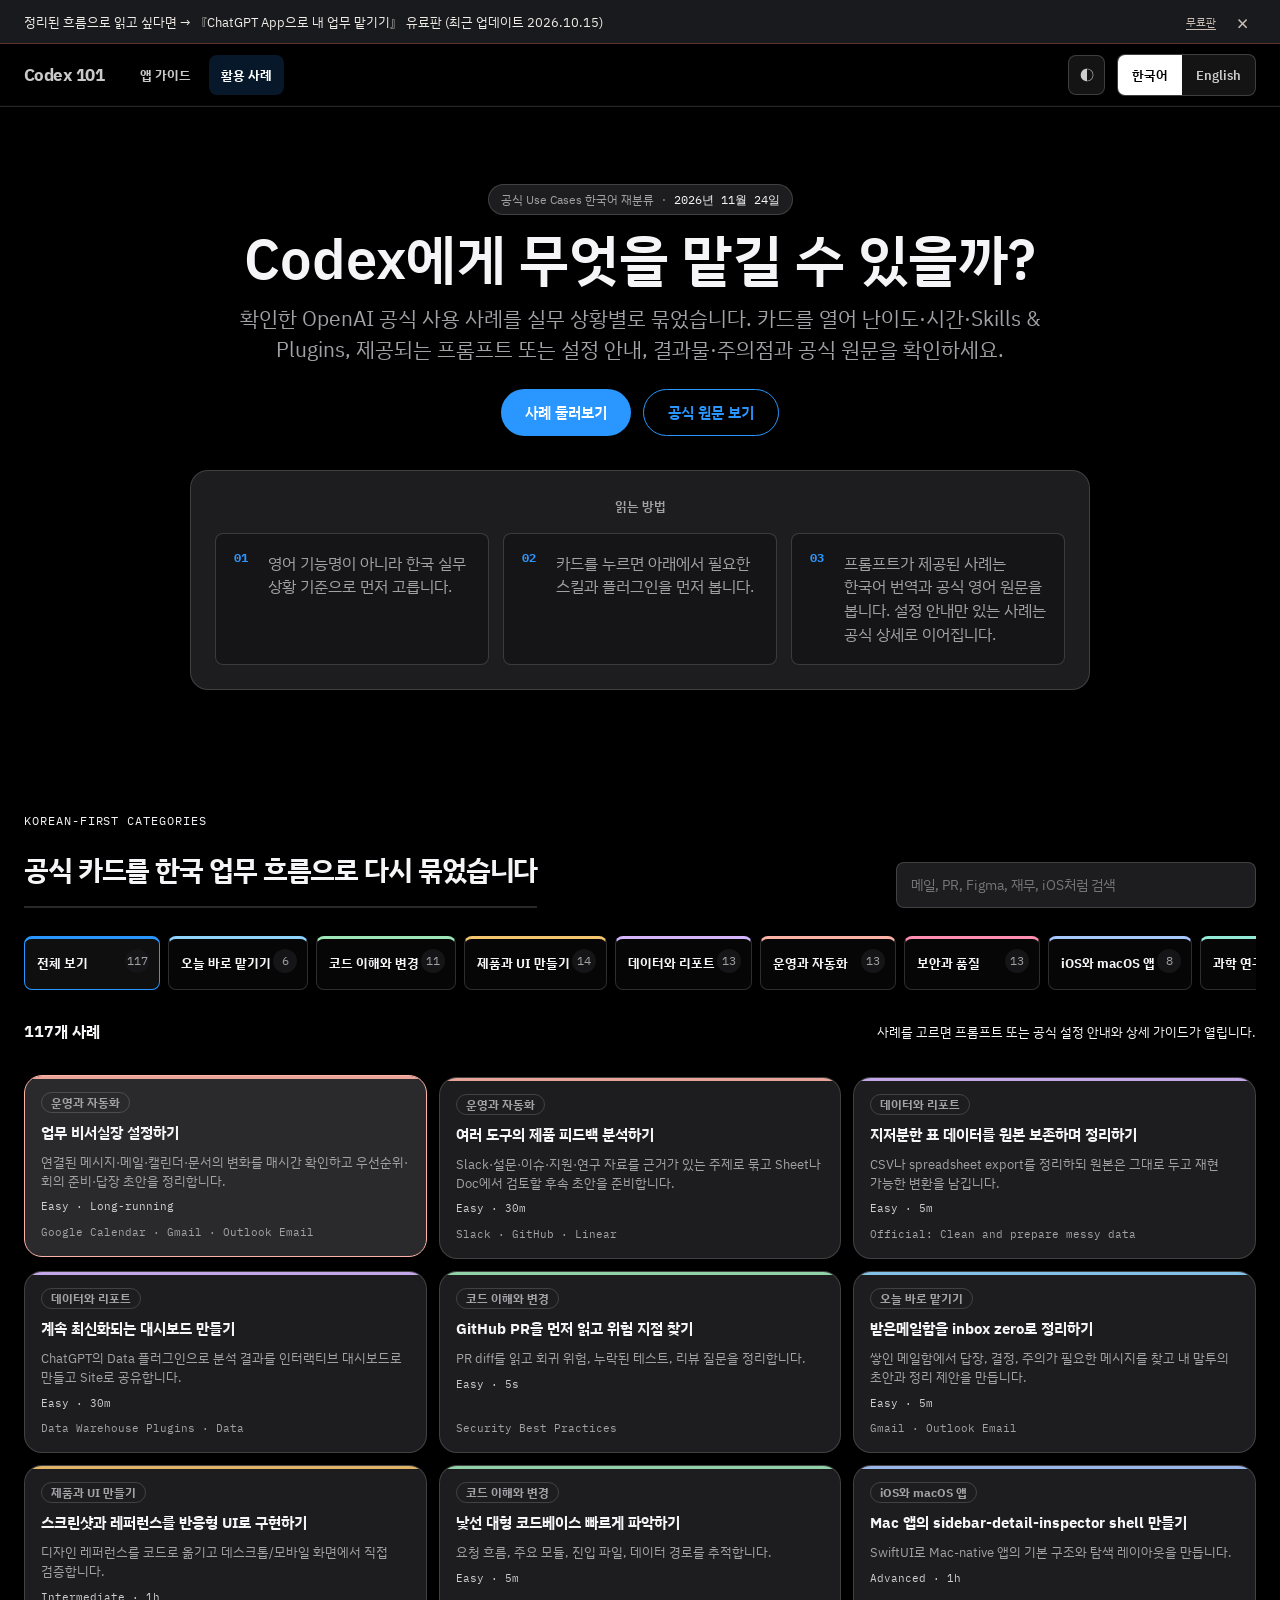
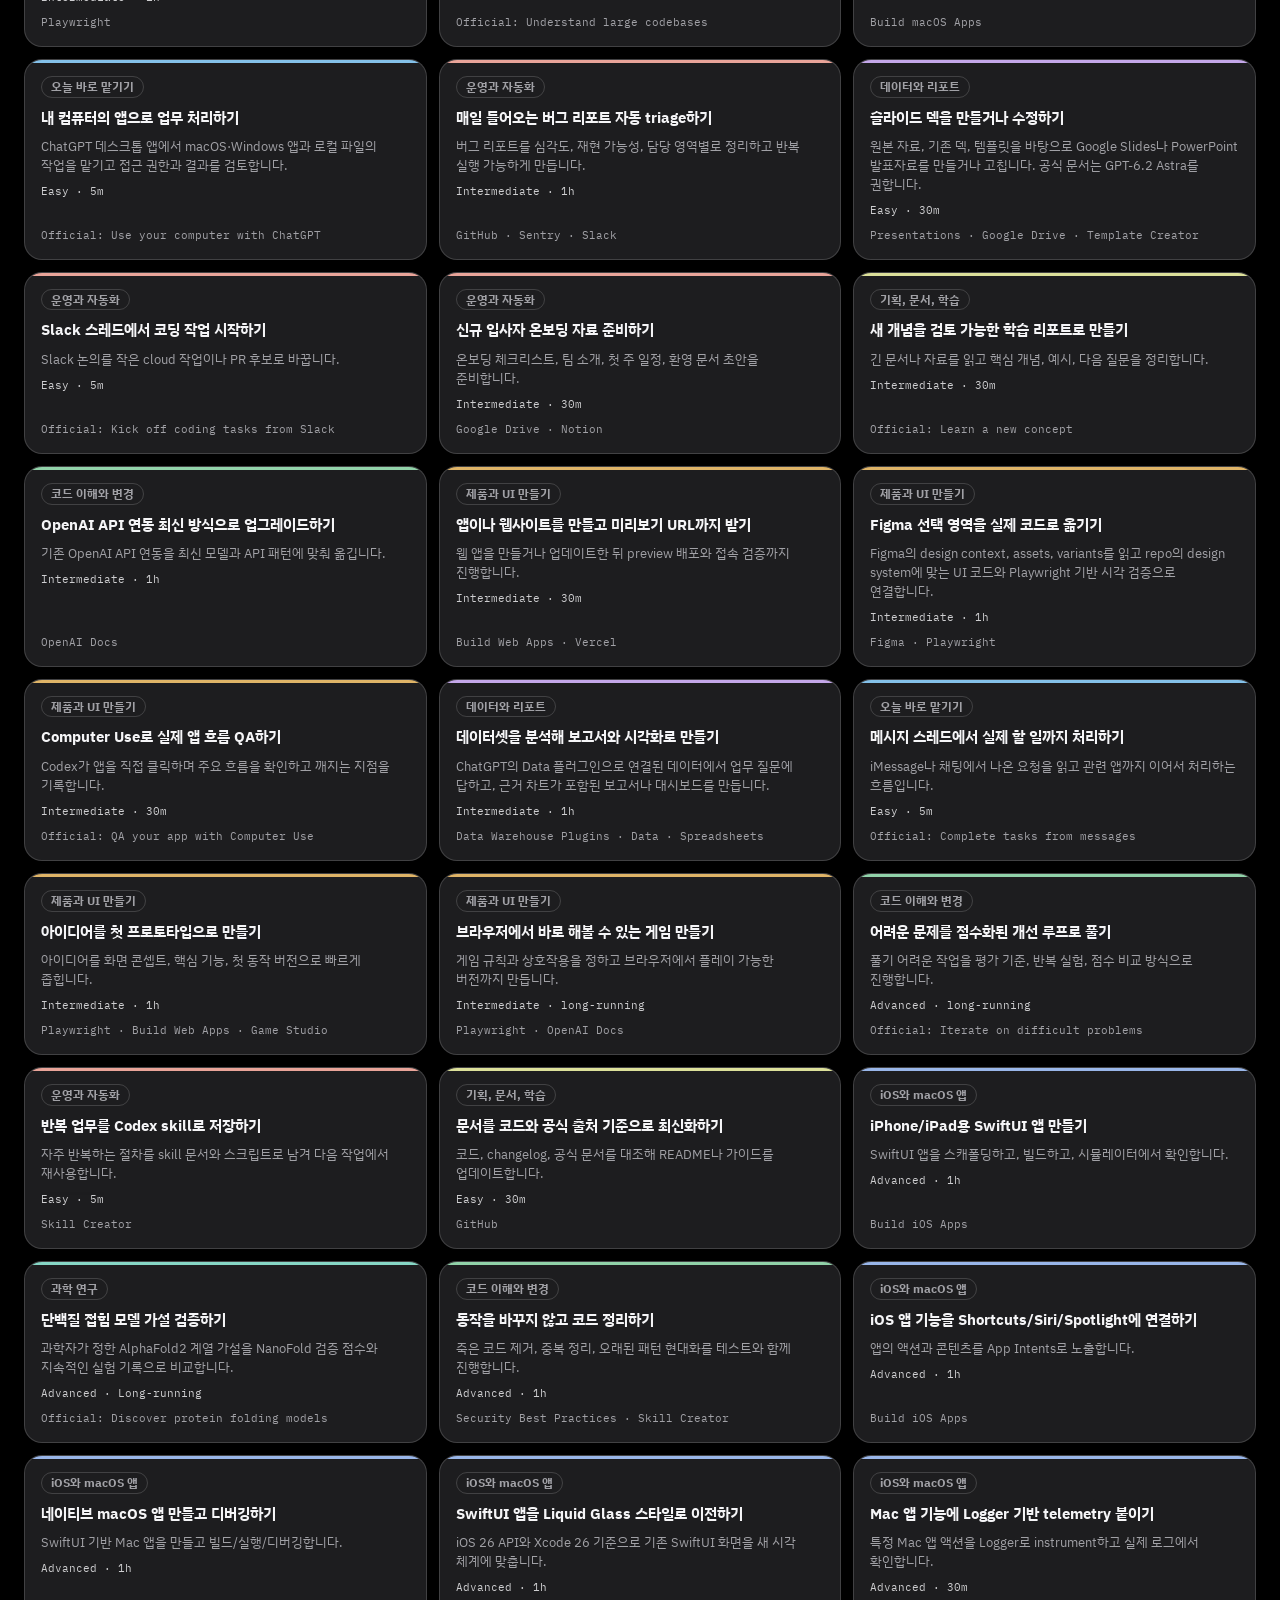
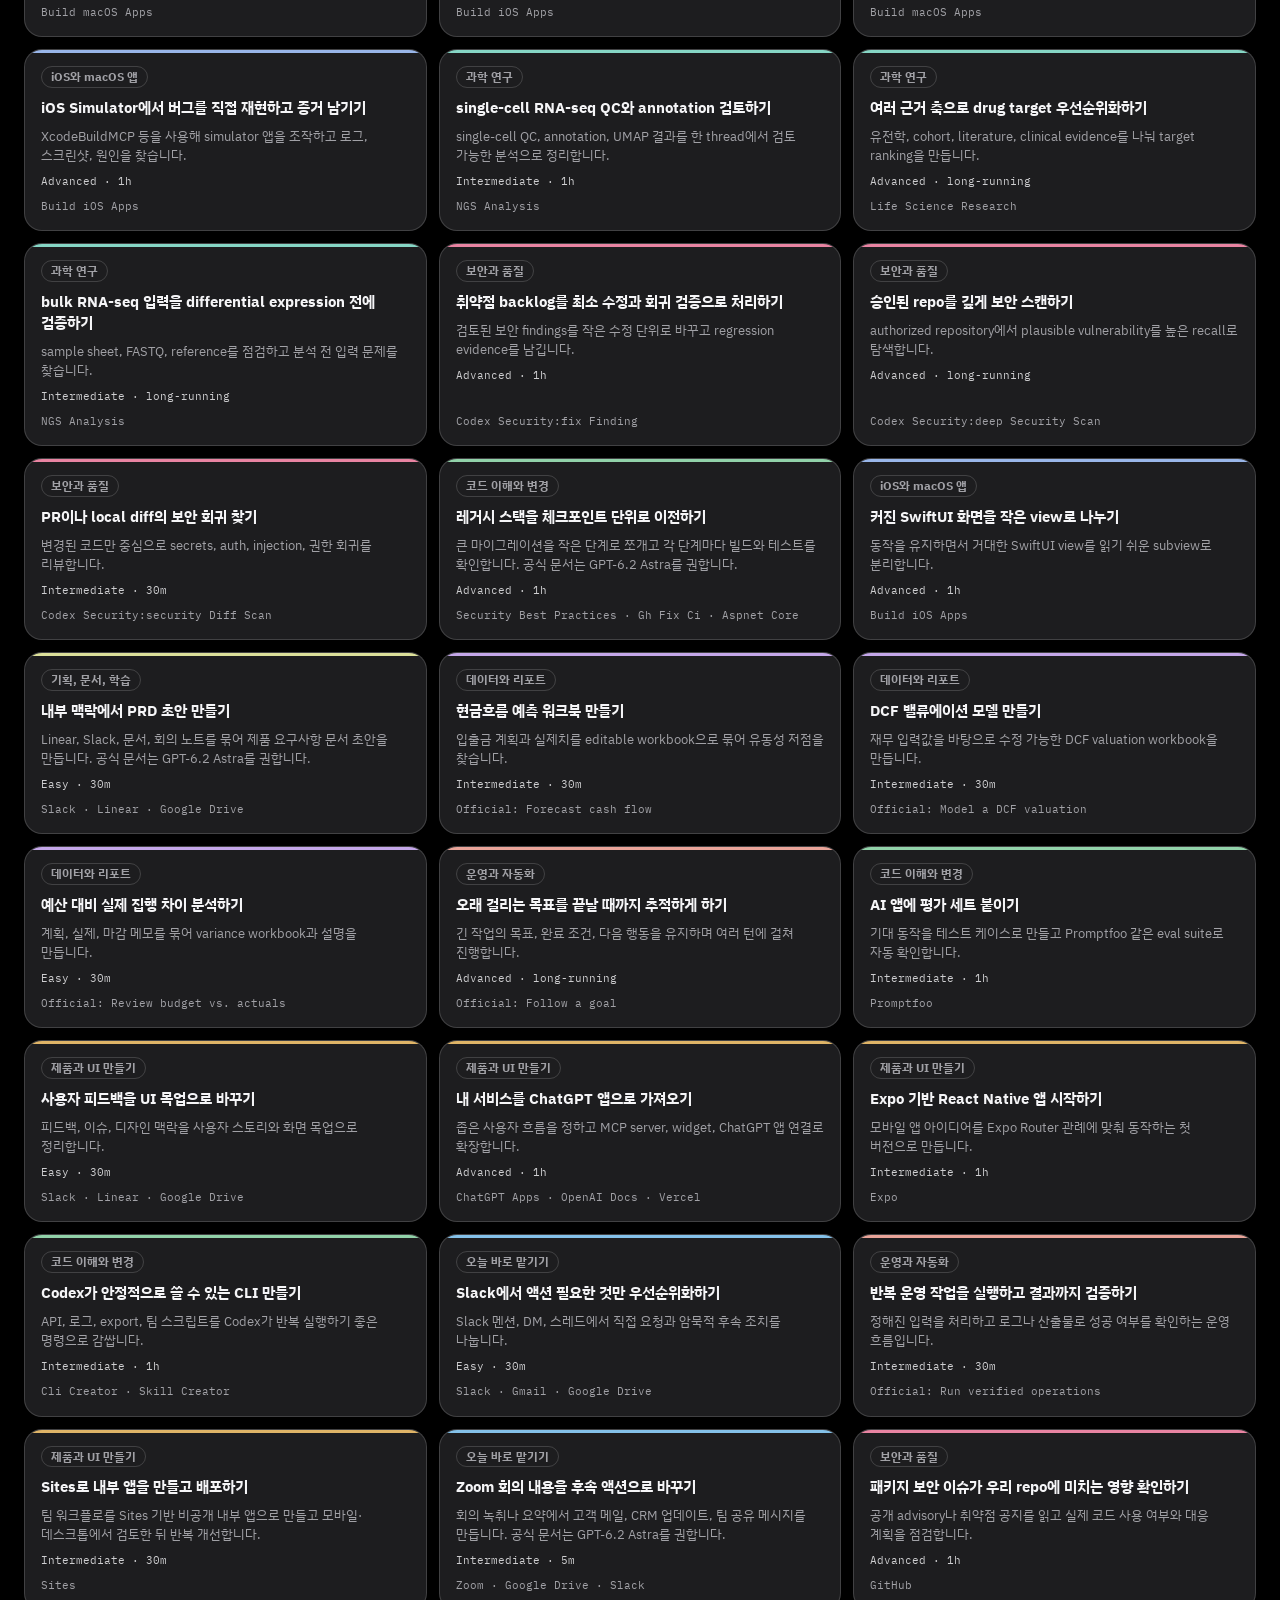
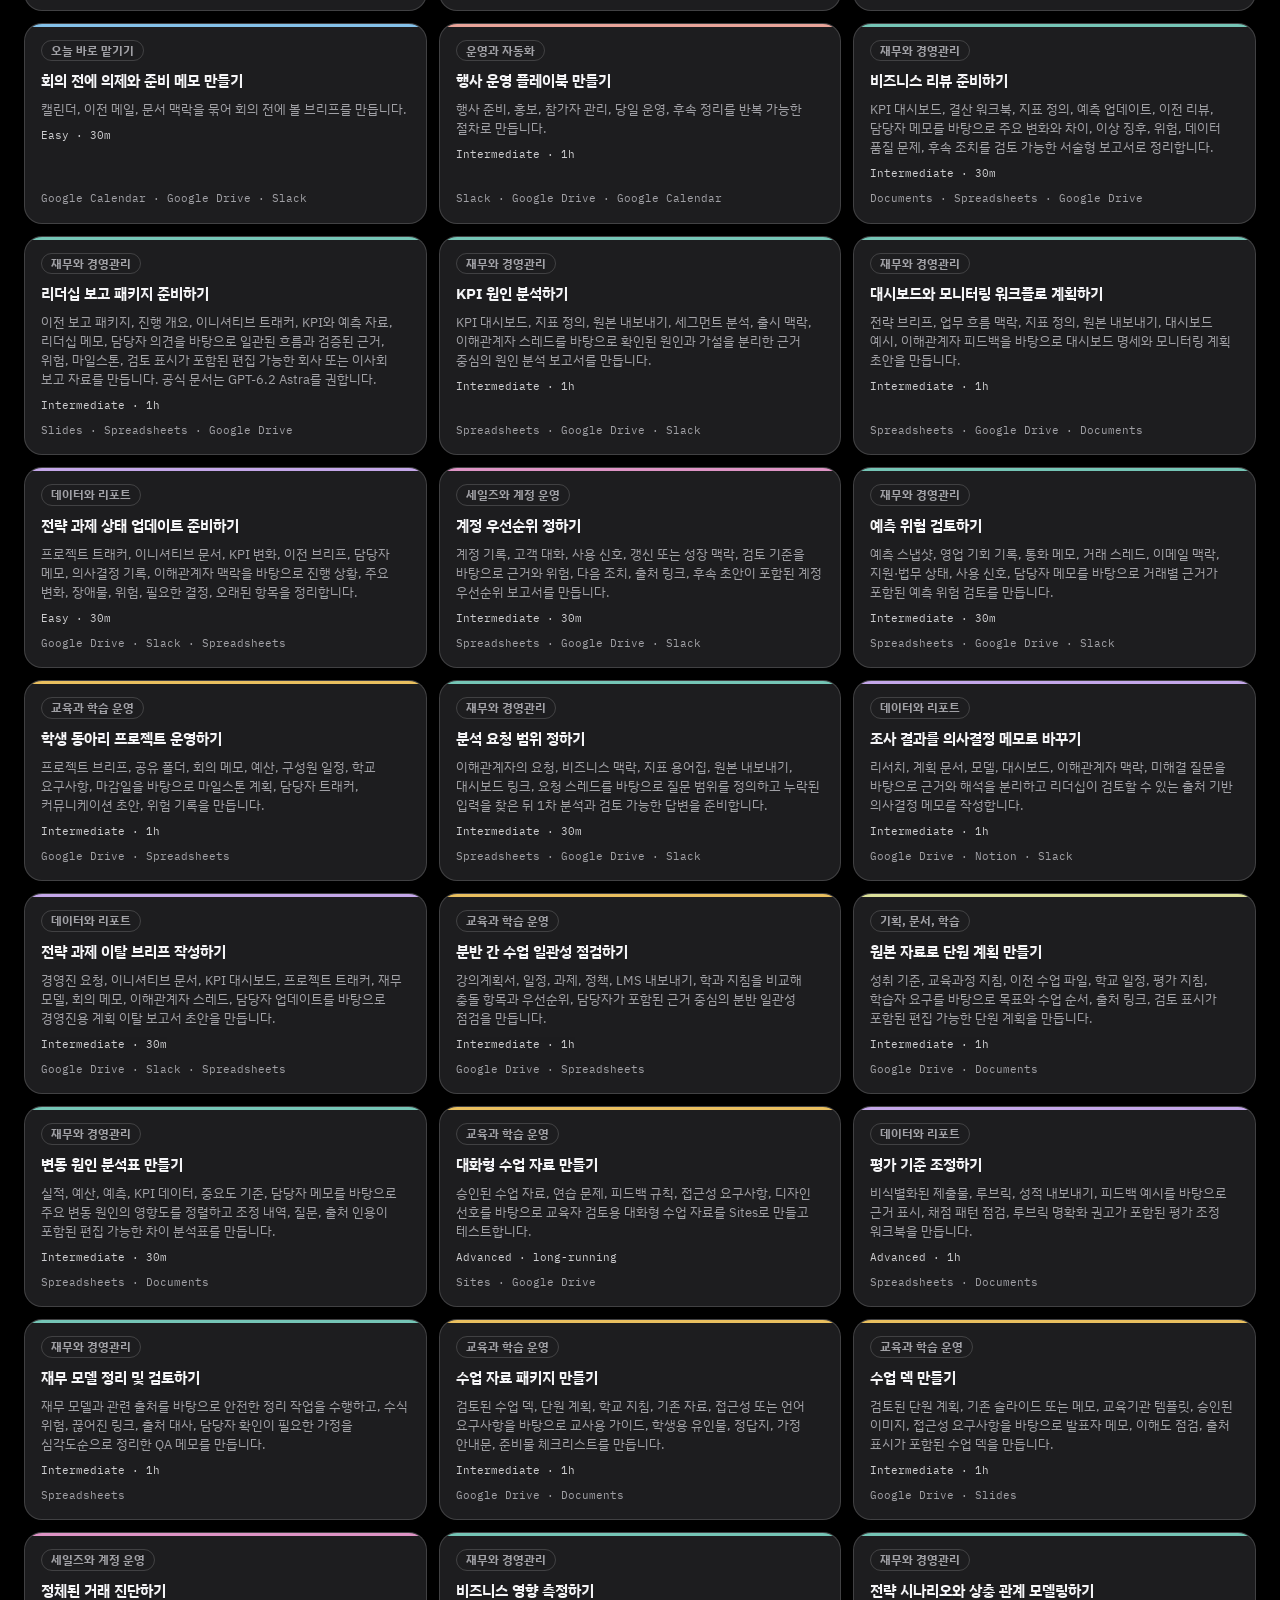
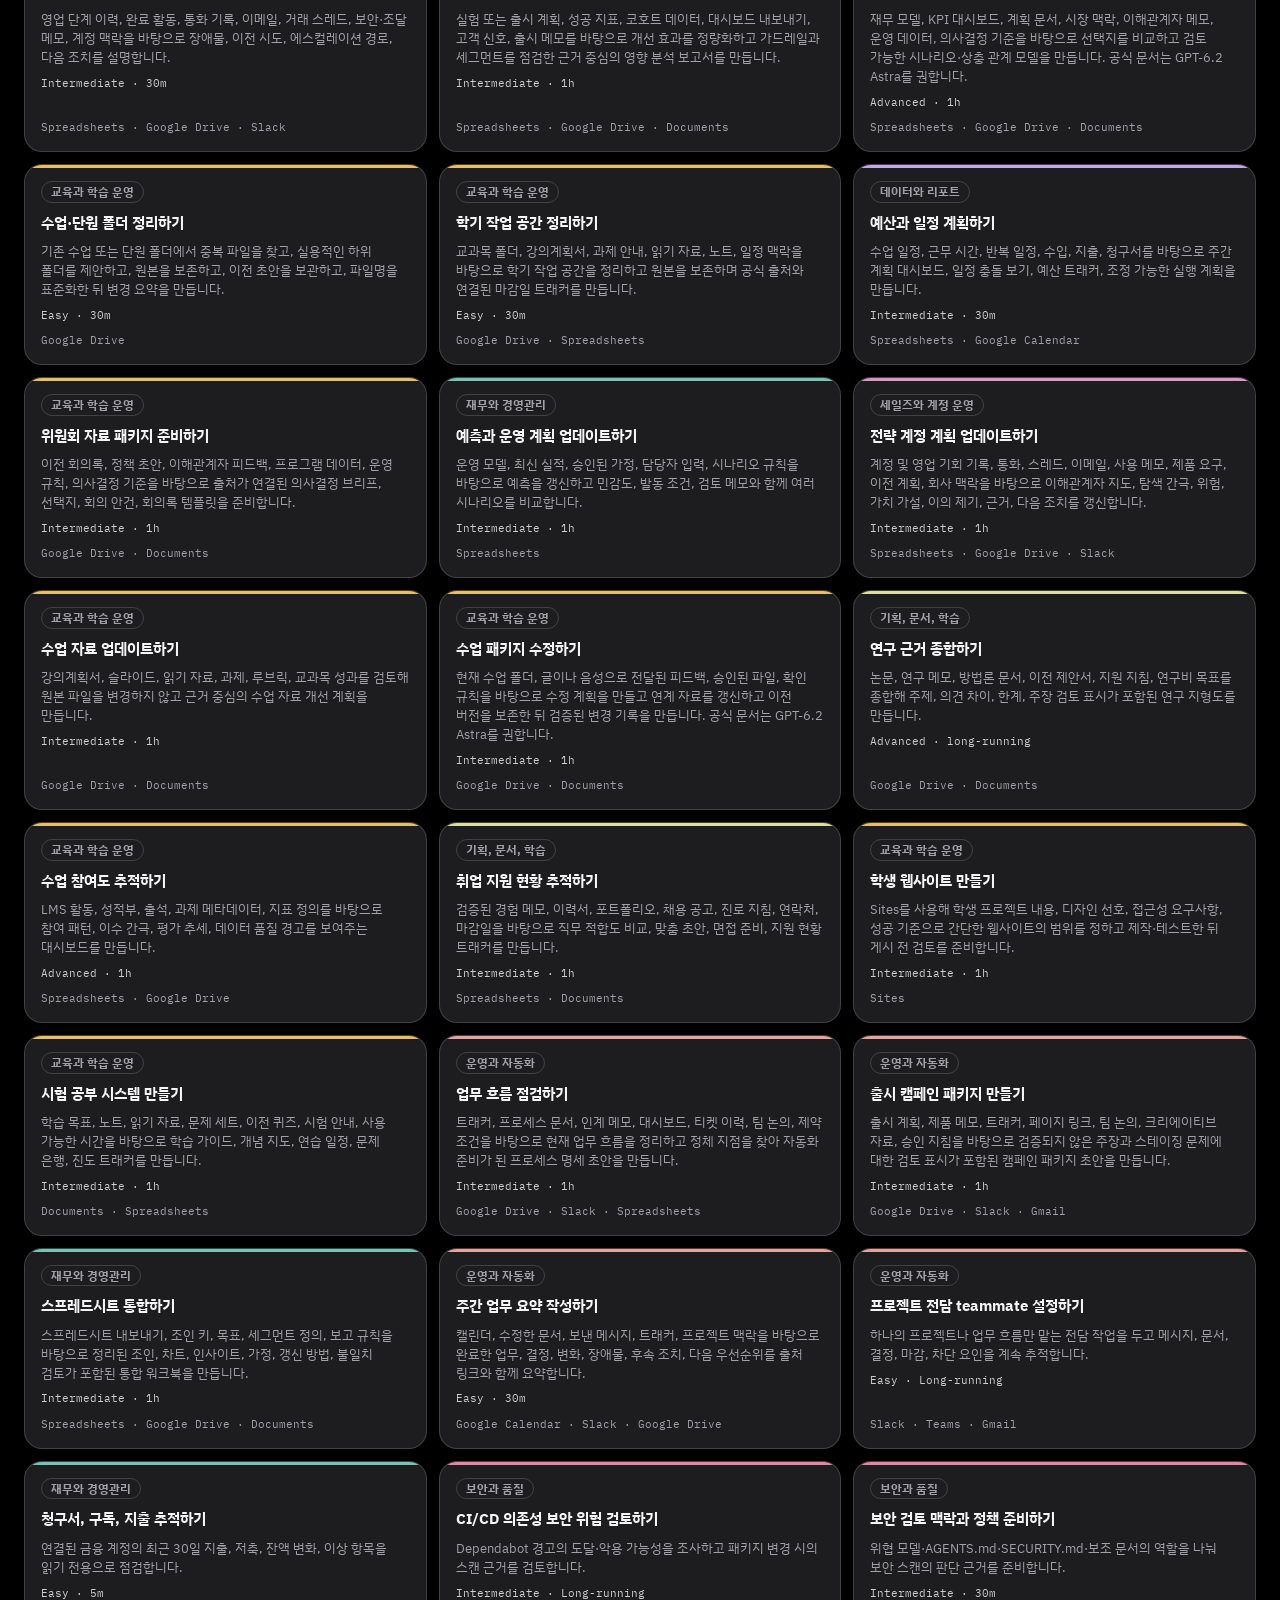
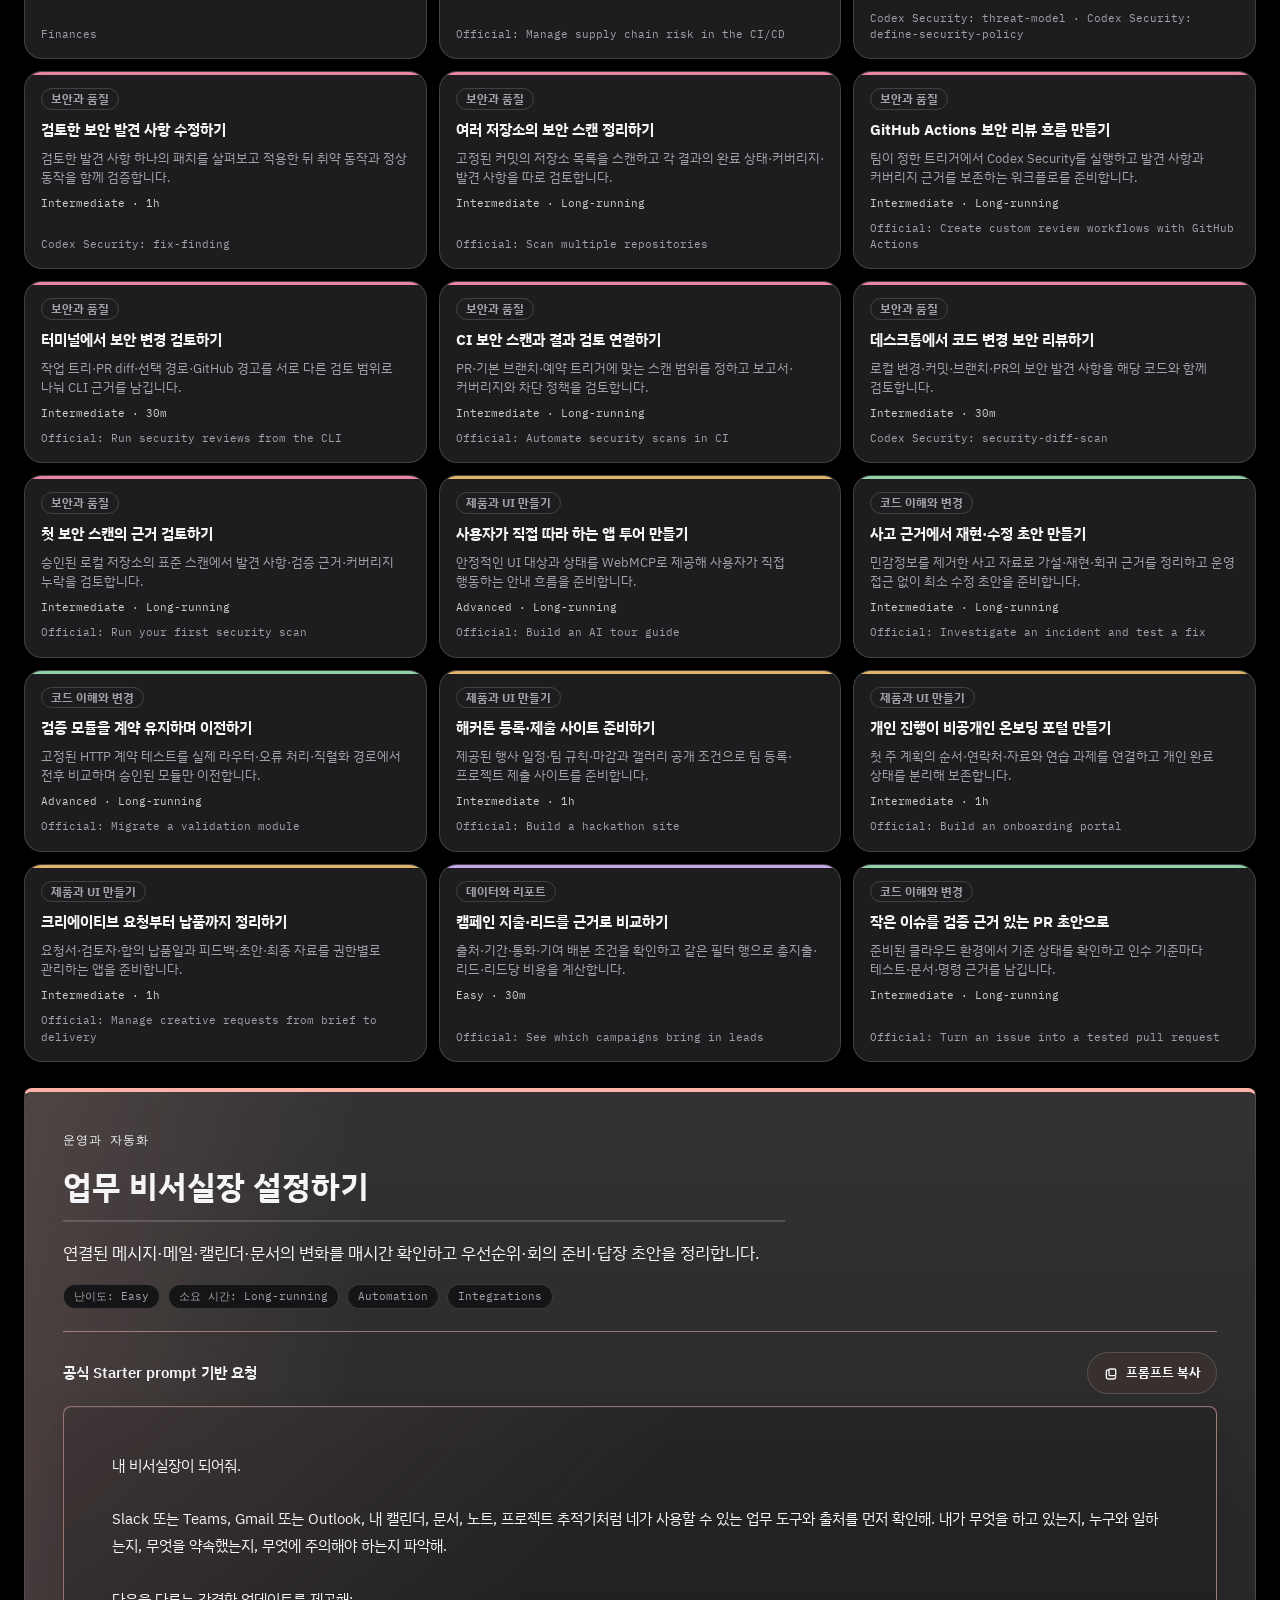
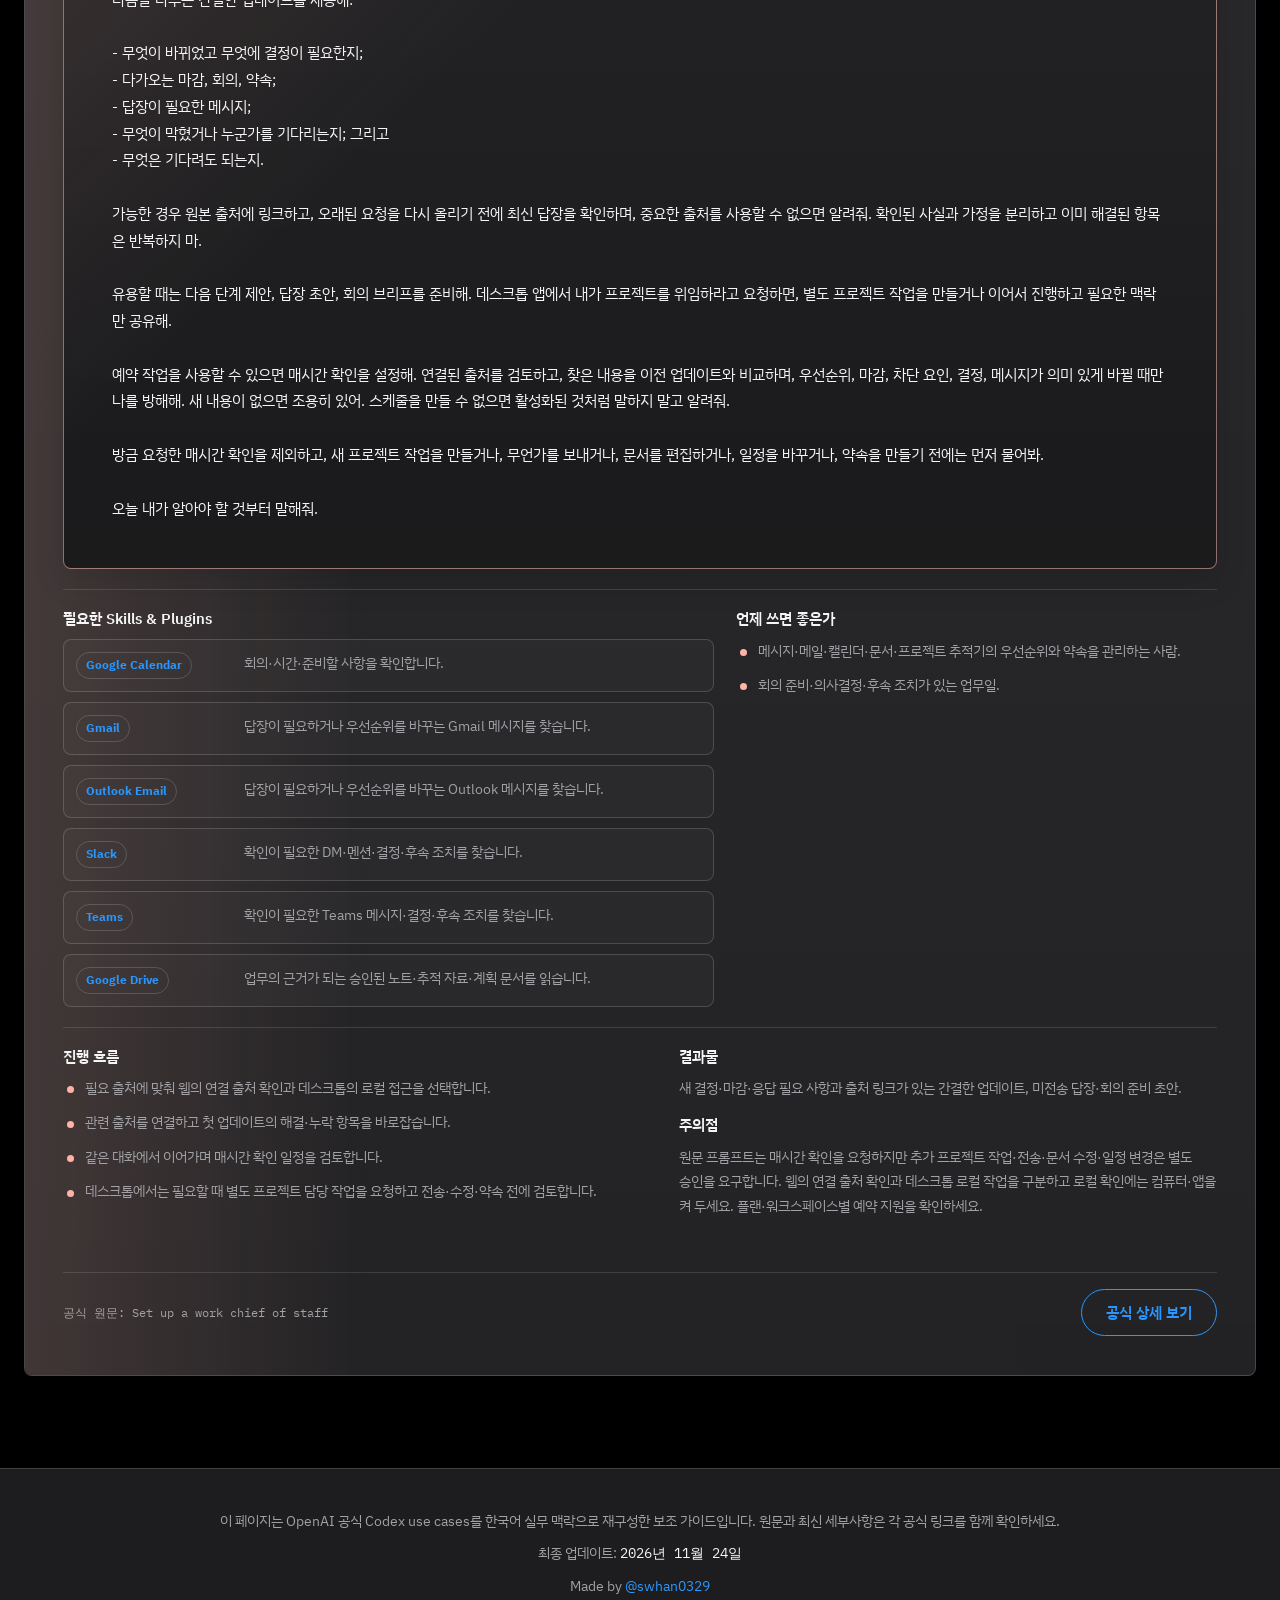
<file: use-cases.html>
<!DOCTYPE html>
<html lang="ko">

<head>
    <meta charset="UTF-8" />
    <meta name="viewport" content="width=device-width, initial-scale=1.0" />
    <title>Codex 101 Use Cases — 한국어 실무 사례</title>
    <meta name="description"
        content="OpenAI Codex 공식 use cases를 한국 실무자가 바로 이해할 수 있도록 직무와 상황 중심으로 재분류한 한국어 상세 가이드입니다." />
    <meta property="og:title" content="Codex 101 Use Cases — 한국어 실무 사례" />
    <meta property="og:description"
        content="메일, 코드 리뷰, UI 구현, 데이터 분석, 운영 자동화, iOS/macOS 앱까지 Codex에게 맡길 수 있는 일을 한국어 상세 예시로 확인하세요." />
    <meta property="og:type" content="website" />
    <link rel="icon" href="images/codex_cli.png" />
    <link rel="preconnect" href="https://fonts.googleapis.com" />
    <link rel="preconnect" href="https://fonts.gstatic.com" crossorigin />
    <link
        href="https://fonts.googleapis.com/css2?family=IBM+Plex+Mono:wght@400;500&family=IBM+Plex+Sans+KR:wght@400;500;600;700&family=Space+Grotesk:wght@500;700&display=swap"
        rel="stylesheet" />
    <link rel="stylesheet" href="style.css?v=20261124-recent-updates" />
</head>

<body data-page="use-cases" data-updated="2026-11-24">
    <a class="skip-link" href="#use-case-browser" data-i18n="skip_to_content">본문으로 바로가기</a>
    <script src="ebook-banner.js?v=20261016-ebook-banner"></script>
    <nav class="top-bar">
        <div class="top-bar-inner">
            <a href="index.html" class="logo">Codex 101</a>
            <nav class="site-nav" id="site-page-nav" aria-label="Codex 101 pages">
                <a href="index.html" class="site-nav-link" data-i18n="nav_guide">앱 가이드</a>
                <a href="use-cases.html" class="site-nav-link active" aria-current="page" data-i18n="nav_use_cases">활용 사례</a>
            </nav>
            <div class="top-bar-actions">
                <button id="theme-toggle" class="icon-btn" title="Toggle theme" aria-label="Toggle theme">🌙</button>
                <label class="mobile-language"><span class="sr-only" data-i18n="mobile_language">언어</span><select id="mobile-language"><option value="ko">KO</option><option value="en">EN</option></select></label>
                <button class="mobile-page-menu" type="button" aria-expanded="false" aria-controls="site-page-nav" data-i18n="mobile_page_menu">메뉴</button>
                <div class="lang-switch">
                    <button class="lang-btn active" data-lang="ko">한국어</button>
                    <button class="lang-btn" data-lang="en">English</button>
                </div>
            </div>
        </div>
        <div class="reading-progress" aria-hidden="true">
            <span id="reading-progress-bar" class="reading-progress-bar"></span>
        </div>
    </nav>

    <header class="use-case-hero">
        <div class="container">
            <div class="use-case-hero-grid">
                <div class="use-case-hero-copy">
                    <p class="hero-badge">
                        <span data-i18n="use_cases_hero_badge">공식 Use Cases 한국어 재분류</span>
                        <span aria-hidden="true"> · </span>
                        <span class="live-date" data-date-format="long">2026년 11월 24일</span>
                    </p>
                    <h1 class="use-case-title" data-i18n="use_cases_hero_title">Codex에게 무엇을 맡길 수 있을까?</h1>
                    <p class="use-case-lead" data-i18n="use_cases_hero_lead">확인한 OpenAI 공식 사용 사례를 실무 상황별로 묶었습니다. 카드를 열어 난이도·시간·Skills & Plugins, 제공되는 프롬프트 또는 설정 안내, 결과물·주의점과 공식 원문을 확인하세요.</p>
                    <p class="use-case-lead-mobile" data-i18n="mobile_cases_lead">업무에 맞는 사례를 검색하세요. 프롬프트·도구·주의점은 상세에서 확인합니다.</p>
                    <div class="hero-cta">
                        <a href="#use-case-browser" class="btn btn-primary" data-i18n="use_cases_hero_cta">사례 둘러보기</a>
                        <a href="https://developers.openai.com/codex/use-cases" target="_blank" rel="noopener noreferrer" class="btn btn-ghost" data-i18n="use_cases_official_cta">공식 원문 보기</a>
                    </div>
                </div>
                <aside class="use-case-source-panel" aria-label="Use case page source note">
                    <p class="use-case-source-label" data-i18n="use_cases_source_label">읽는 방법</p>
                    <ol class="use-case-source-list">
                        <li data-i18n="use_cases_source_1">영어 기능명이 아니라 한국 실무 상황 기준으로 먼저 고릅니다.</li>
                        <li data-i18n="use_cases_source_2">카드를 누르면 아래에서 필요한 스킬과 플러그인을 먼저 봅니다.</li>
                        <li data-i18n="use_cases_source_3">프롬프트가 제공된 사례는 한국어 번역과 공식 영어 원문을 봅니다. 설정 안내만 있는 사례는 공식 상세로 이어집니다.</li>
                    </ol>
                </aside>
            </div>
        </div>
    </header>

    <main class="use-case-page" id="use-case-browser" tabindex="-1" data-use-cases-root>
        <div class="container">
            <section class="use-case-section section">
                <div class="use-case-controls">
                    <div>
                        <p class="overview-kicker" data-i18n="use_cases_controls_kicker">Korean-first categories</p>
                        <h2 data-i18n="use_cases_controls_title">공식 카드를 한국 업무 흐름으로 다시 묶었습니다</h2>
                    </div>
                    <label class="use-case-search">
                        <span class="sr-only" data-i18n="use_cases_search_label">사용 사례 검색</span>
                        <input id="use-case-search" type="search" placeholder="메일, PR, Figma, 재무, iOS처럼 검색" autocomplete="off" data-i18n="use_cases_search_placeholder" />
                    </label>
                </div>

                <label class="mobile-category-picker"><span class="sr-only" data-i18n="mobile_category">카테고리</span><select id="mobile-category"></select></label>
                <div class="use-case-layout">
                    <aside class="use-case-category-rail" aria-label="Use case categories">
                        <button class="use-case-category active" type="button" data-use-case-filter="all">
                            <span class="use-case-category-main">전체 보기</span>
                            <span class="use-case-category-sub">모든 한국어 상세 사례</span>
                            <span class="use-case-category-count" data-use-case-count="all">117</span>
                        </button>
                        <div id="use-case-categories" class="use-case-category-list"></div>
                    </aside>

                    <div class="use-case-workbench">
                        <section class="use-case-results" aria-label="Use case cards">
                            <div class="use-case-results-head">
                                <p id="use-case-result-label" class="use-case-result-label" aria-live="polite">117개 사례</p>
                                <p class="use-case-result-note" data-i18n="use_cases_result_note">사례를 고르면 프롬프트 또는 공식 설정 안내와 상세 가이드가 열립니다.</p>
                            </div>
                            <div id="use-case-grid" class="use-case-grid"></div>
                        </section>

                        <aside id="use-case-detail" class="use-case-detail" aria-live="polite">
                            <div class="use-case-detail-empty">
                                <p class="overview-kicker" data-i18n="use_cases_empty_kicker">Detail</p>
                                <h2 data-i18n="use_cases_empty_title">왼쪽에서 사례를 선택하세요</h2>
                                <p data-i18n="use_cases_empty_desc">선택한 사례의 공식 태그, Skills & Plugins, 제공되는 Starter prompt 또는 설정 안내, 결과물, 주의점과 원문 링크가 표시됩니다.</p>
                            </div>
                        </aside>
                    </div>
                </div>
            </section>
        </div>
    </main>

    <footer class="footer">
        <div class="container">
            <p class="footer-contrib" data-i18n="use_cases_footer_contrib">이 페이지는 OpenAI 공식 Codex use cases를 한국어 실무 맥락으로 재구성한 보조 가이드입니다. 원문과 최신 세부사항은 각 공식 링크를 함께 확인하세요.</p>
            <p class="footer-meta">
                <span data-i18n="footer_date_prefix">최종 업데이트</span>:
                <span class="live-date" data-date-format="long">2026년 11월 24일</span>
            </p>
            <p class="footer-meta">Made by <a href="https://github.com/swhan0329" target="_blank">@swhan0329</a></p>
        </div>
    </footer>

    <script src="i18n.js?v=20261128-context-source"></script>
    <script src="use-cases-data.js?v=20261124-cli172-data"></script>
    <script src="app.js?v=20261118-mobile-reading"></script>
</body>

</html>
</file>
<file: style.css>
/* === Design Tokens === */
:root {
    --bg: #000000;
    --bg-card: #111317;
    --bg-code: #171a1f;
    --bg-hover: #1c2027;
    --text: #e7ecf3;
    --text-dim: #96a0b2;
    --text-code: #cccccc;
    --accent: #ffffff;
    --accent-light: #d7dfec;
    --accent-glow: rgba(255, 255, 255, .06);
    --border: rgba(201, 211, 228, .16);
    --line-soft: rgba(201, 211, 228, .08);
    --hero-warm: rgba(255, 255, 255, .04);
    --hero-cool: rgba(148, 163, 184, .05);
    --green: #4ade80;
    --red: #f87171;
    --yellow: #fbbf24;
    --radius: 12px;
    --radius-sm: 8px;
    --font: 'IBM Plex Sans KR', -apple-system, BlinkMacSystemFont, sans-serif;
    --display: 'Space Grotesk', 'IBM Plex Sans KR', sans-serif;
    --mono: 'IBM Plex Mono', monospace;
    --max-w: 960px;
}

[data-theme="light"] {
    --bg: #f1efeb;
    --bg-card: rgba(255, 255, 255, .78);
    --bg-code: #e9e5de;
    --bg-hover: #e4dfd7;
    --text: #17181d;
    --text-dim: #5b6270;
    --text-code: #333333;
    --border: rgba(23, 24, 29, .12);
    --line-soft: rgba(23, 24, 29, .08);
    --accent: #000000;
    --accent-light: #333333;
    --accent-glow: rgba(0, 0, 0, .04);
    --hero-warm: rgba(23, 24, 29, .035);
    --hero-cool: rgba(91, 98, 112, .035);
}

/* === Reset === */
*,
*::before,
*::after {
    box-sizing: border-box;
    margin: 0;
    padding: 0;
}

html {
    scroll-behavior: smooth;
    scroll-padding-top: 72px;
    overflow-x: hidden;
}

body {
    font-family: var(--font);
    background:
        radial-gradient(circle at top left, var(--hero-warm), transparent 26%),
        radial-gradient(circle at top right, var(--hero-cool), transparent 24%),
        linear-gradient(180deg, rgba(255, 255, 255, .015), transparent 28%),
        var(--bg);
    color: var(--text);
    line-height: 1.7;
    -webkit-font-smoothing: antialiased;
    overflow-x: hidden;
}

/* Legacy daily-update toggle was intentionally removed; keep it hidden if cached markup reappears. */
.overview-update-log {
    display: none !important;
}

[data-page="home"] {
    --max-w: 1380px;
}

[data-page="prompting"] {
    --max-w: 1280px;
}

a {
    color: var(--accent-light);
    text-decoration: none;
}

a:hover {
    text-decoration: underline;
}

img {
    max-width: 100%;
}

.container {
    max-width: var(--max-w);
    margin: 0 auto;
    padding: 0 24px;
}

/* === Ebook announcement (normal flow; the existing sticky header stays at top: 0) === */
.ebook-banner {
    --ebook-bg: #191a1d;
    --ebook-text: #f0ece8;
    --ebook-muted: #c9bdb5;
    background: var(--ebook-bg);
    border-bottom: 1px solid rgba(226, 100, 62, .35);
}

[data-theme="light"] .ebook-banner {
    --ebook-bg: #faf4ef;
    --ebook-text: #332a26;
    --ebook-muted: #6b5145;
}

.ebook-banner-inner {
    display: grid;
    grid-template-columns: minmax(0, 1fr) auto 28px;
    align-items: center;
    gap: 12px;
    max-width: var(--max-w);
    min-height: 43px;
    margin-inline: auto;
    padding: 5px 24px;
    font-size: 13px;
    line-height: 18px;
}

body[data-page] .ebook-banner-paid {
    min-width: 0;
    color: var(--ebook-text);
    overflow-wrap: anywhere;
}

body[data-page] .ebook-banner-free {
    color: var(--ebook-muted);
    font-size: 11px;
    white-space: nowrap;
    text-decoration: underline;
    text-underline-offset: 3px;
}

.ebook-banner-close {
    display: grid;
    place-items: center;
    width: 28px;
    height: 32px;
    padding: 0;
    border: 0;
    border-radius: 4px;
    background: transparent;
    color: var(--ebook-muted);
    font: inherit;
    font-size: 22px;
    cursor: pointer;
}

.ebook-banner-close:hover {
    background: rgba(226, 100, 62, .12);
    color: var(--ebook-text);
}

.ebook-banner :is(a, button):focus-visible {
    outline: 2px solid #e2643e;
    outline-offset: 2px;
}

@media (max-width: 760px) {
    .ebook-banner-inner {
        gap: 8px;
        padding: 5px 12px;
        font-size: 11px;
        line-height: 16px;
    }
}

/* === Top Bar === */
.top-bar {
    position: sticky;
    top: 0;
    z-index: 100;
    background: rgba(9, 11, 14, .78);
    backdrop-filter: blur(16px);
    border-bottom: 1px solid var(--line-soft);
}

[data-theme="light"] .top-bar {
    background: rgba(245, 241, 232, .82);
}

.top-bar-inner {
    max-width: var(--max-w);
    margin: 0 auto;
    padding: 0 24px;
    display: flex;
    align-items: center;
    justify-content: space-between;
    height: 62px;
}

.logo {
    font-family: var(--display);
    font-weight: 700;
    font-size: 1.18rem;
    color: var(--text);
    letter-spacing: -.03em;
}

.logo:hover {
    text-decoration: none;
    color: var(--accent-light);
}

.site-nav {
    display: flex;
    align-items: center;
    gap: 6px;
    margin-left: 24px;
    margin-right: auto;
}

.site-nav-link {
    display: inline-flex;
    align-items: center;
    min-height: 34px;
    padding: 6px 12px;
    border-radius: var(--radius-sm);
    color: var(--text-dim);
    font-size: .82rem;
    font-weight: 700;
    transition: .2s;
}

.site-nav-link:hover {
    color: var(--text);
    background: var(--accent-glow);
    text-decoration: none;
}

.site-nav-link.active {
    color: var(--bg);
    background: var(--accent);
}

.top-bar-actions {
    display: flex;
    gap: 12px;
    align-items: center;
}

.reading-progress {
    position: absolute;
    left: 0;
    right: 0;
    bottom: -1px;
    height: 2px;
    background: rgba(255, 255, 255, .03);
    overflow: hidden;
}

[data-theme="light"] .reading-progress {
    background: rgba(23, 24, 29, .05);
}

.reading-progress-bar {
    display: block;
    width: 100%;
    height: 100%;
    transform: scaleX(0);
    transform-origin: left center;
    background: linear-gradient(90deg, rgba(17, 24, 39, .92) 0%, rgba(89, 96, 106, .72) 100%);
}

.icon-btn {
    background: rgba(255, 255, 255, .03);
    border: 1px solid var(--border);
    border-radius: var(--radius-sm);
    padding: 6px 10px;
    cursor: pointer;
    font-size: .9rem;
    color: var(--text);
    transition: .2s;
}

.icon-btn:hover {
    border-color: var(--accent);
    background: var(--accent-glow);
}

.lang-switch {
    display: flex;
    border: 1px solid var(--border);
    border-radius: var(--radius-sm);
    overflow: hidden;
}

.lang-btn {
    background: none;
    border: none;
    padding: 6px 14px;
    cursor: pointer;
    font-size: .8rem;
    font-weight: 600;
    color: var(--text-dim);
    transition: .2s;
    font-family: var(--font);
}

.lang-btn.active {
    background: var(--accent);
    color: var(--bg);
}

.lang-btn:hover:not(.active) {
    background: var(--accent-glow);
}

/* === Hero === */
.hero {
    position: relative;
    padding: 84px 0 52px;
    text-align: left;
    overflow: hidden;
    background:
        radial-gradient(circle at 12% 8%, var(--hero-warm), transparent 30%),
        radial-gradient(circle at 88% 10%, var(--hero-cool), transparent 26%),
        linear-gradient(180deg, rgba(255, 255, 255, .025), transparent 62%);
}

.hero-glow {
    position: absolute;
    top: -140px;
    right: -110px;
    width: 560px;
    height: 560px;
    border-radius: 50%;
    background: radial-gradient(circle, rgba(255, 255, 255, .06) 0%, transparent 68%);
    pointer-events: none;
}

.hero-layout {
    position: relative;
    display: grid;
    grid-template-columns: minmax(0, 1.15fr) minmax(300px, .85fr);
    gap: 32px;
    align-items: end;
}

.hero-copy {
    min-width: 0;
}

.hero-badge {
    display: inline-flex;
    align-items: center;
    gap: 8px;
    padding: 7px 16px;
    border-radius: 20px;
    background: rgba(10, 12, 16, .54);
    border: 1px solid rgba(255, 255, 255, .18);
    font-size: .79rem;
    font-weight: 600;
    color: var(--accent-light);
    margin-bottom: 20px;
}

.live-date {
    font-family: var(--mono);
    color: var(--text);
}

.hero-title {
    max-width: 9.6em;
    font-family: var(--display);
    font-size: clamp(2.8rem, 6vw, 4.9rem);
    font-weight: 700;
    letter-spacing: -.05em;
    line-height: .97;
    margin-bottom: 16px;
}

.hero-sub {
    font-size: 1.08rem;
    color: var(--text-dim);
    line-height: 1.6;
    max-width: 640px;
    margin: 0 0 28px;
}

.hero-cta {
    display: flex;
    gap: 12px;
    justify-content: flex-start;
    flex-wrap: wrap;
}

.hero-jump-wrap {
    display: grid;
    gap: 14px;
    justify-items: start;
    margin-top: 28px;
}

.hero-jump-kicker {
    font-family: var(--mono);
    font-size: .74rem;
    letter-spacing: .08em;
    text-transform: uppercase;
    color: var(--text-dim);
}

.hero-jump-list {
    display: flex;
    flex-wrap: wrap;
    justify-content: flex-start;
    gap: 10px;
    max-width: 780px;
}

.hero-jump {
    display: inline-flex;
    align-items: center;
    gap: 10px;
    padding: 11px 15px;
    border: 1px solid rgba(255, 255, 255, .08);
    border-radius: 999px;
    background: rgba(12, 14, 18, .34);
    color: var(--text);
    transition: .2s;
    backdrop-filter: blur(12px);
}

.hero-jump:hover {
    border-color: var(--accent);
    background: rgba(255, 255, 255, .08);
    text-decoration: none;
    transform: translateY(-1px);
}

.hero-jump-num {
    font-family: var(--mono);
    font-size: .72rem;
    color: var(--accent-light);
    letter-spacing: .05em;
}

.hero-jump-text {
    font-size: .88rem;
    line-height: 1.2;
    overflow-wrap: anywhere;
    word-break: keep-all;
}

.hero-rail {
    display: grid;
    gap: 14px;
    min-width: 0;
}

.hero-rail-card,
.hero-path-card,
.hero-signal {
    border: 1px solid var(--border);
    border-radius: 22px;
    background:
        linear-gradient(180deg, rgba(255, 255, 255, .045), rgba(255, 255, 255, .015)),
        rgba(8, 10, 14, .42);
    backdrop-filter: blur(18px);
    box-shadow: 0 18px 36px rgba(0, 0, 0, .12);
}

.hero-rail-intro {
    padding: 22px 22px 20px;
}

.hero-rail-kicker {
    margin-bottom: 10px;
    font-family: var(--mono);
    font-size: .72rem;
    letter-spacing: .08em;
    text-transform: uppercase;
    color: var(--accent-light);
}

.hero-rail-title {
    font-family: var(--display);
    font-size: 1.5rem;
    line-height: 1.08;
    letter-spacing: -.04em;
    margin-bottom: 10px;
    overflow-wrap: anywhere;
    word-break: keep-all;
}

.hero-rail-desc {
    margin: 0;
    color: var(--text-dim);
    font-size: .95rem;
    line-height: 1.65;
    overflow-wrap: anywhere;
    word-break: keep-all;
}

.hero-path-grid {
    display: grid;
    gap: 12px;
}

.hero-path-card {
    display: grid;
    gap: 8px;
    min-width: 0;
    padding: 18px 18px 16px;
    color: var(--text);
    transition: .2s;
}

.hero-path-card:hover {
    transform: translateY(-2px);
    border-color: rgba(255, 255, 255, .28);
    text-decoration: none;
}

.hero-path-tag {
    font-family: var(--mono);
    font-size: .72rem;
    letter-spacing: .08em;
    text-transform: uppercase;
    color: var(--text-dim);
}

.hero-path-title {
    font-size: 1rem;
    line-height: 1.35;
    overflow-wrap: anywhere;
    word-break: keep-all;
}

.hero-path-desc {
    color: var(--text-dim);
    font-size: .88rem;
    line-height: 1.6;
    overflow-wrap: anywhere;
    word-break: keep-all;
}

.hero-signal-row {
    display: grid;
    grid-template-columns: repeat(3, minmax(0, 1fr));
    gap: 12px;
}

.hero-signal {
    min-width: 0;
    padding: 15px 14px 13px;
}

.hero-signal-value {
    display: block;
    font-family: var(--display);
    font-size: 1.2rem;
    letter-spacing: -.04em;
    overflow-wrap: anywhere;
    word-break: break-word;
}

.hero-signal-label {
    display: block;
    margin-top: 4px;
    font-size: .76rem;
    line-height: 1.45;
    color: var(--text-dim);
    overflow-wrap: anywhere;
    word-break: keep-all;
}

[data-theme="light"] .hero-badge {
    background: rgba(255, 255, 255, .68);
    border-color: rgba(23, 24, 29, .1);
}

[data-theme="light"] .hero-jump {
    background: rgba(255, 255, 255, .58);
    border-color: rgba(23, 24, 29, .1);
}

[data-theme="light"] .hero-rail-card,
[data-theme="light"] .hero-path-card,
[data-theme="light"] .hero-signal {
    background:
        linear-gradient(180deg, rgba(255, 255, 255, .86), rgba(255, 255, 255, .76)),
        rgba(255, 255, 255, .76);
}

[data-theme="light"] .hero-path-tag {
    color: rgba(23, 24, 29, .48);
}

.guide-hero .container {
    max-width: 920px;
}

.guide-hero-meta {
    display: flex;
    align-items: center;
    justify-content: center;
    flex-wrap: wrap;
    gap: 10px;
    margin-top: 18px;
}

.guide-hero-stat,
.guide-hero-note {
    display: inline-flex;
    align-items: center;
    border-radius: 999px;
    border: 1px solid var(--border);
    background: var(--bg-card);
    padding: 7px 12px;
    font-size: .82rem;
}

.guide-hero-stat {
    font-family: var(--mono);
    color: var(--accent-light);
    letter-spacing: .04em;
}

.guide-hero-note {
    color: var(--text-dim);
}

.btn {
    display: inline-flex;
    align-items: center;
    gap: 6px;
    padding: 12px 24px;
    border-radius: var(--radius-sm);
    font-weight: 600;
    font-size: .9rem;
    transition: .2s;
    font-family: var(--font);
}

.btn-primary {
    background: var(--accent);
    color: var(--bg);
}

.btn-secondary {
    background: transparent;
    color: var(--accent);
    border: 1.5px solid var(--accent);
    font-weight: 600;
}

.btn-secondary:hover {
    background: var(--accent);
    color: var(--bg);
}

.waitlist-box {
    display: flex;
    flex-direction: column;
    align-items: flex-start;
    gap: 12px;
    margin-top: 14px;
}

.waitlist-box .btn {
    display: inline-flex;
    align-items: center;
    justify-content: center;
    text-align: center;
}

.btn-primary:hover {
    background: var(--accent-light);
    text-decoration: none;
    transform: translateY(-1px);
}

.btn-ghost {
    border: 1px solid var(--border);
    color: var(--text);
}

.btn-ghost:hover {
    border-color: var(--accent);
    background: var(--accent-glow);
    text-decoration: none;
}

/* === Start Here === */
.overview-section {
    position: relative;
    overflow: hidden;
    background:
        linear-gradient(180deg, rgba(255, 255, 255, .03), transparent 26%);
}

[data-theme="light"] .overview-section {
    background:
        linear-gradient(180deg, rgba(15, 23, 42, .03), transparent 26%);
}

.overview-kicker {
    font-family: var(--mono);
    font-size: .74rem;
    letter-spacing: .08em;
    text-transform: uppercase;
    color: var(--text-dim);
    margin-bottom: 12px;
}

.overview-lead {
    max-width: 760px;
    color: var(--text-dim);
    margin-bottom: 24px;
}

.overview-lens-grid {
    display: grid;
    grid-template-columns: repeat(2, minmax(0, 1fr));
    gap: 18px;
    margin: 0 0 24px;
}

.overview-lens-card {
    display: flex;
    flex-direction: column;
    gap: 12px;
    min-height: 100%;
    padding: 20px;
    border-radius: var(--radius);
    border: 1px solid var(--border);
    background:
        radial-gradient(circle at top right, rgba(99, 102, 241, .16), transparent 38%),
        var(--bg-card);
}

.overview-lens-card p {
    margin: 0;
    color: var(--text-dim);
}

.overview-lens-card h3 {
    font-size: 1.08rem;
    line-height: 1.35;
}

.overview-lens-card .overview-action-list {
    margin-top: 2px;
}

.overview-lens-card-pro {
    background:
        radial-gradient(circle at top right, rgba(16, 185, 129, .16), transparent 38%),
        var(--bg-card);
}

.overview-lens-outcome {
    margin-top: auto;
    border: 1px solid var(--border);
    border-radius: var(--radius-sm);
    padding: 10px 12px;
    font-size: .88rem;
    color: var(--text);
    background: rgba(255, 255, 255, .02);
}

.overview-decision-card {
    display: grid;
    gap: 16px;
    margin: 0 0 26px;
    padding: 22px;
    border-radius: var(--radius);
    border: 1px solid var(--border);
    background:
        radial-gradient(circle at top right, rgba(245, 158, 11, .12), transparent 34%),
        linear-gradient(180deg, rgba(255, 255, 255, .025), transparent 48%),
        var(--bg-card);
    box-shadow: 0 16px 36px rgba(0, 0, 0, .12);
}

.overview-decision-head {
    display: grid;
    gap: 8px;
    max-width: 780px;
}

.overview-decision-head h3 {
    font-size: 1.18rem;
    line-height: 1.35;
}

.overview-decision-head p:last-child {
    color: var(--text-dim);
    margin: 0;
}

.overview-decision-table {
    margin: 0;
    min-width: 760px;
}

.overview-decision-table th,
.overview-decision-table td {
    vertical-align: top;
}

.overview-decision-table a {
    font-weight: 700;
}

.overview-track-grid {
    display: grid;
    grid-template-columns: repeat(2, minmax(0, 1fr));
    gap: 18px;
    margin: 24px 0;
}

.overview-visual-card {
    display: grid;
    grid-template-columns: minmax(260px, .78fr) minmax(0, 1.22fr);
    gap: 22px;
    align-items: center;
    margin: 12px 0 28px;
    padding: 22px;
    border-radius: var(--radius);
    border: 1px solid var(--border);
    background:
        radial-gradient(circle at top left, rgba(255, 255, 255, .05), transparent 32%),
        linear-gradient(135deg, rgba(22, 163, 74, .08), transparent 42%),
        var(--bg-card);
}

.overview-visual-card-intro {
    margin: 20px 0 24px;
}

.computer-use-spotlight {
    margin: 18px 0 28px;
    background:
        radial-gradient(circle at top left, rgba(59, 130, 246, .08), transparent 36%),
        linear-gradient(135deg, rgba(56, 189, 248, .08), transparent 42%),
        var(--bg-card);
}

.browser-use-spotlight {
    margin: 18px 0 18px;
    background:
        radial-gradient(circle at top left, rgba(16, 185, 129, .09), transparent 36%),
        linear-gradient(135deg, rgba(20, 184, 166, .08), transparent 42%),
        var(--bg-card);
}

.overview-visual-copy {
    display: grid;
    gap: 12px;
}

.overview-visual-copy h3 {
    font-size: 1.22rem;
    line-height: 1.25;
}

.overview-visual-copy p:last-child {
    color: var(--text-dim);
    font-size: .96rem;
}

.overview-visual-meta {
    display: inline-flex;
    align-items: center;
    width: fit-content;
    padding: 8px 12px;
    border-radius: 999px;
    border: 1px solid var(--border);
    background: rgba(255, 255, 255, .04);
    color: var(--text-dim);
    font-size: .82rem;
    line-height: 1.5;
}

.overview-visual-figure {
    display: grid;
    gap: 10px;
}

.overview-visual-figure .overview-lang-visual {
    display: none;
}

html[lang="ko"] .overview-visual-figure .overview-lang-visual-ko {
    display: block;
}

html[lang="en"] .overview-visual-figure .overview-lang-visual-en {
    display: block;
}

.overview-visual-figure img {
    display: block;
    width: 100%;
    border-radius: calc(var(--radius) - 2px);
    border: 1px solid rgba(255, 255, 255, .08);
    box-shadow: 0 22px 40px rgba(0, 0, 0, .24);
}

.overview-visual-figure figcaption {
    color: var(--text-dim);
    font-size: .84rem;
    line-height: 1.6;
}

.overview-flow-figure {
    min-width: 0;
}

.flow-diagram {
    display: grid;
    grid-template-columns: repeat(4, minmax(0, 1fr));
    align-items: stretch;
    gap: 8px;
    padding: 14px;
    border: 1px solid rgba(255, 255, 255, .08);
    border-radius: calc(var(--radius) - 2px);
    background: linear-gradient(145deg, rgba(255, 255, 255, .055), rgba(255, 255, 255, .018));
    box-shadow: 0 22px 40px rgba(0, 0, 0, .2);
}

.flow-stage {
    position: relative;
    display: grid;
    align-content: start;
    gap: 8px;
    min-height: 148px;
    padding: 16px;
    border: 1px solid rgba(255, 255, 255, .08);
    border-radius: 16px;
    background: rgba(10, 16, 25, .58);
}

.flow-stage strong {
    color: var(--text);
    font-size: .98rem;
    line-height: 1.3;
}

.flow-stage > span:last-child {
    color: var(--text-dim);
    font-size: .78rem;
    line-height: 1.55;
}

.flow-num {
    color: var(--accent-light);
    font-family: var(--mono);
    font-size: .72rem;
    letter-spacing: .08em;
}

.flow-connector {
    display: none;
}

.flow-stage-surface { border-color: rgba(59, 130, 246, .45); }
.flow-stage-safe { border-color: rgba(16, 185, 129, .45); }
.flow-stage-context { border-color: rgba(168, 85, 247, .45); }
.flow-stage-verify { border-color: rgba(245, 158, 11, .45); }
.flow-stage-observe { border-color: rgba(56, 189, 248, .45); }
.flow-stage-act { border-color: rgba(16, 185, 129, .45); }
.flow-stage-check { border-color: rgba(139, 92, 246, .45); }
.flow-stage-escalate { border-color: rgba(245, 158, 11, .45); }

.overview-action-grid {
    display: grid;
    grid-template-columns: repeat(2, minmax(0, 1fr));
    gap: 18px;
    margin: 0 0 24px;
}

.overview-bridge-grid {
    display: grid;
    grid-template-columns: repeat(2, minmax(0, 1fr));
    gap: 18px;
    margin: 0 0 24px;
}

.overview-bridge-card {
    display: flex;
    flex-direction: column;
    gap: 12px;
    min-height: 100%;
    padding: 20px;
    border-radius: var(--radius);
    border: 1px solid var(--border);
    background:
        radial-gradient(circle at top right, rgba(34, 197, 94, .12), transparent 38%),
        var(--bg-card);
}

.overview-bridge-card-pro {
    background:
        radial-gradient(circle at top right, rgba(59, 130, 246, .13), transparent 38%),
        var(--bg-card);
}

.overview-bridge-card h3 {
    font-size: 1.05rem;
    line-height: 1.35;
}

.overview-action-card {
    display: flex;
    flex-direction: column;
    gap: 12px;
    min-height: 100%;
    padding: 20px;
    border-radius: var(--radius);
    border: 1px solid var(--border);
    background: var(--bg-card);
}

.overview-action-card-pro {
    background:
        radial-gradient(circle at top right, rgba(245, 158, 11, .12), transparent 35%),
        var(--bg-card);
}

.overview-action-kicker {
    font-family: var(--mono);
    font-size: .74rem;
    letter-spacing: .08em;
    text-transform: uppercase;
    color: var(--text-dim);
}

.overview-action-card h3 {
    font-size: 1.05rem;
    line-height: 1.35;
}

.overview-action-list {
    list-style: none;
    display: grid;
    gap: 8px;
}

.overview-action-list li {
    position: relative;
    padding-left: 18px;
    color: var(--text-dim);
    font-size: .9rem;
    line-height: 1.6;
}

.overview-action-list li::before {
    content: "";
    position: absolute;
    top: .7rem;
    left: 0;
    width: 7px;
    height: 7px;
    border-radius: 50%;
    background: var(--accent);
}

.overview-action-card .btn {
    margin-top: auto;
}

.track-card {
    display: flex;
    flex-direction: column;
    gap: 12px;
    min-height: 100%;
    padding: 24px;
    border-radius: var(--radius);
    border: 1px solid var(--border);
    background:
        radial-gradient(circle at top right, rgba(56, 189, 248, .14), transparent 38%),
        linear-gradient(180deg, rgba(255, 255, 255, .02), transparent 48%),
        var(--bg-card);
    box-shadow: 0 18px 44px rgba(0, 0, 0, .16);
}

.track-card-pro {
    background:
        radial-gradient(circle at top right, rgba(245, 158, 11, .16), transparent 38%),
        linear-gradient(180deg, rgba(255, 255, 255, .02), transparent 48%),
        var(--bg-card);
}

.track-card h3 {
    font-size: 1.18rem;
    line-height: 1.35;
}

.track-card p {
    margin: 0;
    color: var(--text-dim);
}

.overview-list {
    list-style: none;
    display: grid;
    gap: 10px;
    margin: 4px 0 6px;
    padding: 0;
}

.overview-list li {
    position: relative;
    padding-left: 18px;
    color: var(--text-dim);
    font-size: .92rem;
    line-height: 1.6;
}

.overview-list li::before {
    content: "";
    position: absolute;
    top: .72rem;
    left: 0;
    width: 7px;
    height: 7px;
    border-radius: 50%;
    background: var(--accent);
}

.browser-use-recipe {
    display: grid;
    align-content: center;
    gap: 12px;
    min-width: 0;
    padding: 16px;
    border: 1px solid var(--border);
    border-radius: var(--radius);
    background: rgba(0, 0, 0, .18);
}

.browser-use-recipe pre {
    margin: 0;
    white-space: pre-wrap;
}

.track-card .btn {
    margin-top: auto;
}

.overview-fact-panel {
    border: 1px solid var(--border);
    border-radius: var(--radius);
    background:
        radial-gradient(circle at top right, rgba(14, 165, 233, .12), transparent 34%),
        linear-gradient(180deg, rgba(255, 255, 255, .02), transparent 42%),
        var(--bg-card);
    padding: 24px;
    box-shadow: 0 16px 36px rgba(0, 0, 0, .14);
}

.overview-fact-head {
    display: flex;
    align-items: flex-end;
    justify-content: space-between;
    gap: 18px;
    margin-bottom: 18px;
}

.overview-fact-head h3 {
    margin: 4px 0 0;
    font-size: 1.2rem;
}

.overview-fact-date {
    display: inline-flex;
    align-items: center;
    gap: 8px;
    flex-wrap: wrap;
    font-size: .84rem;
    color: var(--text-dim);
}

.overview-fact-grid {
    display: grid;
    grid-template-columns: repeat(2, minmax(0, 1fr));
    gap: 14px;
}

.changelog-section {
    margin: -38px 0 54px;
    padding-top: 22px;
    border-top: 1px solid var(--line-soft);
    scroll-margin-top: 72px;
}

.changelog-head {
    display: flex;
    align-items: flex-end;
    justify-content: space-between;
    gap: 18px;
    margin-bottom: 10px;
}

.changelog-head h2 {
    margin: 0;
    font-family: var(--font);
    font-size: 1.05rem;
    font-weight: 700;
    letter-spacing: 0;
    color: var(--text);
}

.changelog-list {
    list-style: none;
    display: grid;
    gap: 0;
    margin: 0;
    padding: 0;
    border-top: 0;
}

.changelog-list li {
    display: grid;
    grid-template-columns: minmax(180px, .42fr) minmax(0, 1fr);
    gap: 18px;
    padding: 9px 0;
    border-bottom: 1px solid var(--line-soft);
}

.changelog-list strong {
    color: var(--text);
    font-size: .82rem;
}

.changelog-list span {
    color: var(--text-dim);
    font-size: .82rem;
    line-height: 1.55;
}

.changelog-sources {
    margin-top: 12px;
}

.changelog-sources summary {
    cursor: pointer;
    color: var(--text-dim);
    font-weight: 600;
    font-size: .82rem;
}

.changelog-sources .overview-source-links {
    margin-top: 14px;
}

.fact-card {
    padding: 18px;
    border-radius: var(--radius-sm);
    border: 1px solid var(--border);
    background:
        linear-gradient(180deg, rgba(255, 255, 255, .02), transparent 55%),
        var(--bg);
}

[data-theme="light"] .fact-card {
    background: #ffffff;
}

.fact-card h4 {
    margin: 0 0 8px;
    font-size: .98rem;
    line-height: 1.35;
}

.fact-card p {
    margin: 0;
    font-size: .9rem;
    line-height: 1.6;
    color: var(--text-dim);
}

.overview-sources-label {
    margin: 18px 0 10px;
    font-family: var(--mono);
    font-size: .74rem;
    letter-spacing: .08em;
    text-transform: uppercase;
    color: var(--text-dim);
}

.overview-source-links {
    display: flex;
    flex-wrap: wrap;
    gap: 10px;
}

.source-chip {
    display: inline-flex;
    align-items: center;
    justify-content: center;
    padding: 10px 12px;
    border-radius: 999px;
    border: 1px solid var(--border);
    background: rgba(255, 255, 255, .02);
    color: var(--text);
    font-size: .84rem;
    transition: .2s;
    max-width: 100%;
    overflow-wrap: anywhere;
    word-break: break-word;
    text-align: center;
}

.source-chip:hover {
    text-decoration: none;
    border-color: var(--accent);
    background: var(--accent-glow);
    transform: translateY(-1px);
}

/* === TOC === */
.toc-section {
    padding: 60px 0;
}

.toc-section h2 {
    font-size: 1.5rem;
    font-weight: 700;
    margin-bottom: 10px;
    text-align: center;
}

.toc-lead {
    max-width: 720px;
    margin: 0 auto 24px;
    text-align: center;
    color: var(--text-dim);
    font-size: .95rem;
}

.toc-grid {
    display: grid;
    grid-template-columns: repeat(auto-fit, minmax(240px, 1fr));
    gap: 12px;
}

.toc-item {
    display: flex;
    flex-direction: column;
    gap: 12px;
    padding: 18px;
    border-radius: var(--radius);
    background: var(--bg-card);
    border: 1px solid var(--border);
    color: var(--text);
    transition: .2s;
    min-height: 150px;
}

.toc-item:hover {
    border-color: var(--accent);
    background: var(--accent-glow);
    text-decoration: none;
    transform: translateY(-2px);
}

.toc-item-top {
    display: flex;
    align-items: center;
    justify-content: space-between;
    gap: 10px;
}

.toc-num {
    color: var(--accent);
    font-weight: 700;
    font-family: var(--mono);
    font-size: .78rem;
    letter-spacing: .06em;
}

.toc-item-title {
    font-size: 1rem;
    line-height: 1.35;
}

.toc-item-desc {
    color: var(--text-dim);
    font-size: .88rem;
    line-height: 1.6;
}

/* === Main === */
.main-content {
    padding: 20px 0 80px;
}

.guide-page {
    padding-top: 24px;
}

.guide-shell {
    display: grid;
    grid-template-columns: 264px minmax(0, 1fr);
    gap: 56px;
    align-items: start;
}

.guide-sidebar {
    min-width: 0;
    position: sticky;
    top: 84px;
    align-self: start;
}

.guide-sidebar-inner {
    display: flex;
    flex-direction: column;
    gap: 16px;
    padding: 20px;
    border: 1px solid var(--border);
    border-radius: 16px;
    background: linear-gradient(180deg, var(--bg-card), var(--bg-code));
    max-height: calc(100vh - 104px);
    overflow-y: auto;
    scrollbar-width: thin;
}

.guide-sidebar-kicker {
    font-family: var(--mono);
    font-size: .72rem;
    letter-spacing: .08em;
    text-transform: uppercase;
    color: var(--accent-light);
}

.guide-sidebar-title {
    font-family: var(--display);
    font-size: 1.2rem;
    line-height: 1.25;
    letter-spacing: -.03em;
}

.guide-sidebar-lead {
    color: var(--text-dim);
    font-size: .88rem;
    margin: 0;
}

.guide-tablist {
    grid-template-columns: 1fr;
    gap: 10px;
}

.guide-sidebar .toc-item {
    min-height: auto;
    padding: 14px 16px;
    gap: 8px;
    border-radius: 14px;
}

.guide-sidebar .toc-item:hover {
    transform: none;
}

.guide-sidebar .toc-item.active {
    border-color: var(--accent);
    background: var(--accent-glow);
    box-shadow: inset 3px 0 0 var(--accent);
}

.guide-sidebar .toc-item.active .toc-item-title {
    color: var(--accent-light);
}

.guide-sidebar .toc-item.active .toc-num {
    color: var(--accent);
}

.guide-sidebar-links {
    display: grid;
    gap: 10px;
}

.guide-sidebar-links .link-card {
    text-align: left;
}

.guide-main {
    min-width: 0;
    max-width: 780px;
}

.home-sidebar .guide-sidebar-title {
    margin-bottom: 2px;
}

.home-shell {
    grid-template-columns: 264px minmax(0, 980px);
    justify-content: center;
}

.prompting-shell {
    grid-template-columns: 264px minmax(0, 780px);
    justify-content: center;
}

.home-sidebar {
    width: 264px;
}

.prompting-sidebar {
    width: 264px;
}

.home-sidebar .guide-sidebar-links {
    margin-top: 4px;
}

.home-nav {
    display: flex;
    flex-direction: column;
    gap: 12px;
}

.home-nav-group {
    position: relative;
    display: flex;
    flex-direction: column;
    gap: 8px;
    transition: .2s ease;
}

.home-nav-group+.home-nav-group {
    margin-top: 2px;
}

.home-nav-group.active {
    opacity: 1;
}

.home-nav-group.active .home-nav-group-title {
    color: var(--text);
}

.home-nav-group-toggle {
    display: flex;
    align-items: center;
    justify-content: space-between;
    gap: 10px;
    padding: 10px 12px;
    border: 1px solid var(--border);
    border-radius: 14px;
    background: rgba(255, 255, 255, .02);
    transition: .2s;
}

.home-nav-group-toggle:hover {
    border-color: var(--accent);
    background: var(--accent-glow);
    color: var(--text);
    text-decoration: none;
}

.home-nav-group-toggle::after {
    content: '+';
    font-family: var(--mono);
    font-size: .88rem;
    color: var(--text-dim);
}

.home-nav-group.active .home-nav-group-toggle {
    border-color: var(--accent);
    background: var(--bg-card);
    box-shadow: inset 3px 0 0 var(--accent);
}

.home-nav-group.active .home-nav-group-toggle::after {
    content: '−';
    color: var(--accent-light);
}

.home-nav-group-title {
    font-family: var(--mono);
    font-size: .74rem;
    letter-spacing: .08em;
    text-transform: uppercase;
    color: var(--text-dim);
}

.home-nav-items {
    display: none;
    flex-direction: column;
    gap: 4px;
    padding-left: 14px;
}

.home-nav-group.active .home-nav-items {
    display: flex;
}

.home-nav-link {
    display: flex;
    align-items: flex-start;
    gap: 10px;
    padding: 8px 10px;
    border-radius: 12px;
    color: var(--text-dim);
    border: 1px solid transparent;
    transition: .2s;
    min-width: 0;
}

.home-nav-link:hover {
    background: var(--bg-card);
    border-color: var(--border);
    color: var(--text);
    text-decoration: none;
}

.home-nav-link.active {
    background: var(--bg-card);
    border-color: var(--accent);
    color: var(--text);
    box-shadow: inset 3px 0 0 var(--accent);
}

.home-nav-link.is-subitem {
    gap: 8px;
    padding: 6px 10px 6px 28px;
}

.home-nav-link.is-subitem .home-nav-num {
    width: 36px;
    font-size: .67rem;
    color: var(--text-dim);
}

.home-nav-link.is-subitem .home-nav-text {
    font-size: .84rem;
    line-height: 1.4;
}

.home-nav-num {
    width: 24px;
    flex-shrink: 0;
    font-family: var(--mono);
    font-size: .74rem;
    letter-spacing: .05em;
    color: var(--accent-light);
    line-height: 1.8;
}

.home-nav-text {
    font-size: .9rem;
    line-height: 1.45;
    color: inherit;
    min-width: 0;
    overflow-wrap: anywhere;
    word-break: keep-all;
}

.home-main {
    min-width: 0;
    width: min(100%, 980px);
    max-width: 980px;
}

.home-sidebar .guide-sidebar-inner {
    max-height: none;
    overflow: visible;
}

.prompt-inline-guide {
    display: grid;
    grid-template-columns: minmax(0, 1fr);
    gap: 24px;
    margin: 28px 0 32px;
    justify-items: stretch;
}

.prompt-inline-section {
    width: 100%;
    max-width: 100%;
    min-width: 0;
    padding: 28px;
    border: 1px solid var(--border);
    border-radius: 20px;
    background: linear-gradient(180deg, rgba(255, 255, 255, .03), rgba(255, 255, 255, .01));
    scroll-margin-top: 84px;
    box-shadow: inset 0 1px 0 rgba(255, 255, 255, .02);
    margin-left: auto;
    margin-right: auto;
}

.prompt-inline-header {
    display: flex;
    align-items: flex-start;
    gap: 16px;
    margin-bottom: 14px;
}

.prompt-inline-header h3 {
    font-size: 1.26rem;
    line-height: 1.25;
}

.prompt-inline-header .section-credit {
    margin-top: 4px;
}

.prompt-inline-num {
    display: inline-flex;
    align-items: center;
    justify-content: center;
    min-width: 54px;
    padding: 7px 10px;
    border-radius: 999px;
    border: 1px solid var(--border);
    background: var(--bg-card);
    color: var(--accent-light);
    font-family: var(--mono);
    font-size: .72rem;
    letter-spacing: .06em;
}

.prompt-inline-section .tip-grid,
.prompt-inline-section .feature-list,
.prompt-inline-section .two-col,
.prompt-inline-section .table-wrap,
.prompt-inline-section pre,
.prompt-inline-section .callout {
    margin-top: 18px;
}

.prompt-inline-section .two-col h3 {
    margin-bottom: 12px;
}

.prompt-inline-overview {
    gap: 18px;
}

.prompt-inline-ref {
    color: var(--text-dim);
    font-size: .92rem;
    line-height: 1.7;
}

.prompt-inline-ref a {
    color: var(--text);
}

.prompt-summary-grid {
    margin-top: 20px;
}

.prompt-summary-card {
    min-height: 0;
    border-radius: 16px;
    background: linear-gradient(180deg, rgba(255, 255, 255, .02), rgba(255, 255, 255, .01));
}

.prompt-summary-card h4 {
    font-size: 1rem;
    margin-bottom: 14px;
    color: var(--text);
}

.prompt-summary-card p {
    color: var(--text-dim);
    line-height: 1.7;
}

.prompt-inline-note {
    margin-top: 20px;
    padding: 18px 20px;
    border: 1px solid var(--border);
    border-radius: 16px;
    background: rgba(255, 255, 255, .03);
}

.prompt-inline-note strong {
    display: block;
    margin-bottom: 8px;
}

.prompt-inline-note p {
    margin: 0;
    color: var(--text-dim);
}

.automation-prompt-card {
    margin: 24px 0;
    background: linear-gradient(180deg, rgba(16, 163, 127, .09), rgba(255, 255, 255, .015));
    border-color: rgba(16, 163, 127, .32);
}

.automation-prompt-header {
    align-items: center;
}

.automation-prompt-header > div {
    flex: 1;
    min-width: 0;
}

.automation-copy-btn {
    flex: 0 0 auto;
    margin-left: auto;
}

.automation-prompt-details {
    margin: 18px 0 0;
    border: 1px solid var(--border);
    border-radius: 14px;
    background: rgba(0, 0, 0, .14);
}

.automation-prompt-details summary {
    display: flex;
    align-items: center;
    min-height: 48px;
    padding: 0 16px;
    color: var(--text);
    cursor: pointer;
    font-size: .9rem;
    font-weight: 700;
    list-style: none;
}

.automation-prompt-details summary::-webkit-details-marker {
    display: none;
}

.automation-prompt-details summary::after {
    content: "+";
    margin-left: auto;
    color: var(--accent-light);
    font-size: 1.15rem;
}

.automation-prompt-details[open] summary {
    border-bottom: 1px solid var(--border);
}

.automation-prompt-details[open] summary::after {
    content: "−";
}

.automation-prompt-details pre {
    max-height: 440px;
    margin: 0;
    border: 0;
    border-radius: 0 0 14px 14px;
    overflow: auto;
}

.automation-prompt-note {
    margin: 16px 0 0;
    padding-top: 16px;
    border-top: 1px solid var(--border);
    color: var(--text-dim);
    font-size: .92rem;
    line-height: 1.7;
}

.prompt-guide-links {
    max-width: 100%;
    margin-top: 8px;
    margin-left: auto;
    margin-right: auto;
}

.prompt-guide-links .product-card {
    min-height: 0;
    padding: 22px 24px;
    border-radius: 20px;
    background: linear-gradient(180deg, rgba(255, 255, 255, .03), rgba(255, 255, 255, .01));
    box-shadow: inset 0 1px 0 rgba(255, 255, 255, .02);
}

.prompt-guide-links .product-card:hover {
    transform: none;
    box-shadow: inset 0 1px 0 rgba(255, 255, 255, .02);
}

.guide-main .tip-grid,
.guide-main .feature-list,
.guide-main .link-grid {
    grid-template-columns: repeat(2, minmax(0, 1fr));
}

.guide-main .two-col {
    gap: 20px;
}

.guide-main .tip-card,
.guide-main .feature-item {
    height: 100%;
}

.guide-main .tip-grid>.tip-card:last-child:nth-child(odd),
.guide-main .feature-list>.feature-item:last-child:nth-child(odd) {
    grid-column: 1 / -1;
}

.section {
    margin-bottom: 72px;
    scroll-margin-top: 72px;
}

.section h2 {
    font-family: var(--display);
    font-size: 1.72rem;
    font-weight: 700;
    margin-bottom: 20px;
    padding-bottom: 12px;
    border-bottom: 2px solid var(--border);
    display: flex;
    align-items: center;
    gap: 12px;
    letter-spacing: -.04em;
}

.section-num {
    color: var(--accent);
    font-size: .9rem;
    font-weight: 800;
}

.section h3 {
    font-size: 1.15rem;
    font-weight: 600;
    margin: 28px 0 12px;
}

.section p {
    margin-bottom: 16px;
    color: var(--text);
}

blockquote {
    border-left: 3px solid var(--accent);
    padding: 12px 20px;
    margin: 16px 0;
    background: var(--accent-glow);
    border-radius: 0 var(--radius-sm) var(--radius-sm) 0;
    font-style: italic;
    font-weight: 600;
    font-size: 1.05rem;
}

/* === Tables === */
.table-wrap {
    overflow-x: auto;
    max-width: 100%;
    -webkit-overflow-scrolling: touch;
    margin: 16px 0;
}

table {
    width: max-content;
    min-width: 100%;
    border-collapse: collapse;
    font-size: .88rem;
}

th,
td {
    padding: 10px 14px;
    text-align: left;
    border-bottom: 1px solid var(--border);
}

th {
    font-weight: 600;
    color: var(--accent-light);
    background: var(--bg-code);
    white-space: nowrap;
}

td {
    color: var(--text);
}

td:first-child {
    white-space: nowrap;
}

/* === Code === */
pre {
    background: var(--bg-code);
    border: 1px solid var(--border);
    border-radius: var(--radius-sm);
    padding: 18px 20px;
    overflow-x: auto;
    margin: 16px 0;
    font-size: .84rem;
    line-height: 1.65;
}

code {
    font-family: var(--mono);
    color: var(--text-code);
}

pre code {
    display: block;
}

.c {
    color: var(--text-dim);
}

kbd {
    display: inline-block;
    padding: 2px 8px;
    background: var(--bg-code);
    border: 1px solid var(--border);
    border-radius: 4px;
    font-family: var(--mono);
    font-size: .8rem;
}

/* === Cards === */
.card-grid {
    display: grid;
    grid-template-columns: repeat(auto-fit, minmax(240px, 1fr));
    gap: 18px;
    margin: 16px 0;
    align-items: stretch;
}

body[data-page="home"] #s2 .product-suite-grid {
    max-width: 1280px;
    grid-template-columns: repeat(4, minmax(0, 1fr));
}

@media (max-width: 1080px) {
    body[data-page="home"] #s2 .product-suite-grid {
        max-width: 980px;
        grid-template-columns: repeat(2, minmax(0, 1fr));
    }
}

@media (max-width: 640px) {
    body[data-page="home"] #s2 .product-suite-grid {
        grid-template-columns: 1fr;
    }
}

.product-card {
    background: var(--bg-card);
    border: 1px solid var(--border);
    border-radius: var(--radius);
    padding: 24px 20px;
    transition: .3s;
    display: flex;
    flex-direction: column;
    align-items: flex-start;
    justify-content: flex-start;
    gap: 10px;
    text-align: left;
    min-height: 220px;
}

.product-card:hover {
    border-color: var(--accent);
    transform: translateY(-2px);
    box-shadow: 0 8px 32px var(--accent-glow);
}

.product-icon {
    display: inline-flex;
    align-items: center;
    justify-content: center;
    width: fit-content;
    padding: 4px 10px;
    border-radius: 999px;
    border: 1px solid var(--border);
    background: var(--bg-code);
    font-size: .85rem;
    font-family: var(--mono);
    font-weight: 700;
    color: var(--accent);
    letter-spacing: .05em;
}

.product-card h3 {
    font-size: 1.08rem;
    line-height: 1.35;
    margin: 0;
}

.product-card p {
    font-size: .9rem;
    line-height: 1.65;
    color: var(--text-dim);
    margin: 0;
    word-break: keep-all;
    overflow-wrap: anywhere;
}

.product-card .btn {
    margin-top: auto;
}

.model-guidance-panel {
    max-width: 980px;
    margin: 22px auto 30px;
    padding: 24px;
    border: 1px solid var(--border);
    border-radius: var(--radius);
    background: var(--bg-card);
}

.model-guidance-head {
    display: flex;
    align-items: center;
    justify-content: space-between;
    gap: 20px;
    padding-bottom: 20px;
    border-bottom: 1px solid var(--line-soft);
}

.model-guidance-kicker,
.model-guidance-label {
    display: block;
    margin-bottom: 7px;
    color: var(--accent-light);
    font-family: var(--mono);
    font-size: .75rem;
    font-weight: 700;
    letter-spacing: .06em;
    text-transform: uppercase;
}

.model-guidance-head h4 {
    margin: 0;
}

.model-guidance-default {
    display: flex;
    align-items: center;
    gap: 8px;
    flex-wrap: wrap;
    justify-content: flex-end;
    color: var(--text-dim);
    font-size: .78rem;
}

.model-guidance-default code,
.model-guidance-default strong,
.model-choice-card code,
.reasoning-choice code {
    border: 1px solid var(--border);
    border-radius: 999px;
    background: var(--bg-code);
    color: var(--accent-light);
    font-family: var(--mono);
}

.model-guidance-default code,
.model-guidance-default strong {
    padding: 5px 9px;
    font-size: .74rem;
}

.model-choice-grid {
    display: grid;
    grid-template-columns: repeat(3, minmax(0, 1fr));
    gap: 12px;
    margin-top: 18px;
}

.model-choice-card {
    display: flex;
    flex-direction: column;
    gap: 7px;
    min-width: 0;
    padding: 16px;
    border: 1px solid var(--border);
    border-radius: 14px;
    background: var(--bg-code);
}

.model-choice-card code {
    width: fit-content;
    padding: 4px 9px;
    font-size: .76rem;
}

.model-choice-card strong {
    color: var(--text);
    font-size: .95rem;
    line-height: 1.35;
}

.model-choice-card span {
    color: var(--text-dim);
    font-size: .78rem;
    line-height: 1.45;
}

.model-choice-sol {
    border-color: color-mix(in srgb, var(--accent-light) 48%, var(--border));
}

.model-guidance-grid {
    display: grid;
    grid-template-columns: repeat(2, minmax(0, 1fr));
    gap: 14px;
    margin-top: 14px;
}

.model-guidance-block {
    min-width: 0;
    padding: 18px;
    border: 1px solid var(--border);
    border-radius: 14px;
    background: var(--bg-code);
}

.reasoning-choice {
    display: grid;
    grid-template-columns: auto minmax(0, 1fr);
    align-items: center;
    gap: 10px;
    padding: 9px 0;
    border-bottom: 1px solid var(--line-soft);
}

.reasoning-choice code {
    padding: 4px 9px;
    font-size: .75rem;
}

.reasoning-choice span,
.model-guidance-list li,
.model-guidance-alert span {
    color: var(--text-dim);
    font-size: .8rem;
    line-height: 1.5;
}

.model-guidance-hint {
    margin: 12px 0 0;
    color: var(--text-dim);
    font-size: .74rem;
    line-height: 1.5;
}

.model-guidance-list {
    display: grid;
    gap: 8px;
    margin: 0;
    padding-left: 18px;
}

.model-guidance-alerts {
    display: grid;
    grid-template-columns: repeat(2, minmax(0, 1fr));
    gap: 12px;
    margin-top: 14px;
}

.model-guidance-alert {
    display: grid;
    gap: 5px;
    padding: 14px 16px;
    border-left: 3px solid var(--accent-light);
    border-radius: 0 12px 12px 0;
    background: var(--bg-code);
}

.model-guidance-alert strong {
    color: var(--text);
    font-size: .82rem;
}

.plan-guidance-summary {
    max-width: 650px;
    margin: 8px 0 0;
    color: var(--text-dim);
    font-size: .82rem;
    line-height: 1.5;
}

.plan-price-grid {
    display: grid;
    grid-template-columns: repeat(4, minmax(0, 1fr));
    gap: 12px;
    margin-top: 18px;
}

.plan-price-card {
    display: grid;
    gap: 6px;
    min-width: 0;
    padding: 16px;
    border: 1px solid var(--border);
    border-radius: 14px;
    background: var(--bg-code);
}

.plan-price-card span {
    color: var(--accent-light);
    font-family: var(--mono);
    font-size: .78rem;
    font-weight: 700;
}

.plan-price-card strong {
    color: var(--text);
    font-size: 1.22rem;
    line-height: 1.2;
}

.plan-price-card small {
    color: var(--text-dim);
    font-size: .76rem;
}

.plan-price-featured {
    border-color: color-mix(in srgb, var(--accent-light) 48%, var(--border));
}

.plan-team-row {
    display: flex;
    align-items: center;
    justify-content: space-between;
    gap: 22px;
    margin-top: 14px;
    padding: 16px 18px;
    border: 1px solid var(--border);
    border-radius: 14px;
    background: var(--bg-code);
}

.plan-team-row .model-guidance-label {
    margin-bottom: 4px;
}

.plan-team-row strong {
    color: var(--text);
    font-size: .95rem;
}

.plan-team-row p {
    max-width: 510px;
    margin: 0;
    color: var(--text-dim);
    font-size: .8rem;
    line-height: 1.5;
    text-align: right;
}

.plan-signal-grid {
    display: flex;
    flex-wrap: wrap;
    gap: 7px;
}

.plan-signal-grid span {
    padding: 5px 9px;
    border: 1px solid var(--border);
    border-radius: 999px;
    background: var(--bg-card);
    color: var(--text-dim);
    font-size: .72rem;
    line-height: 1.35;
}

.plan-fast-alert {
    margin-top: 14px;
}

@media (max-width: 760px) {
    .model-guidance-panel {
        padding: 18px;
    }

    .model-guidance-head {
        align-items: flex-start;
        flex-direction: column;
    }

    .model-guidance-default {
        justify-content: flex-start;
    }

    .model-choice-grid,
    .model-guidance-grid,
    .model-guidance-alerts {
        grid-template-columns: 1fr;
    }

    .plan-price-grid {
        grid-template-columns: repeat(2, minmax(0, 1fr));
    }

    .plan-team-row {
        align-items: flex-start;
        flex-direction: column;
        gap: 10px;
    }

    .plan-team-row p {
        text-align: left;
    }
}

@media (max-width: 420px) {
    .plan-price-grid {
        grid-template-columns: 1fr;
    }
}

.prompt-guide-card {
    min-height: auto;
}

.showcase-card {
    display: flex;
    align-items: center;
    justify-content: space-between;
    gap: 18px;
    margin: 18px 0 24px;
    padding: 18px;
    border: 1px solid var(--border);
    border-radius: var(--radius);
    background: linear-gradient(180deg, var(--bg-card), var(--bg));
}

.showcase-card h3 {
    margin: 4px 0 8px;
    font-size: 1.08rem;
}

.showcase-card p:not(.overview-action-kicker) {
    margin: 0;
    color: var(--text-dim);
    line-height: 1.65;
}

.showcase-card .btn {
    flex: 0 0 auto;
}

.field-tips-section > p {
    max-width: 820px;
}

.field-tip-grid {
    display: grid;
    grid-template-columns: repeat(2, minmax(0, 1fr));
    gap: 14px;
    margin: 20px 0;
}

.field-tip-card {
    display: block;
    min-width: 0;
    padding: 18px;
    border: 1px solid var(--border);
    border-radius: var(--radius);
    background: var(--bg-card);
    color: inherit;
    text-decoration: none;
    transition: border-color .16s ease, transform .16s ease, box-shadow .16s ease;
}

.field-tip-card:hover,
.field-tip-card:focus-visible {
    border-color: rgba(31, 111, 235, .45);
    box-shadow: 0 14px 30px rgba(15, 23, 42, .08);
    transform: translateY(-1px);
    outline: none;
}

.field-tip-person {
    display: inline-flex;
    align-items: center;
    min-height: 26px;
    padding: 0 10px;
    border: 1px solid var(--border);
    border-radius: 999px;
    color: var(--accent);
    font-size: 0.76rem;
    font-weight: 700;
    letter-spacing: 0;
    background: var(--bg-soft);
}

.field-tip-card h3 {
    margin: 12px 0 8px;
    font-size: 1rem;
}

.field-tip-card p {
    margin-bottom: 0;
    color: var(--text-dim);
    line-height: 1.68;
}

.pet-recording-card {
    display: grid;
    grid-template-columns: minmax(220px, .72fr) minmax(0, 1fr);
    gap: 20px;
    align-items: stretch;
    margin: 22px 0;
    padding: 14px;
    border: 1px solid var(--border);
    border-radius: var(--radius-sm);
    background: linear-gradient(135deg, rgba(255, 255, 255, .05), rgba(255, 255, 255, .018));
    color: var(--text);
    overflow: hidden;
    transition: border-color .2s, background .2s, transform .2s;
}

.pet-recording-card:hover {
    text-decoration: none;
    border-color: rgba(255, 255, 255, .34);
    background: linear-gradient(135deg, rgba(255, 255, 255, .075), rgba(255, 255, 255, .026));
    transform: translateY(-1px);
}

.pet-recording-thumb {
    position: relative;
    display: block;
    min-height: 190px;
    border-radius: var(--radius-sm);
    overflow: hidden;
    background: var(--bg-code);
}

.pet-recording-thumb::after {
    content: "";
    position: absolute;
    inset: 50% auto auto 50%;
    width: 54px;
    height: 38px;
    border-radius: 10px;
    background: rgba(255, 255, 255, .92);
    transform: translate(-50%, -50%);
    clip-path: polygon(0 0, 100% 50%, 0 100%);
    opacity: .9;
}

.pet-recording-thumb img {
    display: block;
    width: 100%;
    height: 100%;
    min-height: 190px;
    object-fit: cover;
}

.pet-recording-copy {
    display: flex;
    min-width: 0;
    flex-direction: column;
    justify-content: center;
    gap: 10px;
    padding: 6px 6px 6px 0;
}

.pet-recording-copy strong {
    font-size: clamp(1.28rem, 2.2vw, 1.8rem);
    line-height: 1.15;
    letter-spacing: 0;
}

.pet-recording-copy span:not(.field-tip-person):not(.pet-recording-cta) {
    color: var(--text-dim);
    line-height: 1.65;
}

.pet-recording-cta {
    align-self: flex-start;
    margin-top: 4px;
    padding: 8px 12px;
    border: 1px solid var(--border);
    border-radius: var(--radius-sm);
    font-size: .84rem;
    font-weight: 700;
    color: var(--text);
    background: rgba(255, 255, 255, .045);
}

.field-source-block {
    margin-top: 18px;
}

.field-source-label {
    margin: 0 0 10px;
    color: var(--text-dim);
    font-size: .84rem;
    font-weight: 700;
}

.field-source-list {
    display: flex;
    flex-wrap: wrap;
    gap: 8px;
}

.field-source-list a {
    display: inline-flex;
    align-items: center;
    min-height: 34px;
    padding: 6px 12px;
    border: 1px solid var(--border);
    border-radius: 999px;
    background: var(--bg-card);
    color: var(--text);
    font-size: .84rem;
    line-height: 1.25;
    cursor: pointer;
    pointer-events: auto;
}

.field-source-list a:hover {
    border-color: var(--accent);
    background: var(--accent-glow);
    text-decoration: none;
}

/* === Two-Column === */
.two-col {
    display: grid;
    grid-template-columns: repeat(2, minmax(0, 1fr));
    gap: 24px;
}

.two-col > * {
    min-width: 0;
}

/* === Section 11: Command Surfaces === */
.command-guide>p {
    color: var(--text-dim);
    font-size: .9rem;
}

.command-surfaces {
    display: grid;
    grid-template-columns: repeat(3, minmax(0, 1fr));
    gap: 12px;
    margin: 14px 0;
}

.command-surface {
    background: var(--bg-card);
    border: 1px solid var(--border);
    border-radius: var(--radius);
    padding: 14px 14px 10px;
}

.command-surface-head {
    display: flex;
    align-items: center;
    justify-content: space-between;
    gap: 10px;
    margin-bottom: 6px;
}

.command-surface-head h4 {
    margin: 0;
    font-size: .98rem;
}

.surface-badge {
    font-family: var(--mono);
    font-size: .72rem;
    letter-spacing: .06em;
    padding: 4px 10px;
    border-radius: 999px;
    border: 1px solid var(--border);
    background: var(--bg-code);
    color: var(--accent-light);
}

.command-surface .table-wrap {
    margin: 8px 0 6px;
}

.command-surface table {
    font-size: .84rem;
}

.command-surface td:first-child {
    width: 124px;
}

.command-surface td code {
    background: var(--bg-code);
    border: 1px solid var(--border);
    border-radius: 6px;
    padding: 3px 8px;
    color: var(--accent-light);
}

.command-note {
    margin: 4px 2px 0;
    font-size: .82rem;
    color: var(--text-dim);
}

.command-refs {
    margin-top: 14px;
    font-size: .84rem;
    color: var(--text-dim);
}

.command-refs a {
    display: inline-block;
    margin: 3px 6px 3px 0;
    padding: 4px 10px;
    border: 1px solid var(--border);
    border-radius: 999px;
    background: var(--bg-card);
    color: var(--text);
}

.command-refs a:hover {
    text-decoration: none;
    border-color: var(--accent);
    background: var(--accent-glow);
}

.shortcut-panel {
    background: var(--bg-card);
    border: 1px solid var(--border);
    border-radius: var(--radius);
    padding: 16px;
    margin-top: 2px;
}

@media (max-width: 640px) {
    .two-col {
        grid-template-columns: 1fr;
    }
}

@media (max-width: 1180px) {
    [data-page="prompting"] {
        --max-w: 1040px;
    }

    .hero-layout {
        grid-template-columns: 1fr;
        gap: 24px;
    }

    .guide-shell {
        grid-template-columns: 1fr;
        gap: 28px;
    }

    .guide-sidebar {
        position: static;
        width: auto;
    }

    .guide-sidebar-inner {
        max-height: none;
        overflow: visible;
        padding: 0;
        border: 0;
        border-radius: 0;
        background: transparent;
    }

    .guide-sidebar-title,
    .guide-sidebar-lead {
        padding: 0 2px;
    }

    .guide-tablist {
        display: grid;
        grid-auto-flow: column;
        grid-auto-columns: minmax(220px, 1fr);
        overflow-x: auto;
        padding-bottom: 6px;
    }

    .guide-sidebar-links {
        grid-template-columns: repeat(2, minmax(0, 1fr));
    }

    .guide-main {
        max-width: none;
    }

    .home-sidebar {
        width: auto;
    }

    .home-sidebar .guide-sidebar-inner {
        padding: 20px;
        border: 1px solid var(--border);
        border-radius: 16px;
        background: linear-gradient(180deg, var(--bg-card), var(--bg-code));
    }

    .home-nav {
        display: grid;
        grid-template-columns: repeat(2, minmax(0, 1fr));
        gap: 16px;
    }

    .home-nav-group {
        min-width: 0;
    }

    .home-nav-group+.home-nav-group {
        padding-top: 0;
        border-top: 0;
    }

    .prompt-inline-section {
        max-width: none;
        padding: 24px;
    }
}

@media (max-width: 1080px) {
    .command-surfaces {
        grid-template-columns: repeat(2, minmax(0, 1fr));
    }
}

@media (max-width: 760px) {
    .container,
    .top-bar-inner {
        padding-left: 16px;
        padding-right: 16px;
    }

    .hero-glow {
        width: 320px;
        height: 320px;
        top: -96px;
        right: -100px;
    }

    .hero-sub {
        max-width: 100%;
        font-size: 1rem;
    }

    .hero-cta {
        flex-direction: column;
        align-items: stretch;
    }

    .hero-cta .btn {
        width: 100%;
        justify-content: center;
    }

    .hero-jump-wrap {
        justify-items: stretch;
    }

    .hero-rail-intro,
    .hero-path-card {
        padding-left: 16px;
        padding-right: 16px;
    }

    .hero-signal-row {
        grid-template-columns: 1fr;
    }

    .hero-jump-list {
        display: grid;
        grid-template-columns: repeat(2, minmax(0, 1fr));
        width: 100%;
        padding-bottom: 0;
    }

    .hero-jump {
        min-width: 0;
    }

    .command-surfaces {
        grid-template-columns: 1fr;
    }

    .command-surface td:first-child {
        width: auto;
    }

    .command-guide > p,
    .command-note {
        font-size: .92rem;
        line-height: 1.65;
    }

    .command-surfaces {
        gap: 14px;
        margin: 16px 0;
    }

    .command-surface,
    .shortcut-panel {
        padding: 18px 16px;
        border-radius: 16px;
    }

    .command-surface-head {
        flex-direction: column;
        align-items: flex-start;
        gap: 8px;
        margin-bottom: 12px;
    }

    .command-surface .table-wrap,
    .shortcut-panel .table-wrap {
        overflow: visible;
        margin: 0;
    }

    .command-surface table,
    .command-surface tbody,
    .command-surface tr,
    .shortcut-panel table,
    .shortcut-panel tbody,
    .shortcut-panel tr {
        display: block;
        width: 100%;
        min-width: 0;
    }

    .command-surface tr,
    .shortcut-panel tr {
        padding: 12px 12px;
        border: 1px solid var(--border);
        border-radius: 14px;
        background: rgba(255, 255, 255, .02);
    }

    .command-surface tr:first-child,
    .shortcut-panel tr:first-child {
        padding-top: 12px;
    }

    .command-surface tr + tr,
    .shortcut-panel tr + tr {
        margin-top: 10px;
    }

    .command-surface td,
    .shortcut-panel td {
        display: block;
        width: 100%;
        padding: 0;
    }

    .command-surface td:first-child,
    .shortcut-panel td:first-child {
        padding-top: 0;
        margin-bottom: 8px;
    }

    .command-surface td:last-child,
    .shortcut-panel td:last-child {
        line-height: 1.58;
    }

    .command-surface td code {
        display: inline-flex;
        max-width: 100%;
        white-space: normal;
        overflow-wrap: anywhere;
        word-break: break-word;
    }

    .shortcut-panel td:first-child {
        width: auto;
    }

    .guide-sidebar-inner {
        padding: 16px;
    }

    .home-nav {
        grid-template-columns: 1fr;
    }

    .code-tabs {
        gap: 14px;
    }

    .setup-block {
        padding: 18px 16px;
        border-radius: 16px;
    }

    .setup-block h3 {
        margin-bottom: 10px;
    }

    .setup-block pre {
        padding: 12px 14px;
        font-size: .76rem;
    }

    .setup-steps {
        gap: 10px;
    }

    .setup-steps li {
        grid-template-columns: 28px minmax(0, 1fr);
        gap: 10px;
        padding: 12px 14px;
        border-radius: 14px;
    }

    .setup-steps li::before {
        width: 28px;
        height: 28px;
        font-size: .68rem;
    }

    .setup-chip {
        font-size: .68rem;
        padding: 5px 9px;
    }

    .main-content {
        padding: 16px 0 56px;
    }

    .section {
        margin-bottom: 56px;
    }

    .section h2 {
        font-size: 1.22rem;
        gap: 8px;
        margin-bottom: 16px;
        padding-bottom: 10px;
    }

    .section h3 {
        font-size: 1rem;
        margin: 20px 0 10px;
    }

    .section h4 {
        font-size: .96rem;
        margin: 18px 0 10px;
    }

    .section p,
    li {
        font-size: .98rem;
        line-height: 1.65;
    }

    .section p {
        margin-bottom: 12px;
    }

    ol,
    ul {
        padding-left: 1.2rem;
    }

    li + li {
        margin-top: 8px;
    }

    .section p,
    .section li,
    .section a,
    .prompt-inline-ref,
    .prompt-inline-section p,
    .prompt-inline-section a,
    .prompt-inline-section h3,
    .prompt-inline-section h4 {
        overflow-wrap: anywhere;
        word-break: break-word;
    }

    .prompt-inline-guide {
        margin: 20px 0 28px;
        grid-template-columns: 1fr;
        justify-items: stretch;
    }

    .prompt-inline-section {
        max-width: 100%;
        padding: 20px 16px;
    }

    .prompt-inline-header {
        flex-direction: column;
        gap: 10px;
    }

    .prompt-inline-section .tip-grid,
    .prompt-inline-section .feature-list,
    .prompt-inline-section .link-grid,
    .prompt-inline-section .two-col {
        grid-template-columns: 1fr;
    }

    .prompt-guide-links {
        max-width: 100%;
    }

    .hero-jump-list > .hero-jump:last-child:nth-child(odd) {
        grid-column: 1 / -1;
    }

    blockquote,
    .callout,
    .shortcut-panel,
    .command-surface,
    .tip-card,
    .product-card,
    .prompt-guide-links .product-card {
        padding: 16px;
        border-radius: 14px;
    }

    pre {
        padding: 14px 16px;
        font-size: .78rem;
        border-radius: 10px;
    }

    .callout .btn,
    .callout .btn-primary,
    .callout .btn-secondary,
    .callout .btn-ghost,
    .waitlist-box .btn {
        width: 100%;
        display: flex;
        justify-content: center;
    }

    .waitlist-box {
        align-items: stretch;
        gap: 14px;
    }

    .waitlist-box .btn {
        align-self: stretch;
        box-sizing: border-box;
        min-height: 52px;
        margin-top: 2px;
    }

    table {
        font-size: .82rem;
    }

    th,
    td {
        padding: 10px 12px;
    }

    .command-refs {
        display: grid;
        gap: 8px;
    }

    .command-refs a {
        margin: 0;
        width: fit-content;
        max-width: 100%;
    }
}

@media (min-width: 1624px) {
    .home-shell {
        display: block;
        position: relative;
        width: 100%;
        max-width: none;
        margin: 0;
        padding-left: 0;
        padding-right: 0;
    }

    .home-sidebar {
        position: absolute;
        top: 0;
        bottom: auto;
        left: 18px;
        width: 264px;
        z-index: 1;
        will-change: transform;
    }

    .home-sidebar .guide-sidebar-inner {
        position: static;
    }

    .home-main {
        width: min(100%, 980px);
        margin: 0 auto;
    }

    .prompting-shell {
        display: block;
    }

    .prompting-sidebar {
        position: fixed;
        top: 84px;
        left: max(24px, calc(50vw - 390px - 264px - 56px));
        z-index: 40;
    }

    .prompting-main {
        margin: 0 auto;
    }
}

/* === Features === */
.feature-list {
    display: grid;
    grid-template-columns: repeat(auto-fill, minmax(220px, 1fr));
    gap: 12px;
    margin: 16px 0;
}

.feature-item {
    display: flex;
    align-items: center;
    gap: 10px;
    padding: 12px 16px;
    background: var(--bg-card);
    border: 1px solid var(--border);
    border-radius: var(--radius-sm);
    font-size: .9rem;
}

.feature-icon {
    font-size: 1.3rem;
}

.feature-chips {
    display: flex;
    flex-wrap: wrap;
    gap: 8px;
    margin: 16px 0;
}

.chip {
    padding: 8px 16px;
    border-radius: 20px;
    background: var(--accent-glow);
    border: 1px solid var(--accent);
    font-size: .82rem;
    font-weight: 500;
    color: var(--accent-light);
}

.badge {
    font-size: .7rem;
    padding: 2px 8px;
    border-radius: 10px;
    background: var(--accent);
    color: var(--bg);
    margin-left: 6px;
    vertical-align: middle;
}

/* === Setup Flow === */
.code-tabs {
    display: flex;
    flex-direction: column;
    gap: 20px;
}

.setup-block {
    padding: 24px;
    border: 1px solid var(--border);
    border-radius: 20px;
    background: linear-gradient(180deg, var(--bg-card), rgba(255, 255, 255, 0));
}

.setup-block h3 {
    margin: 0 0 12px;
}

.setup-block > :last-child {
    margin-bottom: 0;
}

.setup-block pre,
.setup-block ol,
.setup-block .callout {
    margin: 0;
}

.setup-steps {
    counter-reset: setup-steps;
    list-style: none;
    padding: 0;
    display: flex;
    flex-direction: column;
    gap: 12px;
}

.setup-steps li {
    counter-increment: setup-steps;
    display: grid;
    grid-template-columns: 32px minmax(0, 1fr);
    gap: 12px;
    align-items: flex-start;
    padding: 14px 16px;
    border-radius: 16px;
    border: 1px solid var(--border);
    background: var(--bg-card);
}

.setup-steps li + li {
    margin-top: 0;
}

.setup-steps li::before {
    content: counter(setup-steps, decimal-leading-zero);
    width: 32px;
    height: 32px;
    border-radius: 50%;
    display: inline-flex;
    align-items: center;
    justify-content: center;
    font-family: var(--mono);
    font-size: .72rem;
    letter-spacing: .06em;
    color: var(--accent);
    background: var(--accent-glow);
    border: 1px solid var(--accent);
}

.install-path-grid {
    display: grid;
    grid-template-columns: repeat(3, minmax(0, 1fr));
    gap: 12px;
}

.install-path-card {
    display: flex;
    flex-direction: column;
    gap: 10px;
    min-width: 0;
    padding: 16px;
    border: 1px solid var(--border);
    border-radius: 16px;
    background: var(--bg-card);
}

.install-path-head {
    display: flex;
    align-items: center;
    gap: 9px;
}

.install-step {
    display: inline-flex;
    align-items: center;
    justify-content: center;
    width: 30px;
    height: 30px;
    border: 1px solid var(--accent-light);
    border-radius: 50%;
    color: var(--accent-light);
    font-family: var(--mono);
    font-size: .68rem;
}

.install-path-head strong {
    color: var(--text);
    font-size: .92rem;
}

.install-path-card p {
    margin: 0;
    color: var(--text-dim);
    font-size: .8rem;
    line-height: 1.5;
}

.install-path-card > code,
.install-path-action,
.install-path-note {
    margin-top: auto;
    padding-top: 10px;
    border-top: 1px solid var(--line-soft);
    color: var(--text-dim);
    font-size: .72rem;
    line-height: 1.45;
}

.install-path-card > code,
.install-path-action {
    color: var(--accent-light);
    font-family: var(--mono);
    overflow-wrap: anywhere;
}

.windows-runtime-panel {
    margin-top: 14px;
    padding: 18px;
    border: 1px solid var(--border);
    border-radius: 16px;
    background: var(--bg-card);
}

.windows-runtime-head {
    display: flex;
    align-items: center;
    justify-content: space-between;
    gap: 18px;
    padding-bottom: 16px;
    border-bottom: 1px solid var(--line-soft);
}

.windows-runtime-head h4 {
    margin: 0;
}

.windows-runtime-head .btn {
    flex: 0 0 auto;
    padding: 8px 12px;
    font-size: .74rem;
}

.windows-runtime-grid {
    display: grid;
    grid-template-columns: repeat(2, minmax(0, 1fr));
    gap: 12px;
    margin-top: 14px;
}

.windows-runtime-card {
    display: grid;
    gap: 8px;
    min-width: 0;
    padding: 15px;
    border: 1px solid var(--border);
    border-radius: 14px;
    background: var(--bg-code);
}

.windows-runtime-default {
    border-color: color-mix(in srgb, var(--accent-light) 48%, var(--border));
}

.windows-runtime-label {
    display: flex;
    align-items: center;
    justify-content: space-between;
    gap: 10px;
}

.windows-runtime-label code,
.windows-runtime-label span,
.windows-terminal-options code {
    padding: 4px 8px;
    border: 1px solid var(--border);
    border-radius: 999px;
    background: var(--bg-card);
    font-family: var(--mono);
    font-size: .7rem;
}

.windows-runtime-label code {
    color: var(--accent-light);
}

.windows-runtime-label span {
    color: var(--text-dim);
}

.windows-runtime-card strong {
    color: var(--text);
    font-size: .86rem;
}

.windows-runtime-card p {
    margin: 0;
    color: var(--text-dim);
    font-size: .78rem;
    line-height: 1.5;
}

.windows-terminal-row {
    display: flex;
    align-items: center;
    justify-content: space-between;
    gap: 14px;
    margin-top: 14px;
    padding-top: 14px;
    border-top: 1px solid var(--line-soft);
}

.windows-terminal-row > span {
    color: var(--text-dim);
    font-size: .76rem;
}

.windows-terminal-options {
    display: flex;
    flex-wrap: wrap;
    justify-content: flex-end;
    gap: 6px;
}

.windows-terminal-options code {
    color: var(--text-dim);
}

@media (max-width: 760px) {
    .install-path-grid,
    .windows-runtime-grid {
        grid-template-columns: 1fr;
    }

    .windows-runtime-head,
    .windows-terminal-row {
        align-items: flex-start;
        flex-direction: column;
    }

    .windows-terminal-options {
        justify-content: flex-start;
    }
}

.setup-meta {
    display: flex;
    flex-wrap: wrap;
    gap: 8px;
}

.setup-chip {
    display: inline-flex;
    align-items: center;
    padding: 6px 10px;
    border-radius: 999px;
    border: 1px solid var(--border);
    background: var(--bg-card);
    font-family: var(--mono);
    font-size: .72rem;
    letter-spacing: .05em;
    color: var(--text-dim);
}

/* === Steps === */
.steps {
    display: flex;
    flex-direction: column;
    gap: 12px;
    margin: 16px 0;
}

.step {
    display: flex;
    align-items: center;
    gap: 14px;
    padding: 14px 18px;
    background: var(--bg-card);
    border: 1px solid var(--border);
    border-radius: var(--radius-sm);
}

.step-num {
    width: 32px;
    height: 32px;
    border-radius: 50%;
    background: var(--accent);
    color: var(--bg);
    display: flex;
    align-items: center;
    justify-content: center;
    font-weight: 700;
    font-size: .85rem;
    flex-shrink: 0;
}

/* === Callout === */
.callout {
    background: var(--accent-glow);
    border: 1px solid var(--accent);
    border-radius: var(--radius-sm);
    padding: 18px 20px;
    margin: 16px 0;
}

.callout strong {
    display: block;
    margin-bottom: 6px;
}

.callout p {
    margin: 0;
    font-size: .9rem;
    color: var(--text);
}

/* === Tips === */
.tip-grid {
    display: grid;
    grid-template-columns: repeat(auto-fill, minmax(280px, 1fr));
    gap: 16px;
}

.tip-card {
    background: var(--bg-card);
    border: 1px solid var(--border);
    border-radius: var(--radius);
    padding: 20px;
}

.tip-card h4 {
    font-size: .95rem;
    margin-bottom: 12px;
    color: var(--accent-light);
}

.tip-card pre {
    margin: 0;
    font-size: .8rem;
}

/* === FAQ === */
.faq-list {
    display: flex;
    flex-direction: column;
    gap: 8px;
}

details {
    background: var(--bg-card);
    border: 1px solid var(--border);
    border-radius: var(--radius-sm);
    padding: 0;
    transition: .2s;
}

details[open] {
    border-color: var(--accent);
}

summary {
    padding: 14px 18px;
    cursor: pointer;
    font-weight: 600;
    font-size: .95rem;
    list-style: none;
    display: flex;
    align-items: center;
    gap: 8px;
}

summary::before {
    content: '▸';
    color: var(--accent);
    transition: .2s;
}

details[open] summary::before {
    transform: rotate(90deg);
}

summary::-webkit-details-marker {
    display: none;
}

details p {
    padding: 0 18px 14px;
    color: var(--text-dim);
    font-size: .9rem;
}

/* === Links Grid === */
.link-grid {
    display: grid;
    grid-template-columns: repeat(auto-fill, minmax(170px, 1fr));
    gap: 10px;
}

.link-card {
    display: block;
    text-align: center;
    padding: 14px;
    background: var(--bg-card);
    border: 1px solid var(--border);
    border-radius: var(--radius-sm);
    font-weight: 600;
    font-size: .88rem;
    transition: .2s;
    color: var(--text);
}

.link-card:hover {
    border-color: var(--accent);
    transform: translateY(-1px);
    text-decoration: none;
}

/* === Screenshots === */
.screenshot {
    margin: 16px 0 24px;
    border-radius: var(--radius);
    overflow: hidden;
    border: 1px solid var(--border);
    background: var(--bg-code);
}

.screenshot img {
    width: 100%;
    display: block;
    transition: transform .3s ease;
}

.screenshot:hover img {
    transform: scale(1.01);
}

.screenshot figcaption {
    padding: 10px 16px;
    font-size: .82rem;
    color: var(--text-dim);
    text-align: center;
    border-top: 1px solid var(--border);
}

.app-ui-detail-grid {
    display: grid;
    grid-template-columns: repeat(2, minmax(0, 1fr));
    gap: 20px;
    align-items: stretch;
    margin: 0 auto 24px;
}

.app-ui-detail-grid .app-ui-detail-card {
    display: flex;
    flex-direction: column;
    min-width: 0;
    margin: 0;
    border: 1px solid var(--border);
    border-radius: var(--radius);
    background: #050505;
}

body[data-page="home"] .app-ui-detail-grid .app-ui-detail-card img {
    width: 100%;
    aspect-ratio: 16 / 9;
    height: auto;
    max-width: none;
    margin: auto;
    border-radius: var(--radius-sm) var(--radius-sm) 0 0;
    box-shadow: none;
    object-fit: contain;
}

.app-ui-detail-grid .app-ui-detail-card figcaption {
    display: flex;
    align-items: center;
    justify-content: center;
    min-height: 64px;
    margin-top: auto;
    border-top: 1px solid var(--border);
    background: var(--bg-card);
    line-height: 1.45;
}

.app-overview-panel {
    margin-top: 0;
}

.app-platform-list {
    display: flex;
    flex-wrap: wrap;
    justify-content: flex-end;
    gap: 7px;
}

.app-platform-list span,
.app-primary-scope code,
.app-capability-grid span {
    padding: 5px 9px;
    border: 1px solid var(--border);
    border-radius: 999px;
    background: var(--bg-code);
    color: var(--text-dim);
    font-size: .72rem;
    line-height: 1.35;
}

.app-start-grid {
    display: grid;
    grid-template-columns: repeat(3, minmax(0, 1fr));
    gap: 12px;
    margin-top: 18px;
}

.app-start-card {
    display: flex;
    flex-direction: column;
    align-items: flex-start;
    gap: 9px;
    min-width: 0;
    padding: 16px;
    border: 1px solid var(--border);
    border-radius: 14px;
    background: var(--bg-code);
}

.app-start-card strong {
    color: var(--text);
    font-size: .88rem;
}

.app-start-card strong code {
    color: var(--accent-light);
    font-family: var(--mono);
}

.app-start-card p {
    margin: 0;
    color: var(--text-dim);
    font-size: .78rem;
    line-height: 1.5;
}

.app-primary-scope {
    display: flex;
    flex-wrap: wrap;
    gap: 5px;
    margin-top: auto;
    padding-top: 4px;
}

.app-primary-scope code {
    font-family: var(--mono);
    font-size: .66rem;
}

.app-capability-block {
    margin-top: 14px;
}

.app-capability-grid {
    display: flex;
    flex-wrap: wrap;
    gap: 7px;
}

.app-capability-grid span {
    background: var(--bg-card);
}

.app-linux-alert {
    border-left-color: #f5a524;
}

@media (max-width: 760px) {
    .app-ui-detail-grid {
        grid-template-columns: 1fr;
    }

    .app-platform-list {
        justify-content: flex-start;
    }

    .app-start-grid {
        grid-template-columns: 1fr;
    }

}

/* === Footer === */
.footer {
    padding: 40px 0;
    text-align: center;
    border-top: 1px solid var(--border);
    background: var(--bg-card);
}

.footer p {
    margin-bottom: 8px;
    font-size: .9rem;
}

.footer-meta {
    font-size: .8rem;
    color: var(--text-dim);
}

.footer-contrib {
    font-size: .85rem;
    color: var(--text-dim);
    margin-bottom: 12px;
}

.callout-inline {
    font-size: .85rem;
    color: var(--text-dim);
    margin-top: 8px;
}

/* === Scrollbar === */
::-webkit-scrollbar {
    width: 6px;
    height: 6px;
}

::-webkit-scrollbar-track {
    background: transparent;
}

::-webkit-scrollbar-thumb {
    background: var(--border);
    border-radius: 3px;
}

/* === Responsive === */
@media (max-width: 900px) {
    .overview-lens-grid,
    .overview-action-grid,
    .overview-bridge-grid,
    .overview-track-grid,
    .overview-fact-grid {
        grid-template-columns: 1fr;
    }

    .overview-visual-card {
        grid-template-columns: 1fr;
        padding: 18px;
    }

    .overview-fact-head {
        align-items: flex-start;
        flex-direction: column;
    }

    .changelog-head {
        align-items: flex-start;
        flex-direction: column;
    }

    .changelog-list li {
        grid-template-columns: 1fr;
        gap: 6px;
    }

    .showcase-card {
        align-items: flex-start;
        flex-direction: column;
    }

    .field-tip-grid {
        grid-template-columns: 1fr;
    }

    .pet-recording-card {
        grid-template-columns: 1fr;
    }

    .pet-recording-copy {
        padding: 0;
    }
}

@media (max-width: 640px) {
    .hero {
        padding: 68px 0 42px;
    }

    .hero-title {
        font-size: 2.25rem;
    }

    .card-grid {
        grid-template-columns: 1fr;
    }

    .overview-lens-grid,
    .overview-action-grid,
    .overview-bridge-grid,
    .overview-track-grid,
    .field-tip-grid,
    .overview-fact-grid {
        grid-template-columns: 1fr;
    }

    .overview-fact-head {
        align-items: flex-start;
    }

    .changelog-head {
        align-items: flex-start;
    }

    .overview-source-links {
        display: grid;
        grid-template-columns: 1fr;
    }

    .source-chip {
        width: 100%;
    }

    .toc-grid {
        grid-template-columns: 1fr 1fr;
    }

    .tip-grid {
        grid-template-columns: 1fr;
    }

    .feature-list {
        grid-template-columns: 1fr;
    }

    .section h2 {
        font-size: 1.3rem;
    }

    .guide-hero-meta {
        flex-direction: column;
    }

    .guide-tablist {
        grid-auto-columns: minmax(180px, 1fr);
    }

    .guide-sidebar-links,
    .guide-main .tip-grid,
    .guide-main .feature-list,
    .guide-main .link-grid {
        grid-template-columns: 1fr;
    }
}

/* === Model Cards === */
.section-credit {
    font-size: .8rem;
    color: var(--text-dim);
    margin: -8px 0 16px;
    font-style: italic;
}

.model-grid {
    display: grid;
    grid-template-columns: repeat(auto-fill, minmax(260px, 1fr));
    gap: 16px;
    margin: 16px 0;
}

.model-card {
    background: var(--bg-card);
    border: 1px solid var(--border);
    border-radius: var(--radius);
    overflow: hidden;
    transition: .3s;
}

.model-card:hover {
    border-color: var(--accent);
    transform: translateY(-2px);
    box-shadow: 0 8px 32px var(--accent-glow);
}

.model-banner {
    height: 48px;
    display: flex;
    align-items: center;
    justify-content: center;
    font-family: var(--mono);
    font-size: .85rem;
    font-weight: 700;
    color: var(--accent);
    background: var(--bg-code);
    border-bottom: 1px solid var(--border);
}

.model-body {
    padding: 16px 18px;
}

.model-desc {
    font-size: .84rem;
    color: var(--text-dim);
    line-height: 1.55;
    margin-bottom: 12px;
    min-height: 48px;
}

.model-cmd {
    font-family: var(--mono);
    font-size: .75rem;
    color: var(--text-dim);
    background: var(--bg-code);
    padding: 6px 10px;
    border-radius: 4px;
    margin-bottom: 14px;
    text-align: center;
}

.model-features {
    display: flex;
    flex-direction: column;
    gap: 0;
}

.model-feat-row {
    display: flex;
    align-items: center;
    justify-content: space-between;
    padding: 7px 0;
    border-top: 1px solid var(--border);
    font-size: .8rem;
}

.model-feat-label {
    color: var(--text);
}

.model-feat-value {
    display: flex;
    gap: 3px;
    align-items: center;
}

.dot-filled {
    width: 14px;
    height: 14px;
    display: inline-block;
    color: var(--accent);
    font-size: .75rem;
}

.dot-empty {
    width: 14px;
    height: 14px;
    display: inline-block;
    color: var(--border);
    font-size: .75rem;
}

.check-yes {
    color: var(--green);
    font-size: .9rem;
}

.check-no {
    color: var(--red);
    font-size: .9rem;
}

.model-card.collapsible .model-features {
    display: none;
}

.model-card.collapsible.expanded .model-features {
    display: flex;
}

.model-toggle {
    display: block;
    width: 100%;
    text-align: center;
    padding: 8px 0;
    border: none;
    border-top: 1px solid var(--border);
    background: transparent;
    color: var(--text-dim);
    font-size: .78rem;
    font-family: var(--font);
    cursor: pointer;
    transition: .2s;
}

.model-toggle:hover {
    color: var(--accent);
    background: var(--accent-glow);
}

.section h4 {
    font-size: 1.05rem;
    font-weight: 600;
    margin: 24px 0 12px;
}

/* === Fade-in Animation === */
.fade-in {
    opacity: 0;
    transform: translateY(20px);
    transition: opacity .5s ease, transform .5s ease;
}

.fade-in.visible {
    opacity: 1;
    transform: translateY(0);
}

/* === Use Cases Page === */
[data-page="use-cases"] {
    --max-w: 1380px;
}

body[data-page="use-cases"] {
    --bg: #f5f5f7;
    --bg-card: #ffffff;
    --bg-code: #f5f5f7;
    --bg-hover: #f2f2f4;
    --text: #1d1d1f;
    --text-dim: #6e6e73;
    --text-code: #1d1d1f;
    --accent: #0066cc;
    --accent-light: #0066cc;
    --accent-glow: rgba(0, 102, 204, .08);
    --border: #e0e0e0;
    --line-soft: rgba(0, 0, 0, .08);
    background: var(--bg);
    color: var(--text);
}

body[data-page="use-cases"] a {
    color: var(--accent);
}

body[data-page="use-cases"] .top-bar {
    background: #000000;
    border-bottom-color: rgba(255, 255, 255, .12);
    backdrop-filter: none;
}

body[data-page="use-cases"] .logo,
body[data-page="use-cases"] .site-nav-link,
body[data-page="use-cases"] .icon-btn,
body[data-page="use-cases"] .lang-btn {
    color: rgba(245, 245, 247, .82);
}

body[data-page="use-cases"] .site-nav-link {
    background: transparent;
}

body[data-page="use-cases"] .site-nav-link:hover,
body[data-page="use-cases"] .site-nav-link.active {
    background: var(--accent-glow);
    color: #ffffff;
}

body[data-page="use-cases"] .top-bar-actions {
    gap: 12px;
}

body[data-page="use-cases"] .icon-btn,
body[data-page="use-cases"] .lang-switch {
    border-color: rgba(255, 255, 255, .18);
    background: rgba(255, 255, 255, .08);
}

body[data-page="use-cases"] .icon-btn {
    min-width: 0;
    min-height: 0;
    padding: 6px 10px;
    border-radius: var(--radius-sm);
    font-size: .9rem;
}

body[data-page="use-cases"] #theme-toggle {
    min-width: 37px;
    font-size: 0;
}

body[data-page="use-cases"] #theme-toggle::before {
    content: "◐";
    font-size: 14.4px;
}

body[data-page="use-cases"] .lang-btn {
    min-height: 0;
    padding: 6px 14px;
    font-size: .8rem;
    font-weight: 600;
}

body[data-page="use-cases"] .lang-btn.active {
    background: #ffffff;
    color: #000000;
}

body[data-page="use-cases"] .btn-primary {
    background: var(--accent);
    color: #ffffff;
}

body[data-page="use-cases"] .btn-primary:hover {
    background: #005bb5;
    color: #ffffff;
    transform: none;
}

body[data-page="use-cases"] .btn-ghost {
    border-color: var(--accent);
    color: var(--accent);
}

body[data-page="use-cases"] .btn-ghost:hover {
    background: var(--accent);
    color: #ffffff;
    transform: none;
}

html[data-theme="light"] body[data-page="use-cases"] .top-bar {
    background: rgba(255, 255, 255, .86);
    border-bottom-color: rgba(0, 0, 0, .08);
    backdrop-filter: saturate(180%) blur(20px);
}

html[data-theme="light"] body[data-page="use-cases"] .logo,
html[data-theme="light"] body[data-page="use-cases"] .site-nav-link,
html[data-theme="light"] body[data-page="use-cases"] .icon-btn,
html[data-theme="light"] body[data-page="use-cases"] .lang-btn {
    color: rgba(29, 29, 31, .78);
}

html[data-theme="light"] body[data-page="use-cases"] .site-nav-link:hover,
html[data-theme="light"] body[data-page="use-cases"] .site-nav-link.active {
    color: #000000;
}

html[data-theme="light"] body[data-page="use-cases"] .icon-btn,
html[data-theme="light"] body[data-page="use-cases"] .lang-switch {
    border-color: rgba(0, 0, 0, .12);
    background: rgba(0, 0, 0, .04);
}

html[data-theme="light"] body[data-page="use-cases"] .lang-btn.active {
    background: #1d1d1f;
    color: #ffffff;
}

html:not([data-theme="light"]) body[data-page="use-cases"] {
    --bg: #000000;
    --bg-card: #1d1d1f;
    --bg-code: #151517;
    --bg-hover: #2a2a2c;
    --text: #f5f5f7;
    --text-dim: #a1a1a6;
    --text-code: #f5f5f7;
    --accent: #2997ff;
    --accent-light: #2997ff;
    --accent-glow: rgba(41, 151, 255, .16);
    --border: rgba(255, 255, 255, .16);
    --line-soft: rgba(255, 255, 255, .12);
    background: #000000;
    color: var(--text);
}

.sr-only {
    position: absolute;
    width: 1px;
    height: 1px;
    padding: 0;
    margin: -1px;
    overflow: hidden;
    clip: rect(0, 0, 0, 0);
    white-space: nowrap;
    border: 0;
}

.use-case-hero {
    display: grid;
    min-height: calc(100svh - 62px);
    align-items: center;
    padding: 72px 0 52px;
    background: #000000;
    border-bottom: 0;
    text-align: center;
}

.use-case-hero-grid {
    display: grid;
    grid-template-columns: 1fr;
    gap: 34px;
    align-items: center;
    justify-items: center;
}

.use-case-hero-copy {
    display: grid;
    justify-items: center;
}

.use-case-title {
    max-width: 860px;
    margin: 0 auto 14px;
    font-family: var(--display);
    font-size: 56px;
    font-weight: 600;
    line-height: 1.07;
    letter-spacing: 0;
}

.use-case-lead {
    max-width: 880px;
    margin: 0 auto 24px;
    color: var(--text-dim);
    font-size: 21px;
    line-height: 1.47;
}

.use-case-hero .hero-badge {
    min-height: 30px;
    margin-bottom: 14px;
    padding: 4px 12px;
    border: 1px solid var(--border);
    border-radius: 999px;
    background: var(--bg-card);
    color: var(--text-dim);
    font-size: .78rem;
    font-weight: 400;
}

.use-case-hero .hero-cta {
    justify-content: center;
    justify-items: center;
}

.use-case-source-panel {
    width: min(100%, 900px);
    border: 1px solid var(--border);
    border-radius: var(--radius);
    padding: 24px;
    background: var(--bg-card);
}

[data-theme="light"] .use-case-source-panel {
    background: #ffffff;
}

.use-case-source-label {
    font-family: var(--font);
    font-size: .82rem;
    font-weight: 600;
    letter-spacing: 0;
    text-transform: none;
    color: var(--text-dim);
    margin-bottom: 16px;
}

.use-case-source-list {
    counter-reset: use-case-source;
    display: grid;
    grid-template-columns: repeat(3, minmax(0, 1fr));
    gap: 14px;
    padding-left: 0;
    color: var(--text-dim);
    font-size: 16px;
    line-height: 1.47;
    list-style: none;
}

.use-case-source-list li {
    position: relative;
    min-height: 104px;
    border: 1px solid var(--border);
    border-radius: var(--radius-sm);
    padding: 18px 18px 18px 52px;
    background: var(--bg-code);
    text-align: left;
}

.use-case-source-list li::before {
    counter-increment: use-case-source;
    content: "0" counter(use-case-source);
    position: absolute;
    top: 18px;
    left: 18px;
    color: var(--accent-light);
    font-family: var(--mono);
    font-size: .76rem;
    font-weight: 700;
    line-height: 1;
}

[data-theme="light"] .use-case-hero {
    background: #ffffff;
}

[data-theme="light"] .use-case-hero .hero-badge,
[data-theme="light"] .use-case-source-list li {
    background: #f5f5f7;
}

.use-case-page {
    padding: 44px 0 20px;
}

.use-case-section {
    margin-top: 0;
}

.use-case-controls {
    display: flex;
    justify-content: space-between;
    gap: 24px;
    align-items: end;
    margin-bottom: 26px;
}

.use-case-controls h2 {
    max-width: 720px;
    margin-bottom: 0;
}

.use-case-search {
    width: min(100%, 360px);
}

.use-case-search input {
    width: 100%;
    min-height: 46px;
    border: 1px solid var(--border);
    border-radius: var(--radius-sm);
    padding: 0 14px;
    background: var(--bg-card);
    color: var(--text);
    font-family: var(--font);
    font-size: .9rem;
    outline: none;
}

.use-case-search input:focus {
    border-color: var(--accent);
    box-shadow: 0 0 0 3px var(--accent-glow);
}

.use-case-layout {
    display: grid;
    grid-template-columns: 1fr;
    gap: 20px;
    align-items: start;
}

.use-case-category-rail {
    position: static;
    display: flex;
    gap: 8px;
    align-items: stretch;
    overflow-x: auto;
    padding: 2px 0 8px;
    scrollbar-width: thin;
}

.use-case-category-list {
    display: contents;
}

.use-case-category {
    position: relative;
    flex: 0 0 auto;
    width: auto;
    min-width: 136px;
    min-height: 54px;
    border: 1px solid var(--border);
    border-top: 3px solid var(--case-accent, var(--accent));
    border-radius: var(--radius-sm);
    padding: 10px 36px 10px 12px;
    background: rgba(255, 255, 255, .025);
    color: var(--text);
    text-align: left;
    font-family: var(--font);
    cursor: pointer;
    transition: .2s;
}

.use-case-category:hover,
.use-case-category.active {
    border-color: var(--case-accent, var(--accent));
    background: rgba(255, 255, 255, .06);
}

[data-theme="light"] .use-case-category {
    background: rgba(255, 255, 255, .64);
}

[data-theme="light"] .use-case-category:hover,
[data-theme="light"] .use-case-category.active {
    background: rgba(255, 255, 255, .92);
}

.use-case-category-main,
.use-case-category-sub {
    display: block;
}

.use-case-category-main {
    font-size: .82rem;
    font-weight: 800;
    line-height: 1.32;
    white-space: nowrap;
}

.use-case-category-sub {
    display: none;
    margin-top: 4px;
    color: var(--text-dim);
    font-size: .77rem;
    line-height: 1.38;
}

.use-case-category-count {
    position: absolute;
    top: 10px;
    right: 10px;
    display: inline-flex;
    min-width: 24px;
    height: 24px;
    align-items: center;
    justify-content: center;
    border-radius: 999px;
    background: var(--bg-code);
    color: var(--text-dim);
    font-family: var(--mono);
    font-size: .72rem;
}

.use-case-workbench {
    display: flex;
    flex-direction: column;
    gap: 26px;
    min-width: 0;
}

.use-case-results {
    order: 1;
    position: static;
}

.use-case-results-head {
    display: flex;
    justify-content: space-between;
    gap: 16px;
    align-items: baseline;
    margin-bottom: 16px;
    padding-top: 0;
    border-top: 0;
}

.use-case-result-label {
    font-weight: 800;
}

.use-case-result-note {
    color: var(--text-dim);
    font-size: .84rem;
}

.use-case-grid {
    display: grid;
    grid-template-columns: repeat(3, minmax(0, 1fr));
    gap: 12px;
    max-height: none;
    overflow: visible;
    padding-right: 0;
}

.use-case-card {
    position: relative;
    display: flex;
    flex-direction: column;
    min-height: 156px;
    gap: 9px;
    border: 1px solid var(--border);
    border-radius: var(--radius-sm);
    padding: 16px;
    background: var(--bg-card);
    color: var(--text);
    text-align: left;
    font-family: var(--font);
    cursor: pointer;
    overflow: hidden;
    transition: border-color .2s ease, transform .2s ease, background .2s ease;
}

.use-case-card::before {
    content: "";
    position: absolute;
    top: 0;
    left: 0;
    right: 0;
    height: 3px;
    background: var(--case-accent, var(--accent));
    opacity: .9;
}

.use-case-card:hover,
.use-case-card.active {
    border-color: var(--case-accent, var(--accent));
    transform: translateY(-2px);
    background: var(--bg-hover);
}

.use-case-card-category {
    width: fit-content;
    border: 1px solid var(--border);
    border-radius: 999px;
    padding: 4px 9px;
    color: var(--text-dim);
    font-size: .72rem;
    font-weight: 800;
    line-height: 1;
}

.use-case-card strong {
    display: block;
    font-size: .96rem;
    line-height: 1.38;
}

.use-case-card-summary {
    color: var(--text-dim);
    font-size: .8rem;
    line-height: 1.48;
}

.use-case-card-meta {
    color: var(--text);
    font-family: var(--mono);
    font-size: .68rem;
    line-height: 1.4;
    opacity: .82;
}

.use-case-card-source {
    margin-top: auto;
    color: var(--text-dim);
    font-family: var(--mono);
    font-size: .7rem;
    line-height: 1.45;
}

.use-case-detail {
    order: 2;
    position: static;
    min-height: 0;
}

.use-case-detail-empty,
.use-case-detail-card {
    border: 1px solid var(--border);
    border-radius: var(--radius-sm);
    background:
        linear-gradient(180deg, rgba(255, 255, 255, .055), rgba(255, 255, 255, .026)),
        var(--bg-card);
    padding: clamp(22px, 3vw, 40px);
    box-shadow: 0 20px 56px rgba(0, 0, 0, .18);
}

[data-theme="light"] .use-case-detail-empty,
[data-theme="light"] .use-case-detail-card {
    background:
        linear-gradient(180deg, rgba(255, 255, 255, .98), rgba(255, 255, 255, .82)),
        var(--bg-card);
    box-shadow: 0 18px 44px rgba(15, 23, 42, .08);
}

.use-case-detail-card {
    border-top: 4px solid var(--case-accent, var(--accent));
    position: relative;
    overflow: hidden;
}

.use-case-detail-card::before {
    content: "";
    position: absolute;
    inset: 0;
    border-radius: inherit;
    pointer-events: none;
    background:
        linear-gradient(90deg, color-mix(in srgb, var(--case-accent, var(--accent)) 16%, transparent), transparent 28%),
        linear-gradient(180deg, rgba(255, 255, 255, .05), transparent 28%);
    opacity: .9;
}

.use-case-detail-card > * {
    position: relative;
    z-index: 1;
}

.use-case-detail-card h2 {
    margin: 10px 0 12px;
    font-family: var(--display);
    max-width: 920px;
    font-size: clamp(2.35rem, 4.8vw, 5.2rem);
    line-height: 1.02;
    letter-spacing: 0;
}

.use-case-detail-summary {
    color: var(--text-dim);
    max-width: 860px;
    margin-bottom: 20px;
    font-size: clamp(1.02rem, 1.35vw, 1.28rem);
    line-height: 1.72;
}

.use-case-meta-strip {
    display: flex;
    flex-wrap: wrap;
    gap: 8px;
    margin: 0 0 18px;
}

.use-case-meta-strip span {
    border: 1px solid var(--border);
    border-radius: 999px;
    padding: 6px 10px;
    background: var(--bg-code);
    color: var(--text-dim);
    font-family: var(--mono);
    font-size: .7rem;
    line-height: 1;
}

.use-case-detail-section {
    padding: 20px 0;
    border-top: 1px solid var(--line-soft);
}

.use-case-detail-section h3 {
    margin: 0 0 10px;
    color: var(--text);
    font-size: .92rem;
    line-height: 1.25;
}

.use-case-section-head {
    display: flex;
    justify-content: space-between;
    gap: 12px;
    align-items: center;
    margin-bottom: 12px;
}

.use-case-section-head h3 {
    margin: 0;
}

.use-case-detail-section p,
.use-case-detail-section li {
    color: var(--text-dim);
    font-size: .9rem;
    line-height: 1.7;
}

.use-case-prompt-spotlight {
    margin-top: 22px;
    border-top-color: color-mix(in srgb, var(--case-accent, var(--accent)) 44%, var(--line-soft));
}

.use-case-support-grid {
    display: grid;
    grid-template-columns: minmax(0, 1.15fr) minmax(240px, .85fr);
    gap: 22px;
    align-items: start;
}

.use-case-skill-list,
.use-case-check-list,
.use-case-step-list {
    display: grid;
    gap: 10px;
    margin: 0;
    padding: 0;
    list-style: none;
}

.use-case-skill-list li {
    display: grid;
    grid-template-columns: minmax(120px, .34fr) minmax(0, 1fr);
    gap: 12px;
    align-items: start;
    border: 1px solid var(--border);
    border-radius: var(--radius-sm);
    padding: 12px;
    background: rgba(255, 255, 255, .025);
}

[data-theme="light"] .use-case-skill-list li {
    background: rgba(255, 255, 255, .62);
}

.use-case-skill-list a {
    width: fit-content;
    max-width: 100%;
    border: 1px solid var(--border);
    border-radius: 999px;
    padding: 5px 9px;
    color: var(--text);
    font-size: .78rem;
    font-weight: 800;
    line-height: 1.2;
    text-decoration: none;
}

.use-case-skill-list span {
    color: var(--text-dim);
    font-size: .86rem;
    line-height: 1.55;
}

.use-case-check-list li,
.use-case-step-list li {
    position: relative;
    padding-left: 22px;
}

.use-case-check-list li::before,
.use-case-step-list li::before {
    content: "";
    position: absolute;
    top: .7em;
    left: 4px;
    width: 7px;
    height: 7px;
    border-radius: 999px;
    background: var(--case-accent, var(--accent));
}

.use-case-prompt {
    margin: 0;
    border: 1px solid color-mix(in srgb, var(--case-accent, var(--accent)) 42%, var(--border));
    border-radius: var(--radius-sm);
    background:
        linear-gradient(135deg, color-mix(in srgb, var(--case-accent, var(--accent)) 12%, transparent), transparent 34%),
        linear-gradient(180deg, rgba(255, 255, 255, .062), rgba(255, 255, 255, .024)),
        var(--bg-code);
    color: var(--text-code);
    overflow: auto;
    box-shadow:
        inset 0 1px 0 rgba(255, 255, 255, .07),
        0 14px 32px rgba(0, 0, 0, .12);
}

.use-case-prompt code {
    display: block;
    white-space: pre-wrap;
    padding: clamp(18px, 2.3vw, 28px);
    font-family: var(--font);
    font-size: clamp(.94rem, 1.06vw, 1.06rem);
    line-height: 1.78;
}

.use-case-copy-btn {
    display: inline-flex;
    min-height: 42px;
    align-items: center;
    gap: 7px;
    border: 1px solid var(--border);
    border-radius: 999px;
    padding: 0 15px;
    background: color-mix(in srgb, var(--case-accent, var(--accent)) 12%, var(--bg-card));
    color: var(--text);
    font-family: var(--font);
    font-size: .82rem;
    font-weight: 800;
    line-height: 1;
    cursor: pointer;
    transition: border-color .2s ease, background .2s ease, color .2s ease, transform .2s ease;
}

.use-case-copy-btn:hover,
.use-case-copy-btn.copied {
    border-color: var(--case-accent, var(--accent));
    background: color-mix(in srgb, var(--case-accent, var(--accent)) 16%, var(--bg-card));
    transform: translateY(-1px);
}

.use-case-copy-btn.copy-error {
    border-color: #ff8a8a;
    color: #ffb0b0;
}

.use-case-two-col {
    display: grid;
    grid-template-columns: minmax(0, 1.05fr) minmax(260px, .95fr);
    gap: 22px;
}

.use-case-detail-list {
    display: grid;
    gap: 0;
}

.use-case-detail-list div {
    padding: 16px 0;
    border-top: 1px solid var(--line-soft);
}

.use-case-detail-list dt {
    margin-bottom: 6px;
    color: var(--text);
    font-weight: 800;
    font-size: .88rem;
}

.use-case-detail-list dd {
    color: var(--text-dim);
    font-size: .9rem;
    line-height: 1.68;
}

.use-case-detail-list code {
    display: block;
    white-space: pre-wrap;
    border: 1px solid var(--border);
    border-radius: var(--radius-sm);
    padding: 12px;
    background: var(--bg-code);
    color: var(--text-code);
    font-family: var(--font);
    font-size: .86rem;
    line-height: 1.6;
}

.use-case-detail-actions {
    display: flex;
    justify-content: space-between;
    gap: 16px;
    align-items: center;
    margin-top: 18px;
    padding-top: 16px;
    border-top: 1px solid var(--line-soft);
    color: var(--text-dim);
    font-family: var(--mono);
    font-size: .72rem;
}

.use-case-empty-state {
    grid-column: 1 / -1;
    border: 1px dashed var(--border);
    border-radius: var(--radius-sm);
    padding: 28px;
    color: var(--text-dim);
    background: rgba(255, 255, 255, .025);
}

.use-case-empty-state h3 {
    margin-bottom: 6px;
    color: var(--text);
}

@media (max-width: 1180px) {
    .use-case-layout,
    .use-case-workbench {
        grid-template-columns: 1fr;
    }

    .use-case-category-rail,
    .use-case-detail,
    .use-case-results {
        position: static;
    }

    .use-case-detail,
    .use-case-results {
        grid-column: auto;
        grid-row: auto;
    }

    .use-case-grid {
        grid-template-columns: repeat(2, minmax(0, 1fr));
    }

}

@media (max-width: 760px) {
    .site-nav {
        display: none;
    }

    .use-case-hero {
        min-height: 0;
        padding: 56px 0 40px;
    }

    .use-case-title {
        font-size: 34px;
        line-height: 1.12;
    }

    .use-case-lead {
        font-size: 17px;
        line-height: 1.5;
    }

    .use-case-source-panel {
        display: none;
    }

    .use-case-page {
        padding-top: 28px;
    }

    .use-case-controls {
        margin-bottom: 18px;
    }

    .use-case-controls h2 {
        font-size: 1.5rem;
        line-height: 1.18;
    }

    .use-case-controls,
    .use-case-results-head,
    .use-case-detail-actions {
        flex-direction: column;
        align-items: stretch;
    }

    .use-case-search {
        width: 100%;
    }

    .use-case-category-list,
    .use-case-grid {
        grid-template-columns: 1fr;
    }

    .use-case-card {
        min-height: 184px;
    }

    .use-case-detail-empty,
    .use-case-detail-card {
        padding: 20px;
    }

    .use-case-skill-list li,
    .use-case-two-col,
    .use-case-support-grid {
        grid-template-columns: 1fr;
    }

    .use-case-section-head {
        align-items: flex-start;
        flex-direction: column;
    }
}

@media (max-width: 560px) {
    .use-case-grid {
        grid-template-columns: 1fr;
    }
}

body[data-page="home"] {
    --bg: #f5f5f7;
    --bg-card: #ffffff;
    --bg-code: #f5f5f7;
    --bg-hover: #f2f2f4;
    --text: #1d1d1f;
    --text-dim: #6e6e73;
    --text-code: #1d1d1f;
    --accent: #0066cc;
    --accent-light: #0066cc;
    --accent-glow: rgba(0, 102, 204, .08);
    --border: #e0e0e0;
    --line-soft: rgba(0, 0, 0, .08);
    --radius: 18px;
    --radius-sm: 8px;
    --font: "SF Pro Text", -apple-system, BlinkMacSystemFont, "Apple SD Gothic Neo", "IBM Plex Sans KR", system-ui, sans-serif;
    --display: "SF Pro Display", -apple-system, BlinkMacSystemFont, "Apple SD Gothic Neo", "IBM Plex Sans KR", system-ui, sans-serif;
    background: var(--bg);
    color: var(--text);
}

body[data-page="home"] * {
    letter-spacing: 0;
}

body[data-page="home"] a {
    color: var(--accent);
}

body[data-page="home"] .top-bar {
    --font: 'IBM Plex Sans KR', -apple-system, BlinkMacSystemFont, sans-serif;
    --display: 'Space Grotesk', 'IBM Plex Sans KR', sans-serif;
    background: #000000;
    border-bottom: 1px solid rgba(255, 255, 255, .12);
    backdrop-filter: none;
}

body[data-page="home"] .top-bar-inner {
    height: 62px;
    max-width: var(--max-w);
}

body[data-page="home"] .logo,
body[data-page="home"] .site-nav-link,
body[data-page="home"] .icon-btn,
body[data-page="home"] .lang-btn {
    color: rgba(245, 245, 247, .82);
}

body[data-page="home"] .logo {
    font-family: var(--display);
    font-size: 1.18rem;
    font-weight: 700;
    letter-spacing: -.03em;
}

body[data-page="home"] .site-nav {
    gap: 6px;
}

body[data-page="home"] .site-nav-link {
    min-height: 34px;
    padding: 6px 12px;
    border-radius: var(--radius-sm);
    background: transparent;
    font-size: .82rem;
    font-weight: 700;
}

body[data-page="home"] .site-nav-link:hover,
body[data-page="home"] .site-nav-link.active {
    background: var(--accent-glow);
    color: #ffffff;
}

body[data-page="home"] .top-bar-actions {
    gap: 12px;
}

body[data-page="home"] .icon-btn,
body[data-page="home"] .lang-switch {
    border-color: rgba(255, 255, 255, .18);
    background: rgba(255, 255, 255, .08);
}

body[data-page="home"] .icon-btn {
    min-width: 0;
    min-height: 0;
    padding: 6px 10px;
    border-radius: var(--radius-sm);
    font-size: .9rem;
}

body[data-page="home"] #theme-toggle {
    font-size: 0;
    min-width: 37px;
}

body[data-page="home"] #theme-toggle::before {
    content: "◐";
    font-size: 14.4px;
}

body[data-page="home"] .lang-btn {
    min-height: 0;
    padding: 6px 14px;
    font-size: .8rem;
    font-weight: 600;
}

body[data-page="home"] .lang-btn.active {
    background: #ffffff;
    color: #000000;
}

body[data-page="home"] .reading-progress {
    background: rgba(255, 255, 255, .1);
}

body[data-page="home"] .reading-progress-bar {
    background: var(--accent);
}

body[data-page="home"] .hero {
    min-height: 0;
    padding: 38px 0 64px;
    background:
        linear-gradient(180deg, #f5f8fc 0%, #ffffff 58%),
        #ffffff;
    text-align: center;
}

body[data-page="home"] .hero-glow {
    display: none;
}

body[data-page="home"] .hero-layout {
    grid-template-columns: 1fr;
    align-items: center;
    gap: 52px;
}

body[data-page="home"] .hero-copy {
    position: relative;
    isolation: isolate;
    display: grid;
    justify-items: center;
    width: 100%;
    overflow: hidden;
    padding: clamp(46px, 5vw, 72px) clamp(28px, 5vw, 72px) 44px;
    border: 1px solid rgba(255, 255, 255, .12);
    border-radius: 30px;
    background:
        radial-gradient(circle at 15% 0%, rgba(10, 132, 255, .34), transparent 34%),
        radial-gradient(circle at 90% 18%, rgba(85, 114, 255, .2), transparent 28%),
        linear-gradient(145deg, #080b12 0%, #111827 54%, #0b101b 100%);
    box-shadow: 0 28px 80px rgba(15, 23, 42, .24);
    color: #ffffff;
}

body[data-page="home"] .hero-copy::before {
    content: "";
    position: absolute;
    z-index: -1;
    inset: 0;
    background-image:
        linear-gradient(rgba(255, 255, 255, .04) 1px, transparent 1px),
        linear-gradient(90deg, rgba(255, 255, 255, .04) 1px, transparent 1px);
    background-size: 52px 52px;
    mask-image: linear-gradient(to bottom, rgba(0, 0, 0, .72), transparent 78%);
    pointer-events: none;
}

body[data-page="home"] .hero-badge {
    min-height: 30px;
    margin-bottom: 20px;
    padding: 5px 13px;
    border: 1px solid rgba(255, 255, 255, .14);
    border-radius: 999px;
    background: rgba(255, 255, 255, .07);
    color: #c7d2e3;
    font-size: .78rem;
    font-weight: 500;
    backdrop-filter: blur(12px);
}

body[data-page="home"] .live-date {
    color: var(--text);
}

body[data-page="home"] .hero-badge .live-date {
    color: #ffffff;
}

body[data-page="home"] .hero-title {
    max-width: 980px;
    margin: 0 auto 18px;
    color: #ffffff;
    font-family: var(--display);
    font-size: clamp(46px, 5vw, 68px);
    font-weight: 700;
    line-height: 1.02;
    letter-spacing: -.055em;
}

body[data-page="home"] .hero-title-lead,
body[data-page="home"] .hero-title-focus {
    display: block;
    overflow-wrap: normal;
    word-break: keep-all;
}

body[data-page="home"] .hero-title-lead {
    font-size: .76em;
    font-weight: 500;
    letter-spacing: -.045em;
}

body[data-page="home"] .hero-title-focus {
    margin-top: 7px;
    background: linear-gradient(90deg, #ffffff 4%, #8dc8ff 48%, #5a9dff 100%);
    background-clip: text;
    -webkit-background-clip: text;
    color: transparent;
}

body[data-page="home"] .hero-sub {
    max-width: 820px;
    margin: 0 auto 28px;
    color: #aeb9ca;
    font-size: 17px;
    line-height: 1.6;
}

body[data-page="home"] .hero-sub-lead,
body[data-page="home"] .hero-sub-detail {
    display: block;
}

body[data-page="home"] .hero-sub-lead {
    margin-bottom: 5px;
    color: #f7fbff;
    font-size: 1.12em;
    font-weight: 600;
}

body[data-page="home"] .hero-cta,
body[data-page="home"] .hero-jump-wrap {
    justify-content: center;
    justify-items: center;
}

body[data-page="home"] .btn {
    min-height: 44px;
    padding: 10px 22px;
    border-radius: 999px;
    font-size: 1rem;
    font-weight: 400;
    transition: transform .18s ease, background .18s ease, border-color .18s ease, color .18s ease;
}

body[data-page="home"] .btn:active,
body[data-page="home"] .icon-btn:active,
body[data-page="home"] .lang-btn:active,
body[data-page="home"] button:active {
    transform: scale(.95);
}

body[data-page="home"] .btn-primary {
    border-color: #0a84ff;
    background: #0a84ff;
    color: #ffffff;
}

body[data-page="home"] .btn-primary:hover {
    border-color: #339cff;
    background: #339cff;
    color: #ffffff;
    transform: none;
}

body[data-page="home"] .btn-secondary,
body[data-page="home"] .btn-ghost {
    border: 1px solid rgba(255, 255, 255, .34);
    background: rgba(255, 255, 255, .04);
    color: #ffffff;
}

body[data-page="home"] .btn-secondary:hover,
body[data-page="home"] .btn-ghost:hover {
    border-color: rgba(255, 255, 255, .62);
    background: rgba(255, 255, 255, .12);
    color: #ffffff;
    text-decoration: none;
    transform: none;
}

body[data-page="home"] .hero-jump-kicker,
body[data-page="home"] .overview-kicker,
body[data-page="home"] .overview-action-kicker,
body[data-page="home"] .overview-sources-label,
body[data-page="home"] .guide-sidebar-kicker {
    color: var(--text-dim);
    font-family: var(--font);
    font-size: .82rem;
    font-weight: 600;
    text-transform: none;
}

body[data-page="home"] .hero-copy .hero-jump-kicker {
    color: #9eabc0;
}

body[data-page="home"] .hero-jump-list {
    justify-content: center;
    max-width: 960px;
}

body[data-page="home"] .hero-jump {
    min-height: 40px;
    padding: 8px 14px;
    border: 1px solid rgba(255, 255, 255, .12);
    border-radius: 999px;
    background: rgba(255, 255, 255, .055);
    color: #e7edf7;
    backdrop-filter: blur(10px);
}

body[data-page="home"] .hero-jump:hover {
    border-color: rgba(95, 176, 255, .68);
    background: rgba(10, 132, 255, .16);
    transform: none;
}

body[data-page="home"] .hero-jump-num {
    color: #69b4ff;
}

body[data-page="home"] .hero-rail {
    width: min(100%, 900px);
    margin: 0 auto;
    gap: 18px;
}

body[data-page="home"] .hero-product-frame {
    margin: 0;
    padding: 0 32px;
}

body[data-page="home"] .hero-product-frame img {
    display: block;
    width: min(100%, 510px);
    margin: 0 auto;
    border-radius: 14px;
    filter: drop-shadow(rgba(0, 0, 0, .18) 0 8px 22px);
}

body[data-page="home"] .hero-rail-card,
body[data-page="home"] .hero-path-card,
body[data-page="home"] .hero-signal {
    border: 1px solid var(--border);
    border-radius: var(--radius);
    background: #ffffff;
    box-shadow: none;
    backdrop-filter: none;
}

body[data-page="home"] .hero-rail-intro {
    max-width: 760px;
    margin: 0 auto;
    padding: 0;
    border: 0;
    background: transparent;
}

body[data-page="home"] .hero-rail-title {
    color: var(--text);
    font-size: 34px;
    font-weight: 600;
    line-height: 1.18;
}

body[data-page="home"] .hero-rail-desc,
body[data-page="home"] .hero-path-desc,
body[data-page="home"] .hero-signal-label {
    color: var(--text-dim);
}

body[data-page="home"] .hero-path-grid {
    grid-template-columns: repeat(3, minmax(0, 1fr));
    gap: 20px;
}

body[data-page="home"] .hero-path-card {
    padding: 24px;
    text-align: left;
}

body[data-page="home"] .hero-path-card:hover {
    border-color: var(--accent);
    background: var(--bg);
    transform: none;
}

body[data-page="home"] .hero-path-tag {
    color: var(--accent);
}

body[data-page="home"] .hero-path-title,
body[data-page="home"] .hero-signal-value {
    color: var(--text);
    font-family: var(--display);
    font-weight: 600;
}

body[data-page="home"] .main-content {
    padding: 0;
}

body[data-page="home"] .home-shell.container {
    max-width: none;
    padding: 0;
}

body[data-page="home"] .home-shell {
    display: block;
}

body[data-page="home"] .home-sidebar {
    position: sticky;
    top: 62px;
    z-index: 80;
    width: auto;
    border-top: 1px solid rgba(0, 0, 0, .04);
    border-bottom: 1px solid var(--line-soft);
    background: rgba(245, 245, 247, .82);
    backdrop-filter: saturate(180%) blur(20px);
}

body[data-page="home"] .home-sidebar .guide-sidebar-inner {
    display: grid;
    grid-template-columns: auto minmax(0, 1fr);
    align-items: center;
    gap: 22px;
    height: 52px;
    max-width: var(--max-w);
    margin: 0 auto;
    padding: 0 24px;
    border: 0;
    border-radius: 0;
    background: transparent;
    overflow: hidden;
}

body[data-page="home"] .home-sidebar .guide-sidebar-kicker,
body[data-page="home"] .home-sidebar .guide-sidebar-lead {
    display: none;
}

body[data-page="home"] .home-sidebar .guide-sidebar-title {
    margin: 0;
    color: var(--text);
    font-size: 21px;
    font-weight: 600;
    line-height: 1;
    white-space: nowrap;
}

body[data-page="home"] .home-nav {
    display: flex;
    flex-direction: row;
    gap: 8px;
    overflow-x: auto;
    scrollbar-width: none;
}

body[data-page="home"] .home-nav::-webkit-scrollbar {
    display: none;
}

body[data-page="home"] .home-nav-group {
    flex: 0 0 auto;
}

body[data-page="home"] .home-nav-group-toggle {
    min-height: 32px;
    padding: 0 11px;
    border: 0;
    border-radius: 999px;
    background: transparent;
}

body[data-page="home"] .home-nav-group-toggle::after {
    display: none;
}

body[data-page="home"] .home-nav-group-title {
    color: var(--text-dim);
    font-family: var(--font);
    font-size: .82rem;
    font-weight: 400;
    text-transform: none;
}

body[data-page="home"] .home-nav-group-toggle:hover,
body[data-page="home"] .home-nav-group.active .home-nav-group-toggle {
    background: rgba(0, 102, 204, .1);
    box-shadow: none;
}

body[data-page="home"] .home-nav-group.active .home-nav-group-title {
    color: var(--accent);
}

body[data-page="home"] .home-nav-items,
body[data-page="home"] .home-nav-group.active .home-nav-items {
    display: none;
}

body[data-page="home"] .home-main {
    width: 100%;
    max-width: none;
}

body[data-page="home"] .home-main > .section {
    --bg-card: #ffffff;
    --bg-code: #f5f5f7;
    --bg-hover: #f2f2f4;
    --text: #1d1d1f;
    --text-dim: #6e6e73;
    --text-code: #1d1d1f;
    --border: #e0e0e0;
    --line-soft: rgba(0, 0, 0, .08);
    --accent-light: #0066cc;
    margin: 0;
    padding: 80px 24px;
    background: #ffffff;
    color: var(--text);
    scroll-margin-top: 96px;
}

body[data-page="home"] .home-main > .section:nth-of-type(3n) {
    background: #f5f5f7;
}

body[data-page="home"] .home-main > .section:nth-of-type(even) {
    --bg-card: rgba(255, 255, 255, .06);
    --bg-code: rgba(0, 0, 0, .22);
    --bg-hover: rgba(255, 255, 255, .09);
    --text: #ffffff;
    --text-dim: #cccccc;
    --text-code: #ffffff;
    --border: rgba(255, 255, 255, .16);
    --line-soft: rgba(255, 255, 255, .12);
    --accent-light: #2997ff;
    background: #272729;
}

body[data-page="home"] .home-main > .section:nth-of-type(4n) {
    background: #2a2a2c;
}

body[data-page="home"] .home-main > .section > * {
    max-width: 980px;
    margin-left: auto;
    margin-right: auto;
}

body[data-page="home"] .home-main > .overview-section > :where(.overview-lens-grid, .overview-track-grid, .overview-bridge-grid, .overview-fact-panel, .overview-visual-card, .showcase-card, .overview-decision-card) {
    max-width: 1120px;
}

body[data-page="home"] .overview-section,
body[data-page="home"] [data-theme="light"] .overview-section {
    background: #ffffff;
}

body[data-page="home"] .changelog-section {
    max-width: none;
    margin: 0;
    padding: 56px 24px 64px;
    border-top: 0;
    background: #f5f5f7;
    scroll-margin-top: 96px;
}

body[data-page="home"] .changelog-section > :where(.changelog-head, .changelog-list, .changelog-sources, .changelog-history) {
    max-width: 980px;
    margin-left: auto;
    margin-right: auto;
}

body[data-page="home"] .changelog-head {
    margin-bottom: 18px;
}

body[data-page="home"] .changelog-head h2 {
    color: #1d1d1f;
    font-family: var(--display);
    font-size: 28px;
    font-weight: 600;
    line-height: 1.18;
}

body[data-page="home"] .changelog-list li {
    grid-template-columns: minmax(210px, .34fr) minmax(0, 1fr);
    gap: 28px;
    padding: 14px 0;
}

body[data-page="home"] .section h2 {
    justify-content: center;
    margin-bottom: 28px;
    padding-bottom: 0;
    border-bottom: 0;
    color: var(--text);
    font-family: var(--display);
    font-size: 40px;
    font-weight: 600;
    line-height: 1.1;
    text-align: center;
}

body[data-page="home"] .section-num {
    color: var(--accent-light);
    font-size: 17px;
    font-weight: 600;
}

body[data-page="home"] .section h3 {
    color: var(--text);
    font-size: 21px;
    font-weight: 600;
    line-height: 1.19;
}

body[data-page="home"] .section h4 {
    color: var(--text);
    font-size: 17px;
    font-weight: 600;
}

body[data-page="home"] .section p,
body[data-page="home"] .section li,
body[data-page="home"] .section td,
body[data-page="home"] .section dd,
body[data-page="home"] .section figcaption {
    color: var(--text-dim);
    font-size: 17px;
    font-weight: 400;
    line-height: 1.47;
}

body[data-page="home"] .overview-lead,
body[data-page="home"] .section > h2 + p {
    max-width: 760px;
    text-align: center;
}

body[data-page="home"] .product-card,
body[data-page="home"] .model-card,
body[data-page="home"] .tip-card,
body[data-page="home"] .feature-item,
body[data-page="home"] .setup-block,
body[data-page="home"] .callout,
body[data-page="home"] .shortcut-panel,
body[data-page="home"] .command-surface,
body[data-page="home"] .track-card,
body[data-page="home"] .overview-lens-card,
body[data-page="home"] .overview-decision-card,
body[data-page="home"] .overview-bridge-card,
body[data-page="home"] .overview-action-card,
body[data-page="home"] .overview-fact-panel,
body[data-page="home"] .fact-card,
body[data-page="home"] details,
body[data-page="home"] .link-card,
body[data-page="home"] .showcase-card,
body[data-page="home"] .field-tip-card {
    border: 1px solid var(--border);
    border-radius: var(--radius);
    background: var(--bg-card);
    box-shadow: none;
}

body[data-page="home"] .product-card:hover,
body[data-page="home"] .model-card:hover,
body[data-page="home"] .track-card:hover,
body[data-page="home"] .link-card:hover,
body[data-page="home"] .source-chip:hover,
body[data-page="home"] .command-refs a:hover {
    border-color: var(--accent-light);
    background: var(--bg-hover);
    box-shadow: none;
    transform: none;
}

body[data-page="home"] .product-icon,
body[data-page="home"] .surface-badge,
body[data-page="home"] .setup-chip,
body[data-page="home"] .source-chip,
body[data-page="home"] .command-refs a,
body[data-page="home"] .model-cmd,
body[data-page="home"] .badge,
body[data-page="home"] kbd {
    border: 1px solid var(--border);
    border-radius: 999px;
    background: var(--bg-code);
    color: var(--accent-light);
}

body[data-page="home"] .card-grid,
body[data-page="home"] .model-grid,
body[data-page="home"] .tip-grid,
body[data-page="home"] .feature-list,
body[data-page="home"] .link-grid {
    gap: 20px;
}

body[data-page="home"] .product-card {
    min-height: 220px;
    padding: 24px;
}

body[data-page="home"] .showcase-card {
    padding: 24px;
}

body[data-page="home"] .overview-lens-card,
body[data-page="home"] .overview-decision-card,
body[data-page="home"] .overview-bridge-card,
body[data-page="home"] .overview-visual-card,
body[data-page="home"] .overview-fact-panel,
body[data-page="home"] .track-card {
    padding: 24px;
}

body[data-page="home"] .overview-visual-card,
body[data-page="home"] .computer-use-spotlight,
body[data-page="home"] .browser-use-spotlight {
    background: var(--bg-card);
}

body[data-page="home"] .overview-visual-meta {
    border: 1px solid var(--border);
    background: var(--bg-code);
}

body[data-page="home"] .overview-visual-figure img,
body[data-page="home"] .screenshot img {
    display: block;
    width: min(100%, 640px);
    margin: 0 auto;
    border: 0;
    border-radius: var(--radius-sm);
    box-shadow: rgba(0, 0, 0, .22) 3px 5px 30px 0;
}

body[data-page="home"] .overview-visual-figure .overview-lang-visual {
    display: none;
}

html[lang="ko"] body[data-page="home"] .overview-visual-figure .overview-lang-visual-ko,
html[lang="en"] body[data-page="home"] .overview-visual-figure .overview-lang-visual-en {
    display: block;
}

body[data-page="home"] .screenshot {
    border: 0;
    border-radius: 0;
    background: transparent;
}

body[data-page="home"] .screenshot figcaption {
    border-top: 0;
}

body[data-page="home"] blockquote {
    border-left: 0;
    border-radius: var(--radius);
    background: var(--bg-code);
    color: var(--text);
    font-style: normal;
}

body[data-page="home"] table {
    font-size: 17px;
}

body[data-page="home"] th {
    background: var(--bg-code);
    color: var(--text);
    font-weight: 600;
}

body[data-page="home"] td {
    color: var(--text-dim);
}

body[data-page="home"] pre {
    border: 1px solid var(--border);
    border-radius: var(--radius-sm);
    background: var(--bg-code);
    box-shadow: none;
}

body[data-page="home"] code,
body[data-page="home"] pre code {
    color: var(--text-code);
}

body[data-page="home"] .callout {
    border-color: var(--accent-light);
    background: color-mix(in srgb, var(--accent-light) 9%, var(--bg-card));
}

body[data-page="home"] .setup-steps li,
body[data-page="home"] .step {
    border: 1px solid var(--border);
    border-radius: var(--radius);
    background: var(--bg-card);
}

body[data-page="home"] .setup-steps li::before,
body[data-page="home"] .step-num {
    background: var(--accent);
    color: #ffffff;
    border: 0;
}

body[data-page="home"] details[open] {
    border-color: var(--accent-light);
}

body[data-page="home"] summary::before {
    color: var(--accent-light);
}

body[data-page="home"] .footer {
    padding: 64px 0;
    border-top: 0;
    background: #f5f5f7;
    color: #6e6e73;
}

body[data-page="home"] .footer p,
body[data-page="home"] .footer-meta,
body[data-page="home"] .footer-contrib {
    color: #6e6e73;
}

html[data-theme="light"] body[data-page="home"] .top-bar {
    background: rgba(255, 255, 255, .86);
    border-bottom-color: rgba(0, 0, 0, .08);
    backdrop-filter: saturate(180%) blur(20px);
}

html[data-theme="light"] body[data-page="home"] .logo,
html[data-theme="light"] body[data-page="home"] .site-nav-link,
html[data-theme="light"] body[data-page="home"] .icon-btn,
html[data-theme="light"] body[data-page="home"] .lang-btn {
    color: rgba(29, 29, 31, .78);
}

html[data-theme="light"] body[data-page="home"] .site-nav-link:hover,
html[data-theme="light"] body[data-page="home"] .site-nav-link.active {
    color: #000000;
}

html[data-theme="light"] body[data-page="home"] .icon-btn,
html[data-theme="light"] body[data-page="home"] .lang-switch {
    border-color: rgba(0, 0, 0, .12);
    background: rgba(0, 0, 0, .04);
}

html[data-theme="light"] body[data-page="home"] .lang-btn.active {
    background: #1d1d1f;
    color: #ffffff;
}

html:not([data-theme="light"]) body[data-page="home"] {
    --bg: #000000;
    --bg-card: #1d1d1f;
    --bg-code: #151517;
    --bg-hover: #2a2a2c;
    --text: #f5f5f7;
    --text-dim: #a1a1a6;
    --text-code: #f5f5f7;
    --accent: #2997ff;
    --accent-light: #2997ff;
    --accent-glow: rgba(41, 151, 255, .16);
    --border: rgba(255, 255, 255, .16);
    --line-soft: rgba(255, 255, 255, .12);
    background: #000000;
    color: var(--text);
}

html:not([data-theme="light"]) body[data-page="home"] .top-bar {
    background: #000000;
    border-bottom-color: rgba(255, 255, 255, .12);
}

html:not([data-theme="light"]) body[data-page="home"] .hero,
html:not([data-theme="light"]) body[data-page="home"] .overview-section,
html:not([data-theme="light"]) body[data-page="home"] .changelog-section,
html:not([data-theme="light"]) body[data-page="home"] .footer {
    background: #000000;
}

html:not([data-theme="light"]) body[data-page="home"] .hero-badge,
html:not([data-theme="light"]) body[data-page="home"] .hero-jump,
html:not([data-theme="light"]) body[data-page="home"] .hero-rail-card:not(.hero-rail-intro),
html:not([data-theme="light"]) body[data-page="home"] .hero-path-card,
html:not([data-theme="light"]) body[data-page="home"] .hero-signal {
    background: var(--bg-card);
}

html:not([data-theme="light"]) body[data-page="home"] .home-sidebar {
    border-top-color: rgba(255, 255, 255, .08);
    background: rgba(24, 24, 26, .86);
}

html:not([data-theme="light"]) body[data-page="home"] .home-main > .section,
html:not([data-theme="light"]) body[data-page="home"] .home-main > .section:nth-of-type(even),
html:not([data-theme="light"]) body[data-page="home"] .home-main > .section:nth-of-type(3n),
html:not([data-theme="light"]) body[data-page="home"] .home-main > .section:nth-of-type(4n) {
    --bg-card: #1d1d1f;
    --bg-code: #151517;
    --bg-hover: #2a2a2c;
    --text: #f5f5f7;
    --text-dim: #a1a1a6;
    --text-code: #f5f5f7;
    --border: rgba(255, 255, 255, .16);
    --line-soft: rgba(255, 255, 255, .12);
    --accent-light: #2997ff;
    background: #111113;
    color: var(--text);
}

html:not([data-theme="light"]) body[data-page="home"] .home-main > .section:nth-of-type(even) {
    background: #18181a;
}

html:not([data-theme="light"]) body[data-page="home"] .home-main > .section:nth-of-type(3n),
html:not([data-theme="light"]) body[data-page="home"] .home-main > .section:nth-of-type(4n) {
    background: #050505;
}

html:not([data-theme="light"]) body[data-page="home"] .changelog-head h2,
html:not([data-theme="light"]) body[data-page="home"] .footer p,
html:not([data-theme="light"]) body[data-page="home"] .footer-meta,
html:not([data-theme="light"]) body[data-page="home"] .footer-contrib {
    color: var(--text-dim);
}

@media (min-width: 1624px) {
    body[data-page="home"] .home-shell {
        display: block;
    }

    body[data-page="home"] .home-sidebar {
        position: sticky;
        top: 62px;
        left: auto;
        width: auto;
        transform: none !important;
        will-change: auto;
    }

    body[data-page="home"] .home-main {
        width: 100%;
        margin: 0;
    }
}

@media (max-width: 1180px) {
    body[data-page="home"] .hero-path-grid {
        grid-template-columns: 1fr;
    }

    body[data-page="home"] .home-sidebar .guide-sidebar-inner {
        padding: 0 20px;
    }
}

@media (max-width: 760px) {
    body[data-page="home"] .top-bar-inner {
        padding-left: 14px;
        padding-right: 14px;
    }

    body[data-page="home"] .hero {
        min-height: 0;
        padding: 56px 0 40px;
    }

    body[data-page="home"] .hero-copy {
        padding: 46px 24px 40px;
        border-radius: 24px;
    }

    body[data-page="home"] .hero-badge {
        flex-direction: column;
        gap: 2px;
        padding: 7px 14px;
        line-height: 1.45;
    }

    body[data-page="home"] .hero-badge > span[aria-hidden="true"] {
        display: none;
    }

    body[data-page="home"] .hero-title {
        font-size: 34px;
        line-height: 1.12;
    }

    body[data-page="home"] .hero-sub {
        font-size: 17px;
    }

    body[data-page="home"] .hero-product-frame {
        padding: 0;
    }

    body[data-page="home"] .hero-jump-wrap {
        display: none;
    }

    body[data-page="home"] .hero-path-grid {
        gap: 12px;
    }

    body[data-page="home"] .home-sidebar {
        top: 62px;
    }

    body[data-page="home"] .home-sidebar .guide-sidebar-inner {
        grid-template-columns: 1fr;
        align-items: start;
        gap: 8px;
        height: auto;
        padding: 10px 16px;
    }

    body[data-page="home"] .home-sidebar .guide-sidebar-title {
        font-size: 17px;
    }

    body[data-page="home"] .home-nav {
        width: 100%;
    }

    body[data-page="home"] .home-main > .section {
        padding: 56px 16px;
    }

    body[data-page="home"] .changelog-section {
        padding: 48px 16px 56px;
    }

    body[data-page="home"] .section h2 {
        font-size: 28px;
        line-height: 1.14;
    }

    body[data-page="home"] .section h3,
    body[data-page="home"] .hero-rail-title {
        font-size: 21px;
    }

    body[data-page="home"] .automation-prompt-header {
        align-items: flex-start;
        flex-wrap: wrap;
    }

    body[data-page="home"] .automation-copy-btn {
        width: 100%;
        justify-content: center;
        margin-left: 0;
    }

    body[data-page="home"] .section p,
    body[data-page="home"] .section li,
    body[data-page="home"] .section td,
    body[data-page="home"] .section dd,
    body[data-page="home"] .section figcaption {
        font-size: 16px;
    }
}

@media (max-width: 520px) {
    body[data-page="home"] .logo {
        font-size: .82rem;
    }

    body[data-page="home"] .top-bar-actions {
        gap: 6px;
    }

    body[data-page="home"] .icon-btn {
        min-width: 30px;
        padding: 0 8px;
    }

    body[data-page="home"] .lang-btn {
        padding: 0 9px;
    }

    body[data-page="home"] .hero-jump-list {
        grid-template-columns: 1fr;
    }
}

@media (max-width: 760px) {
    .overview-visual-card {
        grid-template-columns: 1fr;
    }

    .flow-diagram {
        grid-template-columns: 1fr 1fr;
    }

    .flow-stage {
        min-height: 124px;
        padding: 14px;
    }

    .automation-prompt-details pre {
        max-height: 360px;
    }
}

/* === Codex 101 document tree navigation === */
html:has(body[data-page="home"]),
body[data-page="home"] {
    overflow-x: clip;
}

body[data-page="home"] .home-sidebar-header {
    display: flex;
    align-items: center;
    justify-content: space-between;
    gap: 14px;
}

body[data-page="home"] .home-sidebar,
body[data-page="home"] .home-nav {
    overflow-anchor: none;
}

body[data-page="home"] .home-sidebar-header .guide-sidebar-kicker {
    margin: 0 0 5px;
}

body[data-page="home"] .home-nav-mobile-toggle {
    display: none;
    align-items: center;
    justify-content: space-between;
    gap: 10px;
    min-width: 0;
    padding: 9px 12px;
    border: 1px solid var(--border);
    border-radius: 10px;
    background: var(--bg-code);
    color: var(--text);
    font: inherit;
    cursor: pointer;
}

body[data-page="home"] .home-nav-mobile-chevron {
    color: var(--text-dim);
    transition: transform .2s ease;
}

body[data-page="home"] .home-sidebar.tree-open .home-nav-mobile-chevron {
    transform: rotate(180deg);
}

body[data-page="home"] .home-nav-search {
    display: grid;
    grid-template-columns: auto minmax(0, 1fr);
    align-items: center;
    gap: 8px;
    padding: 9px 11px;
    border: 1px solid var(--border);
    border-radius: 10px;
    background: var(--bg-code);
    color: var(--text-dim);
}

body[data-page="home"] .home-nav-search:focus-within {
    border-color: var(--accent-light);
    box-shadow: 0 0 0 3px color-mix(in srgb, var(--accent-light) 16%, transparent);
}

body[data-page="home"] .home-nav-search-icon {
    font-family: var(--mono);
    font-size: 1rem;
}

body[data-page="home"] .home-nav-search input {
    width: 100%;
    min-width: 0;
    padding: 0;
    border: 0;
    outline: 0;
    background: transparent;
    color: var(--text);
    font: inherit;
    font-size: .82rem;
}

body[data-page="home"] .home-nav-search input::placeholder {
    color: var(--text-dim);
}

body[data-page="home"] .home-nav-empty {
    margin: 8px 0;
    padding: 10px 12px;
    color: var(--text-dim);
    font-size: .8rem;
}

@media (min-width: 961px) {
    body[data-page="home"] .home-page {
        padding: 0;
        background: #f5f5f7;
    }

    body[data-page="home"] .home-shell.container {
        display: grid;
        grid-template-columns: 280px minmax(0, 900px);
        align-items: start;
        justify-content: center;
        gap: 48px;
        max-width: 1280px;
        margin: 0 auto;
        padding: 34px 24px 72px;
    }

    body[data-page="home"] .home-sidebar {
        position: sticky;
        top: 84px;
        z-index: 40;
        width: 280px;
        height: calc(100vh - 108px);
        border: 1px solid var(--border);
        border-radius: 16px;
        background: rgba(255, 255, 255, .92);
        box-shadow: none;
        overflow: hidden;
        transform: none !important;
        backdrop-filter: saturate(160%) blur(18px);
    }

    body[data-page="home"] .home-sidebar .guide-sidebar-inner {
        display: flex;
        flex-direction: column;
        align-items: stretch;
        gap: 14px;
        width: 100%;
        height: 100%;
        max-width: none;
        max-height: none;
        margin: 0;
        padding: 20px 16px 18px;
        border: 0;
        border-radius: 0;
        background: transparent;
        overflow-y: auto;
        overscroll-behavior: contain;
        scrollbar-width: thin;
    }

    body[data-page="home"] .home-sidebar .guide-sidebar-kicker,
    body[data-page="home"] .home-sidebar .guide-sidebar-lead {
        display: block;
    }

    body[data-page="home"] .home-sidebar .guide-sidebar-title {
        margin: 0;
        color: var(--text);
        font-size: 20px;
        line-height: 1.15;
        white-space: normal;
    }

    body[data-page="home"] .home-sidebar .guide-sidebar-lead {
        margin: -3px 0 0;
        color: var(--text-dim);
        font-size: .78rem;
        line-height: 1.5;
    }

    body[data-page="home"] .home-nav {
        display: flex;
        flex-direction: column;
        gap: 6px;
        width: 100%;
        overflow: visible;
    }

    body[data-page="home"] .home-nav-group {
        display: flex;
        flex-direction: column;
        gap: 3px;
        min-width: 0;
    }

    body[data-page="home"] .home-nav-group + .home-nav-group {
        margin-top: 4px;
    }

    body[data-page="home"] .home-nav-group-toggle {
        display: flex;
        align-items: center;
        justify-content: space-between;
        gap: 10px;
        width: 100%;
        min-height: 32px;
        padding: 7px 9px;
        border: 0;
        border-radius: 8px;
        background: transparent;
        color: var(--text-dim);
        text-align: left;
        cursor: pointer;
    }

    body[data-page="home"] .home-nav-group-toggle::after {
        display: none;
    }

    body[data-page="home"] .home-nav-group-toggle:hover,
    body[data-page="home"] .home-nav-group.active .home-nav-group-toggle {
        background: var(--bg-code);
        box-shadow: none;
    }

    body[data-page="home"] .home-nav-group-title {
        color: inherit;
        font-family: var(--font);
        font-size: .76rem;
        font-weight: 700;
        letter-spacing: .04em;
        text-transform: uppercase;
    }

    body[data-page="home"] .home-nav-group.active .home-nav-group-title {
        color: var(--accent-light);
    }

    body[data-page="home"] .home-nav-group-chevron {
        flex: 0 0 auto;
        color: var(--text-dim);
        font-size: .75rem;
        transition: transform .2s ease;
    }

    body[data-page="home"] .home-nav-group.is-collapsed .home-nav-group-chevron {
        transform: rotate(-90deg);
    }

    body[data-page="home"] .home-nav-items,
    body[data-page="home"] .home-nav-group.active .home-nav-items {
        position: relative;
        display: flex;
        flex-direction: column;
        gap: 2px;
        margin-left: 14px;
        padding-left: 10px;
        border-left: 1px solid var(--border);
    }

    body[data-page="home"] .home-nav-group.is-collapsed .home-nav-items {
        display: none;
    }

    body[data-page="home"] .home-nav-link {
        position: relative;
        display: grid;
        grid-template-columns: 30px minmax(0, 1fr);
        align-items: start;
        gap: 7px;
        min-width: 0;
        padding: 6px 8px;
        border: 1px solid transparent;
        border-radius: 8px;
        background: transparent;
        color: var(--text-dim);
    }

    body[data-page="home"] .home-nav-items > .home-nav-link::before {
        content: '';
        position: absolute;
        top: 15px;
        left: -11px;
        width: 9px;
        border-top: 1px solid var(--border);
    }

    body[data-page="home"] .home-nav-link:hover {
        border-color: transparent;
        background: var(--bg-code);
        color: var(--text);
    }

    body[data-page="home"] .home-nav-link.active {
        border-color: transparent;
        background: color-mix(in srgb, var(--accent-light) 12%, var(--bg-code));
        color: var(--text);
        box-shadow: inset 3px 0 0 var(--accent-light);
    }

    body[data-page="home"] .home-nav-link.is-subitem {
        grid-template-columns: 38px minmax(0, 1fr);
        padding: 5px 8px 5px 18px;
    }

    body[data-page="home"] .home-nav-link.is-subitem::before {
        left: -11px;
        width: 17px;
    }

    body[data-page="home"] .home-nav-num,
    body[data-page="home"] .home-nav-link.is-subitem .home-nav-num {
        width: auto;
        color: var(--accent-light);
        font-family: var(--mono);
        font-size: .67rem;
        line-height: 1.55;
    }

    body[data-page="home"] .home-nav-text,
    body[data-page="home"] .home-nav-link.is-subitem .home-nav-text {
        color: inherit;
        font-size: .79rem;
        line-height: 1.35;
    }

    body[data-page="home"] .home-nav-root-link {
        grid-template-columns: 30px minmax(0, 1fr);
        padding: 7px 9px;
        font-weight: 600;
    }

    body[data-page="home"] .home-nav-root-link.is-end-link {
        margin-top: 7px;
        border-top: 1px solid var(--border);
        border-radius: 0 0 8px 8px;
        padding-top: 12px;
    }

    body[data-page="home"] .home-main {
        width: 100%;
        max-width: 900px;
        min-width: 0;
        margin: 0;
    }

    body[data-page="home"] .home-main > .section,
    body[data-page="home"] .home-main > .section:nth-of-type(even),
    body[data-page="home"] .home-main > .section:nth-of-type(3n),
    body[data-page="home"] .home-main > .section:nth-of-type(4n),
    body[data-page="home"] .overview-section,
    body[data-page="home"] .changelog-section {
        margin: 0;
        padding: 52px 0 58px;
        border-bottom: 1px solid var(--line-soft);
        background: transparent !important;
        scroll-margin-top: 86px;
    }

    body[data-page="home"] .home-main > .section:first-child {
        padding-top: 18px;
    }

    body[data-page="home"] .home-main > .section:last-child,
    body[data-page="home"] .changelog-section {
        border-bottom: 0;
    }

    html:not([data-theme="light"]) body[data-page="home"] .home-page {
        background: #111113;
    }

    html:not([data-theme="light"]) body[data-page="home"] .home-sidebar {
        border-color: rgba(255, 255, 255, .14);
        background: rgba(21, 21, 23, .94);
    }

    html:not([data-theme="light"]) body[data-page="home"] .home-main > .section,
    html:not([data-theme="light"]) body[data-page="home"] .home-main > .section:nth-of-type(even),
    html:not([data-theme="light"]) body[data-page="home"] .home-main > .section:nth-of-type(3n),
    html:not([data-theme="light"]) body[data-page="home"] .home-main > .section:nth-of-type(4n) {
        --bg-card: #1d1d1f;
        --bg-code: #151517;
        --bg-hover: #2a2a2c;
        --text: #f5f5f7;
        --text-dim: #a1a1a6;
        --border: rgba(255, 255, 255, .16);
        --line-soft: rgba(255, 255, 255, .12);
        --accent-light: #2997ff;
    }
}

@media (max-width: 960px) {
    body[data-page="home"] .home-shell.container {
        display: block;
        max-width: none;
        padding: 0;
    }

    body[data-page="home"] .home-sidebar {
        position: sticky;
        top: 62px;
        z-index: 80;
        width: 100%;
        height: auto;
        border: 0;
        border-top: 1px solid var(--line-soft);
        border-bottom: 1px solid var(--line-soft);
        border-radius: 0;
        background: rgba(245, 245, 247, .9);
        backdrop-filter: saturate(180%) blur(20px);
        transform: none !important;
    }

    body[data-page="home"] .home-sidebar .guide-sidebar-inner {
        display: grid;
        grid-template-columns: 1fr;
        gap: 0;
        width: 100%;
        height: auto;
        max-width: none;
        margin: 0;
        padding: 10px 16px;
        border: 0;
        border-radius: 0;
        background: transparent;
        overflow: visible;
    }

    body[data-page="home"] .home-sidebar-header {
        width: 100%;
    }

    body[data-page="home"] .home-sidebar-header > div,
    body[data-page="home"] .home-sidebar .guide-sidebar-lead {
        display: none;
    }

    body[data-page="home"] .home-nav-mobile-toggle {
        display: flex;
        width: 100%;
    }

    body[data-page="home"] .home-nav-search,
    body[data-page="home"] .home-nav {
        display: none;
    }

    body[data-page="home"] .home-sidebar.tree-open .home-nav-search {
        display: grid;
        position: absolute;
        z-index: 82;
        top: calc(100% + 10px);
        right: 16px;
        left: 16px;
        margin: 0;
    }

    body[data-page="home"] .home-sidebar.tree-open .home-nav {
        display: flex;
        position: absolute;
        z-index: 81;
        top: 100%;
        right: 0;
        left: 0;
        flex-direction: column;
        gap: 6px;
        max-height: calc(100vh - 118px);
        margin: 0;
        padding: 66px 16px 16px;
        border-bottom: 1px solid var(--line-soft);
        background: rgba(245, 245, 247, .98);
        box-shadow: 0 18px 32px rgba(0, 0, 0, .16);
        overflow-y: auto;
        overscroll-behavior: contain;
    }

    body[data-page="home"] .home-nav-group {
        display: flex;
        flex-direction: column;
        gap: 3px;
    }

    body[data-page="home"] .home-nav-group-toggle {
        display: flex;
        align-items: center;
        justify-content: space-between;
        width: 100%;
        min-height: 34px;
        padding: 8px 10px;
        border: 0;
        border-radius: 8px;
        background: var(--bg-code);
        color: var(--text-dim);
        text-align: left;
    }

    body[data-page="home"] .home-nav-group-toggle::after {
        display: none;
    }

    body[data-page="home"] .home-nav-group-title {
        color: inherit;
        font-size: .76rem;
        font-weight: 700;
    }

    body[data-page="home"] .home-nav-items,
    body[data-page="home"] .home-nav-group.active .home-nav-items {
        display: flex;
        flex-direction: column;
        gap: 2px;
        margin-left: 14px;
        padding-left: 10px;
        border-left: 1px solid var(--border);
    }

    body[data-page="home"] .home-nav-group.is-collapsed .home-nav-items {
        display: none;
    }

    body[data-page="home"] .home-nav-link {
        display: grid;
        grid-template-columns: 38px minmax(0, 1fr);
        gap: 8px;
        padding: 7px 9px;
        border-radius: 8px;
        color: var(--text-dim);
    }

    body[data-page="home"] .home-nav-link.active {
        background: color-mix(in srgb, var(--accent-light) 12%, var(--bg-code));
        color: var(--text);
        box-shadow: inset 3px 0 0 var(--accent-light);
    }

    body[data-page="home"] .home-nav-num {
        width: auto;
        color: var(--accent-light);
        font-size: .7rem;
    }

    body[data-page="home"] .home-nav-text,
    body[data-page="home"] .home-nav-link.is-subitem .home-nav-text {
        color: inherit;
        font-size: .82rem;
    }

    body[data-page="home"] .home-nav-link.is-subitem {
        padding-left: 18px;
    }

    body[data-page="home"] .home-main {
        width: 100%;
        max-width: none;
    }

    html:not([data-theme="light"]) body[data-page="home"] .home-sidebar {
        border-color: rgba(255, 255, 255, .1);
        background: rgba(24, 24, 26, .92);
    }

    html:not([data-theme="light"]) body[data-page="home"] .home-sidebar.tree-open .home-nav {
        background: rgba(21, 21, 23, .99);
    }
}

/* === Wide document canvas + repaired light theme === */
@media (min-width: 961px) {
    body[data-page="home"] .top-bar-inner {
        width: 100%;
        max-width: none;
        padding-right: 24px;
        padding-left: 24px;
    }

    body[data-page="home"] .home-shell.container {
        grid-template-columns: 280px minmax(0, 1fr);
        justify-content: stretch;
        gap: 24px;
        width: 100%;
        max-width: none;
        padding: 24px 0 72px;
    }

    body[data-page="home"] .home-main {
        width: 100%;
        max-width: none;
    }

    body[data-page="home"] .home-main > .section,
    body[data-page="home"] .changelog-section {
        padding-right: clamp(28px, 3vw, 56px);
        padding-left: clamp(28px, 3vw, 56px);
    }

    body[data-page="home"] .home-main > .section > *,
    body[data-page="home"] .model-guidance-panel,
    body[data-page="home"] .app-ui-detail-grid,
    body[data-page="home"] .app-overview-panel {
        width: 100%;
        max-width: 1180px;
    }
}

html[data-theme="light"] body[data-page="home"] {
    --bg: #f7f7f8;
    --bg-card: #ffffff;
    --bg-code: #f3f4f6;
    --bg-hover: #eef1f5;
    --text: #1d1d1f;
    --text-dim: #5f6368;
    --text-code: #202124;
    --border: #d9dce1;
    --line-soft: rgba(23, 23, 26, .1);
    --accent-light: #006dcc;
    background: #f7f7f8;
    color: var(--text);
}

html[data-theme="light"] body[data-page="home"] .home-page {
    background: #f7f7f8;
}

html[data-theme="light"] body[data-page="home"] .home-main > .section,
html[data-theme="light"] body[data-page="home"] .home-main > .section:nth-of-type(even),
html[data-theme="light"] body[data-page="home"] .home-main > .section:nth-of-type(3n),
html[data-theme="light"] body[data-page="home"] .home-main > .section:nth-of-type(4n),
html[data-theme="light"] body[data-page="home"] .overview-section,
html[data-theme="light"] body[data-page="home"] .changelog-section {
    --bg-card: #ffffff;
    --bg-code: #f3f4f6;
    --bg-hover: #eef1f5;
    --text: #1d1d1f;
    --text-dim: #5f6368;
    --text-code: #202124;
    --border: #d9dce1;
    --line-soft: rgba(23, 23, 26, .1);
    --accent-light: #006dcc;
    background: transparent !important;
    color: var(--text);
}

html[data-theme="light"] body[data-page="home"] .home-sidebar {
    border-color: #d9dce1;
    background: rgba(255, 255, 255, .96);
    box-shadow: 0 1px 2px rgba(20, 24, 32, .04), 0 10px 28px rgba(20, 24, 32, .05);
}

html[data-theme="light"] body[data-page="home"] .model-guidance-panel,
html[data-theme="light"] body[data-page="home"] .setup-block,
html[data-theme="light"] body[data-page="home"] .product-card,
html[data-theme="light"] body[data-page="home"] .model-card,
html[data-theme="light"] body[data-page="home"] .overview-lens-card,
html[data-theme="light"] body[data-page="home"] .overview-decision-card,
html[data-theme="light"] body[data-page="home"] .overview-bridge-card,
html[data-theme="light"] body[data-page="home"] .overview-visual-card,
html[data-theme="light"] body[data-page="home"] .overview-fact-panel,
html[data-theme="light"] body[data-page="home"] .showcase-card,
html[data-theme="light"] body[data-page="home"] details {
    border-color: #d9dce1;
    background: #ffffff;
    color: #1d1d1f;
    box-shadow: 0 1px 2px rgba(20, 24, 32, .04);
}

html[data-theme="light"] body[data-page="home"] .model-choice-card,
html[data-theme="light"] body[data-page="home"] .model-guidance-block,
html[data-theme="light"] body[data-page="home"] .model-guidance-alert,
html[data-theme="light"] body[data-page="home"] .plan-price-card,
html[data-theme="light"] body[data-page="home"] .plan-team-row,
html[data-theme="light"] body[data-page="home"] .install-path-card,
html[data-theme="light"] body[data-page="home"] .windows-runtime-panel,
html[data-theme="light"] body[data-page="home"] .windows-runtime-card,
html[data-theme="light"] body[data-page="home"] .app-start-card,
html[data-theme="light"] body[data-page="home"] .app-capability-block {
    border-color: #dde0e5;
    background: #f6f7f9;
    color: #1d1d1f;
}

html[data-theme="light"] body[data-page="home"] .model-choice-card strong,
html[data-theme="light"] body[data-page="home"] .model-guidance-block strong,
html[data-theme="light"] body[data-page="home"] .model-guidance-alert strong,
html[data-theme="light"] body[data-page="home"] .app-start-card strong,
html[data-theme="light"] body[data-page="home"] .windows-runtime-card strong,
html[data-theme="light"] body[data-page="home"] .plan-price-card strong,
html[data-theme="light"] body[data-page="home"] .plan-team-row strong {
    color: #1d1d1f;
}

html[data-theme="light"] body[data-page="home"] .model-choice-card span,
html[data-theme="light"] body[data-page="home"] .reasoning-choice span,
html[data-theme="light"] body[data-page="home"] .model-guidance-list li,
html[data-theme="light"] body[data-page="home"] .model-guidance-alert span,
html[data-theme="light"] body[data-page="home"] .model-guidance-hint,
html[data-theme="light"] body[data-page="home"] .app-start-card p,
html[data-theme="light"] body[data-page="home"] .windows-runtime-card p,
html[data-theme="light"] body[data-page="home"] .plan-team-row p {
    color: #5f6368;
}

html[data-theme="light"] body[data-page="home"] .home-nav-link.active {
    background: #e7f1ff;
    color: #17324d;
    box-shadow: inset 3px 0 0 #0877d1;
}

html[data-theme="light"] body[data-page="home"] .home-nav-group.active .home-nav-group-toggle,
html[data-theme="light"] body[data-page="home"] .home-nav-group-toggle:hover,
html[data-theme="light"] body[data-page="home"] .home-nav-link:hover {
    background: #f0f3f7;
}

@media (max-width: 960px) {
    html[data-theme="light"] body[data-page="home"] .home-sidebar,
    html[data-theme="light"] body[data-page="home"] .home-sidebar.tree-open .home-nav {
        background: rgba(255, 255, 255, .98);
    }
}

html[data-theme="light"] body[data-page="home"] .flow-diagram {
    border-color: #d9dce1;
    background: #ffffff;
    box-shadow: 0 10px 28px rgba(20, 24, 32, .08);
}

html[data-theme="light"] body[data-page="home"] .flow-stage {
    border-color: #d9dce1;
    background: #f6f7f9;
    box-shadow: 0 1px 2px rgba(20, 24, 32, .04);
}

html[data-theme="light"] body[data-page="home"] .flow-stage strong {
    color: #1d1d1f;
    font-weight: 700;
}

html[data-theme="light"] body[data-page="home"] .flow-stage > span:last-child {
    color: #5f6368;
    font-size: .82rem;
    font-weight: 500;
}

html[data-theme="light"] body[data-page="home"] .flow-num {
    color: #006dcc;
    font-weight: 700;
}

html[data-theme="light"] body[data-page="home"] .flow-stage-surface,
html[data-theme="light"] body[data-page="home"] .flow-stage-observe {
    border-color: #78bfe1;
}

html[data-theme="light"] body[data-page="home"] .flow-stage-safe,
html[data-theme="light"] body[data-page="home"] .flow-stage-act {
    border-color: #78cda5;
}

html[data-theme="light"] body[data-page="home"] .flow-stage-context,
html[data-theme="light"] body[data-page="home"] .flow-stage-check {
    border-color: #a995dc;
}

html[data-theme="light"] body[data-page="home"] .flow-stage-verify,
html[data-theme="light"] body[data-page="home"] .flow-stage-escalate {
    border-color: #dfb86d;
}

html[data-theme="light"] body[data-page="home"] .overview-flow-figure figcaption {
    color: #5f6368;
}

.connection-path-panel {
    margin-top: 22px;
}

.connection-path-grid {
    display: grid;
    grid-template-columns: repeat(3, minmax(0, 1fr));
    gap: 12px;
    margin-top: 18px;
}

.connection-path-card {
    display: flex;
    flex-direction: column;
    align-items: flex-start;
    gap: 10px;
    min-width: 0;
    padding: 18px;
    border: 1px solid var(--border);
    border-radius: 14px;
    background: var(--bg-code);
}

.connection-path-head {
    display: flex;
    align-items: center;
    gap: 9px;
}

.connection-path-head code {
    color: var(--accent-light);
    font-family: var(--mono);
    font-size: .74rem;
    font-weight: 700;
}

.connection-path-card > strong,
.connection-path-subsection strong {
    color: var(--text);
    font-size: .9rem;
    line-height: 1.35;
}

.connection-path-card p {
    margin: 0;
    color: var(--text-dim);
    font-size: .78rem;
    line-height: 1.5;
}

.connection-chip-row,
.connection-action-grid {
    display: flex;
    flex-wrap: wrap;
    gap: 6px;
}

.connection-chip-row span,
.connection-action-grid span {
    padding: 5px 8px;
    border: 1px solid var(--border);
    border-radius: 999px;
    background: var(--bg-card);
    color: var(--text-dim);
    font-size: .7rem;
    line-height: 1.3;
}

.connection-path-subsection {
    display: grid;
    gap: 6px;
    width: 100%;
    margin-top: auto;
    padding-top: 12px;
    border-top: 1px solid var(--line-soft);
}

.connection-code {
    display: block;
    width: 100%;
    margin-top: auto;
    padding: 9px 10px;
    border: 1px solid var(--border);
    border-radius: 9px;
    background: var(--bg-card);
    color: var(--accent-light);
    font-family: var(--mono);
    font-size: .74rem;
}

.connection-guardrail-grid {
    display: grid;
    grid-template-columns: repeat(2, minmax(0, 1fr));
    gap: 14px;
    margin-top: 14px;
}

.connection-host-chips {
    margin-bottom: 10px;
}

.connection-path-cloud {
    border-top-color: #38bdf8;
}

.connection-path-remote {
    border-top-color: #34d399;
}

.connection-path-ssh {
    border-top-color: #a78bfa;
}

html[data-theme="light"] body[data-page="home"] .connection-path-card {
    border-color: #dde0e5;
    background: #f6f7f9;
}

html[data-theme="light"] body[data-page="home"] .connection-path-card > strong,
html[data-theme="light"] body[data-page="home"] .connection-path-subsection strong {
    color: #1d1d1f;
}

html[data-theme="light"] body[data-page="home"] .connection-path-card p,
html[data-theme="light"] body[data-page="home"] .connection-chip-row span,
html[data-theme="light"] body[data-page="home"] .connection-action-grid span {
    color: #5f6368;
}

html[data-theme="light"] body[data-page="home"] .connection-path-cloud {
    border-top-color: #78bfe1;
}

html[data-theme="light"] body[data-page="home"] .connection-path-remote {
    border-top-color: #78cda5;
}

html[data-theme="light"] body[data-page="home"] .connection-path-ssh {
    border-top-color: #a995dc;
}

@media (max-width: 900px) {
    .connection-path-grid,
    .connection-guardrail-grid {
        grid-template-columns: 1fr;
    }
}

/* Keep the new bilingual Astra guidance readable at narrow widths. */
[data-i18n^="astra_"],
[data-i18n^="field_tip_astra_"],
.model-desc {
    word-break: keep-all;
    overflow-wrap: break-word;
}

/* Actual exported screens: retain the source aspect ratio and allow full-size viewing. */
body[data-page="home"] .screenshot-evidence-grid { align-items: start; }
body[data-page="home"] .screenshot-evidence a { display: block; min-width: 0; }
body[data-page="home"] .screenshot-evidence img {
    width: 100%; height: auto; aspect-ratio: auto; max-height: 620px;
    object-fit: contain; margin: 0 auto; box-shadow: none;
}
body[data-page="home"] .screenshot-evidence:hover img { transform: none; }
body[data-page="home"] .screenshot-evidence a:focus-visible {
    outline: 3px solid var(--accent); outline-offset: -3px;
}

/* Current changes stay short; the historical timeline is opt-in. */
.current-updates .tip-card { display: flex; flex-direction: column; }
.current-updates .update-date { margin: 0 0 8px; color: var(--text-dim); font-size: .8rem; }
#current-updates .command-refs { display: flex; flex-wrap: wrap; gap: 8px; margin: auto 0 0; padding-top: 14px; }
#current-updates > .tip-card { grid-column: auto; }
body[data-page="home"] .update-history { max-width: 980px; margin: 20px auto 0; }
.update-history .table-wrap { margin: 0 18px 14px; }
@media (min-width: 960px) { #current-updates { grid-template-columns: repeat(3, minmax(0, 1fr)); } }

/* Linux package commands are available without expanding the installation overview. */
.linux-install-details { margin-top: 16px; }
.linux-install-content { padding: 0 18px 16px; }
.linux-install-content > p { padding: 0; }
.linux-install-content .two-col { margin: 12px 0; }
.linux-install-content pre { white-space: pre-wrap; overflow-wrap: anywhere; }
.app-signin-step { margin-top: 16px; }
.app-signin-step .install-path-note { margin-top: 10px; }

/* Give recent updates their own date column and keep the archive secondary. */
body[data-page="home"] .changelog-head {
    flex-wrap: wrap;
    align-items: baseline;
    row-gap: 6px;
}

body[data-page="home"] .changelog-recent li {
    grid-template-columns: 7rem minmax(0, 1fr);
    gap: 16px;
    align-items: baseline;
}

.changelog-recent time {
    color: var(--text-dim);
    font-size: .875rem;
    font-variant-numeric: tabular-nums;
}

.changelog-recent h3,
.changelog-history h3 {
    margin: 0;
    color: var(--text);
    font-size: 1rem;
    line-height: 1.45;
}

.changelog-recent h3 a {
    color: inherit;
    text-decoration: underline;
    text-decoration-color: var(--text-dim);
    text-underline-offset: .18em;
}

.changelog-recent h3 a:hover { color: var(--accent-light); }

.changelog-recent p {
    margin: 4px 0 0;
    color: var(--text-dim);
    font-size: .9rem;
    line-height: 1.6;
    word-break: keep-all;
    overflow-wrap: anywhere;
}

body[data-page="home"] .changelog-history { margin-block: 20px 0; }
.changelog-history summary:hover { background: var(--bg-hover); }
.changelog-history .changelog-list li:last-child { border-bottom: 0; }
.changelog-history .changelog-list + h3 { margin-top: 20px; }
body[data-page="home"] .changelog-section .changelog-list :is(strong, span) {
    min-width: 0;
    font-size: .875rem;
    line-height: 1.65;
    word-break: keep-all;
    overflow-wrap: anywhere;
}
@media (max-width: 900px) {
    body[data-page="home"] :is(.changelog-list, .changelog-recent) li {
        grid-template-columns: minmax(0, 1fr);
        gap: 6px;
        padding: 12px 0;
    }
}

/* Keep terminal and editor references outside the main app setup sequence. */
.app-guide-extras { margin-top: 16px; }
.app-guide-extras > summary { padding: 18px 20px; line-height: 1.5; }
.app-guide-extras > summary:focus-visible { outline: 2px solid var(--accent-light); outline-offset: -4px; }
.app-guide-extras[open] > summary { border-bottom: 1px solid var(--line-soft); }
.app-guide-extra-content { min-width: 0; padding: 20px; }
.app-guide-extra-content > p { padding: 0; }
body[data-page="home"] .guide-scope-note h3 { margin-bottom: 10px; font-size: 1rem; }
@media (max-width: 760px) {
    .app-guide-extras > summary { padding: 16px; }
    .app-guide-extra-content { padding: 16px; }
}

/* Shared handbook layout: new sections inherit the same content rail. */
body[data-page="home"] .home-main > .section > * { min-width: 0; }
body[data-page="home"] .home-nav [hidden] { display: none !important; }
html[lang="ko"] :is(h1, h2, h3, h4, p, li, td, th, figcaption, summary, .use-case-card strong, .use-case-card span) {
    word-break: keep-all;
    overflow-wrap: anywhere;
}
body[data-page="home"] .desktop-screen-tour {
    display: grid;
    gap: 24px;
    margin-block: 24px;
    scroll-margin-top: 140px;
}
.screen-tour-card {
    padding: clamp(16px, 2.4vw, 28px);
    border: 1px solid var(--border);
    border-radius: var(--radius);
    background: var(--bg-card);
    min-width: 0;
}
.screen-tour-card h3 { margin-top: 0; }
body[data-page="home"] .screenshot-evidence { max-width: 980px; margin-inline: auto; }
body[data-page="home"] .screenshot-evidence img {
    display: block;
    width: 100%;
    height: auto;
    max-height: none;
    border: 1px solid var(--border);
    border-radius: var(--radius-sm);
}
body[data-page="home"] .screen-tour-card .screenshot { margin: 20px auto 0; }
body[data-page="home"] .screen-tour-card figcaption { margin-top: 12px; font-size: .875rem; }
body[data-page="home"] .section > .model-cmd { padding: 12px 16px; text-align: left; border-radius: var(--radius-sm); }
.guide-details {
    margin-block: 16px;
    border: 1px solid var(--border);
    border-radius: var(--radius);
    background: var(--bg-card);
    scroll-margin-top: 150px;
}
.guide-details > summary { padding: 18px 20px; font-weight: 600; line-height: 1.5; cursor: pointer; }
.guide-details > summary:focus-visible { outline: 2px solid var(--accent); outline-offset: -4px; }
.guide-details[open] > summary { border-bottom: 1px solid var(--border); }
.guide-details-body { padding: 18px 20px; }
.guide-details-body > :first-child { margin-top: 0; }
.guide-details-body > :last-child { margin-bottom: 0; }
body[data-page="home"] .guide-details-body > .field-tip-grid { margin: 0; }
body[data-page="home"] .guide-details-body .changelog-list { padding: 0; }
@media (max-width: 760px) {
    body[data-page] .top-bar-inner {
        height: auto;
        min-height: 108px;
        display: grid;
        grid-template-columns: minmax(0, 1fr) auto;
        gap: 4px 8px;
        padding: 6px 16px;
    }
    body[data-page] .top-bar-actions { grid-column: 2; grid-row: 1; gap: 8px; }
    body[data-page] .site-nav { display: flex; grid-column: 1 / -1; grid-row: 2; margin: 0; gap: 8px; }
    body[data-page] .site-nav-link { flex: 1; justify-content: center; min-height: 44px; padding: 8px 12px; }
    body[data-page] :is(.icon-btn, .lang-btn) { min-height: 44px; min-width: 44px; }
    body[data-page] .lang-btn { padding-inline: 10px; }
    body[data-page="home"] .home-sidebar { top: 108px; }
    body[data-page="home"] .home-sidebar.tree-open .home-nav { max-height: calc(100dvh - 174px); }
    body[data-page="home"] .home-main > .section,
    body[data-page="home"] .home-main [id],
    body[data-page="home"] .changelog-section { scroll-margin-top: 184px !important; }
    body[data-page="use-cases"] .use-case-detail { scroll-margin-top: 124px; }
    body[data-page="use-cases"] .use-case-detail-card { padding: 20px; }
    body[data-page="use-cases"] .use-case-detail-card h2 { font-size: 1.75rem; line-height: 1.3; }
    .guide-details > summary { padding: 16px; }
    .guide-details-body { padding: 16px; }
}

body[data-page="home"] .recommended-models { grid-template-columns: repeat(auto-fit, minmax(min(100%, 260px), 1fr)); }
body[data-page="home"] .changelog-section > .guide-details { max-width: 980px; margin-inline: auto; }
body[data-page="home"] .changelog-section .live-date { color: var(--text); }
@media (max-width: 760px) {
    body[data-page] #theme-toggle { min-width: 44px; }
}

/* Shared handbook UI across the guide and catalog. */
body[data-page] .top-bar-inner .logo {
    font-size: 1.0625rem;
    font-family: var(--font);
    line-height: 1.4;
    white-space: nowrap;
}
body[data-page] :is(.site-nav-link, .icon-btn, .lang-btn) {
    min-height: 40px;
}
body[data-page] .btn {
    min-height: 44px;
    border-radius: 999px;
    font-size: .9375rem;
    font-weight: 600;
    line-height: 1.4;
}
body[data-page] :is(a, button, input, summary, [tabindex]):focus-visible {
    outline: 2px solid var(--accent-light);
    outline-offset: 4px;
}
.skip-link {
    transform: translateY(calc(-100% - 16px));
    position: fixed;
    top: 8px;
    left: 16px;
    z-index: 1000;
    padding: 12px 18px;
    border: 2px solid var(--accent-light);
    border-radius: var(--radius-sm);
    background: var(--bg-card);
    color: var(--text);
}
body[data-page="use-cases"] {
    --radius: 18px;
    --radius-sm: 8px;
    --font: "SF Pro Text", -apple-system, BlinkMacSystemFont, "Apple SD Gothic Neo", "IBM Plex Sans KR", system-ui, sans-serif;
    --display: "SF Pro Display", -apple-system, BlinkMacSystemFont, "Apple SD Gothic Neo", "IBM Plex Sans KR", system-ui, sans-serif;
}
.skip-link:focus { transform: none; }
body[data-page="use-cases"] .use-case-hero {
    min-height: 0;
    padding-block: clamp(40px, 6vw, 80px);
}
body[data-page="use-cases"] .use-case-detail-card h2 {
    max-width: 38ch;
    font-size: clamp(1.75rem, 2.5vw, 2.25rem);
    line-height: 1.3;
    margin-block: 8px 16px;
}
body[data-page="use-cases"] :is(.use-case-card, .use-case-source-panel) {
    border-radius: var(--radius);
}
body[data-page="home"] .section-num { flex: 0 0 auto; white-space: nowrap; }
body[data-page="home"] #s4 table { width: 100%; table-layout: fixed; }
body[data-page="home"] #s4 :is(th, td) {
    white-space: normal;
    overflow-wrap: anywhere;
    vertical-align: top;
}
@media (max-width: 760px) {
    body[data-page] :is(.site-nav-link, .icon-btn, .lang-btn) { min-height: 44px; }
    body[data-page="use-cases"] .hero-badge {
        flex-wrap: wrap;
        justify-content: center;
        gap: 2px 8px;
        max-width: 100%;
        text-align: center;
    }
    body[data-page="use-cases"] .hero-badge .live-date {
        flex-basis: 100%;
        white-space: nowrap;
    }
    body[data-page="use-cases"] .hero-badge > [aria-hidden="true"] { display: none; }
    body[data-page="home"] #s4 :is(th, td) { padding: 10px 8px; font-size: .875rem; }
}
@media (prefers-reduced-motion: reduce) {
    html { scroll-behavior: auto; }
    *, *::before, *::after {
        animation-duration: .01ms !important;
        animation-iteration-count: 1 !important;
        transition-duration: .01ms !important;
        scroll-behavior: auto !important;
    }
}

/* Mobile reading: one compact bar, less decoration, optional introductory detail. */
.mobile-page-menu, .mobile-language, .mobile-category-picker,
.mobile-disclosure-toggle, .mobile-back-results { display: none; }
.overview-disclosure, .mobile-disclosure-body { display: contents; }
.use-case-lead-mobile, .mobile-label { display: none; }
@media (max-width: 760px) {
    html { scroll-padding-top: 56px; }
    .desktop-label { display: none; }
    .mobile-label { display: inline; }
    body[data-page] .top-bar-inner {
        display: flex; align-items: center; justify-content: space-between;
        min-height: 56px; padding: 4px 12px; gap: 8px;
    }
    body[data-page] .top-bar-inner .logo { font-size: 1rem; }
    body[data-page] .top-bar-actions { display: flex; gap: 4px; }
    body[data-page] .lang-switch { display: none; }
    body[data-page] .mobile-page-menu, body[data-page] .mobile-language { display: block; }
    body[data-page] .mobile-page-menu, body[data-page] .mobile-language select {
        min-height: 44px; padding: 0 8px; border: 0; border-radius: 6px;
        background: transparent; color: var(--text); font: 500 .8rem var(--font);
    }
    body[data-page] .mobile-language select { width: 60px; }
    body[data-page] .mobile-page-menu { min-width: 44px; order: 3; }
    body[data-page] .mobile-language { order: 2; }
    body[data-page] #theme-toggle { order: 1; border: 0; background: transparent; }
    body[data-page] .site-nav { display: none; }
    body[data-page] .top-bar.page-menu-open .site-nav {
        display: flex; position: absolute; top: 100%; left: 0; right: 0;
        padding: 4px 12px; margin: 0; border-bottom: 1px solid var(--border);
        background: var(--bg-card); box-shadow: none;
    }
    body[data-page] .site-nav-link { min-height: 44px; border-radius: 6px; }
    .ebook-banner-inner { grid-template-columns: minmax(0, 1fr) auto 44px; min-height: 44px; padding: 0 12px; gap: 8px; }
    body[data-page] .ebook-banner-paid { overflow: hidden; white-space: nowrap; text-overflow: ellipsis; }
    .ebook-banner-close { min-width: 44px; min-height: 44px; }
    .mobile-disclosure { display: block; }
    .mobile-disclosure-body { display: block; }
    .mobile-disclosure.is-collapsed > .mobile-disclosure-body { display: none; }
    .mobile-disclosure-toggle, .mobile-back-results {
        display: flex; align-items: center; min-height: 44px; width: 100%;
        padding: 10px 0; border: 0; border-radius: 0; border-bottom: 1px solid var(--border);
        background: transparent; color: var(--accent-light); text-align: left;
        font: 600 .875rem var(--font);
    }
    .mobile-disclosure-toggle::after { content: '−'; margin-left: auto; }
    .mobile-disclosure.is-collapsed > .mobile-disclosure-toggle::after { content: '+'; }
    body[data-page] .section.fade-in { opacity: 1; transform: none; transition: none; }
    body[data-page="home"] .hero { padding: 16px 0 0; }
    body[data-page="home"] .hero-layout { gap: 8px; }
    body[data-page="home"] .hero-copy {
        padding: 24px 20px 20px; border-radius: 18px; box-shadow: none;
        justify-items: start; text-align: left;
        background: linear-gradient(135deg, #102d4d, #111827 75%);
    }
    body[data-page="home"] .hero-badge {
        display: block; padding: 0; margin: 0 0 16px; min-height: 0;
        border: 0; border-radius: 0; background: none; backdrop-filter: none;
        font-size: .6875rem; line-height: 1.5; text-align: left;
    }
    body[data-page="home"] .hero-title {
        margin: 0 0 14px; font-size: 28px; line-height: 1.12; text-align: left;
    }
    body[data-page="home"] .hero-title-lead { font-size: .72em; }
    body[data-page="home"] .hero-sub { margin: 0 0 18px; font-size: 14px; line-height: 1.5; text-align: left; }
    body[data-page="home"] .hero-sub-lead { font-size: 1em; font-weight: 400; }
    body[data-page="home"] .hero-sub-detail { display: none; }
    body[data-page="home"] .hero-cta {
        display: flex; flex-direction: row; flex-wrap: wrap; justify-content: flex-start; gap: 8px;
    }
    body[data-page="home"] .hero-cta .btn { width: auto; padding: 10px 12px; font-size: .8125rem; }
    body[data-page="home"] .hero-jump-wrap { display: block; width: 100%; min-width: 0; margin-top: 18px; }
    body[data-page="home"] .hero-jump-kicker { margin: 0 0 4px; font-size: .6875rem; }
    body[data-page="home"] .hero-jump-list {
        display: flex; flex-wrap: nowrap; justify-content: flex-start;
        overflow-x: auto; width: 100%; gap: 12px; scrollbar-width: thin;
    }
    body[data-page="home"] .hero-jump {
        flex: 0 0 auto; padding: 8px 0; min-height: 44px; border: 0; border-radius: 0;
        background: none; backdrop-filter: none; font-size: .75rem;
    }
    html:not([data-theme="light"]) body[data-page="home"] :is(.hero-badge, .hero-jump, .hero-path-card) { background: transparent; }
    body[data-page="home"] .hero-rail { width: 100%; margin: 0; }
    body[data-page="home"] .hero-rail-intro { padding-top: 16px; text-align: left; }
    body[data-page="home"] .hero-rail-title { font-size: 20px; }
    body[data-page="home"] .hero-path-grid { display: block; }
    body[data-page="home"] :is(.hero-path-card, .showcase-card, .overview-lens-card, .overview-bridge-card, .track-card) {
        padding: 16px 0; border: 0; border-bottom: 1px solid var(--border);
        border-radius: 0; background: none; box-shadow: none;
    }
    body[data-page="home"] .hero-signal-row { margin-top: 12px; }
    body[data-page="home"] .home-sidebar { top: 56px; box-shadow: none; }
    body[data-page="home"] .home-sidebar .guide-sidebar-inner { padding: 4px 12px; }
    body[data-page="home"] .home-nav-mobile-toggle { border: 0; background: none; padding: 8px 4px; border-radius: 0; }
    body[data-page="home"] .home-sidebar.tree-open .home-nav { max-height: calc(100dvh - 112px); box-shadow: none; }
    body[data-page="home"] .home-main > .section { padding: 28px 16px; }
    body[data-page="home"] .home-main > .section,
    body[data-page="home"] .home-main [id] { scroll-margin-top: 112px !important; }
    body[data-page="home"] .section h2 { justify-content: flex-start; font-size: 24px; line-height: 1.3; text-align: left; margin-bottom: 18px; }
    body[data-page="home"] .section h3 { font-size: 19px; line-height: 1.4; }
    body[data-page="home"] .home-main .overview-lead { font-size: 15px; line-height: 1.6; text-align: left; margin-bottom: 12px; }
    body[data-page="use-cases"] .use-case-hero { padding: 24px 0 16px; text-align: left; }
    body[data-page="use-cases"] .use-case-title { margin: 12px 0; font-size: 28px; line-height: 1.2; text-align: left; }
    body[data-page="use-cases"] .use-case-hero .hero-badge {
        justify-content: flex-start; padding: 0; border: 0; border-radius: 0; background: none;
        font-size: .6875rem; text-align: left; gap: 2px 6px;
    }
    body[data-page="use-cases"] .hero-badge .live-date { flex-basis: auto; }
    body[data-page="home"] .section > h2 + p { text-align: left; }
    body[data-page="use-cases"] .use-case-lead { display: none; }
    body[data-page="use-cases"] .use-case-lead-mobile { display: block; margin: 0; font-size: 15px; line-height: 1.55; text-align: left; }
    body[data-page="use-cases"] .use-case-lead { margin: 0; font-size: 15px; line-height: 1.55; text-align: left; }
    body[data-page="use-cases"] .hero-cta { display: flex; flex-direction: row; flex-wrap: wrap; justify-content: flex-start; gap: 16px; margin-top: 8px; }
    body[data-page="use-cases"] .hero-cta .btn { width: auto; min-height: 44px; padding: 8px 0; border: 0; border-radius: 0; background: none; color: var(--accent-light); box-shadow: none; font-size: .8125rem; }
    body[data-page="use-cases"] .use-case-controls { margin-bottom: 10px; }
    body[data-page="use-cases"] .use-case-controls > div { display: none; }
    body[data-page="use-cases"] .use-case-section { padding-top: 8px; }
    body[data-page="use-cases"] .use-case-category-rail { display: none; }
    .mobile-category-picker { display: block; margin-bottom: 16px; }
    .mobile-category-picker select {
        width: 100%; min-height: 44px; padding: 8px 12px; border: 1px solid var(--border);
        border-radius: 8px; background: var(--bg-card); color: var(--text); font: 500 .875rem var(--font);
    }
    body[data-page="use-cases"] .use-case-results-head { margin-bottom: 8px; }
    body[data-page="use-cases"] .use-case-result-note { display: none; }
    body[data-page="use-cases"] .use-case-grid { gap: 0; }
    body[data-page="use-cases"] .use-case-page .use-case-card {
        gap: 6px; min-height: 0; padding: 16px 0; border: 0; border-bottom: 1px solid var(--border);
        border-radius: 0; background: transparent; box-shadow: none; transform: none;
    }
    body[data-page="use-cases"] .use-case-card::before { display: none; }
    body[data-page="use-cases"] .use-case-card strong { font-size: 16px; line-height: 1.4; }
    body[data-page="use-cases"] .use-case-card-category,
    body[data-page="use-cases"] .use-case-card-source { display: none; }
    body[data-page="use-cases"] .use-case-card-summary { font-size: 14px; line-height: 1.5; display: -webkit-box; -webkit-line-clamp: 2; -webkit-box-orient: vertical; overflow: hidden; }
    body[data-page="use-cases"] .use-case-card-meta { margin-top: 2px; font-size: 12px; }
    body[data-page="use-cases"] .use-case-detail { display: none; scroll-margin-top: 64px; }
    body[data-page="use-cases"].case-detail-open :is(.use-case-hero, .use-case-controls, .mobile-category-picker, .use-case-results) { display: none; }
    body[data-page="use-cases"].case-detail-open .use-case-detail:not([hidden]) { display: block; }
    body[data-page="use-cases"] .use-case-detail-card { border: 0; border-radius: 0; background: none; box-shadow: none; padding: 0; }
    body[data-page="use-cases"] .use-case-detail-card::before { display: none; }
    body[data-page="use-cases"] .use-case-detail-card h2 { font-size: 24px; line-height: 1.3; }
    body[data-page="use-cases"] .mobile-back-results { margin-bottom: 20px; }
}
</file>
